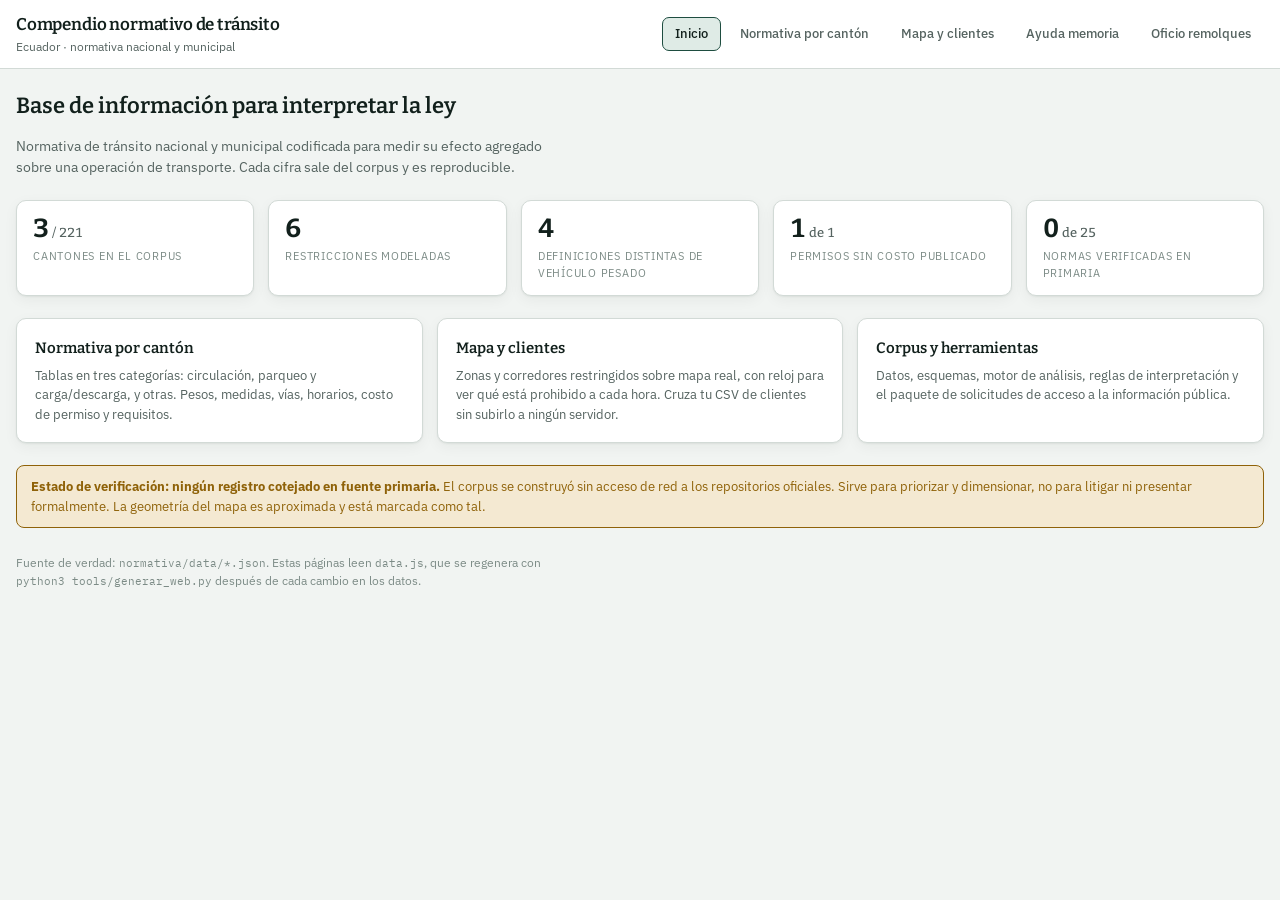
<file: normativa/web/index.html>
<!doctype html>
<html lang="es">
<head>
<meta charset="utf-8">
<meta name="viewport" content="width=device-width, initial-scale=1">
<title>Compendio normativo de tránsito · Ecuador</title>
<link rel="preconnect" href="https://fonts.googleapis.com">
<link rel="preconnect" href="https://fonts.gstatic.com" crossorigin>
<link rel="stylesheet" href="https://fonts.googleapis.com/css2?family=Bitter:wght@500;600;700&family=IBM+Plex+Mono:wght@400;500&family=IBM+Plex+Sans:wght@400;500;600&display=swap">
<link rel="stylesheet" href="estilo.css">
<style>
  .hero { max-width:70ch; }
  .hero p { color:var(--ink-2); }
  .kpis { display:grid; grid-template-columns:repeat(auto-fit,minmax(170px,1fr)); gap:14px; margin:22px 0; }
  .kpi { background:var(--surface); border:1px solid var(--line); border-radius:var(--r);
         padding:14px 16px; box-shadow:var(--shadow); }
  .kpi .v { font-family:var(--slab); font-size:26px; font-weight:700;
            font-variant-numeric:tabular-nums; line-height:1.1; }
  .kpi .v small { font-size:13px; font-weight:500; color:var(--ink-2); }
  .kpi .l { font-size:11px; letter-spacing:.07em; text-transform:uppercase;
            color:var(--ink-3); margin-top:5px; }
  .cards { display:grid; grid-template-columns:repeat(auto-fit,minmax(270px,1fr)); gap:14px; }
  .card { display:block; text-decoration:none; color:inherit; background:var(--surface);
          border:1px solid var(--line); border-radius:var(--r); padding:18px; box-shadow:var(--shadow); }
  .card:hover { border-color:var(--accent); }
  .card h3 { font-size:15px; margin-bottom:6px; }
  .card p { color:var(--ink-2); font-size:13px; margin:0; }
</style>
</head>
<body>
<header class="topbar">
  <div class="topbar-in">
    <div>
      <h1>Compendio normativo de tránsito</h1>
      <div class="sub">Ecuador · normativa nacional y municipal</div>
    </div>
    <nav class="nav">
      <a href="index.html" aria-current="page">Inicio</a>
      <a href="cantones.html">Normativa por cantón</a>
      <a href="mapa.html">Mapa y clientes</a>
      <a href="ayuda-memoria.html">Ayuda memoria</a>
      <a href="oficio-remolques.html">Oficio remolques</a>
    </nav>
  </div>
</header>

<div class="wrap">
  <div class="hero">
    <h2 style="font-size:22px;margin-bottom:8px">Base de información para interpretar la ley</h2>
    <p>Normativa de tránsito nacional y municipal codificada para medir su efecto agregado
    sobre una operación de transporte. Cada cifra sale del corpus y es reproducible.</p>
  </div>

  <div class="kpis" id="kpis"></div>

  <div class="cards">
    <a class="card" href="cantones.html">
      <h3>Normativa por cantón</h3>
      <p>Tablas en tres categorías: circulación, parqueo y carga/descarga, y otras.
      Pesos, medidas, vías, horarios, costo de permiso y requisitos.</p>
    </a>
    <a class="card" href="mapa.html">
      <h3>Mapa y clientes</h3>
      <p>Zonas y corredores restringidos sobre mapa real, con reloj para ver qué está
      prohibido a cada hora. Cruza tu CSV de clientes sin subirlo a ningún servidor.</p>
    </a>
    <a class="card" href="https://github.com/Demacollc1/planeacionderuta/tree/main/normativa">
      <h3>Corpus y herramientas</h3>
      <p>Datos, esquemas, motor de análisis, reglas de interpretación y el paquete de
      solicitudes de acceso a la información pública.</p>
    </a>
  </div>

  <div class="aviso warn" style="margin-top:22px">
    <strong>Estado de verificación: ningún registro cotejado en fuente primaria.</strong>
    El corpus se construyó sin acceso de red a los repositorios oficiales. Sirve para
    priorizar y dimensionar, no para litigar ni presentar formalmente. La geometría del
    mapa es aproximada y está marcada como tal.
  </div>

  <p class="foot">
    Fuente de verdad: <code>normativa/data/*.json</code>. Estas páginas leen
    <code>data.js</code>, que se regenera con <code>python3 tools/generar_web.py</code>
    después de cada cambio en los datos.
  </p>
</div>

<script src="data.js"></script>
<script>
(function () {
  var C = window.CORPUS;
  var R = C.restricciones.restricciones;
  var totalGad = C.cantones.universo.gad_municipales_con_competencia_asumida;
  var cob = C.cantones.cantones.length;
  var conPermiso = R.filter(function (r) { return (r.permiso || {}).existe === true; }).length;
  var sinCosto = R.filter(function (r) {
    return (r.permiso || {}).existe === true && (r.permiso || {}).costo_usd == null; }).length;
  var umbrales = {};
  R.forEach(function (r) {
    var p = r.parametros || {};
    if ((r.categorias || []).indexOf("circulacion") >= 0) {
      umbrales[[p.pbv_min_t, p.operador_umbral, p.largo_max_m].join("|")] = 1;
    }
  });
  var kpis = [
    [cob + '<small> / ' + totalGad + "</small>", "Cantones en el corpus"],
    [R.length, "Restricciones modeladas"],
    [Object.keys(umbrales).length, "Definiciones distintas de vehículo pesado"],
    [sinCosto + '<small> de ' + conPermiso + "</small>", "Permisos sin costo publicado"],
    ["0<small> de " + C.normas.normas.length + "</small>", "Normas verificadas en primaria"]
  ];
  document.getElementById("kpis").innerHTML = kpis.map(function (k) {
    return '<div class="kpi"><div class="v">' + k[0] + '</div><div class="l">' + k[1] + "</div></div>";
  }).join("");
})();
</script>
</body>
</html>
</file>
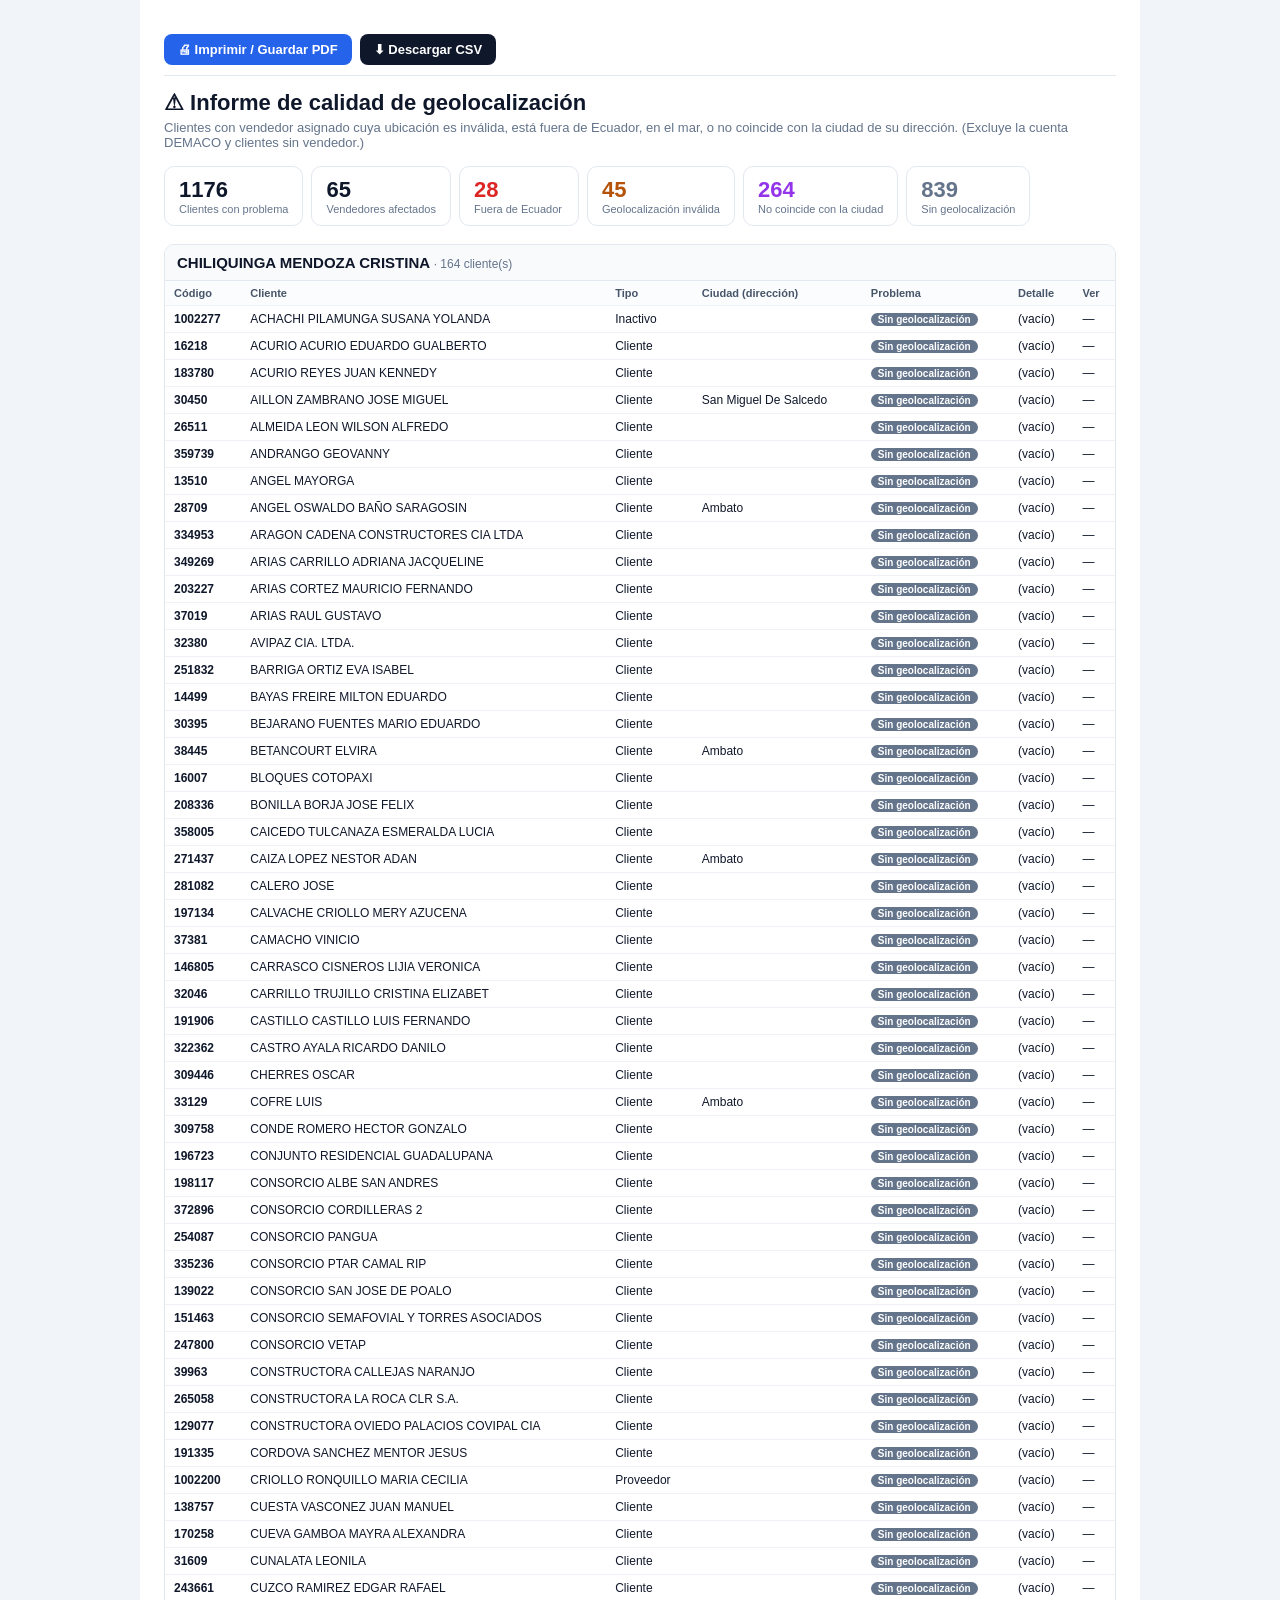
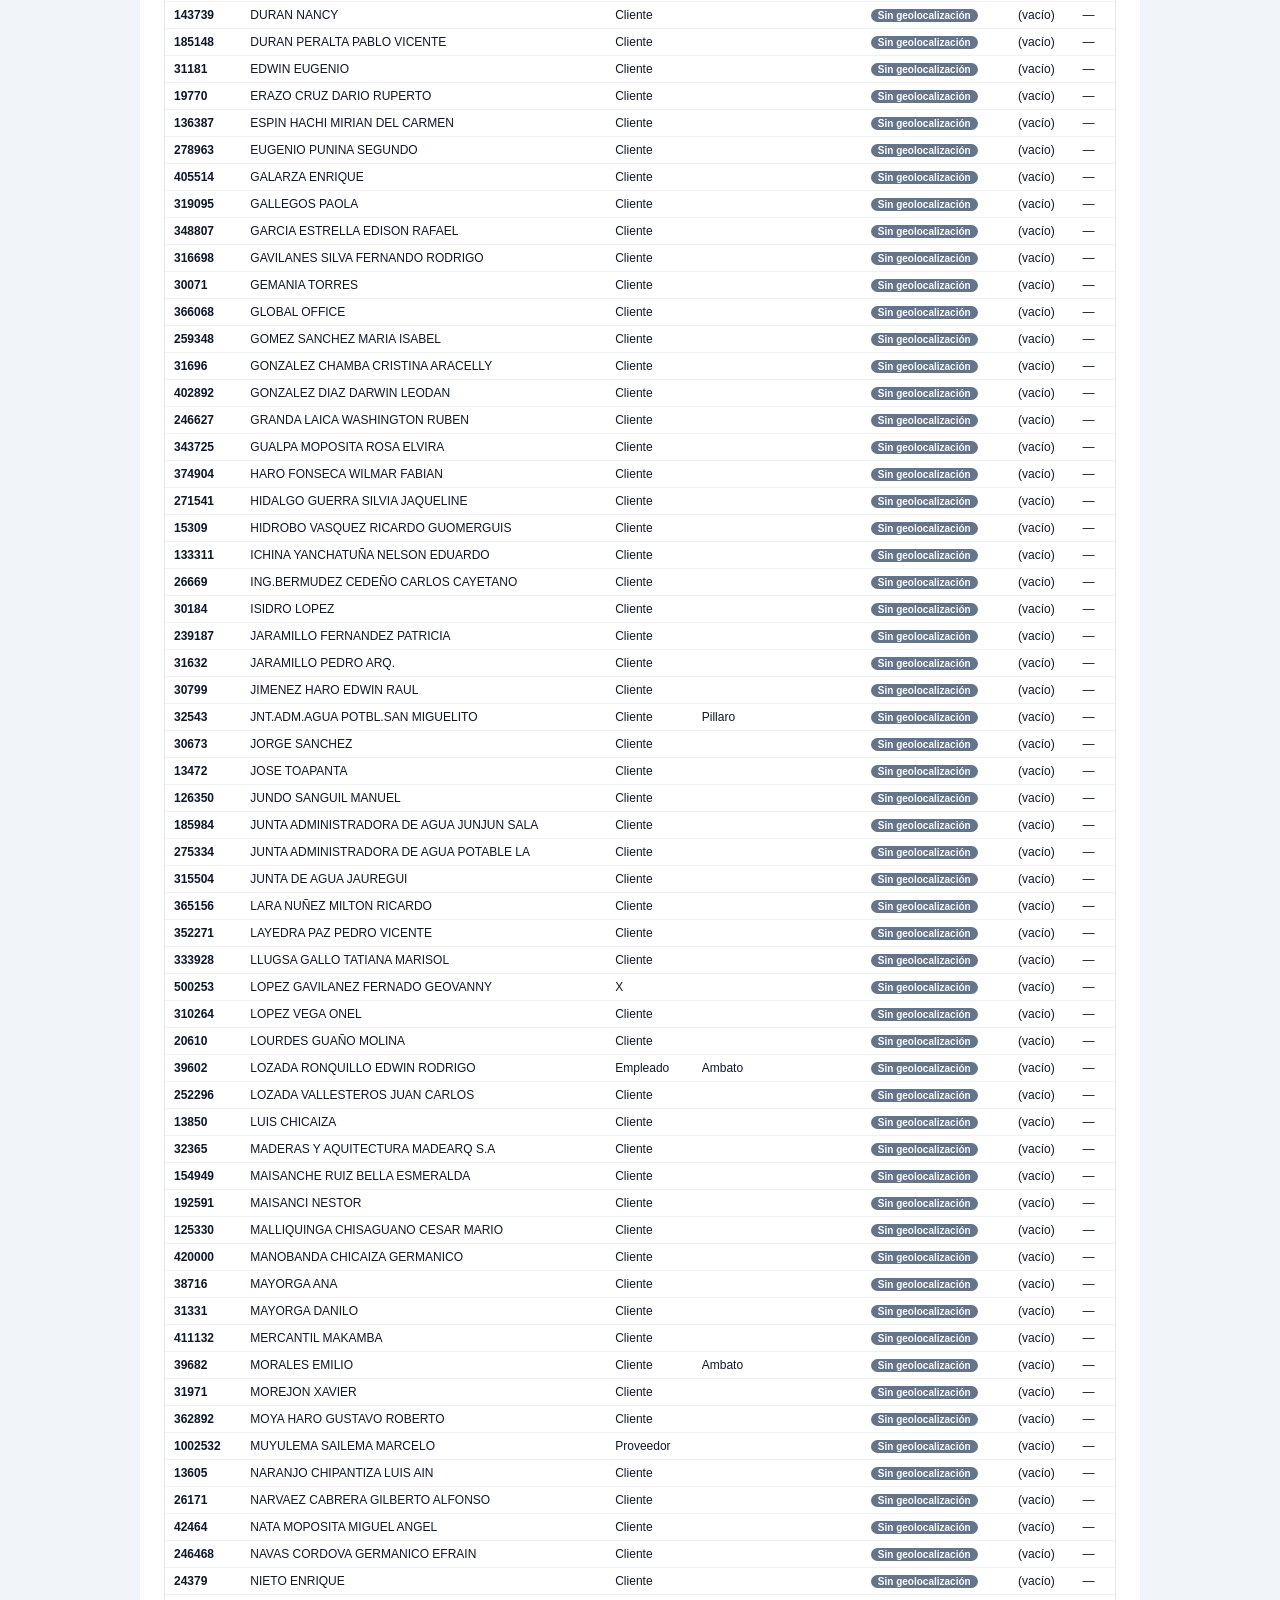
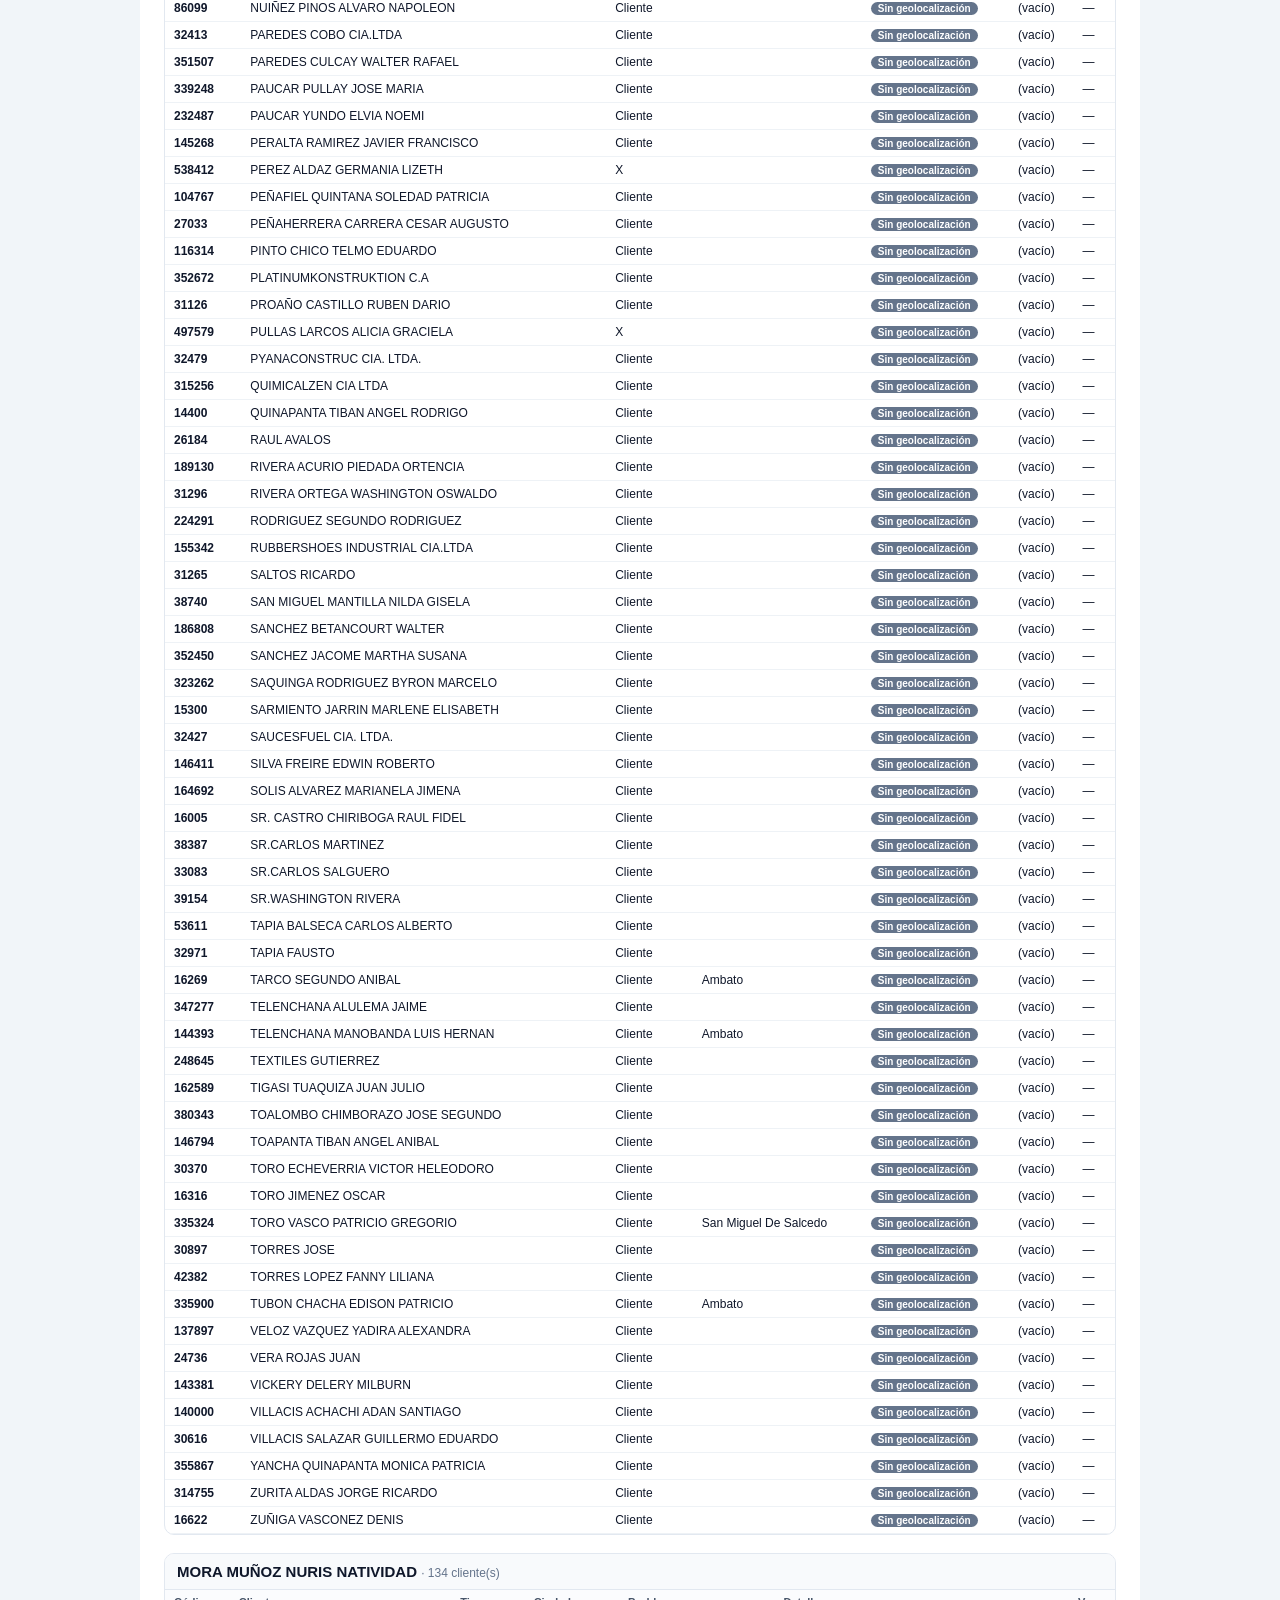
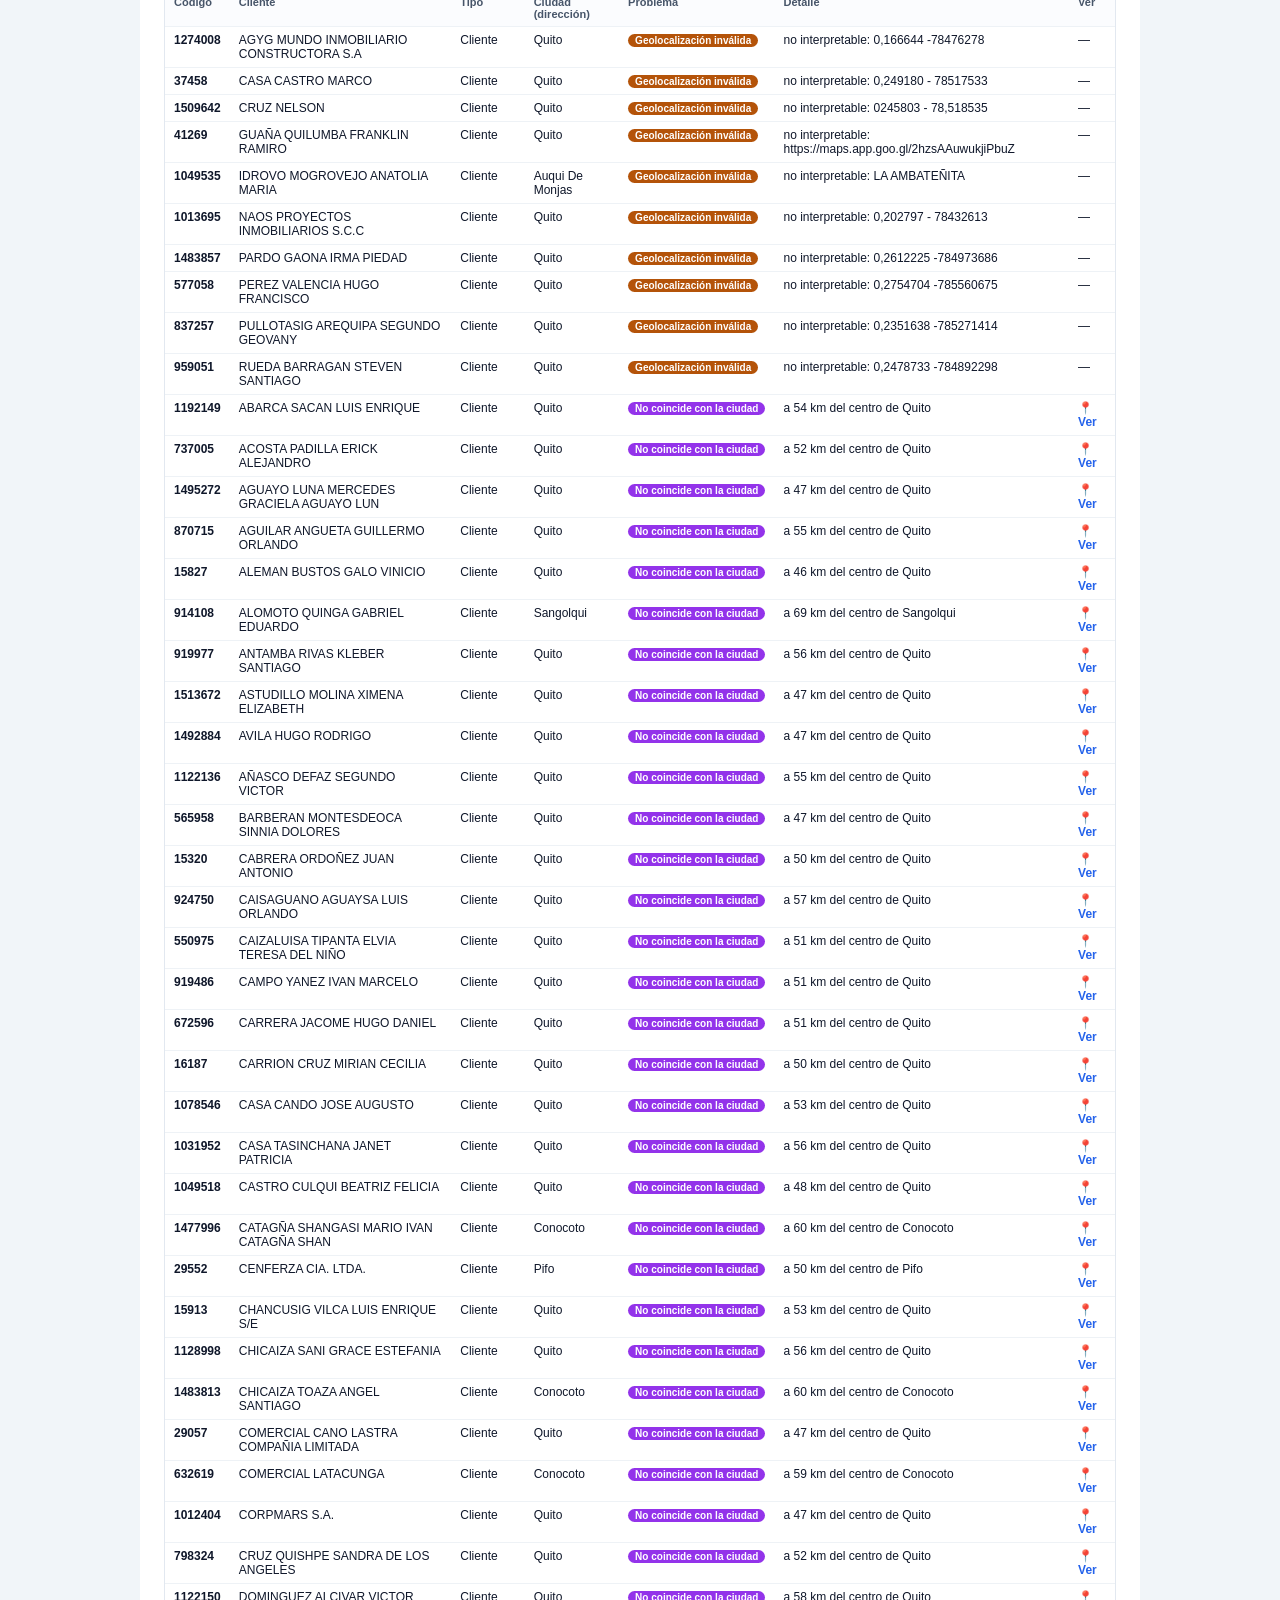
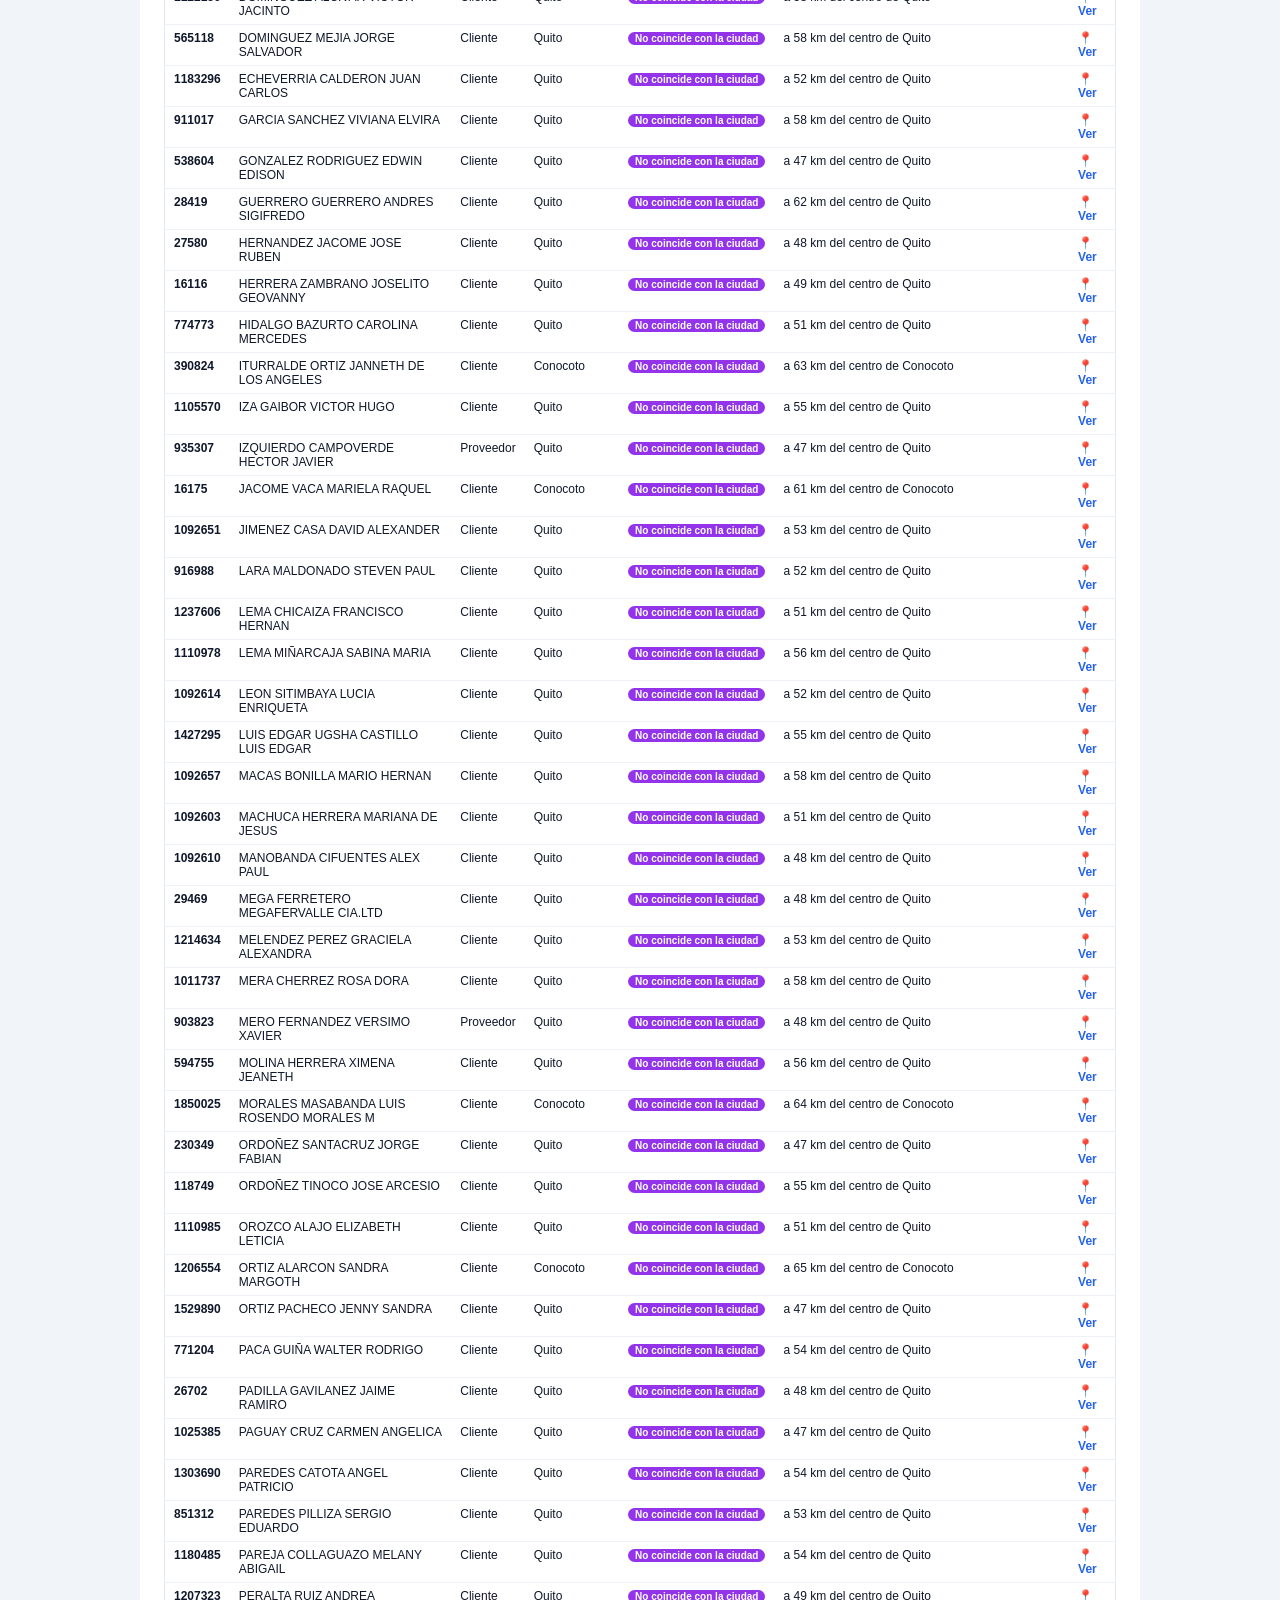
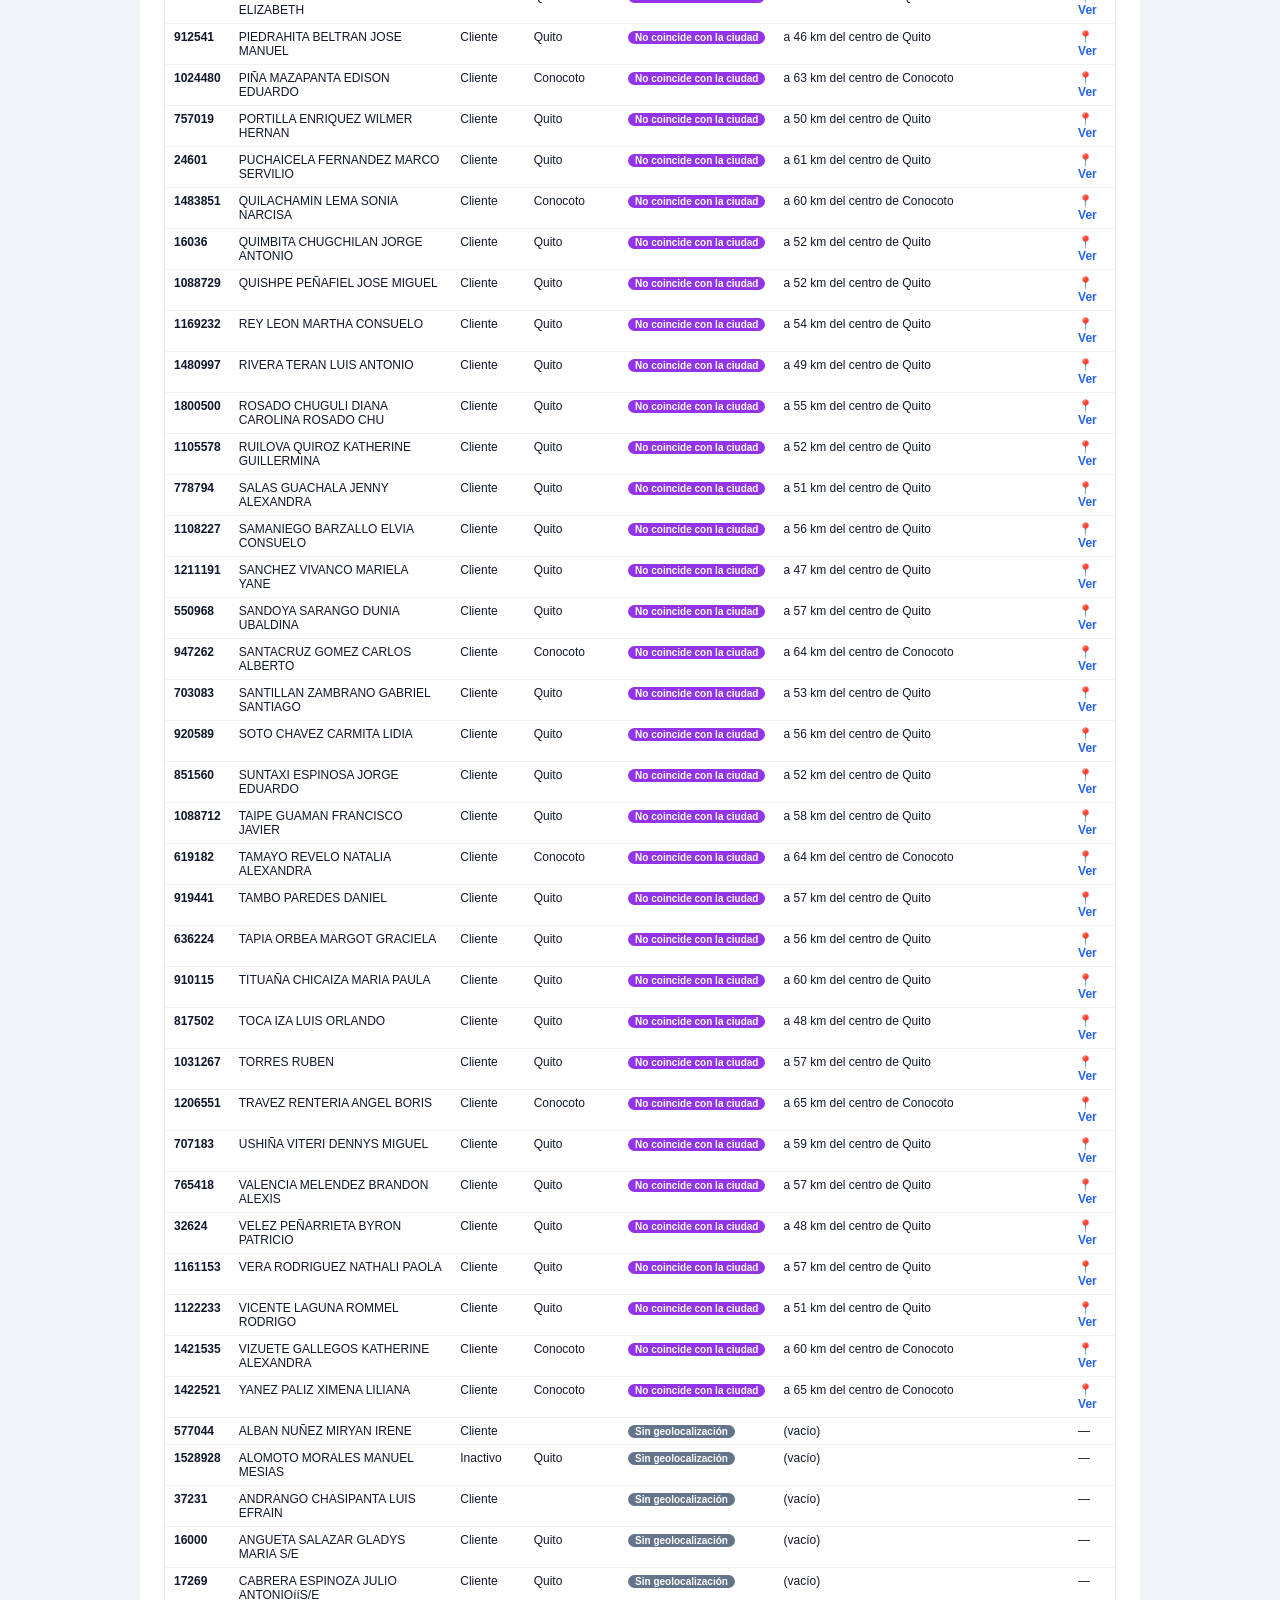
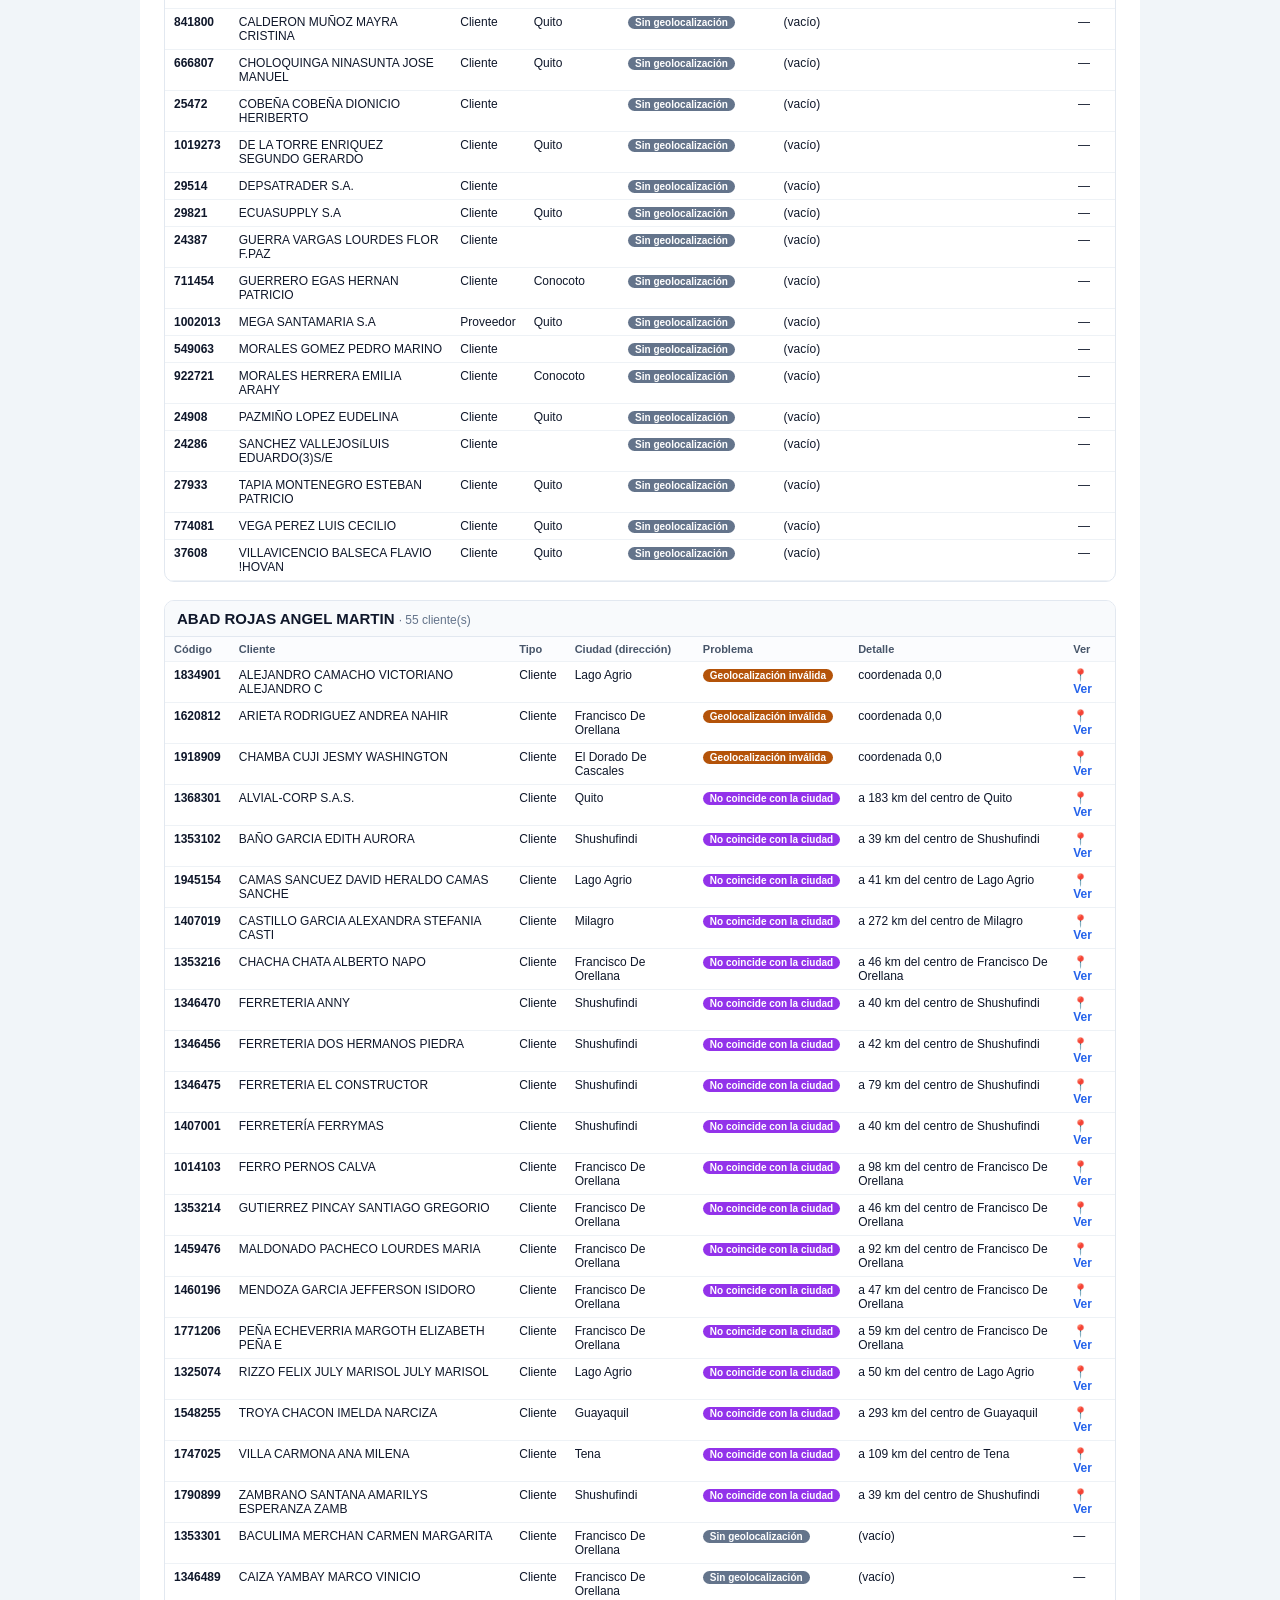
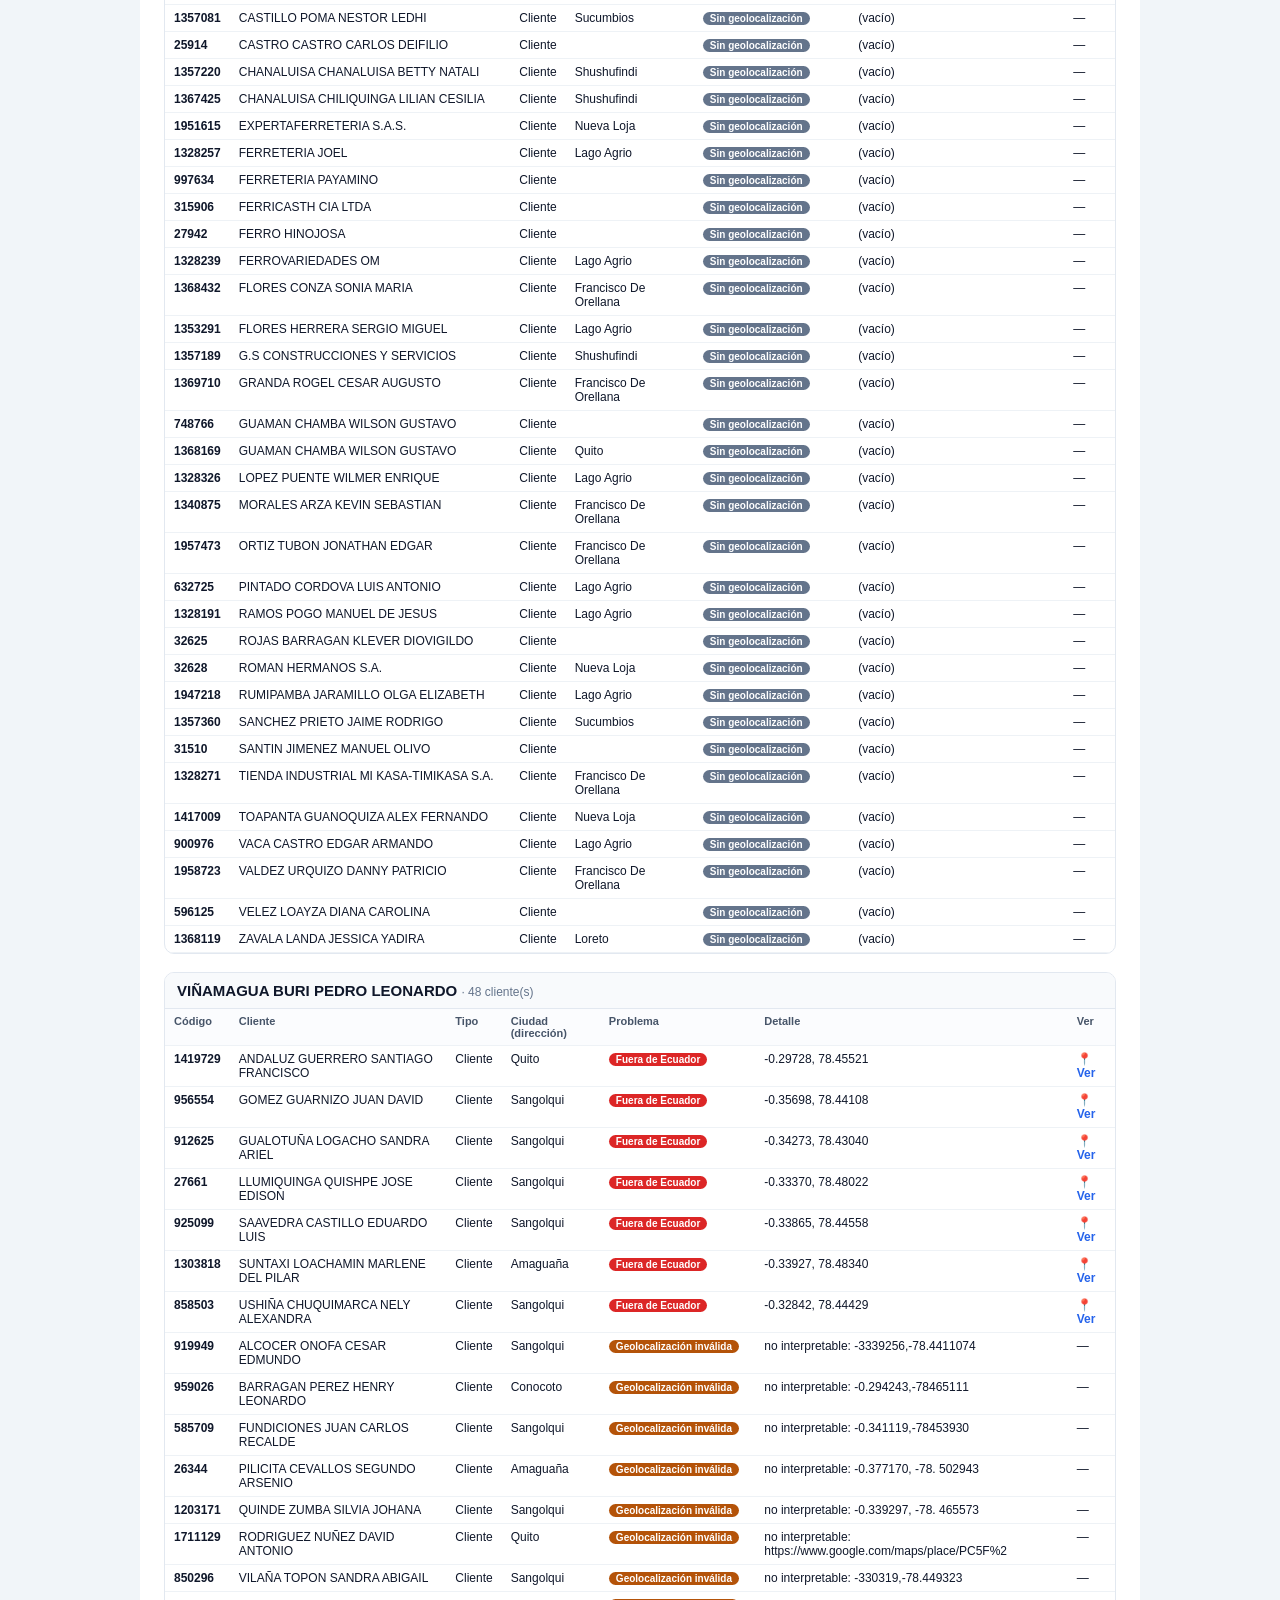
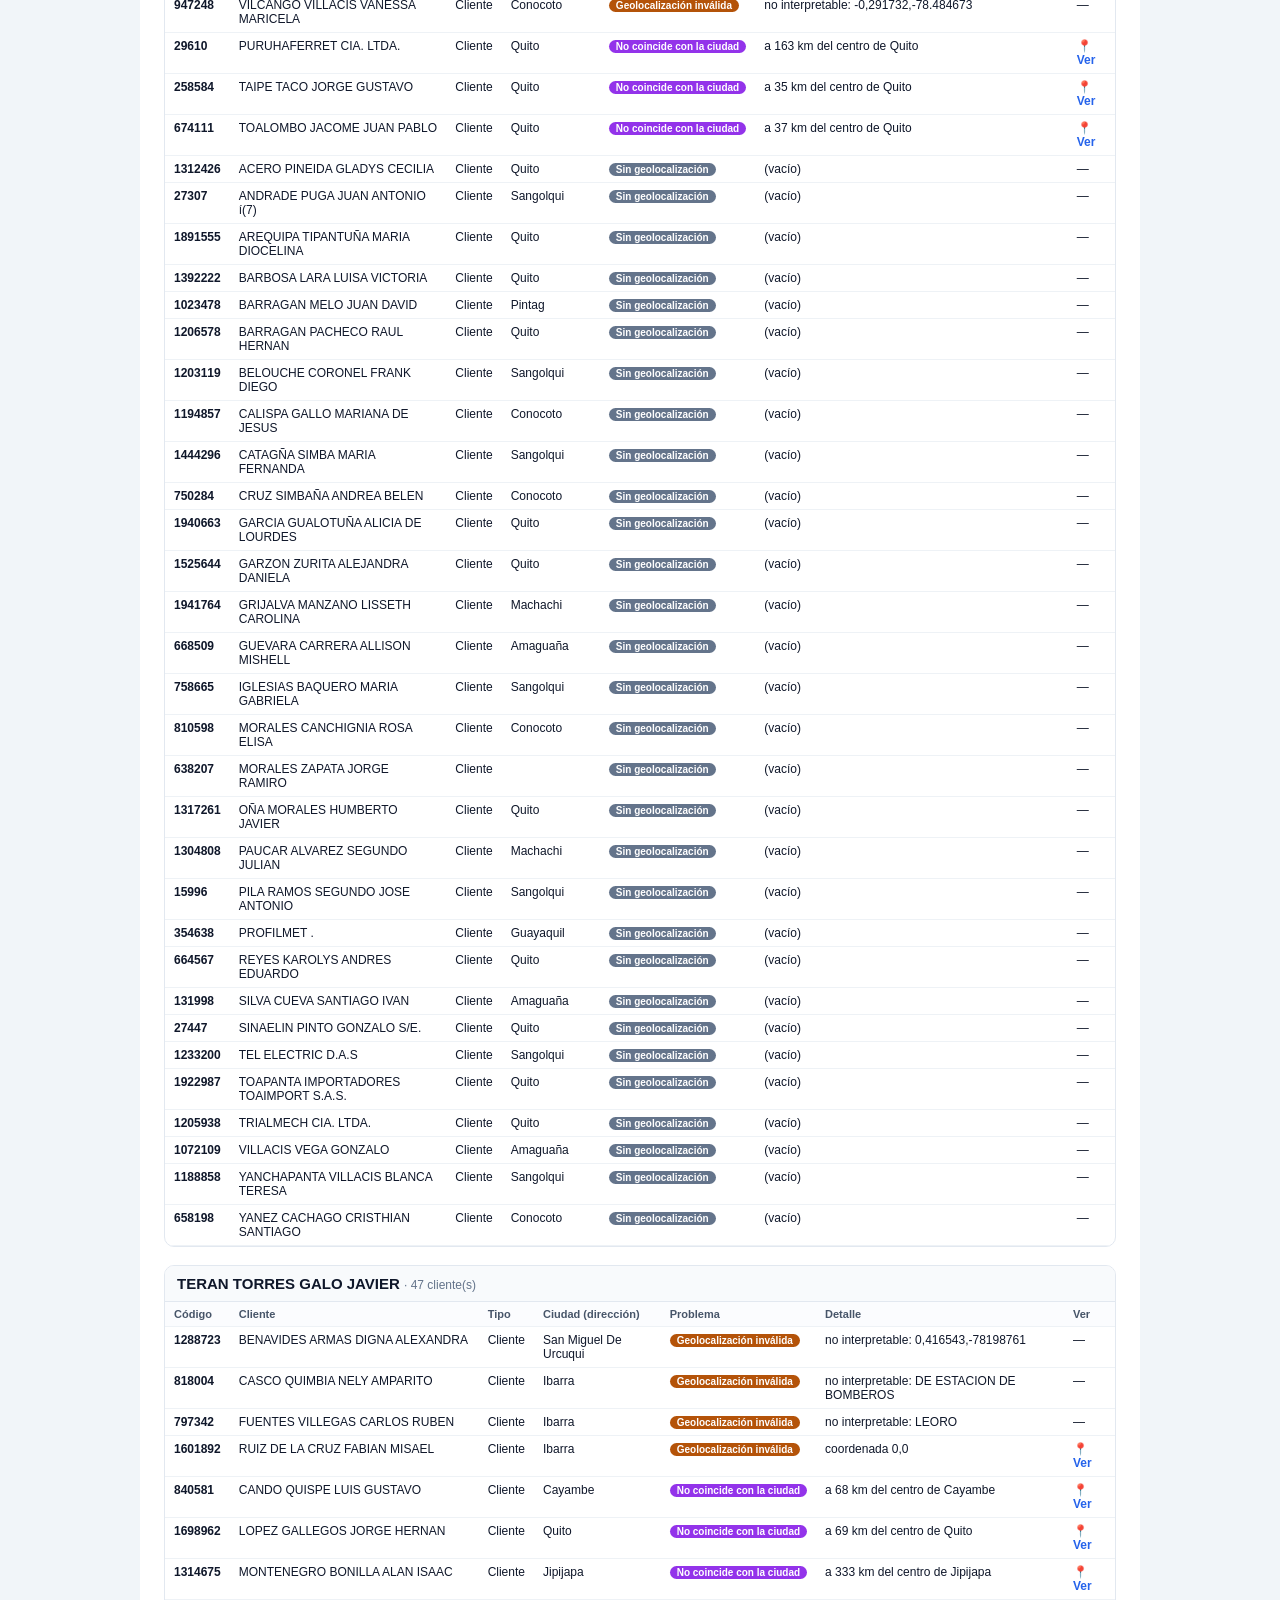
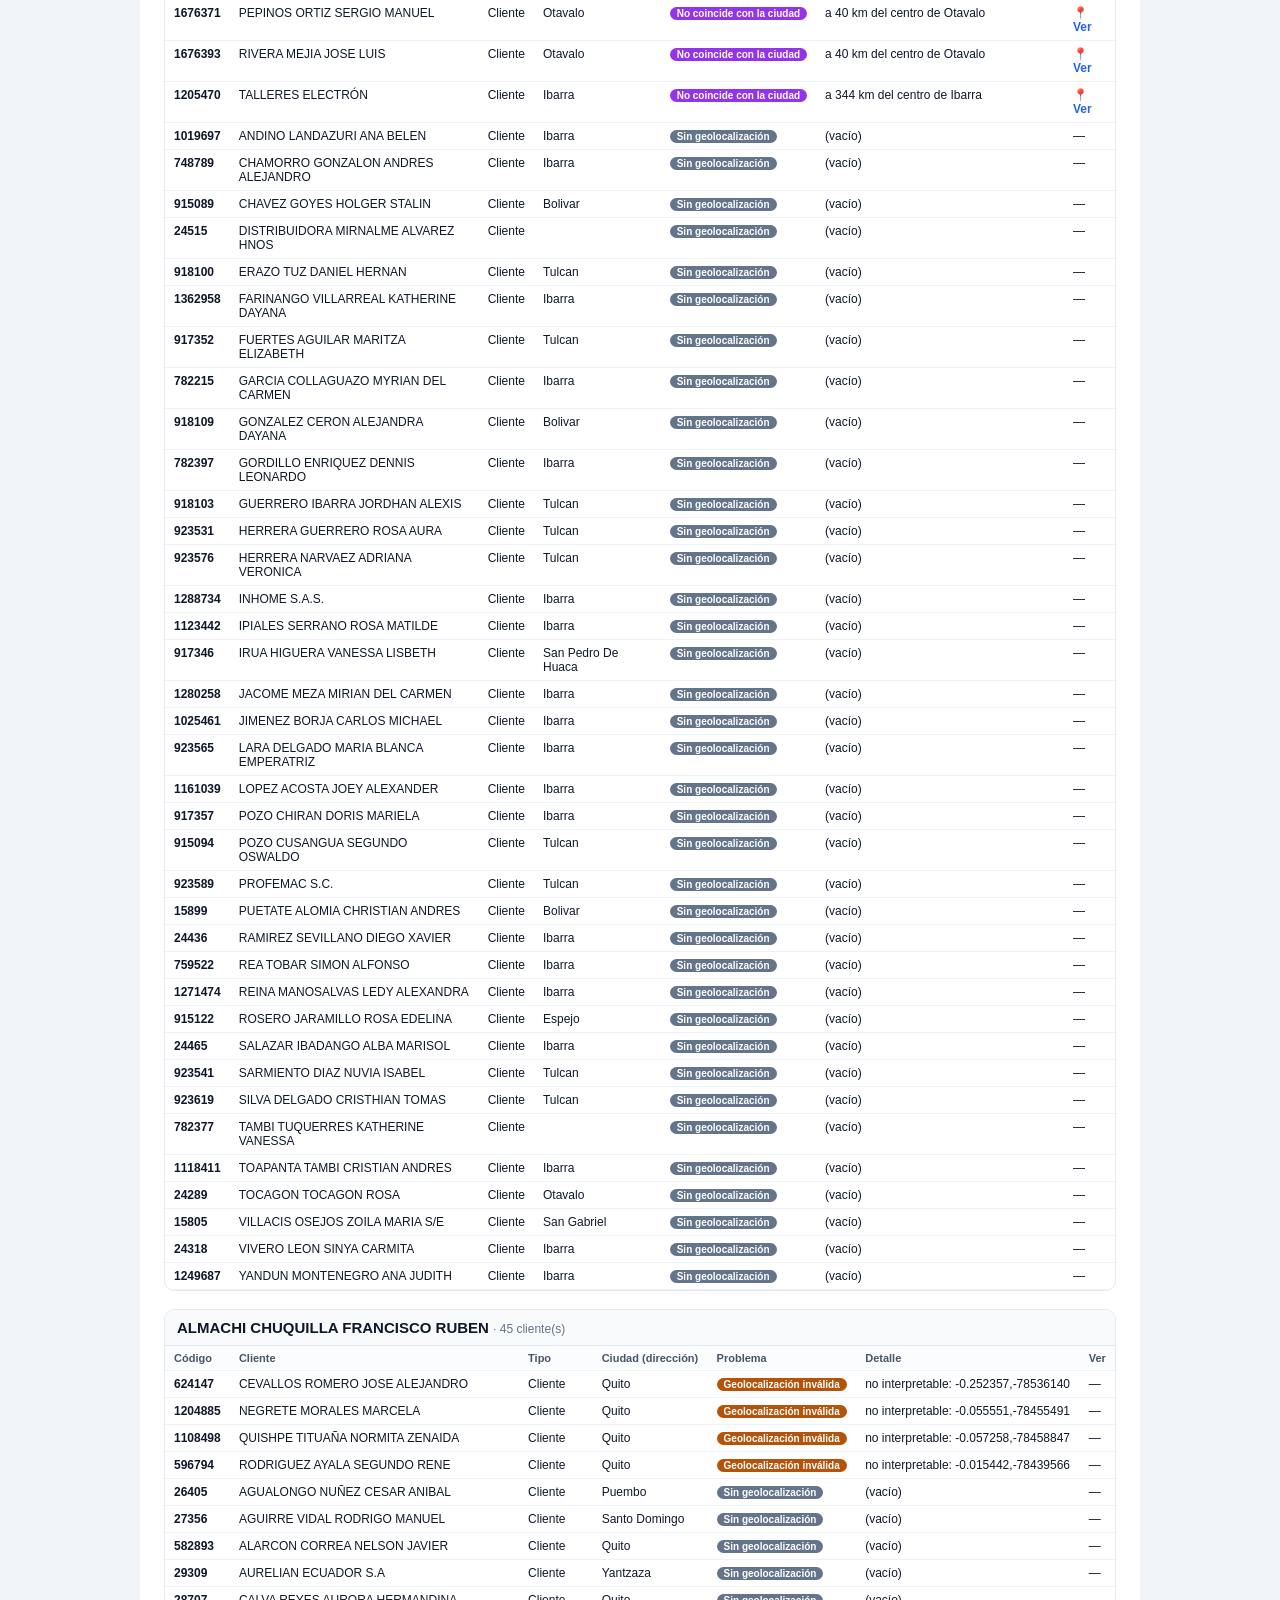
<file: informe-calidad-geolocalizacion.html>
<!DOCTYPE html><html lang=es><head><meta charset=UTF-8><meta name=viewport content="width=device-width,initial-scale=1">
<title>Informe de calidad de geolocalización — Demaco</title><style>
*{box-sizing:border-box}body{font-family:-apple-system,Segoe UI,Roboto,Arial,sans-serif;color:#0f172a;margin:0;background:#f1f5f9}
.wrap{max-width:1000px;margin:0 auto;padding:24px;background:#fff}
h1{font-size:22px;margin:0 0 4px}.sub{color:#64748b;font-size:13px;margin-bottom:16px}
.cards{display:flex;flex-wrap:wrap;gap:8px;margin-bottom:18px}
.card{border:1px solid #e2e8f0;border-radius:10px;padding:10px 14px;min-width:120px}
.card .n{font-size:22px;font-weight:800}.card .l{font-size:11px;color:#64748b}
.vend{margin-bottom:18px;border:1px solid #e2e8f0;border-radius:10px;overflow:hidden}
.vend h2{font-size:15px;margin:0;padding:9px 12px;background:#f8fafc;border-bottom:1px solid #e2e8f0}
.vend h2 .c{color:#64748b;font-weight:400;font-size:12px}
table{width:100%;border-collapse:collapse;font-size:12px}
th,td{border-bottom:1px solid #eef2f6;padding:6px 9px;text-align:left;vertical-align:top}
th{background:#fbfcfe;font-size:11px;color:#475569}
.badge{color:#fff;border-radius:9px;padding:1px 7px;font-size:10px;font-weight:700;white-space:nowrap}
a{color:#2563eb;text-decoration:none;font-weight:600}
.toolbar{position:sticky;top:0;background:#fff;padding:10px 0;border-bottom:1px solid #e2e8f0;margin-bottom:14px;display:flex;gap:8px}
.btn{background:#2563eb;color:#fff;border:0;border-radius:8px;padding:8px 14px;font-size:13px;font-weight:600;cursor:pointer}
@media print{.toolbar{display:none}.wrap{max-width:none}.vend{page-break-inside:avoid}}
</style></head><body><div class=wrap>
<div class=toolbar><button class=btn onclick="window.print()">🖨 Imprimir / Guardar PDF</button>
<a class=btn style="background:#0f172a" href="informe-calidad-geolocalizacion.csv" download>⬇ Descargar CSV</a></div>
<h1>⚠ Informe de calidad de geolocalización</h1>
<div class=sub>Clientes con vendedor asignado cuya ubicación es inválida, está fuera de Ecuador, en el mar, o no coincide con la ciudad de su dirección. (Excluye la cuenta DEMACO y clientes sin vendedor.)</div>
<div class=cards>
<div class=card><div class=n>1176</div><div class=l>Clientes con problema</div></div>
<div class=card><div class=n>65</div><div class=l>Vendedores afectados</div></div><div class=card><div class=n style="color:#dc2626">28</div><div class=l>Fuera de Ecuador</div></div><div class=card><div class=n style="color:#b45309">45</div><div class=l>Geolocalización inválida</div></div><div class=card><div class=n style="color:#9333ea">264</div><div class=l>No coincide con la ciudad</div></div><div class=card><div class=n style="color:#64748b">839</div><div class=l>Sin geolocalización</div></div></div><div class=vend><h2>CHILIQUINGA MENDOZA CRISTINA <span class=c>· 164 cliente(s)</span></h2><table><thead><tr><th>Código</th><th>Cliente</th><th>Tipo</th><th>Ciudad (dirección)</th><th>Problema</th><th>Detalle</th><th>Ver</th></tr></thead><tbody><tr><td><b>1002277</b></td><td>ACHACHI PILAMUNGA SUSANA YOLANDA</td><td>Inactivo</td><td></td><td><span class=badge style="background:#64748b">Sin geolocalización</span></td><td>(vacío)</td><td>—</td></tr><tr><td><b>16218</b></td><td>ACURIO ACURIO EDUARDO GUALBERTO</td><td>Cliente</td><td></td><td><span class=badge style="background:#64748b">Sin geolocalización</span></td><td>(vacío)</td><td>—</td></tr><tr><td><b>183780</b></td><td>ACURIO REYES JUAN KENNEDY</td><td>Cliente</td><td></td><td><span class=badge style="background:#64748b">Sin geolocalización</span></td><td>(vacío)</td><td>—</td></tr><tr><td><b>30450</b></td><td>AILLON ZAMBRANO JOSE MIGUEL</td><td>Cliente</td><td>San Miguel De Salcedo</td><td><span class=badge style="background:#64748b">Sin geolocalización</span></td><td>(vacío)</td><td>—</td></tr><tr><td><b>26511</b></td><td>ALMEIDA LEON WILSON ALFREDO</td><td>Cliente</td><td></td><td><span class=badge style="background:#64748b">Sin geolocalización</span></td><td>(vacío)</td><td>—</td></tr><tr><td><b>359739</b></td><td>ANDRANGO GEOVANNY</td><td>Cliente</td><td></td><td><span class=badge style="background:#64748b">Sin geolocalización</span></td><td>(vacío)</td><td>—</td></tr><tr><td><b>13510</b></td><td>ANGEL MAYORGA</td><td>Cliente</td><td></td><td><span class=badge style="background:#64748b">Sin geolocalización</span></td><td>(vacío)</td><td>—</td></tr><tr><td><b>28709</b></td><td>ANGEL OSWALDO BAÑO SARAGOSIN</td><td>Cliente</td><td>Ambato</td><td><span class=badge style="background:#64748b">Sin geolocalización</span></td><td>(vacío)</td><td>—</td></tr><tr><td><b>334953</b></td><td>ARAGON CADENA CONSTRUCTORES CIA LTDA</td><td>Cliente</td><td></td><td><span class=badge style="background:#64748b">Sin geolocalización</span></td><td>(vacío)</td><td>—</td></tr><tr><td><b>349269</b></td><td>ARIAS CARRILLO ADRIANA JACQUELINE</td><td>Cliente</td><td></td><td><span class=badge style="background:#64748b">Sin geolocalización</span></td><td>(vacío)</td><td>—</td></tr><tr><td><b>203227</b></td><td>ARIAS CORTEZ MAURICIO FERNANDO</td><td>Cliente</td><td></td><td><span class=badge style="background:#64748b">Sin geolocalización</span></td><td>(vacío)</td><td>—</td></tr><tr><td><b>37019</b></td><td>ARIAS RAUL GUSTAVO</td><td>Cliente</td><td></td><td><span class=badge style="background:#64748b">Sin geolocalización</span></td><td>(vacío)</td><td>—</td></tr><tr><td><b>32380</b></td><td>AVIPAZ CIA. LTDA.</td><td>Cliente</td><td></td><td><span class=badge style="background:#64748b">Sin geolocalización</span></td><td>(vacío)</td><td>—</td></tr><tr><td><b>251832</b></td><td>BARRIGA ORTIZ EVA ISABEL</td><td>Cliente</td><td></td><td><span class=badge style="background:#64748b">Sin geolocalización</span></td><td>(vacío)</td><td>—</td></tr><tr><td><b>14499</b></td><td>BAYAS FREIRE MILTON EDUARDO</td><td>Cliente</td><td></td><td><span class=badge style="background:#64748b">Sin geolocalización</span></td><td>(vacío)</td><td>—</td></tr><tr><td><b>30395</b></td><td>BEJARANO FUENTES MARIO EDUARDO</td><td>Cliente</td><td></td><td><span class=badge style="background:#64748b">Sin geolocalización</span></td><td>(vacío)</td><td>—</td></tr><tr><td><b>38445</b></td><td>BETANCOURT ELVIRA</td><td>Cliente</td><td>Ambato</td><td><span class=badge style="background:#64748b">Sin geolocalización</span></td><td>(vacío)</td><td>—</td></tr><tr><td><b>16007</b></td><td>BLOQUES COTOPAXI</td><td>Cliente</td><td></td><td><span class=badge style="background:#64748b">Sin geolocalización</span></td><td>(vacío)</td><td>—</td></tr><tr><td><b>208336</b></td><td>BONILLA BORJA JOSE FELIX</td><td>Cliente</td><td></td><td><span class=badge style="background:#64748b">Sin geolocalización</span></td><td>(vacío)</td><td>—</td></tr><tr><td><b>358005</b></td><td>CAICEDO TULCANAZA ESMERALDA LUCIA</td><td>Cliente</td><td></td><td><span class=badge style="background:#64748b">Sin geolocalización</span></td><td>(vacío)</td><td>—</td></tr><tr><td><b>271437</b></td><td>CAIZA LOPEZ NESTOR ADAN</td><td>Cliente</td><td>Ambato</td><td><span class=badge style="background:#64748b">Sin geolocalización</span></td><td>(vacío)</td><td>—</td></tr><tr><td><b>281082</b></td><td>CALERO JOSE</td><td>Cliente</td><td></td><td><span class=badge style="background:#64748b">Sin geolocalización</span></td><td>(vacío)</td><td>—</td></tr><tr><td><b>197134</b></td><td>CALVACHE CRIOLLO MERY AZUCENA</td><td>Cliente</td><td></td><td><span class=badge style="background:#64748b">Sin geolocalización</span></td><td>(vacío)</td><td>—</td></tr><tr><td><b>37381</b></td><td>CAMACHO VINICIO</td><td>Cliente</td><td></td><td><span class=badge style="background:#64748b">Sin geolocalización</span></td><td>(vacío)</td><td>—</td></tr><tr><td><b>146805</b></td><td>CARRASCO CISNEROS LIJIA VERONICA</td><td>Cliente</td><td></td><td><span class=badge style="background:#64748b">Sin geolocalización</span></td><td>(vacío)</td><td>—</td></tr><tr><td><b>32046</b></td><td>CARRILLO TRUJILLO CRISTINA ELIZABET</td><td>Cliente</td><td></td><td><span class=badge style="background:#64748b">Sin geolocalización</span></td><td>(vacío)</td><td>—</td></tr><tr><td><b>191906</b></td><td>CASTILLO CASTILLO LUIS FERNANDO</td><td>Cliente</td><td></td><td><span class=badge style="background:#64748b">Sin geolocalización</span></td><td>(vacío)</td><td>—</td></tr><tr><td><b>322362</b></td><td>CASTRO AYALA RICARDO DANILO</td><td>Cliente</td><td></td><td><span class=badge style="background:#64748b">Sin geolocalización</span></td><td>(vacío)</td><td>—</td></tr><tr><td><b>309446</b></td><td>CHERRES OSCAR</td><td>Cliente</td><td></td><td><span class=badge style="background:#64748b">Sin geolocalización</span></td><td>(vacío)</td><td>—</td></tr><tr><td><b>33129</b></td><td>COFRE LUIS</td><td>Cliente</td><td>Ambato</td><td><span class=badge style="background:#64748b">Sin geolocalización</span></td><td>(vacío)</td><td>—</td></tr><tr><td><b>309758</b></td><td>CONDE ROMERO HECTOR GONZALO</td><td>Cliente</td><td></td><td><span class=badge style="background:#64748b">Sin geolocalización</span></td><td>(vacío)</td><td>—</td></tr><tr><td><b>196723</b></td><td>CONJUNTO RESIDENCIAL GUADALUPANA</td><td>Cliente</td><td></td><td><span class=badge style="background:#64748b">Sin geolocalización</span></td><td>(vacío)</td><td>—</td></tr><tr><td><b>198117</b></td><td>CONSORCIO ALBE SAN ANDRES</td><td>Cliente</td><td></td><td><span class=badge style="background:#64748b">Sin geolocalización</span></td><td>(vacío)</td><td>—</td></tr><tr><td><b>372896</b></td><td>CONSORCIO CORDILLERAS 2</td><td>Cliente</td><td></td><td><span class=badge style="background:#64748b">Sin geolocalización</span></td><td>(vacío)</td><td>—</td></tr><tr><td><b>254087</b></td><td>CONSORCIO PANGUA</td><td>Cliente</td><td></td><td><span class=badge style="background:#64748b">Sin geolocalización</span></td><td>(vacío)</td><td>—</td></tr><tr><td><b>335236</b></td><td>CONSORCIO PTAR CAMAL RIP</td><td>Cliente</td><td></td><td><span class=badge style="background:#64748b">Sin geolocalización</span></td><td>(vacío)</td><td>—</td></tr><tr><td><b>139022</b></td><td>CONSORCIO SAN JOSE DE POALO</td><td>Cliente</td><td></td><td><span class=badge style="background:#64748b">Sin geolocalización</span></td><td>(vacío)</td><td>—</td></tr><tr><td><b>151463</b></td><td>CONSORCIO SEMAFOVIAL Y TORRES ASOCIADOS</td><td>Cliente</td><td></td><td><span class=badge style="background:#64748b">Sin geolocalización</span></td><td>(vacío)</td><td>—</td></tr><tr><td><b>247800</b></td><td>CONSORCIO VETAP</td><td>Cliente</td><td></td><td><span class=badge style="background:#64748b">Sin geolocalización</span></td><td>(vacío)</td><td>—</td></tr><tr><td><b>39963</b></td><td>CONSTRUCTORA CALLEJAS NARANJO</td><td>Cliente</td><td></td><td><span class=badge style="background:#64748b">Sin geolocalización</span></td><td>(vacío)</td><td>—</td></tr><tr><td><b>265058</b></td><td>CONSTRUCTORA LA ROCA CLR S.A.</td><td>Cliente</td><td></td><td><span class=badge style="background:#64748b">Sin geolocalización</span></td><td>(vacío)</td><td>—</td></tr><tr><td><b>129077</b></td><td>CONSTRUCTORA OVIEDO PALACIOS COVIPAL CIA</td><td>Cliente</td><td></td><td><span class=badge style="background:#64748b">Sin geolocalización</span></td><td>(vacío)</td><td>—</td></tr><tr><td><b>191335</b></td><td>CORDOVA SANCHEZ MENTOR JESUS</td><td>Cliente</td><td></td><td><span class=badge style="background:#64748b">Sin geolocalización</span></td><td>(vacío)</td><td>—</td></tr><tr><td><b>1002200</b></td><td>CRIOLLO RONQUILLO MARIA CECILIA</td><td>Proveedor</td><td></td><td><span class=badge style="background:#64748b">Sin geolocalización</span></td><td>(vacío)</td><td>—</td></tr><tr><td><b>138757</b></td><td>CUESTA VASCONEZ JUAN MANUEL</td><td>Cliente</td><td></td><td><span class=badge style="background:#64748b">Sin geolocalización</span></td><td>(vacío)</td><td>—</td></tr><tr><td><b>170258</b></td><td>CUEVA GAMBOA MAYRA ALEXANDRA</td><td>Cliente</td><td></td><td><span class=badge style="background:#64748b">Sin geolocalización</span></td><td>(vacío)</td><td>—</td></tr><tr><td><b>31609</b></td><td>CUNALATA LEONILA</td><td>Cliente</td><td></td><td><span class=badge style="background:#64748b">Sin geolocalización</span></td><td>(vacío)</td><td>—</td></tr><tr><td><b>243661</b></td><td>CUZCO RAMIREZ EDGAR RAFAEL</td><td>Cliente</td><td></td><td><span class=badge style="background:#64748b">Sin geolocalización</span></td><td>(vacío)</td><td>—</td></tr><tr><td><b>143739</b></td><td>DURAN NANCY</td><td>Cliente</td><td></td><td><span class=badge style="background:#64748b">Sin geolocalización</span></td><td>(vacío)</td><td>—</td></tr><tr><td><b>185148</b></td><td>DURAN PERALTA PABLO VICENTE</td><td>Cliente</td><td></td><td><span class=badge style="background:#64748b">Sin geolocalización</span></td><td>(vacío)</td><td>—</td></tr><tr><td><b>31181</b></td><td>EDWIN EUGENIO</td><td>Cliente</td><td></td><td><span class=badge style="background:#64748b">Sin geolocalización</span></td><td>(vacío)</td><td>—</td></tr><tr><td><b>19770</b></td><td>ERAZO CRUZ DARIO RUPERTO</td><td>Cliente</td><td></td><td><span class=badge style="background:#64748b">Sin geolocalización</span></td><td>(vacío)</td><td>—</td></tr><tr><td><b>136387</b></td><td>ESPIN HACHI MIRIAN DEL CARMEN</td><td>Cliente</td><td></td><td><span class=badge style="background:#64748b">Sin geolocalización</span></td><td>(vacío)</td><td>—</td></tr><tr><td><b>278963</b></td><td>EUGENIO PUNINA SEGUNDO</td><td>Cliente</td><td></td><td><span class=badge style="background:#64748b">Sin geolocalización</span></td><td>(vacío)</td><td>—</td></tr><tr><td><b>405514</b></td><td>GALARZA ENRIQUE</td><td>Cliente</td><td></td><td><span class=badge style="background:#64748b">Sin geolocalización</span></td><td>(vacío)</td><td>—</td></tr><tr><td><b>319095</b></td><td>GALLEGOS PAOLA</td><td>Cliente</td><td></td><td><span class=badge style="background:#64748b">Sin geolocalización</span></td><td>(vacío)</td><td>—</td></tr><tr><td><b>348807</b></td><td>GARCIA ESTRELLA EDISON RAFAEL</td><td>Cliente</td><td></td><td><span class=badge style="background:#64748b">Sin geolocalización</span></td><td>(vacío)</td><td>—</td></tr><tr><td><b>316698</b></td><td>GAVILANES SILVA FERNANDO RODRIGO</td><td>Cliente</td><td></td><td><span class=badge style="background:#64748b">Sin geolocalización</span></td><td>(vacío)</td><td>—</td></tr><tr><td><b>30071</b></td><td>GEMANIA TORRES</td><td>Cliente</td><td></td><td><span class=badge style="background:#64748b">Sin geolocalización</span></td><td>(vacío)</td><td>—</td></tr><tr><td><b>366068</b></td><td>GLOBAL OFFICE</td><td>Cliente</td><td></td><td><span class=badge style="background:#64748b">Sin geolocalización</span></td><td>(vacío)</td><td>—</td></tr><tr><td><b>259348</b></td><td>GOMEZ SANCHEZ MARIA ISABEL</td><td>Cliente</td><td></td><td><span class=badge style="background:#64748b">Sin geolocalización</span></td><td>(vacío)</td><td>—</td></tr><tr><td><b>31696</b></td><td>GONZALEZ CHAMBA CRISTINA ARACELLY</td><td>Cliente</td><td></td><td><span class=badge style="background:#64748b">Sin geolocalización</span></td><td>(vacío)</td><td>—</td></tr><tr><td><b>402892</b></td><td>GONZALEZ DIAZ DARWIN LEODAN</td><td>Cliente</td><td></td><td><span class=badge style="background:#64748b">Sin geolocalización</span></td><td>(vacío)</td><td>—</td></tr><tr><td><b>246627</b></td><td>GRANDA LAICA WASHINGTON RUBEN</td><td>Cliente</td><td></td><td><span class=badge style="background:#64748b">Sin geolocalización</span></td><td>(vacío)</td><td>—</td></tr><tr><td><b>343725</b></td><td>GUALPA MOPOSITA ROSA ELVIRA</td><td>Cliente</td><td></td><td><span class=badge style="background:#64748b">Sin geolocalización</span></td><td>(vacío)</td><td>—</td></tr><tr><td><b>374904</b></td><td>HARO FONSECA WILMAR FABIAN</td><td>Cliente</td><td></td><td><span class=badge style="background:#64748b">Sin geolocalización</span></td><td>(vacío)</td><td>—</td></tr><tr><td><b>271541</b></td><td>HIDALGO GUERRA SILVIA JAQUELINE</td><td>Cliente</td><td></td><td><span class=badge style="background:#64748b">Sin geolocalización</span></td><td>(vacío)</td><td>—</td></tr><tr><td><b>15309</b></td><td>HIDROBO VASQUEZ RICARDO GUOMERGUIS</td><td>Cliente</td><td></td><td><span class=badge style="background:#64748b">Sin geolocalización</span></td><td>(vacío)</td><td>—</td></tr><tr><td><b>133311</b></td><td>ICHINA YANCHATUÑA NELSON EDUARDO</td><td>Cliente</td><td></td><td><span class=badge style="background:#64748b">Sin geolocalización</span></td><td>(vacío)</td><td>—</td></tr><tr><td><b>26669</b></td><td>ING.BERMUDEZ CEDEÑO CARLOS CAYETANO</td><td>Cliente</td><td></td><td><span class=badge style="background:#64748b">Sin geolocalización</span></td><td>(vacío)</td><td>—</td></tr><tr><td><b>30184</b></td><td>ISIDRO LOPEZ</td><td>Cliente</td><td></td><td><span class=badge style="background:#64748b">Sin geolocalización</span></td><td>(vacío)</td><td>—</td></tr><tr><td><b>239187</b></td><td>JARAMILLO FERNANDEZ PATRICIA</td><td>Cliente</td><td></td><td><span class=badge style="background:#64748b">Sin geolocalización</span></td><td>(vacío)</td><td>—</td></tr><tr><td><b>31632</b></td><td>JARAMILLO PEDRO ARQ.</td><td>Cliente</td><td></td><td><span class=badge style="background:#64748b">Sin geolocalización</span></td><td>(vacío)</td><td>—</td></tr><tr><td><b>30799</b></td><td>JIMENEZ HARO EDWIN RAUL</td><td>Cliente</td><td></td><td><span class=badge style="background:#64748b">Sin geolocalización</span></td><td>(vacío)</td><td>—</td></tr><tr><td><b>32543</b></td><td>JNT.ADM.AGUA POTBL.SAN MIGUELITO</td><td>Cliente</td><td>Pillaro</td><td><span class=badge style="background:#64748b">Sin geolocalización</span></td><td>(vacío)</td><td>—</td></tr><tr><td><b>30673</b></td><td>JORGE SANCHEZ</td><td>Cliente</td><td></td><td><span class=badge style="background:#64748b">Sin geolocalización</span></td><td>(vacío)</td><td>—</td></tr><tr><td><b>13472</b></td><td>JOSE TOAPANTA</td><td>Cliente</td><td></td><td><span class=badge style="background:#64748b">Sin geolocalización</span></td><td>(vacío)</td><td>—</td></tr><tr><td><b>126350</b></td><td>JUNDO SANGUIL MANUEL</td><td>Cliente</td><td></td><td><span class=badge style="background:#64748b">Sin geolocalización</span></td><td>(vacío)</td><td>—</td></tr><tr><td><b>185984</b></td><td>JUNTA ADMINISTRADORA DE AGUA JUNJUN SALA</td><td>Cliente</td><td></td><td><span class=badge style="background:#64748b">Sin geolocalización</span></td><td>(vacío)</td><td>—</td></tr><tr><td><b>275334</b></td><td>JUNTA ADMINISTRADORA DE AGUA POTABLE LA</td><td>Cliente</td><td></td><td><span class=badge style="background:#64748b">Sin geolocalización</span></td><td>(vacío)</td><td>—</td></tr><tr><td><b>315504</b></td><td>JUNTA DE AGUA JAUREGUI</td><td>Cliente</td><td></td><td><span class=badge style="background:#64748b">Sin geolocalización</span></td><td>(vacío)</td><td>—</td></tr><tr><td><b>365156</b></td><td>LARA NUÑEZ MILTON RICARDO</td><td>Cliente</td><td></td><td><span class=badge style="background:#64748b">Sin geolocalización</span></td><td>(vacío)</td><td>—</td></tr><tr><td><b>352271</b></td><td>LAYEDRA PAZ PEDRO VICENTE</td><td>Cliente</td><td></td><td><span class=badge style="background:#64748b">Sin geolocalización</span></td><td>(vacío)</td><td>—</td></tr><tr><td><b>333928</b></td><td>LLUGSA GALLO TATIANA MARISOL</td><td>Cliente</td><td></td><td><span class=badge style="background:#64748b">Sin geolocalización</span></td><td>(vacío)</td><td>—</td></tr><tr><td><b>500253</b></td><td>LOPEZ GAVILANEZ FERNADO GEOVANNY</td><td>X</td><td></td><td><span class=badge style="background:#64748b">Sin geolocalización</span></td><td>(vacío)</td><td>—</td></tr><tr><td><b>310264</b></td><td>LOPEZ VEGA ONEL</td><td>Cliente</td><td></td><td><span class=badge style="background:#64748b">Sin geolocalización</span></td><td>(vacío)</td><td>—</td></tr><tr><td><b>20610</b></td><td>LOURDES GUAÑO MOLINA</td><td>Cliente</td><td></td><td><span class=badge style="background:#64748b">Sin geolocalización</span></td><td>(vacío)</td><td>—</td></tr><tr><td><b>39602</b></td><td>LOZADA RONQUILLO EDWIN RODRIGO</td><td>Empleado</td><td>Ambato</td><td><span class=badge style="background:#64748b">Sin geolocalización</span></td><td>(vacío)</td><td>—</td></tr><tr><td><b>252296</b></td><td>LOZADA VALLESTEROS JUAN CARLOS</td><td>Cliente</td><td></td><td><span class=badge style="background:#64748b">Sin geolocalización</span></td><td>(vacío)</td><td>—</td></tr><tr><td><b>13850</b></td><td>LUIS CHICAIZA</td><td>Cliente</td><td></td><td><span class=badge style="background:#64748b">Sin geolocalización</span></td><td>(vacío)</td><td>—</td></tr><tr><td><b>32365</b></td><td>MADERAS Y AQUITECTURA MADEARQ S.A</td><td>Cliente</td><td></td><td><span class=badge style="background:#64748b">Sin geolocalización</span></td><td>(vacío)</td><td>—</td></tr><tr><td><b>154949</b></td><td>MAISANCHE RUIZ BELLA ESMERALDA</td><td>Cliente</td><td></td><td><span class=badge style="background:#64748b">Sin geolocalización</span></td><td>(vacío)</td><td>—</td></tr><tr><td><b>192591</b></td><td>MAISANCI NESTOR</td><td>Cliente</td><td></td><td><span class=badge style="background:#64748b">Sin geolocalización</span></td><td>(vacío)</td><td>—</td></tr><tr><td><b>125330</b></td><td>MALLIQUINGA CHISAGUANO CESAR MARIO</td><td>Cliente</td><td></td><td><span class=badge style="background:#64748b">Sin geolocalización</span></td><td>(vacío)</td><td>—</td></tr><tr><td><b>420000</b></td><td>MANOBANDA CHICAIZA GERMANICO</td><td>Cliente</td><td></td><td><span class=badge style="background:#64748b">Sin geolocalización</span></td><td>(vacío)</td><td>—</td></tr><tr><td><b>38716</b></td><td>MAYORGA ANA</td><td>Cliente</td><td></td><td><span class=badge style="background:#64748b">Sin geolocalización</span></td><td>(vacío)</td><td>—</td></tr><tr><td><b>31331</b></td><td>MAYORGA DANILO</td><td>Cliente</td><td></td><td><span class=badge style="background:#64748b">Sin geolocalización</span></td><td>(vacío)</td><td>—</td></tr><tr><td><b>411132</b></td><td>MERCANTIL MAKAMBA</td><td>Cliente</td><td></td><td><span class=badge style="background:#64748b">Sin geolocalización</span></td><td>(vacío)</td><td>—</td></tr><tr><td><b>39682</b></td><td>MORALES EMILIO</td><td>Cliente</td><td>Ambato</td><td><span class=badge style="background:#64748b">Sin geolocalización</span></td><td>(vacío)</td><td>—</td></tr><tr><td><b>31971</b></td><td>MOREJON XAVIER</td><td>Cliente</td><td></td><td><span class=badge style="background:#64748b">Sin geolocalización</span></td><td>(vacío)</td><td>—</td></tr><tr><td><b>362892</b></td><td>MOYA HARO GUSTAVO ROBERTO</td><td>Cliente</td><td></td><td><span class=badge style="background:#64748b">Sin geolocalización</span></td><td>(vacío)</td><td>—</td></tr><tr><td><b>1002532</b></td><td>MUYULEMA SAILEMA MARCELO</td><td>Proveedor</td><td></td><td><span class=badge style="background:#64748b">Sin geolocalización</span></td><td>(vacío)</td><td>—</td></tr><tr><td><b>13605</b></td><td>NARANJO CHIPANTIZA LUIS AIN</td><td>Cliente</td><td></td><td><span class=badge style="background:#64748b">Sin geolocalización</span></td><td>(vacío)</td><td>—</td></tr><tr><td><b>26171</b></td><td>NARVAEZ CABRERA GILBERTO ALFONSO</td><td>Cliente</td><td></td><td><span class=badge style="background:#64748b">Sin geolocalización</span></td><td>(vacío)</td><td>—</td></tr><tr><td><b>42464</b></td><td>NATA MOPOSITA MIGUEL ANGEL</td><td>Cliente</td><td></td><td><span class=badge style="background:#64748b">Sin geolocalización</span></td><td>(vacío)</td><td>—</td></tr><tr><td><b>246468</b></td><td>NAVAS CORDOVA GERMANICO EFRAIN</td><td>Cliente</td><td></td><td><span class=badge style="background:#64748b">Sin geolocalización</span></td><td>(vacío)</td><td>—</td></tr><tr><td><b>24379</b></td><td>NIETO ENRIQUE</td><td>Cliente</td><td></td><td><span class=badge style="background:#64748b">Sin geolocalización</span></td><td>(vacío)</td><td>—</td></tr><tr><td><b>86099</b></td><td>NUIÑEZ PINOS ALVARO NAPOLEON</td><td>Cliente</td><td></td><td><span class=badge style="background:#64748b">Sin geolocalización</span></td><td>(vacío)</td><td>—</td></tr><tr><td><b>32413</b></td><td>PAREDES COBO CIA.LTDA</td><td>Cliente</td><td></td><td><span class=badge style="background:#64748b">Sin geolocalización</span></td><td>(vacío)</td><td>—</td></tr><tr><td><b>351507</b></td><td>PAREDES CULCAY WALTER RAFAEL</td><td>Cliente</td><td></td><td><span class=badge style="background:#64748b">Sin geolocalización</span></td><td>(vacío)</td><td>—</td></tr><tr><td><b>339248</b></td><td>PAUCAR PULLAY JOSE MARIA</td><td>Cliente</td><td></td><td><span class=badge style="background:#64748b">Sin geolocalización</span></td><td>(vacío)</td><td>—</td></tr><tr><td><b>232487</b></td><td>PAUCAR YUNDO ELVIA NOEMI</td><td>Cliente</td><td></td><td><span class=badge style="background:#64748b">Sin geolocalización</span></td><td>(vacío)</td><td>—</td></tr><tr><td><b>145268</b></td><td>PERALTA RAMIREZ JAVIER FRANCISCO</td><td>Cliente</td><td></td><td><span class=badge style="background:#64748b">Sin geolocalización</span></td><td>(vacío)</td><td>—</td></tr><tr><td><b>538412</b></td><td>PEREZ ALDAZ GERMANIA LIZETH</td><td>X</td><td></td><td><span class=badge style="background:#64748b">Sin geolocalización</span></td><td>(vacío)</td><td>—</td></tr><tr><td><b>104767</b></td><td>PEÑAFIEL QUINTANA SOLEDAD PATRICIA</td><td>Cliente</td><td></td><td><span class=badge style="background:#64748b">Sin geolocalización</span></td><td>(vacío)</td><td>—</td></tr><tr><td><b>27033</b></td><td>PEÑAHERRERA CARRERA CESAR AUGUSTO</td><td>Cliente</td><td></td><td><span class=badge style="background:#64748b">Sin geolocalización</span></td><td>(vacío)</td><td>—</td></tr><tr><td><b>116314</b></td><td>PINTO CHICO TELMO EDUARDO</td><td>Cliente</td><td></td><td><span class=badge style="background:#64748b">Sin geolocalización</span></td><td>(vacío)</td><td>—</td></tr><tr><td><b>352672</b></td><td>PLATINUMKONSTRUKTION C.A</td><td>Cliente</td><td></td><td><span class=badge style="background:#64748b">Sin geolocalización</span></td><td>(vacío)</td><td>—</td></tr><tr><td><b>31126</b></td><td>PROAÑO CASTILLO RUBEN DARIO</td><td>Cliente</td><td></td><td><span class=badge style="background:#64748b">Sin geolocalización</span></td><td>(vacío)</td><td>—</td></tr><tr><td><b>497579</b></td><td>PULLAS LARCOS ALICIA GRACIELA</td><td>X</td><td></td><td><span class=badge style="background:#64748b">Sin geolocalización</span></td><td>(vacío)</td><td>—</td></tr><tr><td><b>32479</b></td><td>PYANACONSTRUC CIA. LTDA.</td><td>Cliente</td><td></td><td><span class=badge style="background:#64748b">Sin geolocalización</span></td><td>(vacío)</td><td>—</td></tr><tr><td><b>315256</b></td><td>QUIMICALZEN CIA LTDA</td><td>Cliente</td><td></td><td><span class=badge style="background:#64748b">Sin geolocalización</span></td><td>(vacío)</td><td>—</td></tr><tr><td><b>14400</b></td><td>QUINAPANTA TIBAN ANGEL RODRIGO</td><td>Cliente</td><td></td><td><span class=badge style="background:#64748b">Sin geolocalización</span></td><td>(vacío)</td><td>—</td></tr><tr><td><b>26184</b></td><td>RAUL AVALOS</td><td>Cliente</td><td></td><td><span class=badge style="background:#64748b">Sin geolocalización</span></td><td>(vacío)</td><td>—</td></tr><tr><td><b>189130</b></td><td>RIVERA ACURIO PIEDADA ORTENCIA</td><td>Cliente</td><td></td><td><span class=badge style="background:#64748b">Sin geolocalización</span></td><td>(vacío)</td><td>—</td></tr><tr><td><b>31296</b></td><td>RIVERA ORTEGA WASHINGTON OSWALDO</td><td>Cliente</td><td></td><td><span class=badge style="background:#64748b">Sin geolocalización</span></td><td>(vacío)</td><td>—</td></tr><tr><td><b>224291</b></td><td>RODRIGUEZ SEGUNDO RODRIGUEZ</td><td>Cliente</td><td></td><td><span class=badge style="background:#64748b">Sin geolocalización</span></td><td>(vacío)</td><td>—</td></tr><tr><td><b>155342</b></td><td>RUBBERSHOES INDUSTRIAL CIA.LTDA</td><td>Cliente</td><td></td><td><span class=badge style="background:#64748b">Sin geolocalización</span></td><td>(vacío)</td><td>—</td></tr><tr><td><b>31265</b></td><td>SALTOS RICARDO</td><td>Cliente</td><td></td><td><span class=badge style="background:#64748b">Sin geolocalización</span></td><td>(vacío)</td><td>—</td></tr><tr><td><b>38740</b></td><td>SAN MIGUEL MANTILLA NILDA GISELA</td><td>Cliente</td><td></td><td><span class=badge style="background:#64748b">Sin geolocalización</span></td><td>(vacío)</td><td>—</td></tr><tr><td><b>186808</b></td><td>SANCHEZ BETANCOURT WALTER</td><td>Cliente</td><td></td><td><span class=badge style="background:#64748b">Sin geolocalización</span></td><td>(vacío)</td><td>—</td></tr><tr><td><b>352450</b></td><td>SANCHEZ JACOME MARTHA SUSANA</td><td>Cliente</td><td></td><td><span class=badge style="background:#64748b">Sin geolocalización</span></td><td>(vacío)</td><td>—</td></tr><tr><td><b>323262</b></td><td>SAQUINGA RODRIGUEZ BYRON MARCELO</td><td>Cliente</td><td></td><td><span class=badge style="background:#64748b">Sin geolocalización</span></td><td>(vacío)</td><td>—</td></tr><tr><td><b>15300</b></td><td>SARMIENTO  JARRIN MARLENE ELISABETH</td><td>Cliente</td><td></td><td><span class=badge style="background:#64748b">Sin geolocalización</span></td><td>(vacío)</td><td>—</td></tr><tr><td><b>32427</b></td><td>SAUCESFUEL CIA. LTDA.</td><td>Cliente</td><td></td><td><span class=badge style="background:#64748b">Sin geolocalización</span></td><td>(vacío)</td><td>—</td></tr><tr><td><b>146411</b></td><td>SILVA FREIRE EDWIN ROBERTO</td><td>Cliente</td><td></td><td><span class=badge style="background:#64748b">Sin geolocalización</span></td><td>(vacío)</td><td>—</td></tr><tr><td><b>164692</b></td><td>SOLIS ALVAREZ MARIANELA JIMENA</td><td>Cliente</td><td></td><td><span class=badge style="background:#64748b">Sin geolocalización</span></td><td>(vacío)</td><td>—</td></tr><tr><td><b>16005</b></td><td>SR. CASTRO CHIRIBOGA RAUL FIDEL</td><td>Cliente</td><td></td><td><span class=badge style="background:#64748b">Sin geolocalización</span></td><td>(vacío)</td><td>—</td></tr><tr><td><b>38387</b></td><td>SR.CARLOS MARTINEZ</td><td>Cliente</td><td></td><td><span class=badge style="background:#64748b">Sin geolocalización</span></td><td>(vacío)</td><td>—</td></tr><tr><td><b>33083</b></td><td>SR.CARLOS SALGUERO</td><td>Cliente</td><td></td><td><span class=badge style="background:#64748b">Sin geolocalización</span></td><td>(vacío)</td><td>—</td></tr><tr><td><b>39154</b></td><td>SR.WASHINGTON RIVERA</td><td>Cliente</td><td></td><td><span class=badge style="background:#64748b">Sin geolocalización</span></td><td>(vacío)</td><td>—</td></tr><tr><td><b>53611</b></td><td>TAPIA BALSECA CARLOS ALBERTO</td><td>Cliente</td><td></td><td><span class=badge style="background:#64748b">Sin geolocalización</span></td><td>(vacío)</td><td>—</td></tr><tr><td><b>32971</b></td><td>TAPIA FAUSTO</td><td>Cliente</td><td></td><td><span class=badge style="background:#64748b">Sin geolocalización</span></td><td>(vacío)</td><td>—</td></tr><tr><td><b>16269</b></td><td>TARCO SEGUNDO ANIBAL</td><td>Cliente</td><td>Ambato</td><td><span class=badge style="background:#64748b">Sin geolocalización</span></td><td>(vacío)</td><td>—</td></tr><tr><td><b>347277</b></td><td>TELENCHANA ALULEMA JAIME</td><td>Cliente</td><td></td><td><span class=badge style="background:#64748b">Sin geolocalización</span></td><td>(vacío)</td><td>—</td></tr><tr><td><b>144393</b></td><td>TELENCHANA MANOBANDA LUIS HERNAN</td><td>Cliente</td><td>Ambato</td><td><span class=badge style="background:#64748b">Sin geolocalización</span></td><td>(vacío)</td><td>—</td></tr><tr><td><b>248645</b></td><td>TEXTILES GUTIERREZ</td><td>Cliente</td><td></td><td><span class=badge style="background:#64748b">Sin geolocalización</span></td><td>(vacío)</td><td>—</td></tr><tr><td><b>162589</b></td><td>TIGASI TUAQUIZA JUAN JULIO</td><td>Cliente</td><td></td><td><span class=badge style="background:#64748b">Sin geolocalización</span></td><td>(vacío)</td><td>—</td></tr><tr><td><b>380343</b></td><td>TOALOMBO CHIMBORAZO JOSE SEGUNDO</td><td>Cliente</td><td></td><td><span class=badge style="background:#64748b">Sin geolocalización</span></td><td>(vacío)</td><td>—</td></tr><tr><td><b>146794</b></td><td>TOAPANTA TIBAN ANGEL ANIBAL</td><td>Cliente</td><td></td><td><span class=badge style="background:#64748b">Sin geolocalización</span></td><td>(vacío)</td><td>—</td></tr><tr><td><b>30370</b></td><td>TORO ECHEVERRIA VICTOR HELEODORO</td><td>Cliente</td><td></td><td><span class=badge style="background:#64748b">Sin geolocalización</span></td><td>(vacío)</td><td>—</td></tr><tr><td><b>16316</b></td><td>TORO JIMENEZ OSCAR</td><td>Cliente</td><td></td><td><span class=badge style="background:#64748b">Sin geolocalización</span></td><td>(vacío)</td><td>—</td></tr><tr><td><b>335324</b></td><td>TORO VASCO PATRICIO GREGORIO</td><td>Cliente</td><td>San Miguel De Salcedo</td><td><span class=badge style="background:#64748b">Sin geolocalización</span></td><td>(vacío)</td><td>—</td></tr><tr><td><b>30897</b></td><td>TORRES JOSE</td><td>Cliente</td><td></td><td><span class=badge style="background:#64748b">Sin geolocalización</span></td><td>(vacío)</td><td>—</td></tr><tr><td><b>42382</b></td><td>TORRES LOPEZ FANNY LILIANA</td><td>Cliente</td><td></td><td><span class=badge style="background:#64748b">Sin geolocalización</span></td><td>(vacío)</td><td>—</td></tr><tr><td><b>335900</b></td><td>TUBON CHACHA EDISON PATRICIO</td><td>Cliente</td><td>Ambato</td><td><span class=badge style="background:#64748b">Sin geolocalización</span></td><td>(vacío)</td><td>—</td></tr><tr><td><b>137897</b></td><td>VELOZ VAZQUEZ YADIRA ALEXANDRA</td><td>Cliente</td><td></td><td><span class=badge style="background:#64748b">Sin geolocalización</span></td><td>(vacío)</td><td>—</td></tr><tr><td><b>24736</b></td><td>VERA ROJAS JUAN</td><td>Cliente</td><td></td><td><span class=badge style="background:#64748b">Sin geolocalización</span></td><td>(vacío)</td><td>—</td></tr><tr><td><b>143381</b></td><td>VICKERY DELERY MILBURN</td><td>Cliente</td><td></td><td><span class=badge style="background:#64748b">Sin geolocalización</span></td><td>(vacío)</td><td>—</td></tr><tr><td><b>140000</b></td><td>VILLACIS ACHACHI ADAN SANTIAGO</td><td>Cliente</td><td></td><td><span class=badge style="background:#64748b">Sin geolocalización</span></td><td>(vacío)</td><td>—</td></tr><tr><td><b>30616</b></td><td>VILLACIS SALAZAR GUILLERMO EDUARDO</td><td>Cliente</td><td></td><td><span class=badge style="background:#64748b">Sin geolocalización</span></td><td>(vacío)</td><td>—</td></tr><tr><td><b>355867</b></td><td>YANCHA QUINAPANTA MONICA PATRICIA</td><td>Cliente</td><td></td><td><span class=badge style="background:#64748b">Sin geolocalización</span></td><td>(vacío)</td><td>—</td></tr><tr><td><b>314755</b></td><td>ZURITA ALDAS JORGE RICARDO</td><td>Cliente</td><td></td><td><span class=badge style="background:#64748b">Sin geolocalización</span></td><td>(vacío)</td><td>—</td></tr><tr><td><b>16622</b></td><td>ZUÑIGA VASCONEZ DENIS</td><td>Cliente</td><td></td><td><span class=badge style="background:#64748b">Sin geolocalización</span></td><td>(vacío)</td><td>—</td></tr></tbody></table></div><div class=vend><h2>MORA MUÑOZ NURIS NATIVIDAD <span class=c>· 134 cliente(s)</span></h2><table><thead><tr><th>Código</th><th>Cliente</th><th>Tipo</th><th>Ciudad (dirección)</th><th>Problema</th><th>Detalle</th><th>Ver</th></tr></thead><tbody><tr><td><b>1274008</b></td><td>AGYG MUNDO INMOBILIARIO CONSTRUCTORA S.A</td><td>Cliente</td><td>Quito</td><td><span class=badge style="background:#b45309">Geolocalización inválida</span></td><td>no interpretable: 0,166644 -78476278</td><td>—</td></tr><tr><td><b>37458</b></td><td>CASA CASTRO MARCO</td><td>Cliente</td><td>Quito</td><td><span class=badge style="background:#b45309">Geolocalización inválida</span></td><td>no interpretable: 0,249180 - 78517533</td><td>—</td></tr><tr><td><b>1509642</b></td><td>CRUZ NELSON</td><td>Cliente</td><td>Quito</td><td><span class=badge style="background:#b45309">Geolocalización inválida</span></td><td>no interpretable: 0245803 - 78,518535</td><td>—</td></tr><tr><td><b>41269</b></td><td>GUAÑA QUILUMBA FRANKLIN RAMIRO</td><td>Cliente</td><td>Quito</td><td><span class=badge style="background:#b45309">Geolocalización inválida</span></td><td>no interpretable: https://maps.app.goo.gl/2hzsAAuwukjiPbuZ</td><td>—</td></tr><tr><td><b>1049535</b></td><td>IDROVO MOGROVEJO ANATOLIA MARIA</td><td>Cliente</td><td>Auqui De Monjas</td><td><span class=badge style="background:#b45309">Geolocalización inválida</span></td><td>no interpretable: LA AMBATEÑITA</td><td>—</td></tr><tr><td><b>1013695</b></td><td>NAOS PROYECTOS INMOBILIARIOS S.C.C</td><td>Cliente</td><td>Quito</td><td><span class=badge style="background:#b45309">Geolocalización inválida</span></td><td>no interpretable: 0,202797 - 78432613</td><td>—</td></tr><tr><td><b>1483857</b></td><td>PARDO GAONA IRMA PIEDAD</td><td>Cliente</td><td>Quito</td><td><span class=badge style="background:#b45309">Geolocalización inválida</span></td><td>no interpretable: 0,2612225 -784973686</td><td>—</td></tr><tr><td><b>577058</b></td><td>PEREZ VALENCIA HUGO FRANCISCO</td><td>Cliente</td><td>Quito</td><td><span class=badge style="background:#b45309">Geolocalización inválida</span></td><td>no interpretable: 0,2754704 -785560675</td><td>—</td></tr><tr><td><b>837257</b></td><td>PULLOTASIG AREQUIPA SEGUNDO GEOVANY</td><td>Cliente</td><td>Quito</td><td><span class=badge style="background:#b45309">Geolocalización inválida</span></td><td>no interpretable: 0,2351638 -785271414</td><td>—</td></tr><tr><td><b>959051</b></td><td>RUEDA BARRAGAN STEVEN SANTIAGO</td><td>Cliente</td><td>Quito</td><td><span class=badge style="background:#b45309">Geolocalización inválida</span></td><td>no interpretable: 0,2478733 -784892298</td><td>—</td></tr><tr><td><b>1192149</b></td><td>ABARCA SACAN LUIS ENRIQUE</td><td>Cliente</td><td>Quito</td><td><span class=badge style="background:#9333ea">No coincide con la ciudad</span></td><td>a 54 km del centro de Quito</td><td><a href="https://www.google.com/maps/search/?api=1&query=0.2838021,-78.562095" target=_blank>📍 Ver</a></td></tr><tr><td><b>737005</b></td><td>ACOSTA PADILLA ERICK ALEJANDRO </td><td>Cliente</td><td>Quito</td><td><span class=badge style="background:#9333ea">No coincide con la ciudad</span></td><td>a 52 km del centro de Quito</td><td><a href="https://www.google.com/maps/search/?api=1&query=0.2616016,-78.5475768" target=_blank>📍 Ver</a></td></tr><tr><td><b>1495272</b></td><td>AGUAYO LUNA MERCEDES GRACIELA AGUAYO LUN</td><td>Cliente</td><td>Quito</td><td><span class=badge style="background:#9333ea">No coincide con la ciudad</span></td><td>a 47 km del centro de Quito</td><td><a href="https://www.google.com/maps/search/?api=1&query=0.2229573,-78.5144647" target=_blank>📍 Ver</a></td></tr><tr><td><b>870715</b></td><td>AGUILAR ANGUETA GUILLERMO ORLANDO</td><td>Cliente</td><td>Quito</td><td><span class=badge style="background:#9333ea">No coincide con la ciudad</span></td><td>a 55 km del centro de Quito</td><td><a href="https://www.google.com/maps/search/?api=1&query=0.2876277,-78.565434" target=_blank>📍 Ver</a></td></tr><tr><td><b>15827</b></td><td>ALEMAN BUSTOS GALO VINICIO</td><td>Cliente</td><td>Quito</td><td><span class=badge style="background:#9333ea">No coincide con la ciudad</span></td><td>a 46 km del centro de Quito</td><td><a href="https://www.google.com/maps/search/?api=1&query=0.2112631,-78.4933612" target=_blank>📍 Ver</a></td></tr><tr><td><b>914108</b></td><td>ALOMOTO QUINGA GABRIEL EDUARDO</td><td>Cliente</td><td>Sangolqui</td><td><span class=badge style="background:#9333ea">No coincide con la ciudad</span></td><td>a 69 km del centro de Sangolqui</td><td><a href="https://www.google.com/maps/search/?api=1&query=0.2867716,-78.4890967" target=_blank>📍 Ver</a></td></tr><tr><td><b>919977</b></td><td>ANTAMBA RIVAS KLEBER SANTIAGO</td><td>Cliente</td><td>Quito</td><td><span class=badge style="background:#9333ea">No coincide con la ciudad</span></td><td>a 56 km del centro de Quito</td><td><a href="https://www.google.com/maps/search/?api=1&query=0.3043432,-78.54193" target=_blank>📍 Ver</a></td></tr><tr><td><b>1513672</b></td><td>ASTUDILLO MOLINA XIMENA ELIZABETH</td><td>Cliente</td><td>Quito</td><td><span class=badge style="background:#9333ea">No coincide con la ciudad</span></td><td>a 47 km del centro de Quito</td><td><a href="https://www.google.com/maps/search/?api=1&query=0.2228997,-78.5131242" target=_blank>📍 Ver</a></td></tr><tr><td><b>1492884</b></td><td>AVILA HUGO RODRIGO</td><td>Cliente</td><td>Quito</td><td><span class=badge style="background:#9333ea">No coincide con la ciudad</span></td><td>a 47 km del centro de Quito</td><td><a href="https://www.google.com/maps/search/?api=1&query=0.2216484,-78.5180451" target=_blank>📍 Ver</a></td></tr><tr><td><b>1122136</b></td><td>AÑASCO DEFAZ SEGUNDO VICTOR </td><td>Cliente</td><td>Quito</td><td><span class=badge style="background:#9333ea">No coincide con la ciudad</span></td><td>a 55 km del centro de Quito</td><td><a href="https://www.google.com/maps/search/?api=1&query=0.286296,-78.563839" target=_blank>📍 Ver</a></td></tr><tr><td><b>565958</b></td><td>BARBERAN MONTESDEOCA SINNIA DOLORES</td><td>Cliente</td><td>Quito</td><td><span class=badge style="background:#9333ea">No coincide con la ciudad</span></td><td>a 47 km del centro de Quito</td><td><a href="https://www.google.com/maps/search/?api=1&query=0.2236591,-78.5109939" target=_blank>📍 Ver</a></td></tr><tr><td><b>15320</b></td><td>CABRERA ORDOÑEZ JUAN ANTONIO</td><td>Cliente</td><td>Quito</td><td><span class=badge style="background:#9333ea">No coincide con la ciudad</span></td><td>a 50 km del centro de Quito</td><td><a href="https://www.google.com/maps/search/?api=1&query=0.24375472,-78.4970551" target=_blank>📍 Ver</a></td></tr><tr><td><b>924750</b></td><td>CAISAGUANO AGUAYSA LUIS ORLANDO</td><td>Cliente</td><td>Quito</td><td><span class=badge style="background:#9333ea">No coincide con la ciudad</span></td><td>a 57 km del centro de Quito</td><td><a href="https://www.google.com/maps/search/?api=1&query=0.3064172,-78.5263098" target=_blank>📍 Ver</a></td></tr><tr><td><b>550975</b></td><td>CAIZALUISA TIPANTA ELVIA TERESA DEL NIÑO</td><td>Cliente</td><td>Quito</td><td><span class=badge style="background:#9333ea">No coincide con la ciudad</span></td><td>a 51 km del centro de Quito</td><td><a href="https://www.google.com/maps/search/?api=1&query=0.257439,-78.513898" target=_blank>📍 Ver</a></td></tr><tr><td><b>919486</b></td><td>CAMPO YANEZ IVAN MARCELO</td><td>Cliente</td><td>Quito</td><td><span class=badge style="background:#9333ea">No coincide con la ciudad</span></td><td>a 51 km del centro de Quito</td><td><a href="https://www.google.com/maps/search/?api=1&query=0.2541075,-78.5020083" target=_blank>📍 Ver</a></td></tr><tr><td><b>672596</b></td><td>CARRERA JACOME HUGO DANIEL</td><td>Cliente</td><td>Quito</td><td><span class=badge style="background:#9333ea">No coincide con la ciudad</span></td><td>a 51 km del centro de Quito</td><td><a href="https://www.google.com/maps/search/?api=1&query=0.260097,-78.516469" target=_blank>📍 Ver</a></td></tr><tr><td><b>16187</b></td><td>CARRION CRUZ MIRIAN CECILIA</td><td>Cliente</td><td>Quito</td><td><span class=badge style="background:#9333ea">No coincide con la ciudad</span></td><td>a 50 km del centro de Quito</td><td><a href="https://www.google.com/maps/search/?api=1&query=0.2460896,-78.51831" target=_blank>📍 Ver</a></td></tr><tr><td><b>1078546</b></td><td>CASA CANDO JOSE AUGUSTO</td><td>Cliente</td><td>Quito</td><td><span class=badge style="background:#9333ea">No coincide con la ciudad</span></td><td>a 53 km del centro de Quito</td><td><a href="https://www.google.com/maps/search/?api=1&query=0.273991,-78.514531" target=_blank>📍 Ver</a></td></tr><tr><td><b>1031952</b></td><td>CASA TASINCHANA JANET PATRICIA</td><td>Cliente</td><td>Quito</td><td><span class=badge style="background:#9333ea">No coincide con la ciudad</span></td><td>a 56 km del centro de Quito</td><td><a href="https://www.google.com/maps/search/?api=1&query=0.3006386,-78.5235871" target=_blank>📍 Ver</a></td></tr><tr><td><b>1049518</b></td><td>CASTRO CULQUI BEATRIZ FELICIA</td><td>Cliente</td><td>Quito</td><td><span class=badge style="background:#9333ea">No coincide con la ciudad</span></td><td>a 48 km del centro de Quito</td><td><a href="https://www.google.com/maps/search/?api=1&query=0.2282804,-78.4827212" target=_blank>📍 Ver</a></td></tr><tr><td><b>1477996</b></td><td>CATAGÑA SHANGASI MARIO IVAN CATAGÑA SHAN</td><td>Cliente</td><td>Conocoto</td><td><span class=badge style="background:#9333ea">No coincide con la ciudad</span></td><td>a 60 km del centro de Conocoto</td><td><a href="https://www.google.com/maps/search/?api=1&query=0.2634132,-78.4986102" target=_blank>📍 Ver</a></td></tr><tr><td><b>29552</b></td><td>CENFERZA CIA. LTDA.</td><td>Cliente</td><td>Pifo</td><td><span class=badge style="background:#9333ea">No coincide con la ciudad</span></td><td>a 50 km del centro de Pifo</td><td><a href="https://www.google.com/maps/search/?api=1&query=0.2237131,-78.3423297" target=_blank>📍 Ver</a></td></tr><tr><td><b>15913</b></td><td>CHANCUSIG VILCA LUIS ENRIQUE S/E</td><td>Cliente</td><td>Quito</td><td><span class=badge style="background:#9333ea">No coincide con la ciudad</span></td><td>a 53 km del centro de Quito</td><td><a href="https://www.google.com/maps/search/?api=1&query=0.2739426,-78.520665" target=_blank>📍 Ver</a></td></tr><tr><td><b>1128998</b></td><td>CHICAIZA SANI GRACE ESTEFANIA</td><td>Cliente</td><td>Quito</td><td><span class=badge style="background:#9333ea">No coincide con la ciudad</span></td><td>a 56 km del centro de Quito</td><td><a href="https://www.google.com/maps/search/?api=1&query=0.297421,-78.55913" target=_blank>📍 Ver</a></td></tr><tr><td><b>1483813</b></td><td>CHICAIZA TOAZA ANGEL SANTIAGO</td><td>Cliente</td><td>Conocoto</td><td><span class=badge style="background:#9333ea">No coincide con la ciudad</span></td><td>a 60 km del centro de Conocoto</td><td><a href="https://www.google.com/maps/search/?api=1&query=0.260265,-78.497884" target=_blank>📍 Ver</a></td></tr><tr><td><b>29057</b></td><td>COMERCIAL CANO LASTRA COMPAÑIA LIMITADA</td><td>Cliente</td><td>Quito</td><td><span class=badge style="background:#9333ea">No coincide con la ciudad</span></td><td>a 47 km del centro de Quito</td><td><a href="https://www.google.com/maps/search/?api=1&query=0.2020929,-78.3687958" target=_blank>📍 Ver</a></td></tr><tr><td><b>632619</b></td><td>COMERCIAL LATACUNGA</td><td>Cliente</td><td>Conocoto</td><td><span class=badge style="background:#9333ea">No coincide con la ciudad</span></td><td>a 59 km del centro de Conocoto</td><td><a href="https://www.google.com/maps/search/?api=1&query=0.2516034,-78.4804948" target=_blank>📍 Ver</a></td></tr><tr><td><b>1012404</b></td><td>CORPMARS S.A.</td><td>Cliente</td><td>Quito</td><td><span class=badge style="background:#9333ea">No coincide con la ciudad</span></td><td>a 47 km del centro de Quito</td><td><a href="https://www.google.com/maps/search/?api=1&query=0.211032,-78.4220952" target=_blank>📍 Ver</a></td></tr><tr><td><b>798324</b></td><td>CRUZ QUISHPE SANDRA DE LOS ANGELES </td><td>Cliente</td><td>Quito</td><td><span class=badge style="background:#9333ea">No coincide con la ciudad</span></td><td>a 52 km del centro de Quito</td><td><a href="https://www.google.com/maps/search/?api=1&query=0.2646475,-78.5439313" target=_blank>📍 Ver</a></td></tr><tr><td><b>1122150</b></td><td>DOMINGUEZ ALCIVAR VICTOR JACINTO</td><td>Cliente</td><td>Quito</td><td><span class=badge style="background:#9333ea">No coincide con la ciudad</span></td><td>a 58 km del centro de Quito</td><td><a href="https://www.google.com/maps/search/?api=1&query=0.3109638,-78.5666301" target=_blank>📍 Ver</a></td></tr><tr><td><b>565118</b></td><td>DOMINGUEZ MEJIA JORGE SALVADOR</td><td>Cliente</td><td>Quito</td><td><span class=badge style="background:#9333ea">No coincide con la ciudad</span></td><td>a 58 km del centro de Quito</td><td><a href="https://www.google.com/maps/search/?api=1&query=0.31732,-78.548609" target=_blank>📍 Ver</a></td></tr><tr><td><b>1183296</b></td><td>ECHEVERRIA CALDERON JUAN CARLOS</td><td>Cliente</td><td>Quito</td><td><span class=badge style="background:#9333ea">No coincide con la ciudad</span></td><td>a 52 km del centro de Quito</td><td><a href="https://www.google.com/maps/search/?api=1&query=0.2623097,-78.5424698" target=_blank>📍 Ver</a></td></tr><tr><td><b>911017</b></td><td>GARCIA SANCHEZ VIVIANA ELVIRA </td><td>Cliente</td><td>Quito</td><td><span class=badge style="background:#9333ea">No coincide con la ciudad</span></td><td>a 58 km del centro de Quito</td><td><a href="https://www.google.com/maps/search/?api=1&query=0.3179022,-78.5462781" target=_blank>📍 Ver</a></td></tr><tr><td><b>538604</b></td><td>GONZALEZ RODRIGUEZ EDWIN EDISON </td><td>Cliente</td><td>Quito</td><td><span class=badge style="background:#9333ea">No coincide con la ciudad</span></td><td>a 47 km del centro de Quito</td><td><a href="https://www.google.com/maps/search/?api=1&query=0.2028868,-78.3765107" target=_blank>📍 Ver</a></td></tr><tr><td><b>28419</b></td><td>GUERRERO GUERRERO ANDRES SIGIFREDO</td><td>Cliente</td><td>Quito</td><td><span class=badge style="background:#9333ea">No coincide con la ciudad</span></td><td>a 62 km del centro de Quito</td><td><a href="https://www.google.com/maps/search/?api=1&query=0.348524,-78.559879" target=_blank>📍 Ver</a></td></tr><tr><td><b>27580</b></td><td>HERNANDEZ JACOME JOSE RUBEN</td><td>Cliente</td><td>Quito</td><td><span class=badge style="background:#9333ea">No coincide con la ciudad</span></td><td>a 48 km del centro de Quito</td><td><a href="https://www.google.com/maps/search/?api=1&query=0.2288799,-78.5012514" target=_blank>📍 Ver</a></td></tr><tr><td><b>16116</b></td><td>HERRERA  ZAMBRANO JOSELITO GEOVANNY</td><td>Cliente</td><td>Quito</td><td><span class=badge style="background:#9333ea">No coincide con la ciudad</span></td><td>a 49 km del centro de Quito</td><td><a href="https://www.google.com/maps/search/?api=1&query=0.238507,-78.514618" target=_blank>📍 Ver</a></td></tr><tr><td><b>774773</b></td><td>HIDALGO BAZURTO CAROLINA MERCEDES</td><td>Cliente</td><td>Quito</td><td><span class=badge style="background:#9333ea">No coincide con la ciudad</span></td><td>a 51 km del centro de Quito</td><td><a href="https://www.google.com/maps/search/?api=1&query=0.2573775,-78.551894" target=_blank>📍 Ver</a></td></tr><tr><td><b>390824</b></td><td>ITURRALDE ORTIZ JANNETH DE LOS ANGELES</td><td>Cliente</td><td>Conocoto</td><td><span class=badge style="background:#9333ea">No coincide con la ciudad</span></td><td>a 63 km del centro de Conocoto</td><td><a href="https://www.google.com/maps/search/?api=1&query=0.2876888,-78.4893383" target=_blank>📍 Ver</a></td></tr><tr><td><b>1105570</b></td><td>IZA GAIBOR VICTOR HUGO </td><td>Cliente</td><td>Quito</td><td><span class=badge style="background:#9333ea">No coincide con la ciudad</span></td><td>a 55 km del centro de Quito</td><td><a href="https://www.google.com/maps/search/?api=1&query=0.2955158,-78.5348271" target=_blank>📍 Ver</a></td></tr><tr><td><b>935307</b></td><td>IZQUIERDO CAMPOVERDE HECTOR JAVIER</td><td>Proveedor</td><td>Quito</td><td><span class=badge style="background:#9333ea">No coincide con la ciudad</span></td><td>a 47 km del centro de Quito</td><td><a href="https://www.google.com/maps/search/?api=1&query=0.213608,-78.409463" target=_blank>📍 Ver</a></td></tr><tr><td><b>16175</b></td><td>JACOME VACA MARIELA RAQUEL</td><td>Cliente</td><td>Conocoto</td><td><span class=badge style="background:#9333ea">No coincide con la ciudad</span></td><td>a 61 km del centro de Conocoto</td><td><a href="https://www.google.com/maps/search/?api=1&query=0.2687394,-78.4999119" target=_blank>📍 Ver</a></td></tr><tr><td><b>1092651</b></td><td>JIMENEZ CASA DAVID ALEXANDER</td><td>Cliente</td><td>Quito</td><td><span class=badge style="background:#9333ea">No coincide con la ciudad</span></td><td>a 53 km del centro de Quito</td><td><a href="https://www.google.com/maps/search/?api=1&query=0.2729237,-78.5470531" target=_blank>📍 Ver</a></td></tr><tr><td><b>916988</b></td><td>LARA MALDONADO STEVEN PAUL </td><td>Cliente</td><td>Quito</td><td><span class=badge style="background:#9333ea">No coincide con la ciudad</span></td><td>a 52 km del centro de Quito</td><td><a href="https://www.google.com/maps/search/?api=1&query=0.2596815,-78.5454521" target=_blank>📍 Ver</a></td></tr><tr><td><b>1237606</b></td><td>LEMA CHICAIZA FRANCISCO HERNAN </td><td>Cliente</td><td>Quito</td><td><span class=badge style="background:#9333ea">No coincide con la ciudad</span></td><td>a 51 km del centro de Quito</td><td><a href="https://www.google.com/maps/search/?api=1&query=0.2567138,-78.5403249" target=_blank>📍 Ver</a></td></tr><tr><td><b>1110978</b></td><td>LEMA MIÑARCAJA SABINA MARIA </td><td>Cliente</td><td>Quito</td><td><span class=badge style="background:#9333ea">No coincide con la ciudad</span></td><td>a 56 km del centro de Quito</td><td><a href="https://www.google.com/maps/search/?api=1&query=0.2932083,-78.5721375" target=_blank>📍 Ver</a></td></tr><tr><td><b>1092614</b></td><td>LEON SITIMBAYA LUCIA ENRIQUETA</td><td>Cliente</td><td>Quito</td><td><span class=badge style="background:#9333ea">No coincide con la ciudad</span></td><td>a 52 km del centro de Quito</td><td><a href="https://www.google.com/maps/search/?api=1&query=0.260836,-78.535893" target=_blank>📍 Ver</a></td></tr><tr><td><b>1427295</b></td><td>LUIS EDGAR UGSHA CASTILLO LUIS EDGAR</td><td>Cliente</td><td>Quito</td><td><span class=badge style="background:#9333ea">No coincide con la ciudad</span></td><td>a 55 km del centro de Quito</td><td><a href="https://www.google.com/maps/search/?api=1&query=0.2905059,-78.5804836" target=_blank>📍 Ver</a></td></tr><tr><td><b>1092657</b></td><td>MACAS BONILLA MARIO HERNAN</td><td>Cliente</td><td>Quito</td><td><span class=badge style="background:#9333ea">No coincide con la ciudad</span></td><td>a 58 km del centro de Quito</td><td><a href="https://www.google.com/maps/search/?api=1&query=0.3182536,-78.5506037" target=_blank>📍 Ver</a></td></tr><tr><td><b>1092603</b></td><td>MACHUCA HERRERA MARIANA DE JESUS</td><td>Cliente</td><td>Quito</td><td><span class=badge style="background:#9333ea">No coincide con la ciudad</span></td><td>a 51 km del centro de Quito</td><td><a href="https://www.google.com/maps/search/?api=1&query=0.2522366,-78.5341754" target=_blank>📍 Ver</a></td></tr><tr><td><b>1092610</b></td><td>MANOBANDA CIFUENTES ALEX PAUL </td><td>Cliente</td><td>Quito</td><td><span class=badge style="background:#9333ea">No coincide con la ciudad</span></td><td>a 48 km del centro de Quito</td><td><a href="https://www.google.com/maps/search/?api=1&query=0.2126246,-78.3838681" target=_blank>📍 Ver</a></td></tr><tr><td><b>29469</b></td><td>MEGA FERRETERO MEGAFERVALLE CIA.LTD</td><td>Cliente</td><td>Quito</td><td><span class=badge style="background:#9333ea">No coincide con la ciudad</span></td><td>a 48 km del centro de Quito</td><td><a href="https://www.google.com/maps/search/?api=1&query=0.2167682,-78.4075091" target=_blank>📍 Ver</a></td></tr><tr><td><b>1214634</b></td><td>MELENDEZ PEREZ GRACIELA ALEXANDRA</td><td>Cliente</td><td>Quito</td><td><span class=badge style="background:#9333ea">No coincide con la ciudad</span></td><td>a 53 km del centro de Quito</td><td><a href="https://www.google.com/maps/search/?api=1&query=0.269238,-78.5514341" target=_blank>📍 Ver</a></td></tr><tr><td><b>1011737</b></td><td>MERA CHERREZ ROSA DORA</td><td>Cliente</td><td>Quito</td><td><span class=badge style="background:#9333ea">No coincide con la ciudad</span></td><td>a 58 km del centro de Quito</td><td><a href="https://www.google.com/maps/search/?api=1&query=0.3191405,-78.5277941" target=_blank>📍 Ver</a></td></tr><tr><td><b>903823</b></td><td>MERO FERNANDEZ VERSIMO XAVIER</td><td>Proveedor</td><td>Quito</td><td><span class=badge style="background:#9333ea">No coincide con la ciudad</span></td><td>a 48 km del centro de Quito</td><td><a href="https://www.google.com/maps/search/?api=1&query=0.2157253,-78.4046495" target=_blank>📍 Ver</a></td></tr><tr><td><b>594755</b></td><td>MOLINA HERRERA XIMENA JEANETH</td><td>Cliente</td><td>Quito</td><td><span class=badge style="background:#9333ea">No coincide con la ciudad</span></td><td>a 56 km del centro de Quito</td><td><a href="https://www.google.com/maps/search/?api=1&query=0.297272,-78.538484" target=_blank>📍 Ver</a></td></tr><tr><td><b>1850025</b></td><td>MORALES MASABANDA LUIS ROSENDO MORALES M</td><td>Cliente</td><td>Conocoto</td><td><span class=badge style="background:#9333ea">No coincide con la ciudad</span></td><td>a 64 km del centro de Conocoto</td><td><a href="https://www.google.com/maps/search/?api=1&query=0.2986096,-78.4795363" target=_blank>📍 Ver</a></td></tr><tr><td><b>230349</b></td><td>ORDOÑEZ SANTACRUZ JORGE FABIAN </td><td>Cliente</td><td>Quito</td><td><span class=badge style="background:#9333ea">No coincide con la ciudad</span></td><td>a 47 km del centro de Quito</td><td><a href="https://www.google.com/maps/search/?api=1&query=0.214235,-78.4078833" target=_blank>📍 Ver</a></td></tr><tr><td><b>118749</b></td><td>ORDOÑEZ TINOCO JOSE ARCESIO</td><td>Cliente</td><td>Quito</td><td><span class=badge style="background:#9333ea">No coincide con la ciudad</span></td><td>a 55 km del centro de Quito</td><td><a href="https://www.google.com/maps/search/?api=1&query=0.2921461,-78.4814757" target=_blank>📍 Ver</a></td></tr><tr><td><b>1110985</b></td><td>OROZCO ALAJO ELIZABETH LETICIA</td><td>Cliente</td><td>Quito</td><td><span class=badge style="background:#9333ea">No coincide con la ciudad</span></td><td>a 51 km del centro de Quito</td><td><a href="https://www.google.com/maps/search/?api=1&query=0.2571883,-78.5135" target=_blank>📍 Ver</a></td></tr><tr><td><b>1206554</b></td><td>ORTIZ ALARCON SANDRA MARGOTH </td><td>Cliente</td><td>Conocoto</td><td><span class=badge style="background:#9333ea">No coincide con la ciudad</span></td><td>a 65 km del centro de Conocoto</td><td><a href="https://www.google.com/maps/search/?api=1&query=0.3031762,-78.4710126" target=_blank>📍 Ver</a></td></tr><tr><td><b>1529890</b></td><td>ORTIZ PACHECO JENNY SANDRA</td><td>Cliente</td><td>Quito</td><td><span class=badge style="background:#9333ea">No coincide con la ciudad</span></td><td>a 47 km del centro de Quito</td><td><a href="https://www.google.com/maps/search/?api=1&query=0.2215479,-78.5162965" target=_blank>📍 Ver</a></td></tr><tr><td><b>771204</b></td><td>PACA GUIÑA WALTER RODRIGO</td><td>Cliente</td><td>Quito</td><td><span class=badge style="background:#9333ea">No coincide con la ciudad</span></td><td>a 54 km del centro de Quito</td><td><a href="https://www.google.com/maps/search/?api=1&query=0.2773719,-78.5837937" target=_blank>📍 Ver</a></td></tr><tr><td><b>26702</b></td><td>PADILLA GAVILANEZ JAIME RAMIRO</td><td>Cliente</td><td>Quito</td><td><span class=badge style="background:#9333ea">No coincide con la ciudad</span></td><td>a 48 km del centro de Quito</td><td><a href="https://www.google.com/maps/search/?api=1&query=0.228273,-78.513896" target=_blank>📍 Ver</a></td></tr><tr><td><b>1025385</b></td><td>PAGUAY CRUZ CARMEN ANGELICA </td><td>Cliente</td><td>Quito</td><td><span class=badge style="background:#9333ea">No coincide con la ciudad</span></td><td>a 47 km del centro de Quito</td><td><a href="https://www.google.com/maps/search/?api=1&query=0.2082218,-78.3880746" target=_blank>📍 Ver</a></td></tr><tr><td><b>1303690</b></td><td>PAREDES CATOTA ANGEL PATRICIO</td><td>Cliente</td><td>Quito</td><td><span class=badge style="background:#9333ea">No coincide con la ciudad</span></td><td>a 54 km del centro de Quito</td><td><a href="https://www.google.com/maps/search/?api=1&query=0.2839117,-78.5623017" target=_blank>📍 Ver</a></td></tr><tr><td><b>851312</b></td><td>PAREDES PILLIZA SERGIO EDUARDO</td><td>Cliente</td><td>Quito</td><td><span class=badge style="background:#9333ea">No coincide con la ciudad</span></td><td>a 53 km del centro de Quito</td><td><a href="https://www.google.com/maps/search/?api=1&query=0.2708569,-78.538057" target=_blank>📍 Ver</a></td></tr><tr><td><b>1180485</b></td><td>PAREJA COLLAGUAZO MELANY ABIGAIL</td><td>Cliente</td><td>Quito</td><td><span class=badge style="background:#9333ea">No coincide con la ciudad</span></td><td>a 54 km del centro de Quito</td><td><a href="https://www.google.com/maps/search/?api=1&query=0.2814724,-78.5572827" target=_blank>📍 Ver</a></td></tr><tr><td><b>1207323</b></td><td>PERALTA RUIZ ANDREA ELIZABETH</td><td>Cliente</td><td>Quito</td><td><span class=badge style="background:#9333ea">No coincide con la ciudad</span></td><td>a 49 km del centro de Quito</td><td><a href="https://www.google.com/maps/search/?api=1&query=0.2179913,-78.3767061" target=_blank>📍 Ver</a></td></tr><tr><td><b>912541</b></td><td>PIEDRAHITA BELTRAN JOSE MANUEL</td><td>Cliente</td><td>Quito</td><td><span class=badge style="background:#9333ea">No coincide con la ciudad</span></td><td>a 46 km del centro de Quito</td><td><a href="https://www.google.com/maps/search/?api=1&query=0.209575,-78.424938" target=_blank>📍 Ver</a></td></tr><tr><td><b>1024480</b></td><td>PIÑA MAZAPANTA EDISON EDUARDO</td><td>Cliente</td><td>Conocoto</td><td><span class=badge style="background:#9333ea">No coincide con la ciudad</span></td><td>a 63 km del centro de Conocoto</td><td><a href="https://www.google.com/maps/search/?api=1&query=0.2915617,-78.4814163" target=_blank>📍 Ver</a></td></tr><tr><td><b>757019</b></td><td>PORTILLA ENRIQUEZ WILMER HERNAN</td><td>Cliente</td><td>Quito</td><td><span class=badge style="background:#9333ea">No coincide con la ciudad</span></td><td>a 50 km del centro de Quito</td><td><a href="https://www.google.com/maps/search/?api=1&query=0.2459739,-78.5205193" target=_blank>📍 Ver</a></td></tr><tr><td><b>24601</b></td><td>PUCHAICELA FERNANDEZ MARCO SERVILIO</td><td>Cliente</td><td>Quito</td><td><span class=badge style="background:#9333ea">No coincide con la ciudad</span></td><td>a 61 km del centro de Quito</td><td><a href="https://www.google.com/maps/search/?api=1&query=0.3458863,-78.5563552" target=_blank>📍 Ver</a></td></tr><tr><td><b>1483851</b></td><td>QUILACHAMIN LEMA SONIA NARCISA</td><td>Cliente</td><td>Conocoto</td><td><span class=badge style="background:#9333ea">No coincide con la ciudad</span></td><td>a 60 km del centro de Conocoto</td><td><a href="https://www.google.com/maps/search/?api=1&query=0.2638259,-78.498053" target=_blank>📍 Ver</a></td></tr><tr><td><b>16036</b></td><td>QUIMBITA CHUGCHILAN JORGE ANTONIO</td><td>Cliente</td><td>Quito</td><td><span class=badge style="background:#9333ea">No coincide con la ciudad</span></td><td>a 52 km del centro de Quito</td><td><a href="https://www.google.com/maps/search/?api=1&query=0.269077,-78.5253183" target=_blank>📍 Ver</a></td></tr><tr><td><b>1088729</b></td><td>QUISHPE PEÑAFIEL JOSE MIGUEL</td><td>Cliente</td><td>Quito</td><td><span class=badge style="background:#9333ea">No coincide con la ciudad</span></td><td>a 52 km del centro de Quito</td><td><a href="https://www.google.com/maps/search/?api=1&query=0.2651242,-78.5363284" target=_blank>📍 Ver</a></td></tr><tr><td><b>1169232</b></td><td>REY LEON MARTHA CONSUELO</td><td>Cliente</td><td>Quito</td><td><span class=badge style="background:#9333ea">No coincide con la ciudad</span></td><td>a 54 km del centro de Quito</td><td><a href="https://www.google.com/maps/search/?api=1&query=0.2794605,-78.5848501" target=_blank>📍 Ver</a></td></tr><tr><td><b>1480997</b></td><td>RIVERA TERAN LUIS ANTONIO</td><td>Cliente</td><td>Quito</td><td><span class=badge style="background:#9333ea">No coincide con la ciudad</span></td><td>a 49 km del centro de Quito</td><td><a href="https://www.google.com/maps/search/?api=1&query=0.238099,-78.52632" target=_blank>📍 Ver</a></td></tr><tr><td><b>1800500</b></td><td>ROSADO CHUGULI DIANA CAROLINA ROSADO CHU</td><td>Cliente</td><td>Quito</td><td><span class=badge style="background:#9333ea">No coincide con la ciudad</span></td><td>a 55 km del centro de Quito</td><td><a href="https://www.google.com/maps/search/?api=1&query=0.2883201,-78.5667682" target=_blank>📍 Ver</a></td></tr><tr><td><b>1105578</b></td><td>RUILOVA QUIROZ KATHERINE GUILLERMINA</td><td>Cliente</td><td>Quito</td><td><span class=badge style="background:#9333ea">No coincide con la ciudad</span></td><td>a 52 km del centro de Quito</td><td><a href="https://www.google.com/maps/search/?api=1&query=0.2627393,-78.5416462" target=_blank>📍 Ver</a></td></tr><tr><td><b>778794</b></td><td>SALAS GUACHALA JENNY ALEXANDRA</td><td>Cliente</td><td>Quito</td><td><span class=badge style="background:#9333ea">No coincide con la ciudad</span></td><td>a 51 km del centro de Quito</td><td><a href="https://www.google.com/maps/search/?api=1&query=0.2586762,-78.5442932" target=_blank>📍 Ver</a></td></tr><tr><td><b>1108227</b></td><td>SAMANIEGO BARZALLO ELVIA CONSUELO</td><td>Cliente</td><td>Quito</td><td><span class=badge style="background:#9333ea">No coincide con la ciudad</span></td><td>a 56 km del centro de Quito</td><td><a href="https://www.google.com/maps/search/?api=1&query=0.3012523,-78.5670788" target=_blank>📍 Ver</a></td></tr><tr><td><b>1211191</b></td><td>SANCHEZ VIVANCO MARIELA YANE</td><td>Cliente</td><td>Quito</td><td><span class=badge style="background:#9333ea">No coincide con la ciudad</span></td><td>a 47 km del centro de Quito</td><td><a href="https://www.google.com/maps/search/?api=1&query=0.2201945,-78.4420812" target=_blank>📍 Ver</a></td></tr><tr><td><b>550968</b></td><td>SANDOYA SARANGO DUNIA UBALDINA</td><td>Cliente</td><td>Quito</td><td><span class=badge style="background:#9333ea">No coincide con la ciudad</span></td><td>a 57 km del centro de Quito</td><td><a href="https://www.google.com/maps/search/?api=1&query=0.3024817,-78.5672136" target=_blank>📍 Ver</a></td></tr><tr><td><b>947262</b></td><td>SANTACRUZ GOMEZ CARLOS ALBERTO </td><td>Cliente</td><td>Conocoto</td><td><span class=badge style="background:#9333ea">No coincide con la ciudad</span></td><td>a 64 km del centro de Conocoto</td><td><a href="https://www.google.com/maps/search/?api=1&query=0.3018183,-78.480674" target=_blank>📍 Ver</a></td></tr><tr><td><b>703083</b></td><td>SANTILLAN ZAMBRANO GABRIEL SANTIAGO</td><td>Cliente</td><td>Quito</td><td><span class=badge style="background:#9333ea">No coincide con la ciudad</span></td><td>a 53 km del centro de Quito</td><td><a href="https://www.google.com/maps/search/?api=1&query=0.2705525,-78.5394799" target=_blank>📍 Ver</a></td></tr><tr><td><b>920589</b></td><td>SOTO CHAVEZ CARMITA LIDIA</td><td>Cliente</td><td>Quito</td><td><span class=badge style="background:#9333ea">No coincide con la ciudad</span></td><td>a 56 km del centro de Quito</td><td><a href="https://www.google.com/maps/search/?api=1&query=0.3015208,-78.5230587" target=_blank>📍 Ver</a></td></tr><tr><td><b>851560</b></td><td>SUNTAXI ESPINOSA JORGE EDUARDO</td><td>Cliente</td><td>Quito</td><td><span class=badge style="background:#9333ea">No coincide con la ciudad</span></td><td>a 52 km del centro de Quito</td><td><a href="https://www.google.com/maps/search/?api=1&query=0.2636402,-78.5248557" target=_blank>📍 Ver</a></td></tr><tr><td><b>1088712</b></td><td>TAIPE GUAMAN FRANCISCO JAVIER</td><td>Cliente</td><td>Quito</td><td><span class=badge style="background:#9333ea">No coincide con la ciudad</span></td><td>a 58 km del centro de Quito</td><td><a href="https://www.google.com/maps/search/?api=1&query=0.311724,-78.565711" target=_blank>📍 Ver</a></td></tr><tr><td><b>619182</b></td><td>TAMAYO REVELO NATALIA ALEXANDRA </td><td>Cliente</td><td>Conocoto</td><td><span class=badge style="background:#9333ea">No coincide con la ciudad</span></td><td>a 64 km del centro de Conocoto</td><td><a href="https://www.google.com/maps/search/?api=1&query=0.2983597,-78.4810174" target=_blank>📍 Ver</a></td></tr><tr><td><b>919441</b></td><td>TAMBO PAREDES DANIEL</td><td>Cliente</td><td>Quito</td><td><span class=badge style="background:#9333ea">No coincide con la ciudad</span></td><td>a 57 km del centro de Quito</td><td><a href="https://www.google.com/maps/search/?api=1&query=0.3109183,-78.5266083" target=_blank>📍 Ver</a></td></tr><tr><td><b>636224</b></td><td>TAPIA ORBEA MARGOT GRACIELA </td><td>Cliente</td><td>Quito</td><td><span class=badge style="background:#9333ea">No coincide con la ciudad</span></td><td>a 56 km del centro de Quito</td><td><a href="https://www.google.com/maps/search/?api=1&query=0.3028538,-78.5424807" target=_blank>📍 Ver</a></td></tr><tr><td><b>910115</b></td><td>TITUAÑA CHICAIZA MARIA PAULA</td><td>Cliente</td><td>Quito</td><td><span class=badge style="background:#9333ea">No coincide con la ciudad</span></td><td>a 60 km del centro de Quito</td><td><a href="https://www.google.com/maps/search/?api=1&query=0.3407705,-78.5402032" target=_blank>📍 Ver</a></td></tr><tr><td><b>817502</b></td><td>TOCA IZA LUIS ORLANDO</td><td>Cliente</td><td>Quito</td><td><span class=badge style="background:#9333ea">No coincide con la ciudad</span></td><td>a 48 km del centro de Quito</td><td><a href="https://www.google.com/maps/search/?api=1&query=0.2316298,-78.4831216" target=_blank>📍 Ver</a></td></tr><tr><td><b>1031267</b></td><td>TORRES RUBEN</td><td>Cliente</td><td>Quito</td><td><span class=badge style="background:#9333ea">No coincide con la ciudad</span></td><td>a 57 km del centro de Quito</td><td><a href="https://www.google.com/maps/search/?api=1&query=0.3102383,-78.5346183" target=_blank>📍 Ver</a></td></tr><tr><td><b>1206551</b></td><td>TRAVEZ RENTERIA ANGEL BORIS</td><td>Cliente</td><td>Conocoto</td><td><span class=badge style="background:#9333ea">No coincide con la ciudad</span></td><td>a 65 km del centro de Conocoto</td><td><a href="https://www.google.com/maps/search/?api=1&query=0.3056673,-78.4703856" target=_blank>📍 Ver</a></td></tr><tr><td><b>707183</b></td><td>USHIÑA VITERI DENNYS MIGUEL</td><td>Cliente</td><td>Quito</td><td><span class=badge style="background:#9333ea">No coincide con la ciudad</span></td><td>a 59 km del centro de Quito</td><td><a href="https://www.google.com/maps/search/?api=1&query=0.3260337,-78.5596058" target=_blank>📍 Ver</a></td></tr><tr><td><b>765418</b></td><td>VALENCIA MELENDEZ BRANDON ALEXIS</td><td>Cliente</td><td>Quito</td><td><span class=badge style="background:#9333ea">No coincide con la ciudad</span></td><td>a 57 km del centro de Quito</td><td><a href="https://www.google.com/maps/search/?api=1&query=0.3094409,-78.5455648" target=_blank>📍 Ver</a></td></tr><tr><td><b>32624</b></td><td>VELEZ PEÑARRIETA BYRON PATRICIO</td><td>Cliente</td><td>Quito</td><td><span class=badge style="background:#9333ea">No coincide con la ciudad</span></td><td>a 48 km del centro de Quito</td><td><a href="https://www.google.com/maps/search/?api=1&query=0.2114291,-78.3869745" target=_blank>📍 Ver</a></td></tr><tr><td><b>1161153</b></td><td>VERA RODRIGUEZ NATHALI PAOLA</td><td>Cliente</td><td>Quito</td><td><span class=badge style="background:#9333ea">No coincide con la ciudad</span></td><td>a 57 km del centro de Quito</td><td><a href="https://www.google.com/maps/search/?api=1&query=0.307544,-78.5473042" target=_blank>📍 Ver</a></td></tr><tr><td><b>1122233</b></td><td>VICENTE LAGUNA ROMMEL RODRIGO </td><td>Cliente</td><td>Quito</td><td><span class=badge style="background:#9333ea">No coincide con la ciudad</span></td><td>a 51 km del centro de Quito</td><td><a href="https://www.google.com/maps/search/?api=1&query=0.2543444,-78.5019399" target=_blank>📍 Ver</a></td></tr><tr><td><b>1421535</b></td><td>VIZUETE GALLEGOS KATHERINE ALEXANDRA</td><td>Cliente</td><td>Conocoto</td><td><span class=badge style="background:#9333ea">No coincide con la ciudad</span></td><td>a 60 km del centro de Conocoto</td><td><a href="https://www.google.com/maps/search/?api=1&query=0.266128,-78.488891" target=_blank>📍 Ver</a></td></tr><tr><td><b>1422521</b></td><td>YANEZ PALIZ XIMENA LILIANA</td><td>Cliente</td><td>Conocoto</td><td><span class=badge style="background:#9333ea">No coincide con la ciudad</span></td><td>a 65 km del centro de Conocoto</td><td><a href="https://www.google.com/maps/search/?api=1&query=0.3037721,-78.4660175" target=_blank>📍 Ver</a></td></tr><tr><td><b>577044</b></td><td>ALBAN NUÑEZ MIRYAN IRENE</td><td>Cliente</td><td></td><td><span class=badge style="background:#64748b">Sin geolocalización</span></td><td>(vacío)</td><td>—</td></tr><tr><td><b>1528928</b></td><td>ALOMOTO MORALES MANUEL MESIAS</td><td>Inactivo</td><td>Quito</td><td><span class=badge style="background:#64748b">Sin geolocalización</span></td><td>(vacío)</td><td>—</td></tr><tr><td><b>37231</b></td><td>ANDRANGO CHASIPANTA LUIS EFRAIN</td><td>Cliente</td><td></td><td><span class=badge style="background:#64748b">Sin geolocalización</span></td><td>(vacío)</td><td>—</td></tr><tr><td><b>16000</b></td><td>ANGUETA SALAZAR GLADYS MARIA S/E</td><td>Cliente</td><td>Quito</td><td><span class=badge style="background:#64748b">Sin geolocalización</span></td><td>(vacío)</td><td>—</td></tr><tr><td><b>17269</b></td><td>CABRERA ESPINOZA JULIO ANTONIOííS/E</td><td>Cliente</td><td>Quito</td><td><span class=badge style="background:#64748b">Sin geolocalización</span></td><td>(vacío)</td><td>—</td></tr><tr><td><b>841800</b></td><td>CALDERON MUÑOZ MAYRA CRISTINA</td><td>Cliente</td><td>Quito</td><td><span class=badge style="background:#64748b">Sin geolocalización</span></td><td>(vacío)</td><td>—</td></tr><tr><td><b>666807</b></td><td>CHOLOQUINGA NINASUNTA JOSE MANUEL</td><td>Cliente</td><td>Quito</td><td><span class=badge style="background:#64748b">Sin geolocalización</span></td><td>(vacío)</td><td>—</td></tr><tr><td><b>25472</b></td><td>COBEÑA  COBEÑA DIONICIO HERIBERTO</td><td>Cliente</td><td></td><td><span class=badge style="background:#64748b">Sin geolocalización</span></td><td>(vacío)</td><td>—</td></tr><tr><td><b>1019273</b></td><td>DE LA TORRE ENRIQUEZ SEGUNDO GERARDO</td><td>Cliente</td><td>Quito</td><td><span class=badge style="background:#64748b">Sin geolocalización</span></td><td>(vacío)</td><td>—</td></tr><tr><td><b>29514</b></td><td>DEPSATRADER S.A.</td><td>Cliente</td><td></td><td><span class=badge style="background:#64748b">Sin geolocalización</span></td><td>(vacío)</td><td>—</td></tr><tr><td><b>29821</b></td><td>ECUASUPPLY S.A</td><td>Cliente</td><td>Quito</td><td><span class=badge style="background:#64748b">Sin geolocalización</span></td><td>(vacío)</td><td>—</td></tr><tr><td><b>24387</b></td><td>GUERRA VARGAS LOURDES FLOR F.PAZ</td><td>Cliente</td><td></td><td><span class=badge style="background:#64748b">Sin geolocalización</span></td><td>(vacío)</td><td>—</td></tr><tr><td><b>711454</b></td><td>GUERRERO EGAS HERNAN PATRICIO</td><td>Cliente</td><td>Conocoto</td><td><span class=badge style="background:#64748b">Sin geolocalización</span></td><td>(vacío)</td><td>—</td></tr><tr><td><b>1002013</b></td><td>MEGA SANTAMARIA S.A</td><td>Proveedor</td><td>Quito</td><td><span class=badge style="background:#64748b">Sin geolocalización</span></td><td>(vacío)</td><td>—</td></tr><tr><td><b>549063</b></td><td>MORALES GOMEZ PEDRO MARINO</td><td>Cliente</td><td></td><td><span class=badge style="background:#64748b">Sin geolocalización</span></td><td>(vacío)</td><td>—</td></tr><tr><td><b>922721</b></td><td>MORALES HERRERA EMILIA ARAHY </td><td>Cliente</td><td>Conocoto</td><td><span class=badge style="background:#64748b">Sin geolocalización</span></td><td>(vacío)</td><td>—</td></tr><tr><td><b>24908</b></td><td>PAZMIÑO  LOPEZ EUDELINA</td><td>Cliente</td><td>Quito</td><td><span class=badge style="background:#64748b">Sin geolocalización</span></td><td>(vacío)</td><td>—</td></tr><tr><td><b>24286</b></td><td>SANCHEZ VALLEJOSíLUIS EDUARDO(3)S/E</td><td>Cliente</td><td></td><td><span class=badge style="background:#64748b">Sin geolocalización</span></td><td>(vacío)</td><td>—</td></tr><tr><td><b>27933</b></td><td>TAPIA MONTENEGRO ESTEBAN PATRICIO</td><td>Cliente</td><td>Quito</td><td><span class=badge style="background:#64748b">Sin geolocalización</span></td><td>(vacío)</td><td>—</td></tr><tr><td><b>774081</b></td><td>VEGA PEREZ LUIS CECILIO</td><td>Cliente</td><td>Quito</td><td><span class=badge style="background:#64748b">Sin geolocalización</span></td><td>(vacío)</td><td>—</td></tr><tr><td><b>37608</b></td><td>VILLAVICENCIO BALSECA FLAVIO !HOVAN</td><td>Cliente</td><td>Quito</td><td><span class=badge style="background:#64748b">Sin geolocalización</span></td><td>(vacío)</td><td>—</td></tr></tbody></table></div><div class=vend><h2>ABAD ROJAS ANGEL MARTIN <span class=c>· 55 cliente(s)</span></h2><table><thead><tr><th>Código</th><th>Cliente</th><th>Tipo</th><th>Ciudad (dirección)</th><th>Problema</th><th>Detalle</th><th>Ver</th></tr></thead><tbody><tr><td><b>1834901</b></td><td>ALEJANDRO CAMACHO VICTORIANO ALEJANDRO C</td><td>Cliente</td><td>Lago Agrio</td><td><span class=badge style="background:#b45309">Geolocalización inválida</span></td><td>coordenada 0,0</td><td><a href="https://www.google.com/maps/search/?api=1&query=0.0,0.0" target=_blank>📍 Ver</a></td></tr><tr><td><b>1620812</b></td><td>ARIETA RODRIGUEZ ANDREA NAHIR</td><td>Cliente</td><td>Francisco De Orellana</td><td><span class=badge style="background:#b45309">Geolocalización inválida</span></td><td>coordenada 0,0</td><td><a href="https://www.google.com/maps/search/?api=1&query=0.0,0.0" target=_blank>📍 Ver</a></td></tr><tr><td><b>1918909</b></td><td>CHAMBA CUJI JESMY WASHINGTON</td><td>Cliente</td><td>El Dorado De Cascales</td><td><span class=badge style="background:#b45309">Geolocalización inválida</span></td><td>coordenada 0,0</td><td><a href="https://www.google.com/maps/search/?api=1&query=0.0,0.0" target=_blank>📍 Ver</a></td></tr><tr><td><b>1368301</b></td><td>ALVIAL-CORP S.A.S.</td><td>Cliente</td><td>Quito</td><td><span class=badge style="background:#9333ea">No coincide con la ciudad</span></td><td>a 183 km del centro de Quito</td><td><a href="https://www.google.com/maps/search/?api=1&query=0.0907964,-76.8802315" target=_blank>📍 Ver</a></td></tr><tr><td><b>1353102</b></td><td>BAÑO GARCIA EDITH AURORA</td><td>Cliente</td><td>Shushufindi</td><td><span class=badge style="background:#9333ea">No coincide con la ciudad</span></td><td>a 39 km del centro de Shushufindi</td><td><a href="https://www.google.com/maps/search/?api=1&query=0.0802041,-76.8835543" target=_blank>📍 Ver</a></td></tr><tr><td><b>1945154</b></td><td>CAMAS SANCUEZ DAVID HERALDO CAMAS SANCHE</td><td>Cliente</td><td>Lago Agrio</td><td><span class=badge style="background:#9333ea">No coincide con la ciudad</span></td><td>a 41 km del centro de Lago Agrio</td><td><a href="https://www.google.com/maps/search/?api=1&query=-0.2839148,-76.8526426" target=_blank>📍 Ver</a></td></tr><tr><td><b>1407019</b></td><td>CASTILLO GARCIA ALEXANDRA STEFANIA CASTI</td><td>Cliente</td><td>Milagro</td><td><span class=badge style="background:#9333ea">No coincide con la ciudad</span></td><td>a 272 km del centro de Milagro</td><td><a href="https://www.google.com/maps/search/?api=1&query=-0.4229217,-77.8463789" target=_blank>📍 Ver</a></td></tr><tr><td><b>1353216</b></td><td>CHACHA CHATA ALBERTO NAPO</td><td>Cliente</td><td>Francisco De Orellana</td><td><span class=badge style="background:#9333ea">No coincide con la ciudad</span></td><td>a 46 km del centro de Francisco De Orellana</td><td><a href="https://www.google.com/maps/search/?api=1&query=-0.6896517,-77.3097152" target=_blank>📍 Ver</a></td></tr><tr><td><b>1346470</b></td><td>FERRETERIA ANNY</td><td>Cliente</td><td>Shushufindi</td><td><span class=badge style="background:#9333ea">No coincide con la ciudad</span></td><td>a 40 km del centro de Shushufindi</td><td><a href="https://www.google.com/maps/search/?api=1&query=0.0831214,-76.8960623" target=_blank>📍 Ver</a></td></tr><tr><td><b>1346456</b></td><td>FERRETERIA DOS HERMANOS PIEDRA</td><td>Cliente</td><td>Shushufindi</td><td><span class=badge style="background:#9333ea">No coincide con la ciudad</span></td><td>a 42 km del centro de Shushufindi</td><td><a href="https://www.google.com/maps/search/?api=1&query=0.084348,-76.9154665" target=_blank>📍 Ver</a></td></tr><tr><td><b>1346475</b></td><td>FERRETERIA EL CONSTRUCTOR</td><td>Cliente</td><td>Shushufindi</td><td><span class=badge style="background:#9333ea">No coincide con la ciudad</span></td><td>a 79 km del centro de Shushufindi</td><td><a href="https://www.google.com/maps/search/?api=1&query=0.0464476,-77.3292548" target=_blank>📍 Ver</a></td></tr><tr><td><b>1407001</b></td><td>FERRETERÍA FERRYMAS</td><td>Cliente</td><td>Shushufindi</td><td><span class=badge style="background:#9333ea">No coincide con la ciudad</span></td><td>a 40 km del centro de Shushufindi</td><td><a href="https://www.google.com/maps/search/?api=1&query=0.087213,-76.8882208" target=_blank>📍 Ver</a></td></tr><tr><td><b>1014103</b></td><td>FERRO PERNOS CALVA</td><td>Cliente</td><td>Francisco De Orellana</td><td><span class=badge style="background:#9333ea">No coincide con la ciudad</span></td><td>a 98 km del centro de Francisco De Orellana</td><td><a href="https://www.google.com/maps/search/?api=1&query=0.451068,-77.0166045" target=_blank>📍 Ver</a></td></tr><tr><td><b>1353214</b></td><td>GUTIERREZ PINCAY SANTIAGO GREGORIO</td><td>Cliente</td><td>Francisco De Orellana</td><td><span class=badge style="background:#9333ea">No coincide con la ciudad</span></td><td>a 46 km del centro de Francisco De Orellana</td><td><a href="https://www.google.com/maps/search/?api=1&query=-0.6888602,-77.310107" target=_blank>📍 Ver</a></td></tr><tr><td><b>1459476</b></td><td>MALDONADO PACHECO LOURDES MARIA</td><td>Cliente</td><td>Francisco De Orellana</td><td><span class=badge style="background:#9333ea">No coincide con la ciudad</span></td><td>a 92 km del centro de Francisco De Orellana</td><td><a href="https://www.google.com/maps/search/?api=1&query=-0.3408401,-77.811501" target=_blank>📍 Ver</a></td></tr><tr><td><b>1460196</b></td><td>MENDOZA GARCIA JEFFERSON ISIDORO</td><td>Cliente</td><td>Francisco De Orellana</td><td><span class=badge style="background:#9333ea">No coincide con la ciudad</span></td><td>a 47 km del centro de Francisco De Orellana</td><td><a href="https://www.google.com/maps/search/?api=1&query=-0.1881034,-76.6468368" target=_blank>📍 Ver</a></td></tr><tr><td><b>1771206</b></td><td>PEÑA ECHEVERRIA MARGOTH ELIZABETH PEÑA E</td><td>Cliente</td><td>Francisco De Orellana</td><td><span class=badge style="background:#9333ea">No coincide con la ciudad</span></td><td>a 59 km del centro de Francisco De Orellana</td><td><a href="https://www.google.com/maps/search/?api=1&query=0.092984,-76.8868443" target=_blank>📍 Ver</a></td></tr><tr><td><b>1325074</b></td><td>RIZZO FELIX JULY MARISOL JULY MARISOL</td><td>Cliente</td><td>Lago Agrio</td><td><span class=badge style="background:#9333ea">No coincide con la ciudad</span></td><td>a 50 km del centro de Lago Agrio</td><td><a href="https://www.google.com/maps/search/?api=1&query=0.0450201,-77.3311454" target=_blank>📍 Ver</a></td></tr><tr><td><b>1548255</b></td><td>TROYA CHACON IMELDA NARCIZA</td><td>Cliente</td><td>Guayaquil</td><td><span class=badge style="background:#9333ea">No coincide con la ciudad</span></td><td>a 293 km del centro de Guayaquil</td><td><a href="https://www.google.com/maps/search/?api=1&query=-0.4644507,-77.8921876" target=_blank>📍 Ver</a></td></tr><tr><td><b>1747025</b></td><td>VILLA CARMONA ANA MILENA</td><td>Cliente</td><td>Tena</td><td><span class=badge style="background:#9333ea">No coincide con la ciudad</span></td><td>a 109 km del centro de Tena</td><td><a href="https://www.google.com/maps/search/?api=1&query=-0.4645869,-76.9897334" target=_blank>📍 Ver</a></td></tr><tr><td><b>1790899</b></td><td>ZAMBRANO SANTANA AMARILYS ESPERANZA ZAMB</td><td>Cliente</td><td>Shushufindi</td><td><span class=badge style="background:#9333ea">No coincide con la ciudad</span></td><td>a 39 km del centro de Shushufindi</td><td><a href="https://www.google.com/maps/search/?api=1&query=0.087601,-76.8814075" target=_blank>📍 Ver</a></td></tr><tr><td><b>1353301</b></td><td>BACULIMA MERCHAN CARMEN MARGARITA</td><td>Cliente</td><td>Francisco De Orellana</td><td><span class=badge style="background:#64748b">Sin geolocalización</span></td><td>(vacío)</td><td>—</td></tr><tr><td><b>1346489</b></td><td>CAIZA YAMBAY MARCO VINICIO</td><td>Cliente</td><td>Francisco De Orellana</td><td><span class=badge style="background:#64748b">Sin geolocalización</span></td><td>(vacío)</td><td>—</td></tr><tr><td><b>1357081</b></td><td>CASTILLO POMA NESTOR LEDHI</td><td>Cliente</td><td>Sucumbios</td><td><span class=badge style="background:#64748b">Sin geolocalización</span></td><td>(vacío)</td><td>—</td></tr><tr><td><b>25914</b></td><td>CASTRO CASTRO CARLOS DEIFILIO</td><td>Cliente</td><td></td><td><span class=badge style="background:#64748b">Sin geolocalización</span></td><td>(vacío)</td><td>—</td></tr><tr><td><b>1357220</b></td><td>CHANALUISA CHANALUISA BETTY NATALI</td><td>Cliente</td><td>Shushufindi</td><td><span class=badge style="background:#64748b">Sin geolocalización</span></td><td>(vacío)</td><td>—</td></tr><tr><td><b>1367425</b></td><td>CHANALUISA CHILIQUINGA LILIAN CESILIA</td><td>Cliente</td><td>Shushufindi</td><td><span class=badge style="background:#64748b">Sin geolocalización</span></td><td>(vacío)</td><td>—</td></tr><tr><td><b>1951615</b></td><td>EXPERTAFERRETERIA S.A.S.</td><td>Cliente</td><td>Nueva Loja</td><td><span class=badge style="background:#64748b">Sin geolocalización</span></td><td>(vacío)</td><td>—</td></tr><tr><td><b>1328257</b></td><td>FERRETERIA JOEL</td><td>Cliente</td><td>Lago Agrio</td><td><span class=badge style="background:#64748b">Sin geolocalización</span></td><td>(vacío)</td><td>—</td></tr><tr><td><b>997634</b></td><td>FERRETERIA PAYAMINO</td><td>Cliente</td><td></td><td><span class=badge style="background:#64748b">Sin geolocalización</span></td><td>(vacío)</td><td>—</td></tr><tr><td><b>315906</b></td><td>FERRICASTH CIA LTDA</td><td>Cliente</td><td></td><td><span class=badge style="background:#64748b">Sin geolocalización</span></td><td>(vacío)</td><td>—</td></tr><tr><td><b>27942</b></td><td>FERRO HINOJOSA</td><td>Cliente</td><td></td><td><span class=badge style="background:#64748b">Sin geolocalización</span></td><td>(vacío)</td><td>—</td></tr><tr><td><b>1328239</b></td><td>FERROVARIEDADES OM</td><td>Cliente</td><td>Lago Agrio</td><td><span class=badge style="background:#64748b">Sin geolocalización</span></td><td>(vacío)</td><td>—</td></tr><tr><td><b>1368432</b></td><td>FLORES CONZA SONIA MARIA</td><td>Cliente</td><td>Francisco De Orellana</td><td><span class=badge style="background:#64748b">Sin geolocalización</span></td><td>(vacío)</td><td>—</td></tr><tr><td><b>1353291</b></td><td>FLORES HERRERA SERGIO MIGUEL</td><td>Cliente</td><td>Lago Agrio</td><td><span class=badge style="background:#64748b">Sin geolocalización</span></td><td>(vacío)</td><td>—</td></tr><tr><td><b>1357189</b></td><td>G.S CONSTRUCCIONES Y SERVICIOS</td><td>Cliente</td><td>Shushufindi</td><td><span class=badge style="background:#64748b">Sin geolocalización</span></td><td>(vacío)</td><td>—</td></tr><tr><td><b>1369710</b></td><td>GRANDA ROGEL CESAR AUGUSTO</td><td>Cliente</td><td>Francisco De Orellana</td><td><span class=badge style="background:#64748b">Sin geolocalización</span></td><td>(vacío)</td><td>—</td></tr><tr><td><b>748766</b></td><td>GUAMAN CHAMBA WILSON GUSTAVO</td><td>Cliente</td><td></td><td><span class=badge style="background:#64748b">Sin geolocalización</span></td><td>(vacío)</td><td>—</td></tr><tr><td><b>1368169</b></td><td>GUAMAN CHAMBA WILSON GUSTAVO</td><td>Cliente</td><td>Quito</td><td><span class=badge style="background:#64748b">Sin geolocalización</span></td><td>(vacío)</td><td>—</td></tr><tr><td><b>1328326</b></td><td>LOPEZ PUENTE WILMER ENRIQUE</td><td>Cliente</td><td>Lago Agrio</td><td><span class=badge style="background:#64748b">Sin geolocalización</span></td><td>(vacío)</td><td>—</td></tr><tr><td><b>1340875</b></td><td>MORALES ARZA KEVIN SEBASTIAN</td><td>Cliente</td><td>Francisco De Orellana</td><td><span class=badge style="background:#64748b">Sin geolocalización</span></td><td>(vacío)</td><td>—</td></tr><tr><td><b>1957473</b></td><td>ORTIZ TUBON JONATHAN EDGAR</td><td>Cliente</td><td>Francisco De Orellana</td><td><span class=badge style="background:#64748b">Sin geolocalización</span></td><td>(vacío)</td><td>—</td></tr><tr><td><b>632725</b></td><td>PINTADO CORDOVA LUIS ANTONIO</td><td>Cliente</td><td>Lago Agrio</td><td><span class=badge style="background:#64748b">Sin geolocalización</span></td><td>(vacío)</td><td>—</td></tr><tr><td><b>1328191</b></td><td>RAMOS POGO MANUEL DE JESUS</td><td>Cliente</td><td>Lago Agrio</td><td><span class=badge style="background:#64748b">Sin geolocalización</span></td><td>(vacío)</td><td>—</td></tr><tr><td><b>32625</b></td><td>ROJAS BARRAGAN KLEVER DIOVIGILDO</td><td>Cliente</td><td></td><td><span class=badge style="background:#64748b">Sin geolocalización</span></td><td>(vacío)</td><td>—</td></tr><tr><td><b>32628</b></td><td>ROMAN HERMANOS S.A.</td><td>Cliente</td><td>Nueva Loja</td><td><span class=badge style="background:#64748b">Sin geolocalización</span></td><td>(vacío)</td><td>—</td></tr><tr><td><b>1947218</b></td><td>RUMIPAMBA JARAMILLO OLGA ELIZABETH</td><td>Cliente</td><td>Lago Agrio</td><td><span class=badge style="background:#64748b">Sin geolocalización</span></td><td>(vacío)</td><td>—</td></tr><tr><td><b>1357360</b></td><td>SANCHEZ PRIETO JAIME RODRIGO</td><td>Cliente</td><td>Sucumbios</td><td><span class=badge style="background:#64748b">Sin geolocalización</span></td><td>(vacío)</td><td>—</td></tr><tr><td><b>31510</b></td><td>SANTIN JIMENEZ MANUEL OLIVO</td><td>Cliente</td><td></td><td><span class=badge style="background:#64748b">Sin geolocalización</span></td><td>(vacío)</td><td>—</td></tr><tr><td><b>1328271</b></td><td>TIENDA INDUSTRIAL MI KASA-TIMIKASA S.A.</td><td>Cliente</td><td>Francisco De Orellana</td><td><span class=badge style="background:#64748b">Sin geolocalización</span></td><td>(vacío)</td><td>—</td></tr><tr><td><b>1417009</b></td><td>TOAPANTA GUANOQUIZA ALEX FERNANDO</td><td>Cliente</td><td>Nueva Loja</td><td><span class=badge style="background:#64748b">Sin geolocalización</span></td><td>(vacío)</td><td>—</td></tr><tr><td><b>900976</b></td><td>VACA CASTRO EDGAR ARMANDO</td><td>Cliente</td><td>Lago Agrio</td><td><span class=badge style="background:#64748b">Sin geolocalización</span></td><td>(vacío)</td><td>—</td></tr><tr><td><b>1958723</b></td><td>VALDEZ URQUIZO DANNY PATRICIO</td><td>Cliente</td><td>Francisco De Orellana</td><td><span class=badge style="background:#64748b">Sin geolocalización</span></td><td>(vacío)</td><td>—</td></tr><tr><td><b>596125</b></td><td>VELEZ LOAYZA DIANA CAROLINA</td><td>Cliente</td><td></td><td><span class=badge style="background:#64748b">Sin geolocalización</span></td><td>(vacío)</td><td>—</td></tr><tr><td><b>1368119</b></td><td>ZAVALA LANDA JESSICA YADIRA</td><td>Cliente</td><td>Loreto</td><td><span class=badge style="background:#64748b">Sin geolocalización</span></td><td>(vacío)</td><td>—</td></tr></tbody></table></div><div class=vend><h2>VIÑAMAGUA BURI PEDRO LEONARDO <span class=c>· 48 cliente(s)</span></h2><table><thead><tr><th>Código</th><th>Cliente</th><th>Tipo</th><th>Ciudad (dirección)</th><th>Problema</th><th>Detalle</th><th>Ver</th></tr></thead><tbody><tr><td><b>1419729</b></td><td>ANDALUZ GUERRERO SANTIAGO FRANCISCO</td><td>Cliente</td><td>Quito</td><td><span class=badge style="background:#dc2626">Fuera de Ecuador</span></td><td>-0.29728, 78.45521</td><td><a href="https://www.google.com/maps/search/?api=1&query=-0.29728,78.45521" target=_blank>📍 Ver</a></td></tr><tr><td><b>956554</b></td><td>GOMEZ GUARNIZO JUAN DAVID</td><td>Cliente</td><td>Sangolqui</td><td><span class=badge style="background:#dc2626">Fuera de Ecuador</span></td><td>-0.35698, 78.44108</td><td><a href="https://www.google.com/maps/search/?api=1&query=-0.3569817,78.4410833" target=_blank>📍 Ver</a></td></tr><tr><td><b>912625</b></td><td>GUALOTUÑA LOGACHO SANDRA ARIEL </td><td>Cliente</td><td>Sangolqui</td><td><span class=badge style="background:#dc2626">Fuera de Ecuador</span></td><td>-0.34273, 78.43040</td><td><a href="https://www.google.com/maps/search/?api=1&query=-0.342734,78.430401" target=_blank>📍 Ver</a></td></tr><tr><td><b>27661</b></td><td>LLUMIQUINGA QUISHPE JOSE EDISON</td><td>Cliente</td><td>Sangolqui</td><td><span class=badge style="background:#dc2626">Fuera de Ecuador</span></td><td>-0.33370, 78.48022</td><td><a href="https://www.google.com/maps/search/?api=1&query=-0.333701,78.480217" target=_blank>📍 Ver</a></td></tr><tr><td><b>925099</b></td><td>SAAVEDRA CASTILLO EDUARDO LUIS </td><td>Cliente</td><td>Sangolqui</td><td><span class=badge style="background:#dc2626">Fuera de Ecuador</span></td><td>-0.33865, 78.44558</td><td><a href="https://www.google.com/maps/search/?api=1&query=-0.3386537,78.4455827" target=_blank>📍 Ver</a></td></tr><tr><td><b>1303818</b></td><td>SUNTAXI LOACHAMIN MARLENE DEL PILAR</td><td>Cliente</td><td>Amaguaña</td><td><span class=badge style="background:#dc2626">Fuera de Ecuador</span></td><td>-0.33927, 78.48340</td><td><a href="https://www.google.com/maps/search/?api=1&query=-0.339271,78.483395" target=_blank>📍 Ver</a></td></tr><tr><td><b>858503</b></td><td>USHIÑA CHUQUIMARCA NELY ALEXANDRA</td><td>Cliente</td><td>Sangolqui</td><td><span class=badge style="background:#dc2626">Fuera de Ecuador</span></td><td>-0.32842, 78.44429</td><td><a href="https://www.google.com/maps/search/?api=1&query=-0.3284228,78.4442872" target=_blank>📍 Ver</a></td></tr><tr><td><b>919949</b></td><td>ALCOCER ONOFA CESAR EDMUNDO</td><td>Cliente</td><td>Sangolqui</td><td><span class=badge style="background:#b45309">Geolocalización inválida</span></td><td>no interpretable: -3339256,-78.4411074</td><td>—</td></tr><tr><td><b>959026</b></td><td>BARRAGAN PEREZ HENRY LEONARDO </td><td>Cliente</td><td>Conocoto</td><td><span class=badge style="background:#b45309">Geolocalización inválida</span></td><td>no interpretable: -0.294243,-78465111</td><td>—</td></tr><tr><td><b>585709</b></td><td>FUNDICIONES JUAN CARLOS RECALDE</td><td>Cliente</td><td>Sangolqui</td><td><span class=badge style="background:#b45309">Geolocalización inválida</span></td><td>no interpretable: -0.341119,-78453930</td><td>—</td></tr><tr><td><b>26344</b></td><td>PILICITA CEVALLOS  SEGUNDO ARSENIO</td><td>Cliente</td><td>Amaguaña</td><td><span class=badge style="background:#b45309">Geolocalización inválida</span></td><td>no interpretable: -0.377170, -78. 502943</td><td>—</td></tr><tr><td><b>1203171</b></td><td>QUINDE ZUMBA SILVIA JOHANA</td><td>Cliente</td><td>Sangolqui</td><td><span class=badge style="background:#b45309">Geolocalización inválida</span></td><td>no interpretable: -0.339297, -78. 465573</td><td>—</td></tr><tr><td><b>1711129</b></td><td>RODRIGUEZ NUÑEZ DAVID ANTONIO</td><td>Cliente</td><td>Quito</td><td><span class=badge style="background:#b45309">Geolocalización inválida</span></td><td>no interpretable: https://www.google.com/maps/place/PC5F%2</td><td>—</td></tr><tr><td><b>850296</b></td><td>VILAÑA TOPON SANDRA ABIGAIL</td><td>Cliente</td><td>Sangolqui</td><td><span class=badge style="background:#b45309">Geolocalización inválida</span></td><td>no interpretable: -330319,-78.449323</td><td>—</td></tr><tr><td><b>947248</b></td><td>VILCANGO VILLACIS VANESSA MARICELA </td><td>Cliente</td><td>Conocoto</td><td><span class=badge style="background:#b45309">Geolocalización inválida</span></td><td>no interpretable: -0,291732,-78.484673</td><td>—</td></tr><tr><td><b>29610</b></td><td>PURUHAFERRET CIA. LTDA.</td><td>Cliente</td><td>Quito</td><td><span class=badge style="background:#9333ea">No coincide con la ciudad</span></td><td>a 163 km del centro de Quito</td><td><a href="https://www.google.com/maps/search/?api=1&query=-1.6622489,-78.661934" target=_blank>📍 Ver</a></td></tr><tr><td><b>258584</b></td><td>TAIPE TACO JORGE GUSTAVO </td><td>Cliente</td><td>Quito</td><td><span class=badge style="background:#9333ea">No coincide con la ciudad</span></td><td>a 35 km del centro de Quito</td><td><a href="https://www.google.com/maps/search/?api=1&query=-0.5112591,-78.565086" target=_blank>📍 Ver</a></td></tr><tr><td><b>674111</b></td><td>TOALOMBO JACOME JUAN PABLO</td><td>Cliente</td><td>Quito</td><td><span class=badge style="background:#9333ea">No coincide con la ciudad</span></td><td>a 37 km del centro de Quito</td><td><a href="https://www.google.com/maps/search/?api=1&query=-0.5264481,-78.5864797" target=_blank>📍 Ver</a></td></tr><tr><td><b>1312426</b></td><td>ACERO PINEIDA GLADYS CECILIA</td><td>Cliente</td><td>Quito</td><td><span class=badge style="background:#64748b">Sin geolocalización</span></td><td>(vacío)</td><td>—</td></tr><tr><td><b>27307</b></td><td>ANDRADE PUGA JUAN ANTONIO í(7)</td><td>Cliente</td><td>Sangolqui</td><td><span class=badge style="background:#64748b">Sin geolocalización</span></td><td>(vacío)</td><td>—</td></tr><tr><td><b>1891555</b></td><td>AREQUIPA TIPANTUÑA MARIA DIOCELINA</td><td>Cliente</td><td>Quito</td><td><span class=badge style="background:#64748b">Sin geolocalización</span></td><td>(vacío)</td><td>—</td></tr><tr><td><b>1392222</b></td><td>BARBOSA LARA LUISA VICTORIA</td><td>Cliente</td><td>Quito</td><td><span class=badge style="background:#64748b">Sin geolocalización</span></td><td>(vacío)</td><td>—</td></tr><tr><td><b>1023478</b></td><td>BARRAGAN MELO JUAN DAVID</td><td>Cliente</td><td>Pintag</td><td><span class=badge style="background:#64748b">Sin geolocalización</span></td><td>(vacío)</td><td>—</td></tr><tr><td><b>1206578</b></td><td>BARRAGAN PACHECO RAUL HERNAN</td><td>Cliente</td><td>Quito</td><td><span class=badge style="background:#64748b">Sin geolocalización</span></td><td>(vacío)</td><td>—</td></tr><tr><td><b>1203119</b></td><td>BELOUCHE CORONEL FRANK DIEGO</td><td>Cliente</td><td>Sangolqui</td><td><span class=badge style="background:#64748b">Sin geolocalización</span></td><td>(vacío)</td><td>—</td></tr><tr><td><b>1194857</b></td><td>CALISPA GALLO MARIANA DE JESUS</td><td>Cliente</td><td>Conocoto</td><td><span class=badge style="background:#64748b">Sin geolocalización</span></td><td>(vacío)</td><td>—</td></tr><tr><td><b>1444296</b></td><td>CATAGÑA SIMBA MARIA FERNANDA</td><td>Cliente</td><td>Sangolqui</td><td><span class=badge style="background:#64748b">Sin geolocalización</span></td><td>(vacío)</td><td>—</td></tr><tr><td><b>750284</b></td><td>CRUZ SIMBAÑA ANDREA BELEN</td><td>Cliente</td><td>Conocoto</td><td><span class=badge style="background:#64748b">Sin geolocalización</span></td><td>(vacío)</td><td>—</td></tr><tr><td><b>1940663</b></td><td>GARCIA GUALOTUÑA ALICIA DE LOURDES</td><td>Cliente</td><td>Quito</td><td><span class=badge style="background:#64748b">Sin geolocalización</span></td><td>(vacío)</td><td>—</td></tr><tr><td><b>1525644</b></td><td>GARZON ZURITA ALEJANDRA DANIELA</td><td>Cliente</td><td>Quito</td><td><span class=badge style="background:#64748b">Sin geolocalización</span></td><td>(vacío)</td><td>—</td></tr><tr><td><b>1941764</b></td><td>GRIJALVA MANZANO LISSETH CAROLINA</td><td>Cliente</td><td>Machachi</td><td><span class=badge style="background:#64748b">Sin geolocalización</span></td><td>(vacío)</td><td>—</td></tr><tr><td><b>668509</b></td><td>GUEVARA CARRERA ALLISON MISHELL</td><td>Cliente</td><td>Amaguaña</td><td><span class=badge style="background:#64748b">Sin geolocalización</span></td><td>(vacío)</td><td>—</td></tr><tr><td><b>758665</b></td><td>IGLESIAS BAQUERO MARIA GABRIELA</td><td>Cliente</td><td>Sangolqui</td><td><span class=badge style="background:#64748b">Sin geolocalización</span></td><td>(vacío)</td><td>—</td></tr><tr><td><b>810598</b></td><td>MORALES CANCHIGNIA ROSA ELISA</td><td>Cliente</td><td>Conocoto</td><td><span class=badge style="background:#64748b">Sin geolocalización</span></td><td>(vacío)</td><td>—</td></tr><tr><td><b>638207</b></td><td>MORALES ZAPATA JORGE RAMIRO</td><td>Cliente</td><td></td><td><span class=badge style="background:#64748b">Sin geolocalización</span></td><td>(vacío)</td><td>—</td></tr><tr><td><b>1317261</b></td><td>OÑA MORALES HUMBERTO JAVIER</td><td>Cliente</td><td>Quito</td><td><span class=badge style="background:#64748b">Sin geolocalización</span></td><td>(vacío)</td><td>—</td></tr><tr><td><b>1304808</b></td><td>PAUCAR ALVAREZ SEGUNDO JULIAN</td><td>Cliente</td><td>Machachi</td><td><span class=badge style="background:#64748b">Sin geolocalización</span></td><td>(vacío)</td><td>—</td></tr><tr><td><b>15996</b></td><td>PILA RAMOS SEGUNDO JOSE ANTONIO</td><td>Cliente</td><td>Sangolqui</td><td><span class=badge style="background:#64748b">Sin geolocalización</span></td><td>(vacío)</td><td>—</td></tr><tr><td><b>354638</b></td><td>PROFILMET .</td><td>Cliente</td><td>Guayaquil</td><td><span class=badge style="background:#64748b">Sin geolocalización</span></td><td>(vacío)</td><td>—</td></tr><tr><td><b>664567</b></td><td>REYES KAROLYS ANDRES EDUARDO</td><td>Cliente</td><td>Quito</td><td><span class=badge style="background:#64748b">Sin geolocalización</span></td><td>(vacío)</td><td>—</td></tr><tr><td><b>131998</b></td><td>SILVA CUEVA SANTIAGO IVAN</td><td>Cliente</td><td>Amaguaña</td><td><span class=badge style="background:#64748b">Sin geolocalización</span></td><td>(vacío)</td><td>—</td></tr><tr><td><b>27447</b></td><td>SINAELIN PINTO GONZALO S/E.</td><td>Cliente</td><td>Quito</td><td><span class=badge style="background:#64748b">Sin geolocalización</span></td><td>(vacío)</td><td>—</td></tr><tr><td><b>1233200</b></td><td>TEL ELECTRIC D.A.S</td><td>Cliente</td><td>Sangolqui</td><td><span class=badge style="background:#64748b">Sin geolocalización</span></td><td>(vacío)</td><td>—</td></tr><tr><td><b>1922987</b></td><td>TOAPANTA IMPORTADORES TOAIMPORT S.A.S.</td><td>Cliente</td><td>Quito</td><td><span class=badge style="background:#64748b">Sin geolocalización</span></td><td>(vacío)</td><td>—</td></tr><tr><td><b>1205938</b></td><td>TRIALMECH CIA. LTDA.</td><td>Cliente</td><td>Quito</td><td><span class=badge style="background:#64748b">Sin geolocalización</span></td><td>(vacío)</td><td>—</td></tr><tr><td><b>1072109</b></td><td>VILLACIS VEGA GONZALO</td><td>Cliente</td><td>Amaguaña</td><td><span class=badge style="background:#64748b">Sin geolocalización</span></td><td>(vacío)</td><td>—</td></tr><tr><td><b>1188858</b></td><td>YANCHAPANTA VILLACIS BLANCA TERESA </td><td>Cliente</td><td>Sangolqui</td><td><span class=badge style="background:#64748b">Sin geolocalización</span></td><td>(vacío)</td><td>—</td></tr><tr><td><b>658198</b></td><td>YANEZ CACHAGO CRISTHIAN SANTIAGO </td><td>Cliente</td><td>Conocoto</td><td><span class=badge style="background:#64748b">Sin geolocalización</span></td><td>(vacío)</td><td>—</td></tr></tbody></table></div><div class=vend><h2>TERAN TORRES GALO JAVIER <span class=c>· 47 cliente(s)</span></h2><table><thead><tr><th>Código</th><th>Cliente</th><th>Tipo</th><th>Ciudad (dirección)</th><th>Problema</th><th>Detalle</th><th>Ver</th></tr></thead><tbody><tr><td><b>1288723</b></td><td>BENAVIDES ARMAS DIGNA ALEXANDRA</td><td>Cliente</td><td>San Miguel De Urcuqui</td><td><span class=badge style="background:#b45309">Geolocalización inválida</span></td><td>no interpretable: 0,416543,-78198761</td><td>—</td></tr><tr><td><b>818004</b></td><td>CASCO QUIMBIA NELY AMPARITO</td><td>Cliente</td><td>Ibarra</td><td><span class=badge style="background:#b45309">Geolocalización inválida</span></td><td>no interpretable: DE ESTACION DE BOMBEROS</td><td>—</td></tr><tr><td><b>797342</b></td><td>FUENTES VILLEGAS CARLOS RUBEN</td><td>Cliente</td><td>Ibarra</td><td><span class=badge style="background:#b45309">Geolocalización inválida</span></td><td>no interpretable: LEORO</td><td>—</td></tr><tr><td><b>1601892</b></td><td>RUIZ DE LA CRUZ FABIAN MISAEL</td><td>Cliente</td><td>Ibarra</td><td><span class=badge style="background:#b45309">Geolocalización inválida</span></td><td>coordenada 0,0</td><td><a href="https://www.google.com/maps/search/?api=1&query=0.0,0.0" target=_blank>📍 Ver</a></td></tr><tr><td><b>840581</b></td><td>CANDO QUISPE LUIS GUSTAVO</td><td>Cliente</td><td>Cayambe</td><td><span class=badge style="background:#9333ea">No coincide con la ciudad</span></td><td>a 68 km del centro de Cayambe</td><td><a href="https://www.google.com/maps/search/?api=1&query=0.618541,-77.939814" target=_blank>📍 Ver</a></td></tr><tr><td><b>1698962</b></td><td>LOPEZ GALLEGOS JORGE HERNAN</td><td>Cliente</td><td>Quito</td><td><span class=badge style="background:#9333ea">No coincide con la ciudad</span></td><td>a 69 km del centro de Quito</td><td><a href="https://www.google.com/maps/search/?api=1&query=0.3242825,-78.1655187" target=_blank>📍 Ver</a></td></tr><tr><td><b>1314675</b></td><td>MONTENEGRO BONILLA ALAN ISAAC</td><td>Cliente</td><td>Jipijapa</td><td><span class=badge style="background:#9333ea">No coincide con la ciudad</span></td><td>a 333 km del centro de Jipijapa</td><td><a href="https://www.google.com/maps/search/?api=1&query=0.348451,-78.115455" target=_blank>📍 Ver</a></td></tr><tr><td><b>1676371</b></td><td>PEPINOS ORTIZ SERGIO MANUEL</td><td>Cliente</td><td>Otavalo</td><td><span class=badge style="background:#9333ea">No coincide con la ciudad</span></td><td>a 40 km del centro de Otavalo</td><td><a href="https://www.google.com/maps/search/?api=1&query=0.3927003,-77.9394474" target=_blank>📍 Ver</a></td></tr><tr><td><b>1676393</b></td><td>RIVERA MEJIA JOSE LUIS</td><td>Cliente</td><td>Otavalo</td><td><span class=badge style="background:#9333ea">No coincide con la ciudad</span></td><td>a 40 km del centro de Otavalo</td><td><a href="https://www.google.com/maps/search/?api=1&query=0.3912225,-77.940398" target=_blank>📍 Ver</a></td></tr><tr><td><b>1205470</b></td><td>TALLERES ELECTRÓN </td><td>Cliente</td><td>Ibarra</td><td><span class=badge style="background:#9333ea">No coincide con la ciudad</span></td><td>a 344 km del centro de Ibarra</td><td><a href="https://www.google.com/maps/search/?api=1&query=-2.1896106,-79.8891904" target=_blank>📍 Ver</a></td></tr><tr><td><b>1019697</b></td><td>ANDINO LANDAZURI ANA BELEN</td><td>Cliente</td><td>Ibarra</td><td><span class=badge style="background:#64748b">Sin geolocalización</span></td><td>(vacío)</td><td>—</td></tr><tr><td><b>748789</b></td><td>CHAMORRO GONZALON ANDRES ALEJANDRO</td><td>Cliente</td><td>Ibarra</td><td><span class=badge style="background:#64748b">Sin geolocalización</span></td><td>(vacío)</td><td>—</td></tr><tr><td><b>915089</b></td><td>CHAVEZ GOYES HOLGER STALIN</td><td>Cliente</td><td>Bolivar</td><td><span class=badge style="background:#64748b">Sin geolocalización</span></td><td>(vacío)</td><td>—</td></tr><tr><td><b>24515</b></td><td>DISTRIBUIDORA MIRNALME ALVAREZ HNOS</td><td>Cliente</td><td></td><td><span class=badge style="background:#64748b">Sin geolocalización</span></td><td>(vacío)</td><td>—</td></tr><tr><td><b>918100</b></td><td>ERAZO TUZ DANIEL HERNAN</td><td>Cliente</td><td>Tulcan</td><td><span class=badge style="background:#64748b">Sin geolocalización</span></td><td>(vacío)</td><td>—</td></tr><tr><td><b>1362958</b></td><td>FARINANGO VILLARREAL KATHERINE DAYANA</td><td>Cliente</td><td>Ibarra</td><td><span class=badge style="background:#64748b">Sin geolocalización</span></td><td>(vacío)</td><td>—</td></tr><tr><td><b>917352</b></td><td>FUERTES AGUILAR MARITZA ELIZABETH</td><td>Cliente</td><td>Tulcan</td><td><span class=badge style="background:#64748b">Sin geolocalización</span></td><td>(vacío)</td><td>—</td></tr><tr><td><b>782215</b></td><td>GARCIA COLLAGUAZO MYRIAN DEL CARMEN</td><td>Cliente</td><td>Ibarra</td><td><span class=badge style="background:#64748b">Sin geolocalización</span></td><td>(vacío)</td><td>—</td></tr><tr><td><b>918109</b></td><td>GONZALEZ CERON ALEJANDRA DAYANA</td><td>Cliente</td><td>Bolivar</td><td><span class=badge style="background:#64748b">Sin geolocalización</span></td><td>(vacío)</td><td>—</td></tr><tr><td><b>782397</b></td><td>GORDILLO ENRIQUEZ DENNIS LEONARDO</td><td>Cliente</td><td>Ibarra</td><td><span class=badge style="background:#64748b">Sin geolocalización</span></td><td>(vacío)</td><td>—</td></tr><tr><td><b>918103</b></td><td>GUERRERO IBARRA JORDHAN ALEXIS </td><td>Cliente</td><td>Tulcan</td><td><span class=badge style="background:#64748b">Sin geolocalización</span></td><td>(vacío)</td><td>—</td></tr><tr><td><b>923531</b></td><td>HERRERA GUERRERO ROSA AURA</td><td>Cliente</td><td>Tulcan</td><td><span class=badge style="background:#64748b">Sin geolocalización</span></td><td>(vacío)</td><td>—</td></tr><tr><td><b>923576</b></td><td>HERRERA NARVAEZ ADRIANA VERONICA </td><td>Cliente</td><td>Tulcan</td><td><span class=badge style="background:#64748b">Sin geolocalización</span></td><td>(vacío)</td><td>—</td></tr><tr><td><b>1288734</b></td><td>INHOME S.A.S.</td><td>Cliente</td><td>Ibarra</td><td><span class=badge style="background:#64748b">Sin geolocalización</span></td><td>(vacío)</td><td>—</td></tr><tr><td><b>1123442</b></td><td>IPIALES SERRANO ROSA MATILDE</td><td>Cliente</td><td>Ibarra</td><td><span class=badge style="background:#64748b">Sin geolocalización</span></td><td>(vacío)</td><td>—</td></tr><tr><td><b>917346</b></td><td>IRUA HIGUERA VANESSA LISBETH</td><td>Cliente</td><td>San Pedro De Huaca</td><td><span class=badge style="background:#64748b">Sin geolocalización</span></td><td>(vacío)</td><td>—</td></tr><tr><td><b>1280258</b></td><td>JACOME MEZA MIRIAN DEL CARMEN</td><td>Cliente</td><td>Ibarra</td><td><span class=badge style="background:#64748b">Sin geolocalización</span></td><td>(vacío)</td><td>—</td></tr><tr><td><b>1025461</b></td><td>JIMENEZ BORJA CARLOS MICHAEL</td><td>Cliente</td><td>Ibarra</td><td><span class=badge style="background:#64748b">Sin geolocalización</span></td><td>(vacío)</td><td>—</td></tr><tr><td><b>923565</b></td><td>LARA DELGADO MARIA BLANCA EMPERATRIZ</td><td>Cliente</td><td>Ibarra</td><td><span class=badge style="background:#64748b">Sin geolocalización</span></td><td>(vacío)</td><td>—</td></tr><tr><td><b>1161039</b></td><td>LOPEZ ACOSTA JOEY ALEXANDER</td><td>Cliente</td><td>Ibarra</td><td><span class=badge style="background:#64748b">Sin geolocalización</span></td><td>(vacío)</td><td>—</td></tr><tr><td><b>917357</b></td><td>POZO CHIRAN DORIS MARIELA</td><td>Cliente</td><td>Ibarra</td><td><span class=badge style="background:#64748b">Sin geolocalización</span></td><td>(vacío)</td><td>—</td></tr><tr><td><b>915094</b></td><td>POZO CUSANGUA SEGUNDO OSWALDO</td><td>Cliente</td><td>Tulcan</td><td><span class=badge style="background:#64748b">Sin geolocalización</span></td><td>(vacío)</td><td>—</td></tr><tr><td><b>923589</b></td><td>PROFEMAC S.C.</td><td>Cliente</td><td>Tulcan</td><td><span class=badge style="background:#64748b">Sin geolocalización</span></td><td>(vacío)</td><td>—</td></tr><tr><td><b>15899</b></td><td>PUETATE ALOMIA CHRISTIAN ANDRES</td><td>Cliente</td><td>Bolivar</td><td><span class=badge style="background:#64748b">Sin geolocalización</span></td><td>(vacío)</td><td>—</td></tr><tr><td><b>24436</b></td><td>RAMIREZ SEVILLANO DIEGO XAVIER</td><td>Cliente</td><td>Ibarra</td><td><span class=badge style="background:#64748b">Sin geolocalización</span></td><td>(vacío)</td><td>—</td></tr><tr><td><b>759522</b></td><td>REA TOBAR SIMON ALFONSO</td><td>Cliente</td><td>Ibarra</td><td><span class=badge style="background:#64748b">Sin geolocalización</span></td><td>(vacío)</td><td>—</td></tr><tr><td><b>1271474</b></td><td>REINA MANOSALVAS LEDY ALEXANDRA</td><td>Cliente</td><td>Ibarra</td><td><span class=badge style="background:#64748b">Sin geolocalización</span></td><td>(vacío)</td><td>—</td></tr><tr><td><b>915122</b></td><td>ROSERO JARAMILLO ROSA EDELINA </td><td>Cliente</td><td>Espejo</td><td><span class=badge style="background:#64748b">Sin geolocalización</span></td><td>(vacío)</td><td>—</td></tr><tr><td><b>24465</b></td><td>SALAZAR IBADANGO ALBA MARISOL</td><td>Cliente</td><td>Ibarra</td><td><span class=badge style="background:#64748b">Sin geolocalización</span></td><td>(vacío)</td><td>—</td></tr><tr><td><b>923541</b></td><td>SARMIENTO DIAZ NUVIA ISABEL</td><td>Cliente</td><td>Tulcan</td><td><span class=badge style="background:#64748b">Sin geolocalización</span></td><td>(vacío)</td><td>—</td></tr><tr><td><b>923619</b></td><td>SILVA DELGADO CRISTHIAN TOMAS</td><td>Cliente</td><td>Tulcan</td><td><span class=badge style="background:#64748b">Sin geolocalización</span></td><td>(vacío)</td><td>—</td></tr><tr><td><b>782377</b></td><td>TAMBI TUQUERRES KATHERINE VANESSA</td><td>Cliente</td><td></td><td><span class=badge style="background:#64748b">Sin geolocalización</span></td><td>(vacío)</td><td>—</td></tr><tr><td><b>1118411</b></td><td>TOAPANTA TAMBI CRISTIAN ANDRES</td><td>Cliente</td><td>Ibarra</td><td><span class=badge style="background:#64748b">Sin geolocalización</span></td><td>(vacío)</td><td>—</td></tr><tr><td><b>24289</b></td><td>TOCAGON TOCAGON ROSA </td><td>Cliente</td><td>Otavalo</td><td><span class=badge style="background:#64748b">Sin geolocalización</span></td><td>(vacío)</td><td>—</td></tr><tr><td><b>15805</b></td><td>VILLACIS OSEJOS ZOILA MARIA S/E</td><td>Cliente</td><td>San Gabriel</td><td><span class=badge style="background:#64748b">Sin geolocalización</span></td><td>(vacío)</td><td>—</td></tr><tr><td><b>24318</b></td><td>VIVERO LEON SINYA CARMITA</td><td>Cliente</td><td>Ibarra</td><td><span class=badge style="background:#64748b">Sin geolocalización</span></td><td>(vacío)</td><td>—</td></tr><tr><td><b>1249687</b></td><td>YANDUN MONTENEGRO ANA JUDITH</td><td>Cliente</td><td>Ibarra</td><td><span class=badge style="background:#64748b">Sin geolocalización</span></td><td>(vacío)</td><td>—</td></tr></tbody></table></div><div class=vend><h2>ALMACHI CHUQUILLA FRANCISCO RUBEN <span class=c>· 45 cliente(s)</span></h2><table><thead><tr><th>Código</th><th>Cliente</th><th>Tipo</th><th>Ciudad (dirección)</th><th>Problema</th><th>Detalle</th><th>Ver</th></tr></thead><tbody><tr><td><b>624147</b></td><td>CEVALLOS ROMERO JOSE ALEJANDRO</td><td>Cliente</td><td>Quito</td><td><span class=badge style="background:#b45309">Geolocalización inválida</span></td><td>no interpretable: -0.252357,-78536140</td><td>—</td></tr><tr><td><b>1204885</b></td><td>NEGRETE MORALES MARCELA </td><td>Cliente</td><td>Quito</td><td><span class=badge style="background:#b45309">Geolocalización inválida</span></td><td>no interpretable: -0.055551,-78455491</td><td>—</td></tr><tr><td><b>1108498</b></td><td>QUISHPE TITUAÑA NORMITA ZENAIDA </td><td>Cliente</td><td>Quito</td><td><span class=badge style="background:#b45309">Geolocalización inválida</span></td><td>no interpretable: -0.057258,-78458847</td><td>—</td></tr><tr><td><b>596794</b></td><td>RODRIGUEZ AYALA SEGUNDO RENE</td><td>Cliente</td><td>Quito</td><td><span class=badge style="background:#b45309">Geolocalización inválida</span></td><td>no interpretable: -0.015442,-78439566</td><td>—</td></tr><tr><td><b>26405</b></td><td>AGUALONGO NUÑEZ CESAR ANIBAL</td><td>Cliente</td><td>Puembo</td><td><span class=badge style="background:#64748b">Sin geolocalización</span></td><td>(vacío)</td><td>—</td></tr><tr><td><b>27356</b></td><td>AGUIRRE VIDAL RODRIGO MANUEL</td><td>Cliente</td><td>Santo Domingo</td><td><span class=badge style="background:#64748b">Sin geolocalización</span></td><td>(vacío)</td><td>—</td></tr><tr><td><b>582893</b></td><td>ALARCON CORREA NELSON JAVIER </td><td>Cliente</td><td>Quito</td><td><span class=badge style="background:#64748b">Sin geolocalización</span></td><td>(vacío)</td><td>—</td></tr><tr><td><b>29309</b></td><td>AURELIAN ECUADOR S.A</td><td>Cliente</td><td>Yantzaza</td><td><span class=badge style="background:#64748b">Sin geolocalización</span></td><td>(vacío)</td><td>—</td></tr><tr><td><b>28707</b></td><td>CALVA REYES AURORA HERMANDINA</td><td>Cliente</td><td>Quito</td><td><span class=badge style="background:#64748b">Sin geolocalización</span></td><td>(vacío)</td><td>—</td></tr><tr><td><b>36733</b></td><td>CASTILLO  PAZMIÑO JORGE HUMBERTO</td><td>Cliente</td><td>Quito</td><td><span class=badge style="background:#64748b">Sin geolocalización</span></td><td>(vacío)</td><td>—</td></tr><tr><td><b>1001909</b></td><td>CASTILLO HERMANOS S.A.</td><td>Proveedor</td><td>Quito</td><td><span class=badge style="background:#64748b">Sin geolocalización</span></td><td>(vacío)</td><td>—</td></tr><tr><td><b>27623</b></td><td>CERON RODRIGUEZ MARIA ESTELA S/E</td><td>Cliente</td><td>Quito</td><td><span class=badge style="background:#64748b">Sin geolocalización</span></td><td>(vacío)</td><td>—</td></tr><tr><td><b>599074</b></td><td>CHAMORRO CRUZ BAYARDO JHESVILEY </td><td>Cliente</td><td>Quito</td><td><span class=badge style="background:#64748b">Sin geolocalización</span></td><td>(vacío)</td><td>—</td></tr><tr><td><b>15501</b></td><td>CHARCO CAPUZ ANGEL M.</td><td>Cliente</td><td>Quito</td><td><span class=badge style="background:#64748b">Sin geolocalización</span></td><td>(vacío)</td><td>—</td></tr><tr><td><b>1685774</b></td><td>ESCOBAR ENRIQUEZ ADRIAN ALEJANDRO</td><td>Cliente</td><td>Quito</td><td><span class=badge style="background:#64748b">Sin geolocalización</span></td><td>(vacío)</td><td>—</td></tr><tr><td><b>1897462</b></td><td>FERRECASTELLANOS S.A.S.</td><td>Cliente</td><td>Quito</td><td><span class=badge style="background:#64748b">Sin geolocalización</span></td><td>(vacío)</td><td>—</td></tr><tr><td><b>1956408</b></td><td>GARZON GAVILANES ALEXANDRA MARGARITA</td><td>Cliente</td><td>Quito</td><td><span class=badge style="background:#64748b">Sin geolocalización</span></td><td>(vacío)</td><td>—</td></tr><tr><td><b>986879</b></td><td>GOMEZ SEMANATE LUIS HERNAN</td><td>Cliente</td><td>Quito</td><td><span class=badge style="background:#64748b">Sin geolocalización</span></td><td>(vacío)</td><td>—</td></tr><tr><td><b>27930</b></td><td>GORDON ARIAS MARTHAí ROCIOí(1)S/E</td><td>Cliente</td><td>Quito</td><td><span class=badge style="background:#64748b">Sin geolocalización</span></td><td>(vacío)</td><td>—</td></tr><tr><td><b>27769</b></td><td>GRANDA SALIDAS GUIDO IVAN</td><td>Cliente</td><td>Quito</td><td><span class=badge style="background:#64748b">Sin geolocalización</span></td><td>(vacío)</td><td>—</td></tr><tr><td><b>27958</b></td><td>GUANOLUISA TITUAÑA SEGUNDO W.</td><td>Cliente</td><td></td><td><span class=badge style="background:#64748b">Sin geolocalización</span></td><td>(vacío)</td><td>—</td></tr><tr><td><b>27863</b></td><td>HERRERA ZAPATA WALTER JERRY</td><td>Cliente</td><td>Quito</td><td><span class=badge style="background:#64748b">Sin geolocalización</span></td><td>(vacío)</td><td>—</td></tr><tr><td><b>1103048</b></td><td>INDUMANGUERAS S.A.</td><td>Cliente</td><td>Quito</td><td><span class=badge style="background:#64748b">Sin geolocalización</span></td><td>(vacío)</td><td>—</td></tr><tr><td><b>26523</b></td><td>JARRIN JACOME  FRANCISCO ROSENDO</td><td>Cliente</td><td>Quito</td><td><span class=badge style="background:#64748b">Sin geolocalización</span></td><td>(vacío)</td><td>—</td></tr><tr><td><b>27836</b></td><td>JUMBO DIAZ MARCO ALCIDES</td><td>Cliente</td><td>Quito</td><td><span class=badge style="background:#64748b">Sin geolocalización</span></td><td>(vacío)</td><td>—</td></tr><tr><td><b>27187</b></td><td>JURADO VILLAGOMEZ MARCO VINICIO</td><td>Cliente</td><td>Quito</td><td><span class=badge style="background:#64748b">Sin geolocalización</span></td><td>(vacío)</td><td>—</td></tr><tr><td><b>28341</b></td><td>LUNA PAZMIÑO MYRIAM DEL ROCIO</td><td>Cliente</td><td>Quito</td><td><span class=badge style="background:#64748b">Sin geolocalización</span></td><td>(vacío)</td><td>—</td></tr><tr><td><b>28377</b></td><td>MERA MATABAY BYRON JAVIER</td><td>Cliente</td><td>Quito</td><td><span class=badge style="background:#64748b">Sin geolocalización</span></td><td>(vacío)</td><td>—</td></tr><tr><td><b>37014</b></td><td>MURGUEITIO GOMEZ DE LA TORRE JUAN</td><td>Cliente</td><td>Quito</td><td><span class=badge style="background:#64748b">Sin geolocalización</span></td><td>(vacío)</td><td>—</td></tr><tr><td><b>1607097</b></td><td>NAVARRETE VERGARA ANDRES FERNANDO</td><td>Cliente</td><td>Quito</td><td><span class=badge style="background:#64748b">Sin geolocalización</span></td><td>(vacío)</td><td>—</td></tr><tr><td><b>27804</b></td><td>ORTEGA PAREDES RUDTH ELENA S/E</td><td>Cliente</td><td>Quito</td><td><span class=badge style="background:#64748b">Sin geolocalización</span></td><td>(vacío)</td><td>—</td></tr><tr><td><b>578169</b></td><td>PONCE MONTOYA JOSE FERNANDO</td><td>Cliente</td><td>Quito</td><td><span class=badge style="background:#64748b">Sin geolocalización</span></td><td>(vacío)</td><td>—</td></tr><tr><td><b>655524</b></td><td>PORTILLO HEREDIA VANESSA KARINA</td><td>Cliente</td><td>Quito</td><td><span class=badge style="background:#64748b">Sin geolocalización</span></td><td>(vacío)</td><td>—</td></tr><tr><td><b>29170</b></td><td>PROMACAY CIA.LTDAíí S/E</td><td>Cliente</td><td>Cayambe</td><td><span class=badge style="background:#64748b">Sin geolocalización</span></td><td>(vacío)</td><td>—</td></tr><tr><td><b>28608</b></td><td>QUISPE CURICHO LUIS OSWALDO</td><td>Cliente</td><td>Quito</td><td><span class=badge style="background:#64748b">Sin geolocalización</span></td><td>(vacío)</td><td>—</td></tr><tr><td><b>28074</b></td><td>RAMOS RAMOS LUCIA BOLIVIA</td><td>Cliente</td><td>Quito</td><td><span class=badge style="background:#64748b">Sin geolocalización</span></td><td>(vacío)</td><td>—</td></tr><tr><td><b>16412</b></td><td>RUIZ PORTALANZA VICTOR MANUEL</td><td>Cliente</td><td>Quito</td><td><span class=badge style="background:#64748b">Sin geolocalización</span></td><td>(vacío)</td><td>—</td></tr><tr><td><b>29305</b></td><td>SAGMA SUPPLY S.A.(1)</td><td>Cliente</td><td>Quito</td><td><span class=badge style="background:#64748b">Sin geolocalización</span></td><td>(vacío)</td><td>—</td></tr><tr><td><b>28026</b></td><td>SANCHEZ SANCHEZ EDWIN RAFAEL</td><td>Cliente</td><td>El Quinche</td><td><span class=badge style="background:#64748b">Sin geolocalización</span></td><td>(vacío)</td><td>—</td></tr><tr><td><b>246712</b></td><td>SANDOVAL PALLO JORGE GERMAN</td><td>Cliente</td><td>Quito</td><td><span class=badge style="background:#64748b">Sin geolocalización</span></td><td>(vacío)</td><td>—</td></tr><tr><td><b>805432</b></td><td>SERVILLAVES PAEZ CIA LTDA </td><td>Cliente</td><td>Quito</td><td><span class=badge style="background:#64748b">Sin geolocalización</span></td><td>(vacío)</td><td>—</td></tr><tr><td><b>29374</b></td><td>SIGMANSERVICE S.A. </td><td>Cliente</td><td>Quito</td><td><span class=badge style="background:#64748b">Sin geolocalización</span></td><td>(vacío)</td><td>—</td></tr><tr><td><b>31062</b></td><td>SOLIS GUEVARA SILVIA JEANNETTE</td><td>Cliente</td><td>Quito</td><td><span class=badge style="background:#64748b">Sin geolocalización</span></td><td>(vacío)</td><td>—</td></tr><tr><td><b>24355</b></td><td>TERAN ARAGON MARIA ELENA S/E</td><td>Cliente</td><td>Quito</td><td><span class=badge style="background:#64748b">Sin geolocalización</span></td><td>(vacío)</td><td>—</td></tr><tr><td><b>27606</b></td><td>VANEGAS VIVERO ANA LUCIA S/E</td><td>Cliente</td><td>Quito</td><td><span class=badge style="background:#64748b">Sin geolocalización</span></td><td>(vacío)</td><td>—</td></tr></tbody></table></div><div class=vend><h2>AGUIRRE MARQUEZ YESSENIA JAZMIN <span class=c>· 41 cliente(s)</span></h2><table><thead><tr><th>Código</th><th>Cliente</th><th>Tipo</th><th>Ciudad (dirección)</th><th>Problema</th><th>Detalle</th><th>Ver</th></tr></thead><tbody><tr><td><b>1867218</b></td><td>CONSTRUFERROBELTROVI S.A.S.</td><td>Cliente</td><td>Santa Elena</td><td><span class=badge style="background:#9333ea">No coincide con la ciudad</span></td><td>a 37 km del centro de Santa Elena</td><td><a href="https://www.google.com/maps/search/?api=1&query=-2.029075,-80.5888273" target=_blank>📍 Ver</a></td></tr><tr><td><b>1958600</b></td><td>ESLAO MORANTE ANA PAOLA</td><td>Cliente</td><td>Guayaquil</td><td><span class=badge style="background:#9333ea">No coincide con la ciudad</span></td><td>a 490 km del centro de Guayaquil</td><td><a href="https://www.google.com/maps/search/?api=1&query=2.2519765,-79.8798942" target=_blank>📍 Ver</a></td></tr><tr><td><b>1716969</b></td><td>FERRETERIA SEBASTIAN</td><td>Cliente</td><td>Santa Rosa De El Oro</td><td><span class=badge style="background:#9333ea">No coincide con la ciudad</span></td><td>a 46 km del centro de Santa Rosa De El Oro</td><td><a href="https://www.google.com/maps/search/?api=1&query=-3.6864776,-79.6248896" target=_blank>📍 Ver</a></td></tr><tr><td><b>1649123</b></td><td>GLOBALCOLOR 2</td><td>Cliente</td><td>Buena Fe</td><td><span class=badge style="background:#9333ea">No coincide con la ciudad</span></td><td>a 45 km del centro de Buena Fe</td><td><a href="https://www.google.com/maps/search/?api=1&query=-1.020878,-79.4561" target=_blank>📍 Ver</a></td></tr><tr><td><b>747388</b></td><td>ACCYEM PROYECTOS CIA. LTDA</td><td>Cliente</td><td></td><td><span class=badge style="background:#64748b">Sin geolocalización</span></td><td>(vacío)</td><td>—</td></tr><tr><td><b>1665447</b></td><td>CARDENAS LOOR JORMAN ANGEL</td><td>Cliente</td><td>Guayaquil</td><td><span class=badge style="background:#64748b">Sin geolocalización</span></td><td>(vacío)</td><td>—</td></tr><tr><td><b>22094</b></td><td>CIA. CONSTRUCCIONES JCL S.A.</td><td>Cliente</td><td>Samborondon</td><td><span class=badge style="background:#64748b">Sin geolocalización</span></td><td>(vacío)</td><td>—</td></tr><tr><td><b>22887</b></td><td>CONSTRUCTORA VERAPRAD</td><td>Cliente</td><td></td><td><span class=badge style="background:#64748b">Sin geolocalización</span></td><td>(vacío)</td><td>—</td></tr><tr><td><b>1583553</b></td><td>CONTRACTUS</td><td>Cliente</td><td>Quito</td><td><span class=badge style="background:#64748b">Sin geolocalización</span></td><td>(vacío)</td><td>—</td></tr><tr><td><b>1717425</b></td><td>D&amp;D</td><td>Cliente</td><td></td><td><span class=badge style="background:#64748b">Sin geolocalización</span></td><td>(vacío)</td><td>—</td></tr><tr><td><b>1787756</b></td><td>DESARROLLOS INTEGRALES ELECTRICOS DESINE</td><td>Cliente</td><td>Samborondon</td><td><span class=badge style="background:#64748b">Sin geolocalización</span></td><td>(vacío)</td><td>—</td></tr><tr><td><b>1496127</b></td><td>DETERGENTES DEL ECUADOR DETCUADOR S.A.</td><td>Cliente</td><td>Duran</td><td><span class=badge style="background:#64748b">Sin geolocalización</span></td><td>(vacío)</td><td>—</td></tr><tr><td><b>21991</b></td><td>DOLCA S.A.</td><td>Cliente</td><td></td><td><span class=badge style="background:#64748b">Sin geolocalización</span></td><td>(vacío)</td><td>—</td></tr><tr><td><b>1560793</b></td><td>FARMACIA ABC</td><td>Cliente</td><td>Guayaquil</td><td><span class=badge style="background:#64748b">Sin geolocalización</span></td><td>(vacío)</td><td>—</td></tr><tr><td><b>1578297</b></td><td>FERREORO</td><td>Cliente</td><td></td><td><span class=badge style="background:#64748b">Sin geolocalización</span></td><td>(vacío)</td><td>—</td></tr><tr><td><b>1066412</b></td><td>GO BOMBAS Y PROYECTOS S.A.S.</td><td>Contacto</td><td></td><td><span class=badge style="background:#64748b">Sin geolocalización</span></td><td>(vacío)</td><td>—</td></tr><tr><td><b>1795328</b></td><td>GOLDENLOG</td><td>Cliente</td><td>Duran</td><td><span class=badge style="background:#64748b">Sin geolocalización</span></td><td>(vacío)</td><td>—</td></tr><tr><td><b>1751360</b></td><td>GRUPO C&amp;G</td><td>Cliente</td><td>Machala</td><td><span class=badge style="background:#64748b">Sin geolocalización</span></td><td>(vacío)</td><td>—</td></tr><tr><td><b>1745350</b></td><td>IMPORT REPUESTOS MANTA</td><td>Cliente</td><td>Manta</td><td><span class=badge style="background:#64748b">Sin geolocalización</span></td><td>(vacío)</td><td>—</td></tr><tr><td><b>46090</b></td><td>IMPORT&amp;MTG</td><td>Cliente</td><td></td><td><span class=badge style="background:#64748b">Sin geolocalización</span></td><td>(vacío)</td><td>—</td></tr><tr><td><b>1206197</b></td><td>LINDAO MENDOZA BELGICA DE LOURDES</td><td>Cliente</td><td>Guayaquil</td><td><span class=badge style="background:#64748b">Sin geolocalización</span></td><td>(vacío)</td><td>—</td></tr><tr><td><b>35058</b></td><td>LINO ALAVA ALEXANDRA</td><td>Cliente</td><td></td><td><span class=badge style="background:#64748b">Sin geolocalización</span></td><td>(vacío)</td><td>—</td></tr><tr><td><b>1663306</b></td><td>MAISA PROVEEDOR DE MATERIAL INDUSTRIAL</td><td>Cliente</td><td>Guayaquil</td><td><span class=badge style="background:#64748b">Sin geolocalización</span></td><td>(vacío)</td><td>—</td></tr><tr><td><b>1284902</b></td><td>MANABITA DE REPUESTOS MANARECO C LTDA.</td><td>Cliente</td><td>Manta</td><td><span class=badge style="background:#64748b">Sin geolocalización</span></td><td>(vacío)</td><td>—</td></tr><tr><td><b>488708</b></td><td>MARCILLO DE LA CRUZ GENESIS BEATRIZ</td><td>Cliente</td><td>Quevedo</td><td><span class=badge style="background:#64748b">Sin geolocalización</span></td><td>(vacío)</td><td>—</td></tr><tr><td><b>1575236</b></td><td>MEDLOG-ECUATORIANA S.A.</td><td>Cliente</td><td>Guayaquil</td><td><span class=badge style="background:#64748b">Sin geolocalización</span></td><td>(vacío)</td><td>—</td></tr><tr><td><b>1013370</b></td><td>MONDU</td><td>Cliente</td><td>Samborondon</td><td><span class=badge style="background:#64748b">Sin geolocalización</span></td><td>(vacío)</td><td>—</td></tr><tr><td><b>19982</b></td><td>MONICA CASTRO ESPINOZA</td><td>Cliente</td><td></td><td><span class=badge style="background:#64748b">Sin geolocalización</span></td><td>(vacío)</td><td>—</td></tr><tr><td><b>625154</b></td><td>MORALES CAMPUZANO CESAR GABRIEL</td><td>Cliente</td><td>Guayaquil</td><td><span class=badge style="background:#64748b">Sin geolocalización</span></td><td>(vacío)</td><td>—</td></tr><tr><td><b>22870</b></td><td>MORINELY S.A.</td><td>Cliente</td><td>Guayaquil</td><td><span class=badge style="background:#64748b">Sin geolocalización</span></td><td>(vacío)</td><td>—</td></tr><tr><td><b>1720544</b></td><td>PARRA NARVAEZ JUAN SEBASTIAN</td><td>Cliente</td><td>Cuenca</td><td><span class=badge style="background:#64748b">Sin geolocalización</span></td><td>(vacío)</td><td>—</td></tr><tr><td><b>1959905</b></td><td>ROMERO VEGA LOURDES VALENTINA</td><td>Cliente</td><td>Guayaquil</td><td><span class=badge style="background:#64748b">Sin geolocalización</span></td><td>(vacío)</td><td>—</td></tr><tr><td><b>21498</b></td><td>SEMAMSA S.A</td><td>Cliente</td><td></td><td><span class=badge style="background:#64748b">Sin geolocalización</span></td><td>(vacío)</td><td>—</td></tr><tr><td><b>1586154</b></td><td>SOLINDU</td><td>Cliente</td><td>Daule</td><td><span class=badge style="background:#64748b">Sin geolocalización</span></td><td>(vacío)</td><td>—</td></tr><tr><td><b>20254</b></td><td>SOTOMAYOR ECHEVERRIA ALEJANDRO</td><td>Cliente</td><td>Guayaquil</td><td><span class=badge style="background:#64748b">Sin geolocalización</span></td><td>(vacío)</td><td>—</td></tr><tr><td><b>1104110</b></td><td>TORRES GOMEZ FELIX ALFREDO</td><td>Cliente</td><td>Guayaquil</td><td><span class=badge style="background:#64748b">Sin geolocalización</span></td><td>(vacío)</td><td>—</td></tr><tr><td><b>1020834</b></td><td>TRIVIÑO MONTESDEOCA GABRIEL GREGORIO</td><td>Cliente</td><td>Guayaquil</td><td><span class=badge style="background:#64748b">Sin geolocalización</span></td><td>(vacío)</td><td>—</td></tr><tr><td><b>1653615</b></td><td>VERA SAENZ JOSELYN BELEN</td><td>Cliente</td><td>Guayaquil</td><td><span class=badge style="background:#64748b">Sin geolocalización</span></td><td>(vacío)</td><td>—</td></tr><tr><td><b>1570295</b></td><td>VERARIEGO</td><td>Cliente</td><td>Palenque</td><td><span class=badge style="background:#64748b">Sin geolocalización</span></td><td>(vacío)</td><td>—</td></tr><tr><td><b>863219</b></td><td>VINUEZA VASCONEZ DENISSE MICHELLE</td><td>Cliente</td><td></td><td><span class=badge style="background:#64748b">Sin geolocalización</span></td><td>(vacío)</td><td>—</td></tr><tr><td><b>1794890</b></td><td>VIVANCO CARMONA ELSA MATILDE</td><td>Cliente</td><td>Salinas</td><td><span class=badge style="background:#64748b">Sin geolocalización</span></td><td>(vacío)</td><td>—</td></tr></tbody></table></div><div class=vend><h2>MUNOZ GUANOLUISA ANA GABRIELA <span class=c>· 39 cliente(s)</span></h2><table><thead><tr><th>Código</th><th>Cliente</th><th>Tipo</th><th>Ciudad (dirección)</th><th>Problema</th><th>Detalle</th><th>Ver</th></tr></thead><tbody><tr><td><b>28755</b></td><td>AGUIRRE SANCHEZ ANDREA CAROLINA</td><td>Cliente</td><td></td><td><span class=badge style="background:#64748b">Sin geolocalización</span></td><td>(vacío)</td><td>—</td></tr><tr><td><b>29399</b></td><td>ARBASER CIA.LTDA.</td><td>Cliente</td><td></td><td><span class=badge style="background:#64748b">Sin geolocalización</span></td><td>(vacío)</td><td>—</td></tr><tr><td><b>29456</b></td><td>BAUEN CIA.LTDA</td><td>Cliente</td><td></td><td><span class=badge style="background:#64748b">Sin geolocalización</span></td><td>(vacío)</td><td>—</td></tr><tr><td><b>26276</b></td><td>BRAVO ESPINOZA JUAN MARCELO S/E</td><td>Cliente</td><td></td><td><span class=badge style="background:#64748b">Sin geolocalización</span></td><td>(vacío)</td><td>—</td></tr><tr><td><b>17386</b></td><td>CAÑIZARES MENDOZA AURA CELESTE</td><td>Cliente</td><td></td><td><span class=badge style="background:#64748b">Sin geolocalización</span></td><td>(vacío)</td><td>—</td></tr><tr><td><b>28983</b></td><td>CITYMAXIS S.A.</td><td>Cliente</td><td></td><td><span class=badge style="background:#64748b">Sin geolocalización</span></td><td>(vacío)</td><td>—</td></tr><tr><td><b>1001903</b></td><td>COMERCIAL KYWI S.A.</td><td>Proveedor</td><td></td><td><span class=badge style="background:#64748b">Sin geolocalización</span></td><td>(vacío)</td><td>—</td></tr><tr><td><b>28744</b></td><td>CONCHAMBAY NEYRA ERIKAíVICTORIAS/E</td><td>Cliente</td><td></td><td><span class=badge style="background:#64748b">Sin geolocalización</span></td><td>(vacío)</td><td>—</td></tr><tr><td><b>29572</b></td><td>CONSORCIO BETA  </td><td>Cliente</td><td></td><td><span class=badge style="background:#64748b">Sin geolocalización</span></td><td>(vacío)</td><td>—</td></tr><tr><td><b>29329</b></td><td>CONSTRUCTORA KEOPS S.A.</td><td>Cliente</td><td></td><td><span class=badge style="background:#64748b">Sin geolocalización</span></td><td>(vacío)</td><td>—</td></tr><tr><td><b>28367</b></td><td>DIAZ GUAÑA EDMUNDO DAVIDí(3)</td><td>Cliente</td><td></td><td><span class=badge style="background:#64748b">Sin geolocalización</span></td><td>(vacío)</td><td>—</td></tr><tr><td><b>169148</b></td><td>ECUASOTECO S.A.</td><td>Cliente</td><td></td><td><span class=badge style="background:#64748b">Sin geolocalización</span></td><td>(vacío)</td><td>—</td></tr><tr><td><b>38342</b></td><td>ELECTROMATERIAL CIA.LTDA.</td><td>Cliente</td><td></td><td><span class=badge style="background:#64748b">Sin geolocalización</span></td><td>(vacío)</td><td>—</td></tr><tr><td><b>31593</b></td><td>ESPIN OVIEDO DAVID  MAURICIO (1)</td><td>Cliente</td><td></td><td><span class=badge style="background:#64748b">Sin geolocalización</span></td><td>(vacío)</td><td>—</td></tr><tr><td><b>31594</b></td><td>ESPIN OVIEDO VERONICA CAROLINA</td><td>Cliente</td><td></td><td><span class=badge style="background:#64748b">Sin geolocalización</span></td><td>(vacío)</td><td>—</td></tr><tr><td><b>28845</b></td><td>G.A.D. PROVINCIA DE PICHINCHA</td><td>Cliente</td><td></td><td><span class=badge style="background:#64748b">Sin geolocalización</span></td><td>(vacío)</td><td>—</td></tr><tr><td><b>37596</b></td><td>GRANDA JARAMILLO ALVARO MOISESíS/E</td><td>Cliente</td><td></td><td><span class=badge style="background:#64748b">Sin geolocalización</span></td><td>(vacío)</td><td>—</td></tr><tr><td><b>26537</b></td><td>GUERRA MARCELO (3)</td><td>Cliente</td><td></td><td><span class=badge style="background:#64748b">Sin geolocalización</span></td><td>(vacío)</td><td>—</td></tr><tr><td><b>26958</b></td><td>LASSO MENDEZ  EDGAR ROLANDO</td><td>Cliente</td><td></td><td><span class=badge style="background:#64748b">Sin geolocalización</span></td><td>(vacío)</td><td>—</td></tr><tr><td><b>28767</b></td><td>LASSO VILLEGAS SAMANTA ALEJANDRAíí</td><td>Cliente</td><td></td><td><span class=badge style="background:#64748b">Sin geolocalización</span></td><td>(vacío)</td><td>—</td></tr><tr><td><b>29531</b></td><td>MEGAMBIENTEíí CIA. LTDA.(4)S/E</td><td>Cliente</td><td></td><td><span class=badge style="background:#64748b">Sin geolocalización</span></td><td>(vacío)</td><td>—</td></tr><tr><td><b>28573</b></td><td>MORALES BULLA MELBA MARLENE</td><td>Cliente</td><td></td><td><span class=badge style="background:#64748b">Sin geolocalización</span></td><td>(vacío)</td><td>—</td></tr><tr><td><b>19032</b></td><td>NARANJO FARIAS RUBY YESENIA</td><td>Cliente</td><td></td><td><span class=badge style="background:#64748b">Sin geolocalización</span></td><td>(vacío)</td><td>—</td></tr><tr><td><b>33351</b></td><td>ORDOÑEZ BLACIO ULBIO</td><td>Cliente</td><td></td><td><span class=badge style="background:#64748b">Sin geolocalización</span></td><td>(vacío)</td><td>—</td></tr><tr><td><b>30162</b></td><td>OVIEDO CAICEDO TERESITA CECILIAíí</td><td>Cliente</td><td></td><td><span class=badge style="background:#64748b">Sin geolocalización</span></td><td>(vacío)</td><td>—</td></tr><tr><td><b>37335</b></td><td>PAEZ MENA MONICA PATRICIA</td><td>Cliente</td><td></td><td><span class=badge style="background:#64748b">Sin geolocalización</span></td><td>(vacío)</td><td>—</td></tr><tr><td><b>28097</b></td><td>PAEZ NICOLALDE PABLO DAVIDí(2)S/E</td><td>Cliente</td><td></td><td><span class=badge style="background:#64748b">Sin geolocalización</span></td><td>(vacío)</td><td>—</td></tr><tr><td><b>28980</b></td><td>PROMOCION INTERNAC.Y MATER.PRIMA SE</td><td>Cliente</td><td></td><td><span class=badge style="background:#64748b">Sin geolocalización</span></td><td>(vacío)</td><td>—</td></tr><tr><td><b>28436</b></td><td>RIVERA CUESTA SYLVIA ALEXANDRAííS/E</td><td>Cliente</td><td></td><td><span class=badge style="background:#64748b">Sin geolocalización</span></td><td>(vacío)</td><td>—</td></tr><tr><td><b>28209</b></td><td>RODRIGUEZ FALCONI HECTOR ELPI</td><td>Cliente</td><td></td><td><span class=badge style="background:#64748b">Sin geolocalización</span></td><td>(vacío)</td><td>—</td></tr><tr><td><b>28764</b></td><td>RODRIGUEZ HUERTAS LUCAS ALEJANDRO</td><td>Cliente</td><td></td><td><span class=badge style="background:#64748b">Sin geolocalización</span></td><td>(vacío)</td><td>—</td></tr><tr><td><b>28452</b></td><td>ROMERO LAFUENTE CHRISTIAN ROBERTO</td><td>Cliente</td><td></td><td><span class=badge style="background:#64748b">Sin geolocalización</span></td><td>(vacío)</td><td>—</td></tr><tr><td><b>37751</b></td><td>SANCHEZ CORREA BRYAN GONZALOíí (1)</td><td>Cliente</td><td></td><td><span class=badge style="background:#64748b">Sin geolocalización</span></td><td>(vacío)</td><td>—</td></tr><tr><td><b>38121</b></td><td>TEXTIQUIM CIA.LTDA.</td><td>Cliente</td><td></td><td><span class=badge style="background:#64748b">Sin geolocalización</span></td><td>(vacío)</td><td>—</td></tr><tr><td><b>29272</b></td><td>TONPERFECT S.A. MAYA GIGLIA</td><td>Cliente</td><td></td><td><span class=badge style="background:#64748b">Sin geolocalización</span></td><td>(vacío)</td><td>—</td></tr><tr><td><b>115849</b></td><td>TORO ESPINOSA  ANDRES FERNANDO</td><td>Cliente</td><td></td><td><span class=badge style="background:#64748b">Sin geolocalización</span></td><td>(vacío)</td><td>—</td></tr><tr><td><b>28163</b></td><td>TORRES VIVANCO ADELA NANCY</td><td>Cliente</td><td></td><td><span class=badge style="background:#64748b">Sin geolocalización</span></td><td>(vacío)</td><td>—</td></tr><tr><td><b>28456</b></td><td>TRAVEZ DIAZ MARGARITA ALEXANDRAíS/E</td><td>Cliente</td><td></td><td><span class=badge style="background:#64748b">Sin geolocalización</span></td><td>(vacío)</td><td>—</td></tr><tr><td><b>37639</b></td><td>TROYA HERRERA FRANKLIN REINALDO</td><td>Cliente</td><td></td><td><span class=badge style="background:#64748b">Sin geolocalización</span></td><td>(vacío)</td><td>—</td></tr></tbody></table></div><div class=vend><h2>MARTILLO VELEZ MARZO YURI <span class=c>· 38 cliente(s)</span></h2><table><thead><tr><th>Código</th><th>Cliente</th><th>Tipo</th><th>Ciudad (dirección)</th><th>Problema</th><th>Detalle</th><th>Ver</th></tr></thead><tbody><tr><td><b>25755</b></td><td>ALBARO VELEZ DISTRIBUCIONES</td><td>Cliente</td><td>Chone</td><td><span class=badge style="background:#64748b">Sin geolocalización</span></td><td>(vacío)</td><td>—</td></tr><tr><td><b>25183</b></td><td>ANDRADE CEDEÑO RUTH/ALMACEN CARLOS</td><td>Cliente</td><td></td><td><span class=badge style="background:#64748b">Sin geolocalización</span></td><td>(vacío)</td><td>—</td></tr><tr><td><b>25218</b></td><td>ARTEAGA ZAMBRANO PIA / F. POPULAR</td><td>Cliente</td><td></td><td><span class=badge style="background:#64748b">Sin geolocalización</span></td><td>(vacío)</td><td>—</td></tr><tr><td><b>25428</b></td><td>Basurto Intriago Daymon / D BAIN</td><td>Cliente</td><td></td><td><span class=badge style="background:#64748b">Sin geolocalización</span></td><td>(vacío)</td><td>—</td></tr><tr><td><b>25637</b></td><td>Bolaños Bailon Alex/DIST. EL ARTICO</td><td>Cliente</td><td></td><td><span class=badge style="background:#64748b">Sin geolocalización</span></td><td>(vacío)</td><td>—</td></tr><tr><td><b>25455</b></td><td>Briones Carlos/COMISARIATO EL MAYOR</td><td>Cliente</td><td></td><td><span class=badge style="background:#64748b">Sin geolocalización</span></td><td>(vacío)</td><td>—</td></tr><tr><td><b>25646</b></td><td>CHAVEZ CARRANZA MARIA TERESA</td><td>Cliente</td><td></td><td><span class=badge style="background:#64748b">Sin geolocalización</span></td><td>(vacío)</td><td>—</td></tr><tr><td><b>25474</b></td><td>COMERCIAL BASURTO</td><td>Cliente</td><td></td><td><span class=badge style="background:#64748b">Sin geolocalización</span></td><td>(vacío)</td><td>—</td></tr><tr><td><b>25846</b></td><td>CONSTRUCTORA CUCED S.A.</td><td>Cliente</td><td></td><td><span class=badge style="background:#64748b">Sin geolocalización</span></td><td>(vacío)</td><td>—</td></tr><tr><td><b>26911</b></td><td>Cagua Chica Pastor/COMERCIAL LOOR</td><td>Cliente</td><td></td><td><span class=badge style="background:#64748b">Sin geolocalización</span></td><td>(vacío)</td><td>—</td></tr><tr><td><b>25369</b></td><td>Chang Muñoz Rosa/TALLER Y REPUESTOS</td><td>Cliente</td><td></td><td><span class=badge style="background:#64748b">Sin geolocalización</span></td><td>(vacío)</td><td>—</td></tr><tr><td><b>25878</b></td><td>DISTRIBUIDORA MAX MERA S.A.</td><td>Cliente</td><td></td><td><span class=badge style="background:#64748b">Sin geolocalización</span></td><td>(vacío)</td><td>—</td></tr><tr><td><b>25752</b></td><td>Delgado Marcillo Juan/F. CARLITOS</td><td>Cliente</td><td></td><td><span class=badge style="background:#64748b">Sin geolocalización</span></td><td>(vacío)</td><td>—</td></tr><tr><td><b>25376</b></td><td>FERNANDO LOOR/ELECTROFERRISARIATO</td><td>Cliente</td><td>Portoviejo</td><td><span class=badge style="background:#64748b">Sin geolocalización</span></td><td>(vacío)</td><td>—</td></tr><tr><td><b>25412</b></td><td>FERRETERIA JM</td><td>Cliente</td><td></td><td><span class=badge style="background:#64748b">Sin geolocalización</span></td><td>(vacío)</td><td>—</td></tr><tr><td><b>25445</b></td><td>FERRETERIA YAHVEH JIREH</td><td>Cliente</td><td></td><td><span class=badge style="background:#64748b">Sin geolocalización</span></td><td>(vacío)</td><td>—</td></tr><tr><td><b>25151</b></td><td>FERRETERIA ZAMBRANO</td><td>Cliente</td><td></td><td><span class=badge style="background:#64748b">Sin geolocalización</span></td><td>(vacío)</td><td>—</td></tr><tr><td><b>36262</b></td><td>García Angel Antonio / F. GARCIA</td><td>Cliente</td><td>Portoviejo</td><td><span class=badge style="background:#64748b">Sin geolocalización</span></td><td>(vacío)</td><td>—</td></tr><tr><td><b>25338</b></td><td>MARTILLO VELEZ MARZO YURI</td><td>Cliente</td><td></td><td><span class=badge style="background:#64748b">Sin geolocalización</span></td><td>(vacío)</td><td>—</td></tr><tr><td><b>25712</b></td><td>MERO SANTANA IVAN / FERRETERIA M.S.</td><td>Cliente</td><td></td><td><span class=badge style="background:#64748b">Sin geolocalización</span></td><td>(vacío)</td><td>—</td></tr><tr><td><b>25522</b></td><td>MOREIRA RIVADENEIRA EDUARDO MALAQUI</td><td>Cliente</td><td></td><td><span class=badge style="background:#64748b">Sin geolocalización</span></td><td>(vacío)</td><td>—</td></tr><tr><td><b>25172</b></td><td>Machuca Eudocia de Jesus / EUMASA</td><td>Cliente</td><td></td><td><span class=badge style="background:#64748b">Sin geolocalización</span></td><td>(vacío)</td><td>—</td></tr><tr><td><b>25762</b></td><td>Mera Sanchez Johanna / F. BAHIA</td><td>Cliente</td><td></td><td><span class=badge style="background:#64748b">Sin geolocalización</span></td><td>(vacío)</td><td>—</td></tr><tr><td><b>25202</b></td><td>Merizalde Cantos Roberto Agustin</td><td>Cliente</td><td></td><td><span class=badge style="background:#64748b">Sin geolocalización</span></td><td>(vacío)</td><td>—</td></tr><tr><td><b>25844</b></td><td>PROMOTORA INMOBILIARIA SA PROCORUÑA</td><td>Cliente</td><td></td><td><span class=badge style="background:#64748b">Sin geolocalización</span></td><td>(vacío)</td><td>—</td></tr><tr><td><b>25869</b></td><td>PROYECTVALLE S.A.</td><td>Cliente</td><td></td><td><span class=badge style="background:#64748b">Sin geolocalización</span></td><td>(vacío)</td><td>—</td></tr><tr><td><b>21477</b></td><td>RECAMBIOS A DIESEL C.A.  </td><td>Cliente</td><td></td><td><span class=badge style="background:#64748b">Sin geolocalización</span></td><td>(vacío)</td><td>—</td></tr><tr><td><b>25496</b></td><td>Ranguel Benitez Chiliquinga</td><td>Cliente</td><td></td><td><span class=badge style="background:#64748b">Sin geolocalización</span></td><td>(vacío)</td><td>—</td></tr><tr><td><b>25191</b></td><td>Rivero Solorzano Teresa/AUTOREPUEST</td><td>Cliente</td><td></td><td><span class=badge style="background:#64748b">Sin geolocalización</span></td><td>(vacío)</td><td>—</td></tr><tr><td><b>25759</b></td><td>SORNOZA QUIMIZ JOSE ANTONIO</td><td>Cliente</td><td></td><td><span class=badge style="background:#64748b">Sin geolocalización</span></td><td>(vacío)</td><td>—</td></tr><tr><td><b>25293</b></td><td>SU FERRETERIA</td><td>Cliente</td><td></td><td><span class=badge style="background:#64748b">Sin geolocalización</span></td><td>(vacío)</td><td>—</td></tr><tr><td><b>25266</b></td><td>VALAREZO CEDEÑO LUCIO ALFREDO</td><td>Cliente</td><td></td><td><span class=badge style="background:#64748b">Sin geolocalización</span></td><td>(vacío)</td><td>—</td></tr><tr><td><b>25143</b></td><td>VALAREZO SEGARRA MARIO LUCIO</td><td>Cliente</td><td></td><td><span class=badge style="background:#64748b">Sin geolocalización</span></td><td>(vacío)</td><td>—</td></tr><tr><td><b>25715</b></td><td>VINCES ACOSTA KAROL VANESSA</td><td>Cliente</td><td></td><td><span class=badge style="background:#64748b">Sin geolocalización</span></td><td>(vacío)</td><td>—</td></tr><tr><td><b>24730</b></td><td>Vera Alcivar Vicente / F. VERITA</td><td>Inactivo</td><td></td><td><span class=badge style="background:#64748b">Sin geolocalización</span></td><td>(vacío)</td><td>—</td></tr><tr><td><b>25350</b></td><td>Vera Marin Maria / FERROMAN</td><td>Cliente</td><td></td><td><span class=badge style="background:#64748b">Sin geolocalización</span></td><td>(vacío)</td><td>—</td></tr><tr><td><b>25535</b></td><td>ZAMBRANO MENDOZA YADIRA YASSENIA</td><td>Cliente</td><td></td><td><span class=badge style="background:#64748b">Sin geolocalización</span></td><td>(vacío)</td><td>—</td></tr><tr><td><b>19983</b></td><td>Zambrano Arteaga Jorge/LA FERRETERI</td><td>Cliente</td><td></td><td><span class=badge style="background:#64748b">Sin geolocalización</span></td><td>(vacío)</td><td>—</td></tr></tbody></table></div><div class=vend><h2>JIMENEZ ORTIZ OSCAR GERMAN <span class=c>· 34 cliente(s)</span></h2><table><thead><tr><th>Código</th><th>Cliente</th><th>Tipo</th><th>Ciudad (dirección)</th><th>Problema</th><th>Detalle</th><th>Ver</th></tr></thead><tbody><tr><td><b>300253</b></td><td>A.W.T.S.A S.A</td><td>Cliente</td><td>Pifo</td><td><span class=badge style="background:#64748b">Sin geolocalización</span></td><td>(vacío)</td><td>—</td></tr><tr><td><b>1013385</b></td><td>ALVEAR OÑA MARLON ENRIQUE</td><td>Cliente</td><td>Cayambe</td><td><span class=badge style="background:#64748b">Sin geolocalización</span></td><td>(vacío)</td><td>—</td></tr><tr><td><b>835899</b></td><td>ANDRADE DIAGUILLO JULIAN ALFONSO</td><td>Cliente</td><td></td><td><span class=badge style="background:#64748b">Sin geolocalización</span></td><td>(vacío)</td><td>—</td></tr><tr><td><b>705645</b></td><td>ARQINF CONSTRUCTORES CIA. LTDA.</td><td>Cliente</td><td>Quito</td><td><span class=badge style="background:#64748b">Sin geolocalización</span></td><td>(vacío)</td><td>—</td></tr><tr><td><b>849514</b></td><td>AVILEZ MORAN ESTHER ROSARIO</td><td>Cliente</td><td>Quito</td><td><span class=badge style="background:#64748b">Sin geolocalización</span></td><td>(vacío)</td><td>—</td></tr><tr><td><b>784174</b></td><td>BRITO CUZCO EDISON GEOVANNY</td><td>Cliente</td><td>Pifo</td><td><span class=badge style="background:#64748b">Sin geolocalización</span></td><td>(vacío)</td><td>—</td></tr><tr><td><b>713508</b></td><td>CHAVEZ BUCHELI VICTOR HUGO</td><td>Cliente</td><td>Quito</td><td><span class=badge style="background:#64748b">Sin geolocalización</span></td><td>(vacío)</td><td>—</td></tr><tr><td><b>126341</b></td><td>CHICAIZA SIMBAÑA DANIEL FERNANDO</td><td>Cliente</td><td>Quito</td><td><span class=badge style="background:#64748b">Sin geolocalización</span></td><td>(vacío)</td><td>—</td></tr><tr><td><b>540390</b></td><td>CONSTRUCTORES&amp;ASOCIADOS ROJAS CIA.LTDA</td><td>Cliente</td><td>Quito</td><td><span class=badge style="background:#64748b">Sin geolocalización</span></td><td>(vacío)</td><td>—</td></tr><tr><td><b>584387</b></td><td>DFIA CIA. LTDA.</td><td>Cliente</td><td>Quito</td><td><span class=badge style="background:#64748b">Sin geolocalización</span></td><td>(vacío)</td><td>—</td></tr><tr><td><b>1485512</b></td><td>ESPINOZA CASTILLO JEIMMY LILIBETH</td><td>Cliente</td><td></td><td><span class=badge style="background:#64748b">Sin geolocalización</span></td><td>(vacío)</td><td>—</td></tr><tr><td><b>948707</b></td><td>FERNANDEZ MEJIA RUBEN EDUARDO</td><td>Cliente</td><td>Quito</td><td><span class=badge style="background:#64748b">Sin geolocalización</span></td><td>(vacío)</td><td>—</td></tr><tr><td><b>784273</b></td><td>FERRETERIA DEPOFER</td><td>Cliente</td><td></td><td><span class=badge style="background:#64748b">Sin geolocalización</span></td><td>(vacío)</td><td>—</td></tr><tr><td><b>974094</b></td><td>GARCIA DIAZ TANIA SOFIA</td><td>Cliente</td><td></td><td><span class=badge style="background:#64748b">Sin geolocalización</span></td><td>(vacío)</td><td>—</td></tr><tr><td><b>1896170</b></td><td>GARCIA VILLACIS NICOL JOSAFATH</td><td>Cliente</td><td>Quito</td><td><span class=badge style="background:#64748b">Sin geolocalización</span></td><td>(vacío)</td><td>—</td></tr><tr><td><b>1357091</b></td><td>GLONICS CIA. LTDA.</td><td>Proveedor</td><td>Quito</td><td><span class=badge style="background:#64748b">Sin geolocalización</span></td><td>(vacío)</td><td>—</td></tr><tr><td><b>678649</b></td><td>INGENIERIA JUFRALE RC GRUINGTEC CIA.LTDA</td><td>Cliente</td><td>Quito</td><td><span class=badge style="background:#64748b">Sin geolocalización</span></td><td>(vacío)</td><td>—</td></tr><tr><td><b>326064</b></td><td>JACOME TAMBA NESTOR ANDRES</td><td>Cliente</td><td>El Quinche</td><td><span class=badge style="background:#64748b">Sin geolocalización</span></td><td>(vacío)</td><td>—</td></tr><tr><td><b>666149</b></td><td>JATIVA BARRERA EDGAR ANDRES</td><td>Cliente</td><td>Quito</td><td><span class=badge style="background:#64748b">Sin geolocalización</span></td><td>(vacío)</td><td>—</td></tr><tr><td><b>805603</b></td><td>LINCANGO AGUIRRE JOSE MIGUEL</td><td>Cliente</td><td>Puembo</td><td><span class=badge style="background:#64748b">Sin geolocalización</span></td><td>(vacío)</td><td>—</td></tr><tr><td><b>687162</b></td><td>MALDONADO ROMERO JAIME FABIAN </td><td>Cliente</td><td>Quito</td><td><span class=badge style="background:#64748b">Sin geolocalización</span></td><td>(vacío)</td><td>—</td></tr><tr><td><b>963134</b></td><td>MAZA MAZA JUAN JOSE</td><td>Cliente</td><td></td><td><span class=badge style="background:#64748b">Sin geolocalización</span></td><td>(vacío)</td><td>—</td></tr><tr><td><b>634587</b></td><td>MAZA TANDAZO ELDER ROLANDO</td><td>Cliente</td><td>Quito</td><td><span class=badge style="background:#64748b">Sin geolocalización</span></td><td>(vacío)</td><td>—</td></tr><tr><td><b>707650</b></td><td>NTH3 S.A.</td><td>Cliente</td><td>Quito</td><td><span class=badge style="background:#64748b">Sin geolocalización</span></td><td>(vacío)</td><td>—</td></tr><tr><td><b>1302919</b></td><td>PROAÑO LEITON DOLORES MAGDALENA</td><td>Cliente</td><td>Quito</td><td><span class=badge style="background:#64748b">Sin geolocalización</span></td><td>(vacío)</td><td>—</td></tr><tr><td><b>774749</b></td><td>PUENTE CAMACHO RITA MARISSELA</td><td>Cliente</td><td>Quito</td><td><span class=badge style="background:#64748b">Sin geolocalización</span></td><td>(vacío)</td><td>—</td></tr><tr><td><b>783391</b></td><td>SIMBAÑA LUCANO ANGIE DOMENICA</td><td>Cliente</td><td>Quito</td><td><span class=badge style="background:#64748b">Sin geolocalización</span></td><td>(vacío)</td><td>—</td></tr><tr><td><b>211374</b></td><td>TACO ALMACHI CHRISTIAN ERNESTO</td><td>Cliente</td><td>Quito</td><td><span class=badge style="background:#64748b">Sin geolocalización</span></td><td>(vacío)</td><td>—</td></tr><tr><td><b>578158</b></td><td>TACO ALMEIDA JUAN FRANCISCO</td><td>Cliente</td><td>Quito</td><td><span class=badge style="background:#64748b">Sin geolocalización</span></td><td>(vacío)</td><td>—</td></tr><tr><td><b>790980</b></td><td>TITUAÑA VASQUEZ GINA MARICELA</td><td>Cliente</td><td>Quito</td><td><span class=badge style="background:#64748b">Sin geolocalización</span></td><td>(vacío)</td><td>—</td></tr><tr><td><b>840418</b></td><td>TOTOY PINEDA RUTH VERONICA </td><td>Cliente</td><td>Quito</td><td><span class=badge style="background:#64748b">Sin geolocalización</span></td><td>(vacío)</td><td>—</td></tr><tr><td><b>445452</b></td><td>TRUJILLO MOREIRA JOSE LUIS</td><td>Cliente</td><td>Quito</td><td><span class=badge style="background:#64748b">Sin geolocalización</span></td><td>(vacío)</td><td>—</td></tr><tr><td><b>832963</b></td><td>VALVULAS Y PROVISIONES DEL ECUADOR VALPR</td><td>Cliente</td><td>Quito</td><td><span class=badge style="background:#64748b">Sin geolocalización</span></td><td>(vacío)</td><td>—</td></tr><tr><td><b>1053525</b></td><td>VILLARRUEL PAZMIÑO GIOVANNY JAVIER</td><td>Cliente</td><td></td><td><span class=badge style="background:#64748b">Sin geolocalización</span></td><td>(vacío)</td><td>—</td></tr></tbody></table></div><div class=vend><h2>CATA PARCO BYRON FILAFELFO <span class=c>· 32 cliente(s)</span></h2><table><thead><tr><th>Código</th><th>Cliente</th><th>Tipo</th><th>Ciudad (dirección)</th><th>Problema</th><th>Detalle</th><th>Ver</th></tr></thead><tbody><tr><td><b>28085</b></td><td>ALCARRAZ ROCHA CARLOS ALBERTO S/E</td><td>Cliente</td><td>Quito</td><td><span class=badge style="background:#9333ea">No coincide con la ciudad</span></td><td>a 35 km del centro de Quito</td><td><a href="https://www.google.com/maps/search/?api=1&query=-0.51212026,-78.56580172" target=_blank>📍 Ver</a></td></tr><tr><td><b>1453497</b></td><td>ALEMAN TOAPANTA LUIS FERNANDO</td><td>Cliente</td><td>Quito</td><td><span class=badge style="background:#9333ea">No coincide con la ciudad</span></td><td>a 35 km del centro de Quito</td><td><a href="https://www.google.com/maps/search/?api=1&query=-0.510849,-78.5659428" target=_blank>📍 Ver</a></td></tr><tr><td><b>27729</b></td><td>AULESTIA AUZ RAUL LEONARDOíS/E</td><td>Cliente</td><td>El Carmen</td><td><span class=badge style="background:#9333ea">No coincide con la ciudad</span></td><td>a 109 km del centro de El Carmen</td><td><a href="https://www.google.com/maps/search/?api=1&query=-0.15152167,-78.48977902" target=_blank>📍 Ver</a></td></tr><tr><td><b>1522850</b></td><td>FERRETERIA ALOASI</td><td>Cliente</td><td>Quito</td><td><span class=badge style="background:#9333ea">No coincide con la ciudad</span></td><td>a 37 km del centro de Quito</td><td><a href="https://www.google.com/maps/search/?api=1&query=-0.5193467,-78.584835" target=_blank>📍 Ver</a></td></tr><tr><td><b>28890</b></td><td>FIRMESA INDUSTRIAL CIA.LTDA</td><td>Cliente</td><td>Quito</td><td><span class=badge style="background:#9333ea">No coincide con la ciudad</span></td><td>a 35 km del centro de Quito</td><td><a href="https://www.google.com/maps/search/?api=1&query=-0.510849,-78.5659428" target=_blank>📍 Ver</a></td></tr><tr><td><b>778289</b></td><td>FLORES HURTADO CARMEN AMELIA</td><td>Cliente</td><td>Ibarra</td><td><span class=badge style="background:#9333ea">No coincide con la ciudad</span></td><td>a 108 km del centro de Ibarra</td><td><a href="https://www.google.com/maps/search/?api=1&query=-0.5156772,-78.5707086" target=_blank>📍 Ver</a></td></tr><tr><td><b>455304</b></td><td>RG COMERCIAL ELECTRICO SCC</td><td>Cliente</td><td>Ibarra</td><td><span class=badge style="background:#9333ea">No coincide con la ciudad</span></td><td>a 89 km del centro de Ibarra</td><td><a href="https://www.google.com/maps/search/?api=1&query=-0.3209524,-78.5643065" target=_blank>📍 Ver</a></td></tr><tr><td><b>498642</b></td><td>SANTAMARIA ABATA JONATHAN EFREN</td><td>Cliente</td><td>Latacunga</td><td><span class=badge style="background:#9333ea">No coincide con la ciudad</span></td><td>a 69 km del centro de Latacunga</td><td><a href="https://www.google.com/maps/search/?api=1&query=-0.3139002,-78.5582167" target=_blank>📍 Ver</a></td></tr><tr><td><b>28614</b></td><td>SUAREZ BALSECA JUAN CARLOSíí</td><td>Cliente</td><td>Quito</td><td><span class=badge style="background:#9333ea">No coincide con la ciudad</span></td><td>a 81 km del centro de Quito</td><td><a href="https://www.google.com/maps/search/?api=1&query=0.4609394,-78.1918212" target=_blank>📍 Ver</a></td></tr><tr><td><b>793317</b></td><td>VITERI OJEDA WILSON EFRAIN</td><td>Cliente</td><td>Quito</td><td><span class=badge style="background:#9333ea">No coincide con la ciudad</span></td><td>a 37 km del centro de Quito</td><td><a href="https://www.google.com/maps/search/?api=1&query=-0.5264481,-78.5864797" target=_blank>📍 Ver</a></td></tr><tr><td><b>1570333</b></td><td>ALOMOTO MORALES JAIME EDUARDO</td><td>Cliente</td><td>Quito</td><td><span class=badge style="background:#64748b">Sin geolocalización</span></td><td>(vacío)</td><td>—</td></tr><tr><td><b>1378145</b></td><td>ALYNCO ECUADOR</td><td>Cliente</td><td>Quito</td><td><span class=badge style="background:#64748b">Sin geolocalización</span></td><td>(vacío)</td><td>—</td></tr><tr><td><b>1872894</b></td><td>BALAREZO CAMPAÑA MARCO VINICIO</td><td>Cliente</td><td>Quito</td><td><span class=badge style="background:#64748b">Sin geolocalización</span></td><td>(vacío)</td><td>—</td></tr><tr><td><b>1437690</b></td><td>BASANTES ROSA</td><td>Cliente</td><td>Quito</td><td><span class=badge style="background:#64748b">Sin geolocalización</span></td><td>(vacío)</td><td>—</td></tr><tr><td><b>1932585</b></td><td>CORNEJO TREJO TERESA DE JESUS</td><td>Cliente</td><td>Conocoto</td><td><span class=badge style="background:#64748b">Sin geolocalización</span></td><td>(vacío)</td><td>—</td></tr><tr><td><b>833536</b></td><td>FLORES DE VALGA GILER FABIAN ALEJANDRO</td><td>Cliente</td><td>Quito</td><td><span class=badge style="background:#64748b">Sin geolocalización</span></td><td>(vacío)</td><td>—</td></tr><tr><td><b>1821198</b></td><td>GUALOTUÑA PACHACAMA RUTH MARIBEL</td><td>Cliente</td><td>Conocoto</td><td><span class=badge style="background:#64748b">Sin geolocalización</span></td><td>(vacío)</td><td>—</td></tr><tr><td><b>348258</b></td><td>IGUAGO VIVAS CARLOS ADOLFO</td><td>Cliente</td><td></td><td><span class=badge style="background:#64748b">Sin geolocalización</span></td><td>(vacío)</td><td>—</td></tr><tr><td><b>37799</b></td><td>IGUAGO VIVAS DAVID ANDRES</td><td>Cliente</td><td></td><td><span class=badge style="background:#64748b">Sin geolocalización</span></td><td>(vacío)</td><td>—</td></tr><tr><td><b>25001</b></td><td>LORENTI BOHORQUEZ GABRIELA VICTORIA</td><td>Cliente</td><td>Quito</td><td><span class=badge style="background:#64748b">Sin geolocalización</span></td><td>(vacío)</td><td>—</td></tr><tr><td><b>822405</b></td><td>MENDEZ GALLEGOS PABLO SANTIAGO</td><td>Cliente</td><td>Quito</td><td><span class=badge style="background:#64748b">Sin geolocalización</span></td><td>(vacío)</td><td>—</td></tr><tr><td><b>26684</b></td><td>MUÑOZ JOSE GUSTAVO</td><td>Cliente</td><td>Quito</td><td><span class=badge style="background:#64748b">Sin geolocalización</span></td><td>(vacío)</td><td>—</td></tr><tr><td><b>27043</b></td><td>PACHECO CAMACHO FRANKLIN RAMIRO</td><td>Cliente</td><td>Quito</td><td><span class=badge style="background:#64748b">Sin geolocalización</span></td><td>(vacío)</td><td>—</td></tr><tr><td><b>711413</b></td><td>PASOCHOA MERCEDES</td><td>Cliente</td><td></td><td><span class=badge style="background:#64748b">Sin geolocalización</span></td><td>(vacío)</td><td>—</td></tr><tr><td><b>1528993</b></td><td>PAUCAR ALVAREZ SEGUNDO JULIAN</td><td>Lista</td><td>Quito</td><td><span class=badge style="background:#64748b">Sin geolocalización</span></td><td>(vacío)</td><td>—</td></tr><tr><td><b>1878745</b></td><td>REINOSO CAISA NORMA FANNY</td><td>Cliente</td><td>Quito</td><td><span class=badge style="background:#64748b">Sin geolocalización</span></td><td>(vacío)</td><td>—</td></tr><tr><td><b>38241</b></td><td>RRAYE DESING CIA LTDA</td><td>Cliente</td><td></td><td><span class=badge style="background:#64748b">Sin geolocalización</span></td><td>(vacío)</td><td>—</td></tr><tr><td><b>27231</b></td><td>RUIZ CORONADO ANGELA EMILIA SE!</td><td>Cliente</td><td></td><td><span class=badge style="background:#64748b">Sin geolocalización</span></td><td>(vacío)</td><td>—</td></tr><tr><td><b>584451</b></td><td>SALINAS GRANDA GALO EFRAIN </td><td>Cliente</td><td>Machachi</td><td><span class=badge style="background:#64748b">Sin geolocalización</span></td><td>(vacío)</td><td>—</td></tr><tr><td><b>582603</b></td><td>SOTALIN LUIS</td><td>Cliente</td><td></td><td><span class=badge style="background:#64748b">Sin geolocalización</span></td><td>(vacío)</td><td>—</td></tr><tr><td><b>1627934</b></td><td>VALENZUELA DIAZ EDWIN MARCELO</td><td>Cliente</td><td>Quito</td><td><span class=badge style="background:#64748b">Sin geolocalización</span></td><td>(vacío)</td><td>—</td></tr><tr><td><b>508078</b></td><td>VERA SANCHEZ EDISON</td><td>Cliente</td><td></td><td><span class=badge style="background:#64748b">Sin geolocalización</span></td><td>(vacío)</td><td>—</td></tr></tbody></table></div><div class=vend><h2>LARA RUIZ EDISON WILMER <span class=c>· 29 cliente(s)</span></h2><table><thead><tr><th>Código</th><th>Cliente</th><th>Tipo</th><th>Ciudad (dirección)</th><th>Problema</th><th>Detalle</th><th>Ver</th></tr></thead><tbody><tr><td><b>31179</b></td><td>ORTIZ FIALLOS MARCIA DEL PILAR?</td><td>Cliente</td><td>Ambato</td><td><span class=badge style="background:#dc2626">Fuera de Ecuador</span></td><td>29.40000, 8.00000</td><td><a href="https://www.google.com/maps/search/?api=1&query=29.4,8.0" target=_blank>📍 Ver</a></td></tr><tr><td><b>31751</b></td><td>RAMIREZ RAMIREZ WILSON ABEL</td><td>Proveedor</td><td>Pillaro</td><td><span class=badge style="background:#dc2626">Fuera de Ecuador</span></td><td>13.40000, 34.10000</td><td><a href="https://www.google.com/maps/search/?api=1&query=13.4,34.1" target=_blank>📍 Ver</a></td></tr><tr><td><b>1793602</b></td><td>YUPA YUPA EDISON GEOVANNY</td><td>Cliente</td><td>Riobamba</td><td><span class=badge style="background:#dc2626">Fuera de Ecuador</span></td><td>-78.63304, -1.69006</td><td><a href="https://www.google.com/maps/search/?api=1&query=-78.6330443,-1.6900646" target=_blank>📍 Ver</a></td></tr><tr><td><b>1140753</b></td><td>FERRETERIA REA?</td><td>Cliente</td><td>Guaranda</td><td><span class=badge style="background:#9333ea">No coincide con la ciudad</span></td><td>a 328 km del centro de Guaranda</td><td><a href="https://www.google.com/maps/search/?api=1&query=1.3552888,-79.197144" target=_blank>📍 Ver</a></td></tr><tr><td><b>1238094</b></td><td>GUSHQUI TIERRA WILLIAM ALONSO</td><td>Cliente</td><td>Riobamba</td><td><span class=badge style="background:#9333ea">No coincide con la ciudad</span></td><td>a 374 km del centro de Riobamba</td><td><a href="https://www.google.com/maps/search/?api=1&query=1.6943791,-78.6309854" target=_blank>📍 Ver</a></td></tr><tr><td><b>898012</b></td><td>PICO GRANDA MARY ELIZABETH?</td><td>Cliente</td><td>San Miguel</td><td><span class=badge style="background:#9333ea">No coincide con la ciudad</span></td><td>a 118 km del centro de San Miguel</td><td><a href="https://www.google.com/maps/search/?api=1&query=-1.48831055,-78.00293946" target=_blank>📍 Ver</a></td></tr><tr><td><b>1365327</b></td><td>TAPIA ROMAN LIGIA PATRICIA</td><td>Cliente</td><td>Riobamba</td><td><span class=badge style="background:#9333ea">No coincide con la ciudad</span></td><td>a 371 km del centro de Riobamba</td><td><a href="https://www.google.com/maps/search/?api=1&query=1.6747715,-78.6382083" target=_blank>📍 Ver</a></td></tr><tr><td><b>1126476</b></td><td>TEKVOLT S.A.S.</td><td>Cliente</td><td>Riobamba</td><td><span class=badge style="background:#9333ea">No coincide con la ciudad</span></td><td>a 369 km del centro de Riobamba</td><td><a href="https://www.google.com/maps/search/?api=1&query=1.6521906,-78.6776373" target=_blank>📍 Ver</a></td></tr><tr><td><b>1164648</b></td><td>TINGO YAMBAY NATALIA ELIZABETH</td><td>Cliente</td><td>Riobamba</td><td><span class=badge style="background:#9333ea">No coincide con la ciudad</span></td><td>a 370 km del centro de Riobamba</td><td><a href="https://www.google.com/maps/search/?api=1&query=1.658243,-78.688645" target=_blank>📍 Ver</a></td></tr><tr><td><b>65191</b></td><td>ANDINO NARANJO WILSON SANTIAGO</td><td>Cliente</td><td></td><td><span class=badge style="background:#64748b">Sin geolocalización</span></td><td>(vacío)</td><td>—</td></tr><tr><td><b>27783</b></td><td>CABRERA ACARO MICAELA DORALIZA</td><td>Cliente</td><td>Riobamba</td><td><span class=badge style="background:#64748b">Sin geolocalización</span></td><td>(vacío)</td><td>—</td></tr><tr><td><b>655155</b></td><td>COMERCIAL FERRETERO YANS?</td><td>Cliente</td><td>Tisaleo</td><td><span class=badge style="background:#64748b">Sin geolocalización</span></td><td>(vacío)</td><td>—</td></tr><tr><td><b>32247</b></td><td>EP-EMPRESA MUNICIPAL MERCADO MAYORI</td><td>Cliente</td><td></td><td><span class=badge style="background:#64748b">Sin geolocalización</span></td><td>(vacío)</td><td>—</td></tr><tr><td><b>869348</b></td><td>ESPARZA CULQUI EMILY MELISSA</td><td>Cliente</td><td>Guaranda</td><td><span class=badge style="background:#64748b">Sin geolocalización</span></td><td>(vacío)</td><td>—</td></tr><tr><td><b>1114636</b></td><td>ESTEVEZ SALAS EDISON ROBERTO</td><td>Cliente</td><td>Riobamba</td><td><span class=badge style="background:#64748b">Sin geolocalización</span></td><td>(vacío)</td><td>—</td></tr><tr><td><b>16850</b></td><td>FACHADAS</td><td>Cliente</td><td></td><td><span class=badge style="background:#64748b">Sin geolocalización</span></td><td>(vacío)</td><td>—</td></tr><tr><td><b>703659</b></td><td>FERRETERIA SAN JOSE</td><td>Cliente</td><td>Pillaro</td><td><span class=badge style="background:#64748b">Sin geolocalización</span></td><td>(vacío)</td><td>—</td></tr><tr><td><b>14257</b></td><td>FERRYCONS</td><td>Cliente</td><td>Ambato</td><td><span class=badge style="background:#64748b">Sin geolocalización</span></td><td>(vacío)</td><td>—</td></tr><tr><td><b>833372</b></td><td>INCOMEC</td><td>Cliente</td><td></td><td><span class=badge style="background:#64748b">Sin geolocalización</span></td><td>(vacío)</td><td>—</td></tr><tr><td><b>26528</b></td><td>JIMENEZ SERVIO FRANCISCO</td><td>Cliente</td><td></td><td><span class=badge style="background:#64748b">Sin geolocalización</span></td><td>(vacío)</td><td>—</td></tr><tr><td><b>693887</b></td><td>LARA RUIZ EDISON WILMER</td><td>Empleado</td><td></td><td><span class=badge style="background:#64748b">Sin geolocalización</span></td><td>(vacío)</td><td>—</td></tr><tr><td><b>566812</b></td><td>LLIQUIN CHULLI FREDDY JAMIL?</td><td>Cliente</td><td></td><td><span class=badge style="background:#64748b">Sin geolocalización</span></td><td>(vacío)</td><td>—</td></tr><tr><td><b>1191154</b></td><td>MASAQUIZA ANANCOLLA RENE ROLANDO?</td><td>Cliente</td><td>Ambato</td><td><span class=badge style="background:#64748b">Sin geolocalización</span></td><td>(vacío)</td><td>—</td></tr><tr><td><b>1082225</b></td><td>MORALES GUANIN ESTALIN</td><td>X</td><td>Pillaro</td><td><span class=badge style="background:#64748b">Sin geolocalización</span></td><td>(vacío)</td><td>—</td></tr><tr><td><b>827603</b></td><td>SEGURA TACLE ROSA AMBALE?</td><td>Cliente</td><td>Guaranda</td><td><span class=badge style="background:#64748b">Sin geolocalización</span></td><td>(vacío)</td><td>—</td></tr><tr><td><b>954203</b></td><td>TAPIA MORENO FAUSTO ABEL</td><td>Cliente</td><td>Guano</td><td><span class=badge style="background:#64748b">Sin geolocalización</span></td><td>(vacío)</td><td>—</td></tr><tr><td><b>17207</b></td><td>TORRES MURILLO BLANCA ELIDA</td><td>Cliente</td><td></td><td><span class=badge style="background:#64748b">Sin geolocalización</span></td><td>(vacío)</td><td>—</td></tr><tr><td><b>854916</b></td><td>VILLACIS SANCHEZ GLADYS ALI?</td><td>Cliente</td><td>Ambato</td><td><span class=badge style="background:#64748b">Sin geolocalización</span></td><td>(vacío)</td><td>—</td></tr><tr><td><b>26897</b></td><td>VILLAGOMEZ GUERRERO LUIS EDUARDO</td><td>Cliente</td><td></td><td><span class=badge style="background:#64748b">Sin geolocalización</span></td><td>(vacío)</td><td>—</td></tr></tbody></table></div><div class=vend><h2>SHIGUANGO ALVARADO EDWIN RODOLFO <span class=c>· 27 cliente(s)</span></h2><table><thead><tr><th>Código</th><th>Cliente</th><th>Tipo</th><th>Ciudad (dirección)</th><th>Problema</th><th>Detalle</th><th>Ver</th></tr></thead><tbody><tr><td><b>991387</b></td><td>CABRERA REYES MARIA ELENA</td><td>Cliente</td><td>Tena</td><td><span class=badge style="background:#9333ea">No coincide con la ciudad</span></td><td>a 222 km del centro de Tena</td><td><a href="https://www.google.com/maps/search/?api=1&query=0.9949052,-77.8133627" target=_blank>📍 Ver</a></td></tr><tr><td><b>736130</b></td><td>BENALCAZAR PEÑAFIEL SANDRA ANDREA</td><td>Cliente</td><td></td><td><span class=badge style="background:#64748b">Sin geolocalización</span></td><td>(vacío)</td><td>—</td></tr><tr><td><b>736154</b></td><td>BRITO ALDAZ KAROL SOLANGE</td><td>Cliente</td><td></td><td><span class=badge style="background:#64748b">Sin geolocalización</span></td><td>(vacío)</td><td>—</td></tr><tr><td><b>880804</b></td><td>CEPEDA YUMAGLLA JOSE MARIA</td><td>Cliente</td><td>Tena</td><td><span class=badge style="background:#64748b">Sin geolocalización</span></td><td>(vacío)</td><td>—</td></tr><tr><td><b>837107</b></td><td>CHILIQUINGA CHANALUISA JJEISON ANDRES?</td><td>Cliente</td><td>Archidona</td><td><span class=badge style="background:#64748b">Sin geolocalización</span></td><td>(vacío)</td><td>—</td></tr><tr><td><b>109219</b></td><td>CONSTRUCOMERCIAL COLLANTES Y VILATUÑA</td><td>Cliente</td><td>Tena</td><td><span class=badge style="background:#64748b">Sin geolocalización</span></td><td>(vacío)</td><td>—</td></tr><tr><td><b>39799</b></td><td>CORDOVA FRIAS ANGEL RAFAEL</td><td>Cliente</td><td></td><td><span class=badge style="background:#64748b">Sin geolocalización</span></td><td>(vacío)</td><td>—</td></tr><tr><td><b>30970</b></td><td>FERRETERÍA DASALMA</td><td>Cliente</td><td></td><td><span class=badge style="background:#64748b">Sin geolocalización</span></td><td>(vacío)</td><td>—</td></tr><tr><td><b>821467</b></td><td>GUILCAPI JIMENEZ JEFERSON WILFRIDO?</td><td>Cliente</td><td></td><td><span class=badge style="background:#64748b">Sin geolocalización</span></td><td>(vacío)</td><td>—</td></tr><tr><td><b>36559</b></td><td>HERNANDEZ CASTRO CARLA FERNANDA</td><td>Cliente</td><td></td><td><span class=badge style="background:#64748b">Sin geolocalización</span></td><td>(vacío)</td><td>—</td></tr><tr><td><b>740008</b></td><td>LLANGARI CUVI RAUL ARMANDO?</td><td>Cliente</td><td></td><td><span class=badge style="background:#64748b">Sin geolocalización</span></td><td>(vacío)</td><td>—</td></tr><tr><td><b>760741</b></td><td>MORETA PALOMO HUGO FERNANDO</td><td>Cliente</td><td></td><td><span class=badge style="background:#64748b">Sin geolocalización</span></td><td>(vacío)</td><td>—</td></tr><tr><td><b>31259</b></td><td>MUYULEMA SAILEMA MARCELO</td><td>Cliente</td><td></td><td><span class=badge style="background:#64748b">Sin geolocalización</span></td><td>(vacío)</td><td>—</td></tr><tr><td><b>26827</b></td><td>NARVAEZ ARCE PABLO FERNANDO</td><td>Cliente</td><td></td><td><span class=badge style="background:#64748b">Sin geolocalización</span></td><td>(vacío)</td><td>—</td></tr><tr><td><b>821478</b></td><td>OÑA CIFUESTES CRISTIAN JAIR?</td><td>Cliente</td><td></td><td><span class=badge style="background:#64748b">Sin geolocalización</span></td><td>(vacío)</td><td>—</td></tr><tr><td><b>811334</b></td><td>PATAJALO LEMA BLANCA PATRICIA?</td><td>Cliente</td><td></td><td><span class=badge style="background:#64748b">Sin geolocalización</span></td><td>(vacío)</td><td>—</td></tr><tr><td><b>26025</b></td><td>PEREZ MIRANDA IRMA ELIZABETH</td><td>Cliente</td><td></td><td><span class=badge style="background:#64748b">Sin geolocalización</span></td><td>(vacío)</td><td>—</td></tr><tr><td><b>52063</b></td><td>PEÑA VILLARUEL MARCO ROBERTO?</td><td>Cliente</td><td></td><td><span class=badge style="background:#64748b">Sin geolocalización</span></td><td>(vacío)</td><td>—</td></tr><tr><td><b>25951</b></td><td>PEÑAFIEL SHIGUANGO JAVIER</td><td>Cliente</td><td></td><td><span class=badge style="background:#64748b">Sin geolocalización</span></td><td>(vacío)</td><td>—</td></tr><tr><td><b>876581</b></td><td>QUILLIGANA PAREDES VERONICA ELIZABETH</td><td>Cliente</td><td>Archidona</td><td><span class=badge style="background:#64748b">Sin geolocalización</span></td><td>(vacío)</td><td>—</td></tr><tr><td><b>31204</b></td><td>ROBAYO ARCOS MARCO ANTONIO</td><td>Cliente</td><td></td><td><span class=badge style="background:#64748b">Sin geolocalización</span></td><td>(vacío)</td><td>—</td></tr><tr><td><b>26056</b></td><td>SARMIENTO LEON NUBE ALEXANDRA</td><td>Cliente</td><td></td><td><span class=badge style="background:#64748b">Sin geolocalización</span></td><td>(vacío)</td><td>—</td></tr><tr><td><b>26072</b></td><td>SILVA CASTRO FERNANDO WILFRIDO</td><td>Cliente</td><td></td><td><span class=badge style="background:#64748b">Sin geolocalización</span></td><td>(vacío)</td><td>—</td></tr><tr><td><b>31641</b></td><td>SISA MASABANDA SEGUNDO PAULINO</td><td>Cliente</td><td></td><td><span class=badge style="background:#64748b">Sin geolocalización</span></td><td>(vacío)</td><td>—</td></tr><tr><td><b>31250</b></td><td>SRA.MERCY BONILLA(FERRT.MARTINEZ)</td><td>Cliente</td><td></td><td><span class=badge style="background:#64748b">Sin geolocalización</span></td><td>(vacío)</td><td>—</td></tr><tr><td><b>956588</b></td><td>VALLE BERMEO OTTO GILBERTO</td><td>Cliente</td><td>Tena</td><td><span class=badge style="background:#64748b">Sin geolocalización</span></td><td>(vacío)</td><td>—</td></tr><tr><td><b>31735</b></td><td>YAGUAR TAPIA WILLIAM GONZALO</td><td>Cliente</td><td></td><td><span class=badge style="background:#64748b">Sin geolocalización</span></td><td>(vacío)</td><td>—</td></tr></tbody></table></div><div class=vend><h2>VILLA ARAUZ RICHAR AGUSTIN <span class=c>· 24 cliente(s)</span></h2><table><thead><tr><th>Código</th><th>Cliente</th><th>Tipo</th><th>Ciudad (dirección)</th><th>Problema</th><th>Detalle</th><th>Ver</th></tr></thead><tbody><tr><td><b>1056496</b></td><td>PONCE NARVAEZ ANDREA STEFANY</td><td>Cliente</td><td>Quito</td><td><span class=badge style="background:#b45309">Geolocalización inválida</span></td><td>no interpretable: GALLEGOS</td><td>—</td></tr><tr><td><b>1419534</b></td><td>BARRAGAN SANCHEZ DALIA</td><td>Cliente</td><td>Santo Domingo</td><td><span class=badge style="background:#9333ea">No coincide con la ciudad</span></td><td>a 77 km del centro de Santo Domingo</td><td><a href="https://www.google.com/maps/search/?api=1&query=-0.1889952,-78.4919448" target=_blank>📍 Ver</a></td></tr><tr><td><b>563292</b></td><td>ELECOM CONSTRUCCIONES S.C.C.</td><td>Cliente</td><td>Santo Domingo</td><td><span class=badge style="background:#9333ea">No coincide con la ciudad</span></td><td>a 80 km del centro de Santo Domingo</td><td><a href="https://www.google.com/maps/search/?api=1&query=-0.1365833,-78.467126" target=_blank>📍 Ver</a></td></tr><tr><td><b>840104</b></td><td>RINCON CARRILLO URIEL</td><td>Cliente</td><td>Quevedo</td><td><span class=badge style="background:#9333ea">No coincide con la ciudad</span></td><td>a 141 km del centro de Quevedo</td><td><a href="https://www.google.com/maps/search/?api=1&query=-0.2091466,-78.5029362" target=_blank>📍 Ver</a></td></tr><tr><td><b>24501</b></td><td>TROYA HARO LAURA GEOVANNAíS/E (4)</td><td>Cliente</td><td>Cotacachi</td><td><span class=badge style="background:#9333ea">No coincide con la ciudad</span></td><td>a 62 km del centro de Cotacachi</td><td><a href="https://www.google.com/maps/search/?api=1&query=-0.2090508,-78.5034837" target=_blank>📍 Ver</a></td></tr><tr><td><b>1948674</b></td><td>ARDICOMETAL S.A.S.</td><td>Cliente</td><td>Quito</td><td><span class=badge style="background:#64748b">Sin geolocalización</span></td><td>(vacío)</td><td>—</td></tr><tr><td><b>1682912</b></td><td>ASIA GLOBAL DEL ECUADOR</td><td>Cliente</td><td>Quito</td><td><span class=badge style="background:#64748b">Sin geolocalización</span></td><td>(vacío)</td><td>—</td></tr><tr><td><b>597150</b></td><td>BECERRA VALBUENA CLAUDIA DEL PILAR</td><td>Cliente</td><td>Quito</td><td><span class=badge style="background:#64748b">Sin geolocalización</span></td><td>(vacío)</td><td>—</td></tr><tr><td><b>1924555</b></td><td>CARCELEN CARCELEN CRISTIAN OMAR</td><td>Cliente</td><td>Quito</td><td><span class=badge style="background:#64748b">Sin geolocalización</span></td><td>(vacío)</td><td>—</td></tr><tr><td><b>24685</b></td><td>GOMEZ GOMEZ ROMMEL ALCIVARíS/Eí</td><td>Cliente</td><td>Lago Agrio</td><td><span class=badge style="background:#64748b">Sin geolocalización</span></td><td>(vacío)</td><td>—</td></tr><tr><td><b>1697502</b></td><td>GUANOLUISA LOPEZ CARMEN AMELIA</td><td>Cliente</td><td>Quito</td><td><span class=badge style="background:#64748b">Sin geolocalización</span></td><td>(vacío)</td><td>—</td></tr><tr><td><b>1001834</b></td><td>GUILLERMO JIMENEZ SONIA MARIBEL</td><td>Proveedor</td><td>Quito</td><td><span class=badge style="background:#64748b">Sin geolocalización</span></td><td>(vacío)</td><td>—</td></tr><tr><td><b>1437018</b></td><td>HERRAJES Y TIRADERAS</td><td>Cliente</td><td>Quito</td><td><span class=badge style="background:#64748b">Sin geolocalización</span></td><td>(vacío)</td><td>—</td></tr><tr><td><b>800400</b></td><td>IMPROYECSA PROYECTOS CIA.LTDA</td><td>Cliente</td><td>Quito</td><td><span class=badge style="background:#64748b">Sin geolocalización</span></td><td>(vacío)</td><td>—</td></tr><tr><td><b>37342</b></td><td>JIMENEZ ROMAN RAUL FERNANDO</td><td>Cliente</td><td>Quito</td><td><span class=badge style="background:#64748b">Sin geolocalización</span></td><td>(vacío)</td><td>—</td></tr><tr><td><b>1614124</b></td><td>MALDONADO BERMEO ANGEL PORFIRIO</td><td>Cliente</td><td>Quito</td><td><span class=badge style="background:#64748b">Sin geolocalización</span></td><td>(vacío)</td><td>—</td></tr><tr><td><b>1049500</b></td><td>MEDINA GUERRON RICARDO ESTEBAN </td><td>Cliente</td><td>Quito</td><td><span class=badge style="background:#64748b">Sin geolocalización</span></td><td>(vacío)</td><td>—</td></tr><tr><td><b>1942106</b></td><td>MENA PARRA NICOLE ESTEFANY</td><td>Cliente</td><td>La Union</td><td><span class=badge style="background:#64748b">Sin geolocalización</span></td><td>(vacío)</td><td>—</td></tr><tr><td><b>696352</b></td><td>MUÑOZ GUANOLUISA ANA GABRIELA</td><td>Cliente</td><td>Quito</td><td><span class=badge style="background:#64748b">Sin geolocalización</span></td><td>(vacío)</td><td>—</td></tr><tr><td><b>1456341</b></td><td>NEXOSECUADOR CONSTRUCTORES S.A.S. B.I.C.</td><td>Cliente</td><td>San Jose De Chimbo</td><td><span class=badge style="background:#64748b">Sin geolocalización</span></td><td>(vacío)</td><td>—</td></tr><tr><td><b>707235</b></td><td>OSORIO SALCEDO JENNY ELIZABETH</td><td>Cliente</td><td>Conocoto</td><td><span class=badge style="background:#64748b">Sin geolocalización</span></td><td>(vacío)</td><td>—</td></tr><tr><td><b>29240</b></td><td>PROMIGPART PROVEEDORA DE SUMINI(1)</td><td>Cliente</td><td>Quito</td><td><span class=badge style="background:#64748b">Sin geolocalización</span></td><td>(vacío)</td><td>—</td></tr><tr><td><b>1504977</b></td><td>SALAZAR CUZCO LUIS ALFONSO</td><td>Cliente</td><td>Quito</td><td><span class=badge style="background:#64748b">Sin geolocalización</span></td><td>(vacío)</td><td>—</td></tr><tr><td><b>15861</b></td><td>TAPIA TAPIA CARLOS PATRICIO</td><td>Cliente</td><td>Quito</td><td><span class=badge style="background:#64748b">Sin geolocalización</span></td><td>(vacío)</td><td>—</td></tr></tbody></table></div><div class=vend><h2>VASCONEZ SOTOMAYOR HERNAN <span class=c>· 23 cliente(s)</span></h2><table><thead><tr><th>Código</th><th>Cliente</th><th>Tipo</th><th>Ciudad (dirección)</th><th>Problema</th><th>Detalle</th><th>Ver</th></tr></thead><tbody><tr><td><b>16227</b></td><td>FABARA BUSTOS CARLA  ELENA</td><td>Cliente</td><td>Otavalo</td><td><span class=badge style="background:#9333ea">No coincide con la ciudad</span></td><td>a 113 km del centro de Otavalo</td><td><a href="https://www.google.com/maps/search/?api=1&query=-0.2291937,-79.1680156" target=_blank>📍 Ver</a></td></tr><tr><td><b>28594</b></td><td>AGUILAR ALVAREZ LASTENIA MARIA</td><td>Cliente</td><td></td><td><span class=badge style="background:#64748b">Sin geolocalización</span></td><td>(vacío)</td><td>—</td></tr><tr><td><b>478690</b></td><td>ALAVA HERNANDEZ WILSON ARTURO</td><td>Cliente</td><td></td><td><span class=badge style="background:#64748b">Sin geolocalización</span></td><td>(vacío)</td><td>—</td></tr><tr><td><b>27754</b></td><td>CARRERA MARINO WILLIAM CLEMENTE S/E</td><td>Cliente</td><td></td><td><span class=badge style="background:#64748b">Sin geolocalización</span></td><td>(vacío)</td><td>—</td></tr><tr><td><b>727119</b></td><td>CAYO OÑA SEGUNDO OLMEDO</td><td>Cliente</td><td></td><td><span class=badge style="background:#64748b">Sin geolocalización</span></td><td>(vacío)</td><td>—</td></tr><tr><td><b>28365</b></td><td>CHIRIBOGA CUASAPAS CRISTOBAL GERMAN</td><td>Cliente</td><td></td><td><span class=badge style="background:#64748b">Sin geolocalización</span></td><td>(vacío)</td><td>—</td></tr><tr><td><b>388028</b></td><td>CONSORCIO SANTO DOMINGO</td><td>Cliente</td><td>Baños De Agua Santa</td><td><span class=badge style="background:#64748b">Sin geolocalización</span></td><td>(vacío)</td><td>—</td></tr><tr><td><b>28392</b></td><td>ECHANIQUE CRUZ DIANA PAOLAí (1)S/E</td><td>Cliente</td><td></td><td><span class=badge style="background:#64748b">Sin geolocalización</span></td><td>(vacío)</td><td>—</td></tr><tr><td><b>26568</b></td><td>ELMIR MORALES SERGIO ANIBAL</td><td>Cliente</td><td></td><td><span class=badge style="background:#64748b">Sin geolocalización</span></td><td>(vacío)</td><td>—</td></tr><tr><td><b>724107</b></td><td>GAONA BEATRIZ</td><td>Cliente</td><td></td><td><span class=badge style="background:#64748b">Sin geolocalización</span></td><td>(vacío)</td><td>—</td></tr><tr><td><b>27466</b></td><td>HIDALGO ZAMBRANO RAMON LEONIDAS</td><td>Cliente</td><td></td><td><span class=badge style="background:#64748b">Sin geolocalización</span></td><td>(vacío)</td><td>—</td></tr><tr><td><b>366911</b></td><td>JIMENEZ TENORIO NANCI DEL CISNE</td><td>Cliente</td><td></td><td><span class=badge style="background:#64748b">Sin geolocalización</span></td><td>(vacío)</td><td>—</td></tr><tr><td><b>111710</b></td><td>LOPEZ ALDAS HOLGER LEONEL </td><td>Cliente</td><td></td><td><span class=badge style="background:#64748b">Sin geolocalización</span></td><td>(vacío)</td><td>—</td></tr><tr><td><b>25743</b></td><td>MACIAS ZAMBRANO MONICA ALEXANDRA </td><td>Cliente</td><td></td><td><span class=badge style="background:#64748b">Sin geolocalización</span></td><td>(vacío)</td><td>—</td></tr><tr><td><b>570371</b></td><td>NEVAREZ NEVAREZ CLEMENCIA BERNARDITA</td><td>Cliente</td><td>Santo Domingo</td><td><span class=badge style="background:#64748b">Sin geolocalización</span></td><td>(vacío)</td><td>—</td></tr><tr><td><b>26010</b></td><td>PACHECO MARTINEZ SITADAYA SUNDARY</td><td>Cliente</td><td></td><td><span class=badge style="background:#64748b">Sin geolocalización</span></td><td>(vacío)</td><td>—</td></tr><tr><td><b>27632</b></td><td>PERALTA BARBA NINFA JULIETA </td><td>Cliente</td><td></td><td><span class=badge style="background:#64748b">Sin geolocalización</span></td><td>(vacío)</td><td>—</td></tr><tr><td><b>444036</b></td><td>QUIÑONEZ ALVARADO AURA ISABEL</td><td>Cliente</td><td></td><td><span class=badge style="background:#64748b">Sin geolocalización</span></td><td>(vacío)</td><td>—</td></tr><tr><td><b>383537</b></td><td>SANCHEZ OCHOA ERIKA VANESSA</td><td>Cliente</td><td></td><td><span class=badge style="background:#64748b">Sin geolocalización</span></td><td>(vacío)</td><td>—</td></tr><tr><td><b>401105</b></td><td>SANCHEZ SANCHEZ JANNETH DE JESUS</td><td>Cliente</td><td></td><td><span class=badge style="background:#64748b">Sin geolocalización</span></td><td>(vacío)</td><td>—</td></tr><tr><td><b>27217</b></td><td>VILLAMAR ORTEGA RENZO ENRIQUEíJESUS</td><td>Cliente</td><td></td><td><span class=badge style="background:#64748b">Sin geolocalización</span></td><td>(vacío)</td><td>—</td></tr><tr><td><b>477990</b></td><td>ZAMBRANO OLMEDO LUIS ALBERTO</td><td>Cliente</td><td></td><td><span class=badge style="background:#64748b">Sin geolocalización</span></td><td>(vacío)</td><td>—</td></tr><tr><td><b>28043</b></td><td>ZAPATA DELGADO PAOLA MARIANAí</td><td>Cliente</td><td></td><td><span class=badge style="background:#64748b">Sin geolocalización</span></td><td>(vacío)</td><td>—</td></tr></tbody></table></div><div class=vend><h2>COBA MORENO FIDEL HUMBERTO <span class=c>· 21 cliente(s)</span></h2><table><thead><tr><th>Código</th><th>Cliente</th><th>Tipo</th><th>Ciudad (dirección)</th><th>Problema</th><th>Detalle</th><th>Ver</th></tr></thead><tbody><tr><td><b>1199895</b></td><td>NINABANDA PUNINA MONICA NICOLE</td><td>Cliente</td><td>Conocoto</td><td><span class=badge style="background:#b45309">Geolocalización inválida</span></td><td>no interpretable: MONICA 4</td><td>—</td></tr><tr><td><b>16240</b></td><td>VACA PORRAS EDDY MIGUEL</td><td>Cliente</td><td>Esmeraldas</td><td><span class=badge style="background:#9333ea">No coincide con la ciudad</span></td><td>a 69 km del centro de Esmeraldas</td><td><a href="https://www.google.com/maps/search/?api=1&query=-0.9090145,-79.6890923" target=_blank>📍 Ver</a></td></tr><tr><td><b>29268</b></td><td>ACLIMATIC CIA. LTDA.</td><td>Cliente</td><td>Quito</td><td><span class=badge style="background:#64748b">Sin geolocalización</span></td><td>(vacío)</td><td>—</td></tr><tr><td><b>220718</b></td><td>AGROVENTAS</td><td>Cliente</td><td>Quito</td><td><span class=badge style="background:#64748b">Sin geolocalización</span></td><td>(vacío)</td><td>—</td></tr><tr><td><b>1041421</b></td><td>CASTRO CASTRO LESLY ALEXANDRA </td><td>Cliente</td><td>Quito</td><td><span class=badge style="background:#64748b">Sin geolocalización</span></td><td>(vacío)</td><td>—</td></tr><tr><td><b>859101</b></td><td>CLIMEC S.A</td><td>Cliente</td><td>Quito</td><td><span class=badge style="background:#64748b">Sin geolocalización</span></td><td>(vacío)</td><td>—</td></tr><tr><td><b>1526830</b></td><td>FERREMAXC.</td><td>Cliente</td><td>Quito</td><td><span class=badge style="background:#64748b">Sin geolocalización</span></td><td>(vacío)</td><td>—</td></tr><tr><td><b>1545058</b></td><td>FERRETERIA GOMEZ</td><td>Cliente</td><td>Quito</td><td><span class=badge style="background:#64748b">Sin geolocalización</span></td><td>(vacío)</td><td>—</td></tr><tr><td><b>1627747</b></td><td>FERRETERIA JOSSELYN</td><td>Cliente</td><td>Quito</td><td><span class=badge style="background:#64748b">Sin geolocalización</span></td><td>(vacío)</td><td>—</td></tr><tr><td><b>1512598</b></td><td>FERRISERVICIOS-ECUADOR SA</td><td>Cliente</td><td>Quito</td><td><span class=badge style="background:#64748b">Sin geolocalización</span></td><td>(vacío)</td><td>—</td></tr><tr><td><b>37515</b></td><td>GUAÑA JACOME EDISON BLADIMIR</td><td>Cliente</td><td>Quito</td><td><span class=badge style="background:#64748b">Sin geolocalización</span></td><td>(vacío)</td><td>—</td></tr><tr><td><b>563348</b></td><td>IZA GORDILLO NORMA OLIVA</td><td>Cliente</td><td>Quito</td><td><span class=badge style="background:#64748b">Sin geolocalización</span></td><td>(vacío)</td><td>—</td></tr><tr><td><b>1049546</b></td><td>JARAMILLO PINTA HECTOR VINICIO </td><td>Cliente</td><td>Loja</td><td><span class=badge style="background:#64748b">Sin geolocalización</span></td><td>(vacío)</td><td>—</td></tr><tr><td><b>1898454</b></td><td>MARMOL CONCHAMBAY BRITNEY SABRINA</td><td>Cliente</td><td>Quito</td><td><span class=badge style="background:#64748b">Sin geolocalización</span></td><td>(vacío)</td><td>—</td></tr><tr><td><b>1874613</b></td><td>MUÑOZ QUILLIGANA CAROL VIVIANA</td><td>Cliente</td><td>Quito</td><td><span class=badge style="background:#64748b">Sin geolocalización</span></td><td>(vacío)</td><td>—</td></tr><tr><td><b>1828241</b></td><td>PROAÑO MORENO NAYELI FERNANDA</td><td>Cliente</td><td>Quito</td><td><span class=badge style="background:#64748b">Sin geolocalización</span></td><td>(vacío)</td><td>—</td></tr><tr><td><b>1891634</b></td><td>RUIZ HERRERA ANA LUCIA</td><td>Cliente</td><td>Quito</td><td><span class=badge style="background:#64748b">Sin geolocalización</span></td><td>(vacío)</td><td>—</td></tr><tr><td><b>1550107</b></td><td>SANIPATIN TIBANLONBO BYRON DAVID</td><td>Cliente</td><td>Quito</td><td><span class=badge style="background:#64748b">Sin geolocalización</span></td><td>(vacío)</td><td>—</td></tr><tr><td><b>1748204</b></td><td>SARANGO LIMAICO MATIAS BENJAMIN</td><td>Cliente</td><td>Quito</td><td><span class=badge style="background:#64748b">Sin geolocalización</span></td><td>(vacío)</td><td>—</td></tr><tr><td><b>29598</b></td><td>SELLFER CIA. LTDA</td><td>Cliente</td><td></td><td><span class=badge style="background:#64748b">Sin geolocalización</span></td><td>(vacío)</td><td>—</td></tr><tr><td><b>1401316</b></td><td>VINCES CHECA HENRY WILFRIDO</td><td>Cliente</td><td>Quito</td><td><span class=badge style="background:#64748b">Sin geolocalización</span></td><td>(vacío)</td><td>—</td></tr></tbody></table></div><div class=vend><h2>ANDRADE DIAZ CARLOS ANDRES <span class=c>· 20 cliente(s)</span></h2><table><thead><tr><th>Código</th><th>Cliente</th><th>Tipo</th><th>Ciudad (dirección)</th><th>Problema</th><th>Detalle</th><th>Ver</th></tr></thead><tbody><tr><td><b>551737</b></td><td>AGUILAR ALVAREZ OSCAR VICENTE</td><td>Cliente</td><td>Pedro Vicente Maldonado</td><td><span class=badge style="background:#dc2626">Fuera de Ecuador</span></td><td>-0.08899, 79.05318</td><td><a href="https://www.google.com/maps/search/?api=1&query=-0.0889883,79.0531783" target=_blank>📍 Ver</a></td></tr><tr><td><b>942090</b></td><td>ENDARA MEDINA MARCELO BYRON</td><td>Cliente</td><td>Santo Domingo</td><td><span class=badge style="background:#dc2626">Fuera de Ecuador</span></td><td>-0.25578, 79.17067</td><td><a href="https://www.google.com/maps/search/?api=1&query=-0.2557751,79.1706675" target=_blank>📍 Ver</a></td></tr><tr><td><b>956548</b></td><td>GALVAN AGUIRRE DARWIN SEGUNDO</td><td>Cliente</td><td>Santo Domingo</td><td><span class=badge style="background:#dc2626">Fuera de Ecuador</span></td><td>-0.38606, 79.37419</td><td><a href="https://www.google.com/maps/search/?api=1&query=-0.3860615,79.3741946" target=_blank>📍 Ver</a></td></tr><tr><td><b>906677</b></td><td>FERRIMUNDO CC</td><td>Cliente</td><td>Esmeraldas</td><td><span class=badge style="background:#b45309">Geolocalización inválida</span></td><td>no interpretable: -013513070,-79.40654640</td><td>—</td></tr><tr><td><b>1306553</b></td><td>VALLEJO SALVATIERRA ESTALIN RAUL</td><td>Cliente</td><td>Esmeraldas</td><td><span class=badge style="background:#b45309">Geolocalización inválida</span></td><td>no interpretable: -032726420,-79.45831420</td><td>—</td></tr><tr><td><b>949222</b></td><td>BRITO VILLACRES JORGE ROBERTO</td><td>Cliente</td><td>El Carmen</td><td><span class=badge style="background:#9333ea">No coincide con la ciudad</span></td><td>a 36 km del centro de El Carmen</td><td><a href="https://www.google.com/maps/search/?api=1&query=-0.588486,-79.5154571" target=_blank>📍 Ver</a></td></tr><tr><td><b>724098</b></td><td>FERRETERIA J&amp;E</td><td>Cliente</td><td>Santo Domingo</td><td><span class=badge style="background:#9333ea">No coincide con la ciudad</span></td><td>a 37 km del centro de Santo Domingo</td><td><a href="https://www.google.com/maps/search/?api=1&query=-0.0573275,-79.4444087" target=_blank>📍 Ver</a></td></tr><tr><td><b>942084</b></td><td>FERRETERIA MARIA JOSE</td><td>Cliente</td><td>El Carmen</td><td><span class=badge style="background:#9333ea">No coincide con la ciudad</span></td><td>a 35 km del centro de El Carmen</td><td><a href="https://www.google.com/maps/search/?api=1&query=-0.5850026,-79.509315" target=_blank>📍 Ver</a></td></tr><tr><td><b>942136</b></td><td>FERRETERIA MENESES?</td><td>Cliente</td><td>El Carmen</td><td><span class=badge style="background:#9333ea">No coincide con la ciudad</span></td><td>a 36 km del centro de El Carmen</td><td><a href="https://www.google.com/maps/search/?api=1&query=-0.5876721,-79.5121442" target=_blank>📍 Ver</a></td></tr><tr><td><b>1222166</b></td><td>FERRETERIA TANITO</td><td>Cliente</td><td>Santo Domingo</td><td><span class=badge style="background:#9333ea">No coincide con la ciudad</span></td><td>a 37 km del centro de Santo Domingo</td><td><a href="https://www.google.com/maps/search/?api=1&query=-0.0059399,-79.3970714" target=_blank>📍 Ver</a></td></tr><tr><td><b>397600</b></td><td>GARCIA GARCIA ROBIN MANUEL?</td><td>Cliente</td><td>Santo Domingo</td><td><span class=badge style="background:#9333ea">No coincide con la ciudad</span></td><td>a 36 km del centro de Santo Domingo</td><td><a href="https://www.google.com/maps/search/?api=1&query=-0.0198258,-79.4011021" target=_blank>📍 Ver</a></td></tr><tr><td><b>1393785</b></td><td>LA CANASTA REAL</td><td>Cliente</td><td>Esmeraldas</td><td><span class=badge style="background:#9333ea">No coincide con la ciudad</span></td><td>a 145 km del centro de Esmeraldas</td><td><a href="https://www.google.com/maps/search/?api=1&query=0.9620131,-79.6282546" target=_blank>📍 Ver</a></td></tr><tr><td><b>786718</b></td><td>MECANICA ALVICER</td><td>Cliente</td><td>Santo Domingo</td><td><span class=badge style="background:#9333ea">No coincide con la ciudad</span></td><td>a 37 km del centro de Santo Domingo</td><td><a href="https://www.google.com/maps/search/?api=1&query=-0.0047807,-79.3925849" target=_blank>📍 Ver</a></td></tr><tr><td><b>821132</b></td><td>OJEDA JARAMILLO VERONICA MAGDALENA</td><td>Cliente</td><td>Santo Domingo</td><td><span class=badge style="background:#9333ea">No coincide con la ciudad</span></td><td>a 37 km del centro de Santo Domingo</td><td><a href="https://www.google.com/maps/search/?api=1&query=-0.0001921,-79.3952776" target=_blank>📍 Ver</a></td></tr><tr><td><b>936928</b></td><td>SUAREZ BONILLA JUAN JOSE</td><td>Cliente</td><td>Santo Domingo</td><td><span class=badge style="background:#9333ea">No coincide con la ciudad</span></td><td>a 140 km del centro de Santo Domingo</td><td><a href="https://www.google.com/maps/search/?api=1&query=-0.6740599,-80.3645549" target=_blank>📍 Ver</a></td></tr><tr><td><b>35934</b></td><td>TERAN VASQUEZ MARIO ALEXANDERí</td><td>Cliente</td><td>Santo Domingo</td><td><span class=badge style="background:#9333ea">No coincide con la ciudad</span></td><td>a 127 km del centro de Santo Domingo</td><td><a href="https://www.google.com/maps/search/?api=1&query=-1.2484869,-78.6210337" target=_blank>📍 Ver</a></td></tr><tr><td><b>942079</b></td><td>CEVALLOS INTRIAGO ENZO LEOPOLDO</td><td>Cliente</td><td>Santo Domingo</td><td><span class=badge style="background:#64748b">Sin geolocalización</span></td><td>(vacío)</td><td>—</td></tr><tr><td><b>1014063</b></td><td>DISTRIBUIDORA DARE CIA LTDA</td><td>Cliente</td><td>Esmeraldas</td><td><span class=badge style="background:#64748b">Sin geolocalización</span></td><td>(vacío)</td><td>—</td></tr><tr><td><b>893098</b></td><td>OÑATE RUIZ GLADYS ELIZABETH?</td><td>Cliente</td><td>Santo Domingo</td><td><span class=badge style="background:#64748b">Sin geolocalización</span></td><td>(vacío)</td><td>—</td></tr><tr><td><b>28971</b></td><td>P R O M A C O F I  </td><td>Cliente</td><td></td><td><span class=badge style="background:#64748b">Sin geolocalización</span></td><td>(vacío)</td><td>—</td></tr></tbody></table></div><div class=vend><h2>HINOJOZA FLORES JOEL FRANCISCO <span class=c>· 18 cliente(s)</span></h2><table><thead><tr><th>Código</th><th>Cliente</th><th>Tipo</th><th>Ciudad (dirección)</th><th>Problema</th><th>Detalle</th><th>Ver</th></tr></thead><tbody><tr><td><b>990637</b></td><td>FERKENSA</td><td>Cliente</td><td>Guayaquil</td><td><span class=badge style="background:#dc2626">Fuera de Ecuador</span></td><td>33.30000, 19.20000</td><td><a href="https://www.google.com/maps/search/?api=1&query=33.3,19.2" target=_blank>📍 Ver</a></td></tr><tr><td><b>1765262</b></td><td>ABAD CORDERO PAUL FERNANDO</td><td>Cliente</td><td>Cuenca</td><td><span class=badge style="background:#9333ea">No coincide con la ciudad</span></td><td>a 131 km del centro de Cuenca</td><td><a href="https://www.google.com/maps/search/?api=1&query=-2.1884464,-79.9457888" target=_blank>📍 Ver</a></td></tr><tr><td><b>1941157</b></td><td>ALVAREZ ROMERO MARIA XIMENA</td><td>Cliente</td><td>Cuenca</td><td><span class=badge style="background:#9333ea">No coincide con la ciudad</span></td><td>a 131 km del centro de Cuenca</td><td><a href="https://www.google.com/maps/search/?api=1&query=-2.1883685,-79.9458513" target=_blank>📍 Ver</a></td></tr><tr><td><b>1738392</b></td><td>CARAGUAY ROMERO ENRIQUE MARCO</td><td>Cliente</td><td>Loja</td><td><span class=badge style="background:#9333ea">No coincide con la ciudad</span></td><td>a 201 km del centro de Loja</td><td><a href="https://www.google.com/maps/search/?api=1&query=-2.1884029,-79.9458075" target=_blank>📍 Ver</a></td></tr><tr><td><b>1950072</b></td><td>CASTILLO CASTILLO PABLO JOSE</td><td>Cliente</td><td>Loja</td><td><span class=badge style="background:#9333ea">No coincide con la ciudad</span></td><td>a 214 km del centro de Loja</td><td><a href="https://www.google.com/maps/search/?api=1&query=-2.0638466,-79.890766" target=_blank>📍 Ver</a></td></tr><tr><td><b>1804504</b></td><td>CAVEPAL</td><td>Cliente</td><td>Quito</td><td><span class=badge style="background:#9333ea">No coincide con la ciudad</span></td><td>a 273 km del centro de Quito</td><td><a href="https://www.google.com/maps/search/?api=1&query=-2.1883255,-79.9457577" target=_blank>📍 Ver</a></td></tr><tr><td><b>1885173</b></td><td>COBO PARREÑO DORA MERCEDES</td><td>Cliente</td><td>Jaramijo</td><td><span class=badge style="background:#9333ea">No coincide con la ciudad</span></td><td>a 149 km del centro de Jaramijo</td><td><a href="https://www.google.com/maps/search/?api=1&query=-2.0639034,-79.8908122" target=_blank>📍 Ver</a></td></tr><tr><td><b>1955140</b></td><td>HAMILTON ELECTRIC</td><td>Cliente</td><td>Santa Rosa De El Oro</td><td><span class=badge style="background:#9333ea">No coincide con la ciudad</span></td><td>a 140 km del centro de Santa Rosa De El Oro</td><td><a href="https://www.google.com/maps/search/?api=1&query=-2.1883581,-79.9458446" target=_blank>📍 Ver</a></td></tr><tr><td><b>1957642</b></td><td>HONDA COMERCIAL</td><td>Cliente</td><td>Santa Rosa De El Oro</td><td><span class=badge style="background:#9333ea">No coincide con la ciudad</span></td><td>a 154 km del centro de Santa Rosa De El Oro</td><td><a href="https://www.google.com/maps/search/?api=1&query=-2.0638905,-79.8908087" target=_blank>📍 Ver</a></td></tr><tr><td><b>1668839</b></td><td>INTRIAGO NACEVILLA DARWIN ALEXANDER</td><td>Cliente</td><td>Francisco De Orellana</td><td><span class=badge style="background:#9333ea">No coincide con la ciudad</span></td><td>a 382 km del centro de Francisco De Orellana</td><td><a href="https://www.google.com/maps/search/?api=1&query=-2.1886105,-79.9457589" target=_blank>📍 Ver</a></td></tr><tr><td><b>1943722</b></td><td>LA CASA PEDROLLO S.A.</td><td>Cliente</td><td>Quito</td><td><span class=badge style="background:#9333ea">No coincide con la ciudad</span></td><td>a 268 km del centro de Quito</td><td><a href="https://www.google.com/maps/search/?api=1&query=-2.1594653,-79.904752" target=_blank>📍 Ver</a></td></tr><tr><td><b>1897706</b></td><td>PROMOTORA Y PROYECTOS URBAN-PROJECTS S.A</td><td>Cliente</td><td>Quito</td><td><span class=badge style="background:#9333ea">No coincide con la ciudad</span></td><td>a 273 km del centro de Quito</td><td><a href="https://www.google.com/maps/search/?api=1&query=-2.1883253,-79.9457328" target=_blank>📍 Ver</a></td></tr><tr><td><b>1663871</b></td><td>REBMEC</td><td>Cliente</td><td>Santo Domingo</td><td><span class=badge style="background:#9333ea">No coincide con la ciudad</span></td><td>a 231 km del centro de Santo Domingo</td><td><a href="https://www.google.com/maps/search/?api=1&query=-2.1885365,-79.9458146" target=_blank>📍 Ver</a></td></tr><tr><td><b>1684349</b></td><td>SERVICENTRO &quot;LOS RESTAURADORES&quot;</td><td>Cliente</td><td>Quevedo</td><td><span class=badge style="background:#9333ea">No coincide con la ciudad</span></td><td>a 139 km del centro de Quevedo</td><td><a href="https://www.google.com/maps/search/?api=1&query=-2.1884014,-79.9457987" target=_blank>📍 Ver</a></td></tr><tr><td><b>942217</b></td><td>ACCIONADISA CONSTRUCTORES S.A.  </td><td>Cliente</td><td>Guayaquil</td><td><span class=badge style="background:#64748b">Sin geolocalización</span></td><td>(vacío)</td><td>—</td></tr><tr><td><b>1636210</b></td><td>CONTAINER SOLUCIONES</td><td>Cliente</td><td>Cuenca</td><td><span class=badge style="background:#64748b">Sin geolocalización</span></td><td>(vacío)</td><td>—</td></tr><tr><td><b>1632410</b></td><td>FERRETDIGITAL.EC</td><td>Cliente</td><td>Guayaquil</td><td><span class=badge style="background:#64748b">Sin geolocalización</span></td><td>(vacío)</td><td>—</td></tr><tr><td><b>1621774</b></td><td>VAHIDROFERRET</td><td>Cliente</td><td>Guayaquil</td><td><span class=badge style="background:#64748b">Sin geolocalización</span></td><td>(vacío)</td><td>—</td></tr></tbody></table></div><div class=vend><h2>MENDOZA BARBERAN MIGUEL ANGEL <span class=c>· 18 cliente(s)</span></h2><table><thead><tr><th>Código</th><th>Cliente</th><th>Tipo</th><th>Ciudad (dirección)</th><th>Problema</th><th>Detalle</th><th>Ver</th></tr></thead><tbody><tr><td><b>794565</b></td><td>TORRES ESPINOZA CARMEN AUXILIADORA</td><td>Cliente</td><td>Portoviejo</td><td><span class=badge style="background:#9333ea">No coincide con la ciudad</span></td><td>a 48 km del centro de Portoviejo</td><td><a href="https://www.google.com/maps/search/?api=1&query=-0.623955,-80.4256912" target=_blank>📍 Ver</a></td></tr><tr><td><b>1517579</b></td><td>BARRETO ZAMBRANO SILVIO BOLIVAR</td><td>Cliente</td><td>Tosagua</td><td><span class=badge style="background:#64748b">Sin geolocalización</span></td><td>(vacío)</td><td>—</td></tr><tr><td><b>727857</b></td><td>BERMUDEZ GUERRERO CARLOS ALFREDO/</td><td>Cliente</td><td>Charapoto</td><td><span class=badge style="background:#64748b">Sin geolocalización</span></td><td>(vacío)</td><td>—</td></tr><tr><td><b>1617138</b></td><td>CASTRO TRIVIÑO ANGEL ROBERTO</td><td>Cliente</td><td>Chone</td><td><span class=badge style="background:#64748b">Sin geolocalización</span></td><td>(vacío)</td><td>—</td></tr><tr><td><b>1927162</b></td><td>CEVALLOS CASTRO JOSE OCTAVIO</td><td>Cliente</td><td>Chone</td><td><span class=badge style="background:#64748b">Sin geolocalización</span></td><td>(vacío)</td><td>—</td></tr><tr><td><b>1042675</b></td><td>DE LA TORRE ZAMBRANO JOSE ANDRES/FERRETO</td><td>Cliente</td><td>Chone</td><td><span class=badge style="background:#64748b">Sin geolocalización</span></td><td>(vacío)</td><td>—</td></tr><tr><td><b>870702</b></td><td>DELGADO MARCILLO CHRISTHIAN GABRIEL</td><td>Cliente</td><td>Calceta</td><td><span class=badge style="background:#64748b">Sin geolocalización</span></td><td>(vacío)</td><td>—</td></tr><tr><td><b>1406596</b></td><td>DISENSA EXPRESS</td><td>Cliente</td><td>Tosagua</td><td><span class=badge style="background:#64748b">Sin geolocalización</span></td><td>(vacío)</td><td>—</td></tr><tr><td><b>25807</b></td><td>Delgado Marcillo Ana/REPRESENTACION</td><td>Cliente</td><td>Calceta</td><td><span class=badge style="background:#64748b">Sin geolocalización</span></td><td>(vacío)</td><td>—</td></tr><tr><td><b>1288105</b></td><td>FERRECENTERO</td><td>Cliente</td><td>Chone</td><td><span class=badge style="background:#64748b">Sin geolocalización</span></td><td>(vacío)</td><td>—</td></tr><tr><td><b>1946061</b></td><td>FERREFABIAN</td><td>Cliente</td><td>Sucre</td><td><span class=badge style="background:#64748b">Sin geolocalización</span></td><td>(vacío)</td><td>—</td></tr><tr><td><b>1174827</b></td><td>FERRETERIA AL COSTO</td><td>Cliente</td><td>Chone</td><td><span class=badge style="background:#64748b">Sin geolocalización</span></td><td>(vacío)</td><td>—</td></tr><tr><td><b>1503524</b></td><td>FERRETERIA J</td><td>Cliente</td><td>Junin</td><td><span class=badge style="background:#64748b">Sin geolocalización</span></td><td>(vacío)</td><td>—</td></tr><tr><td><b>692764</b></td><td>INTRIAGO CHICA EFREN EMILIO/RIO MARKET</td><td>Cliente</td><td>Jama</td><td><span class=badge style="background:#64748b">Sin geolocalización</span></td><td>(vacío)</td><td>—</td></tr><tr><td><b>1932987</b></td><td>LUMINA CENTER</td><td>Cliente</td><td>Portoviejo</td><td><span class=badge style="background:#64748b">Sin geolocalización</span></td><td>(vacío)</td><td>—</td></tr><tr><td><b>724847</b></td><td>MADERA MOLINA MAURO/ MADCEVSA</td><td>Cliente</td><td>San Vicente</td><td><span class=badge style="background:#64748b">Sin geolocalización</span></td><td>(vacío)</td><td>—</td></tr><tr><td><b>698378</b></td><td>NAVIA DE LA CRUZ MILCIADES DE LA CRUZ</td><td>Cliente</td><td>Rio Chico</td><td><span class=badge style="background:#64748b">Sin geolocalización</span></td><td>(vacío)</td><td>—</td></tr><tr><td><b>1132053</b></td><td>SANCHEZ PISCO RICHARD DARWIN</td><td>Cliente</td><td>Chone</td><td><span class=badge style="background:#64748b">Sin geolocalización</span></td><td>(vacío)</td><td>—</td></tr></tbody></table></div><div class=vend><h2>LASCANO LLIVISACA BRYAN STEVEN <span class=c>· 16 cliente(s)</span></h2><table><thead><tr><th>Código</th><th>Cliente</th><th>Tipo</th><th>Ciudad (dirección)</th><th>Problema</th><th>Detalle</th><th>Ver</th></tr></thead><tbody><tr><td><b>1639798</b></td><td>ARIAS PICO MARIANA NATALY</td><td>Cliente</td><td>Ambato</td><td><span class=badge style="background:#dc2626">Fuera de Ecuador</span></td><td>-1.31483, 78.59831</td><td><a href="https://www.google.com/maps/search/?api=1&query=-1.3148321,78.5983116" target=_blank>📍 Ver</a></td></tr><tr><td><b>31729</b></td><td>ALVAREZ COBA VERONICA JESSENIA?</td><td>Cliente</td><td>Puyo</td><td><span class=badge style="background:#9333ea">No coincide con la ciudad</span></td><td>a 69 km del centro de Puyo</td><td><a href="https://www.google.com/maps/search/?api=1&query=-1.1732572,-78.5396522" target=_blank>📍 Ver</a></td></tr><tr><td><b>1152759</b></td><td>CUNALATA TIPANTAXI WILSON ALFONSO?</td><td>Cliente</td><td>Ambato</td><td><span class=badge style="background:#9333ea">No coincide con la ciudad</span></td><td>a 265 km del centro de Ambato</td><td><a href="https://www.google.com/maps/search/?api=1&query=1.139223,-78.5859432" target=_blank>📍 Ver</a></td></tr><tr><td><b>16664</b></td><td>FERRETERIA COVAPA</td><td>Cliente</td><td>Riobamba</td><td><span class=badge style="background:#9333ea">No coincide con la ciudad</span></td><td>a 371 km del centro de Riobamba</td><td><a href="https://www.google.com/maps/search/?api=1&query=1.6681093,-78.6507647" target=_blank>📍 Ver</a></td></tr><tr><td><b>1347235</b></td><td>IMPORTADORA VILEMA ESCUDERO IMEVFT CIA.L</td><td>Cliente</td><td>Riobamba</td><td><span class=badge style="background:#9333ea">No coincide con la ciudad</span></td><td>a 368 km del centro de Riobamba</td><td><a href="https://www.google.com/maps/search/?api=1&query=1.6449887,-78.6736618" target=_blank>📍 Ver</a></td></tr><tr><td><b>16876</b></td><td>LEMA GAGUANCELA FRANCISCO</td><td>Cliente</td><td>Riobamba</td><td><span class=badge style="background:#9333ea">No coincide con la ciudad</span></td><td>a 63 km del centro de Riobamba</td><td><a href="https://www.google.com/maps/search/?api=1&query=-2.2027289,-78.8469978" target=_blank>📍 Ver</a></td></tr><tr><td><b>26035</b></td><td>MEJIA RUALES JUDITH VICTORIA</td><td>Cliente</td><td>Puyo</td><td><span class=badge style="background:#9333ea">No coincide con la ciudad</span></td><td>a 93 km del centro de Puyo</td><td><a href="https://www.google.com/maps/search/?api=1&query=-2.3116533,-78.1433485" target=_blank>📍 Ver</a></td></tr><tr><td><b>778924</b></td><td>MOSQUERA BALLESTEROS GLORIA ERNID</td><td>Cliente</td><td>Tena</td><td><span class=badge style="background:#9333ea">No coincide con la ciudad</span></td><td>a 52 km del centro de Tena</td><td><a href="https://www.google.com/maps/search/?api=1&query=-1.4277413,-77.9986874" target=_blank>📍 Ver</a></td></tr><tr><td><b>949151</b></td><td>PAGUAY CUJI ALEX FABIAN</td><td>Cliente</td><td>Riobamba</td><td><span class=badge style="background:#9333ea">No coincide con la ciudad</span></td><td>a 227 km del centro de Riobamba</td><td><a href="https://www.google.com/maps/search/?api=1&query=-3.6233283,-79.2438699" target=_blank>📍 Ver</a></td></tr><tr><td><b>1381251</b></td><td>TODO EN SOLDADURA</td><td>Cliente</td><td>Puyo</td><td><span class=badge style="background:#9333ea">No coincide con la ciudad</span></td><td>a 331 km del centro de Puyo</td><td><a href="https://www.google.com/maps/search/?api=1&query=1.4874674,-78.0089655" target=_blank>📍 Ver</a></td></tr><tr><td><b>1324719</b></td><td>TODOPERNOS</td><td>Cliente</td><td>Ambato</td><td><span class=badge style="background:#9333ea">No coincide con la ciudad</span></td><td>a 280 km del centro de Ambato</td><td><a href="https://www.google.com/maps/search/?api=1&query=1.2759141,-78.6273623" target=_blank>📍 Ver</a></td></tr><tr><td><b>213866</b></td><td>VALLES AGUAYO ALEXANDRO JAVIER</td><td>Cliente</td><td>Riobamba</td><td><span class=badge style="background:#9333ea">No coincide con la ciudad</span></td><td>a 56 km del centro de Riobamba</td><td><a href="https://www.google.com/maps/search/?api=1&query=-1.1723841,-78.5438159" target=_blank>📍 Ver</a></td></tr><tr><td><b>26013</b></td><td>CASTRO PAZMIÑO JAIRO OMAR</td><td>Cliente</td><td>Puyo</td><td><span class=badge style="background:#64748b">Sin geolocalización</span></td><td>(vacío)</td><td>—</td></tr><tr><td><b>30104</b></td><td>DISAR</td><td>Cliente</td><td>Ambato</td><td><span class=badge style="background:#64748b">Sin geolocalización</span></td><td>(vacío)</td><td>—</td></tr><tr><td><b>32298</b></td><td>FERRETERIA EL FERRETERO FIALLOS C LTDA?</td><td>Cliente</td><td>Ambato</td><td><span class=badge style="background:#64748b">Sin geolocalización</span></td><td>(vacío)</td><td>—</td></tr><tr><td><b>1408850</b></td><td>SALVADOR CARRASCO PABLO ROBERTO</td><td>Cliente</td><td>Ambato</td><td><span class=badge style="background:#64748b">Sin geolocalización</span></td><td>(vacío)</td><td>—</td></tr></tbody></table></div><div class=vend><h2>SAN MARTIN PAZMIÑO MARCO ESTEBAN <span class=c>· 16 cliente(s)</span></h2><table><thead><tr><th>Código</th><th>Cliente</th><th>Tipo</th><th>Ciudad (dirección)</th><th>Problema</th><th>Detalle</th><th>Ver</th></tr></thead><tbody><tr><td><b>1419685</b></td><td>ANCHAPANTA CARVAJAL MARIA IGNACIA</td><td>Cliente</td><td>Quito</td><td><span class=badge style="background:#b45309">Geolocalización inválida</span></td><td>no interpretable: 0.0188514-781374805</td><td>—</td></tr><tr><td><b>585177</b></td><td>HIDALGO LEMA DAISY JANNETH</td><td>Cliente</td><td>Quito</td><td><span class=badge style="background:#b45309">Geolocalización inválida</span></td><td>no interpretable: -0.056400,-78418190</td><td>—</td></tr><tr><td><b>847943</b></td><td>INAPANTA ACHIG RUBEN DARIO</td><td>Cliente</td><td>Quito</td><td><span class=badge style="background:#b45309">Geolocalización inválida</span></td><td>no interpretable: -0.062492,-78421030</td><td>—</td></tr><tr><td><b>1206563</b></td><td>SIMBAÑA SIMBAÑA DIEGO JAVIER</td><td>Cliente</td><td>Quito</td><td><span class=badge style="background:#b45309">Geolocalización inválida</span></td><td>no interpretable: GRANDE</td><td>—</td></tr><tr><td><b>1006860</b></td><td>ACERO QUISHPE DORIS LORENA</td><td>Cliente</td><td>Cayambe</td><td><span class=badge style="background:#9333ea">No coincide con la ciudad</span></td><td>a 36 km del centro de Cayambe</td><td><a href="https://www.google.com/maps/search/?api=1&query=-0.0813712,-78.443043" target=_blank>📍 Ver</a></td></tr><tr><td><b>1395925</b></td><td>ALMEIDA QUISHPE MELANY NICOLE</td><td>Cliente</td><td>Cayambe</td><td><span class=badge style="background:#9333ea">No coincide con la ciudad</span></td><td>a 36 km del centro de Cayambe</td><td><a href="https://www.google.com/maps/search/?api=1&query=-0.1245946,-78.4243928" target=_blank>📍 Ver</a></td></tr><tr><td><b>28041</b></td><td>CEPEDA QUINCHIGUANGO ABELARDO¡</td><td>Cliente</td><td>Guayaquil</td><td><span class=badge style="background:#9333ea">No coincide con la ciudad</span></td><td>a 290 km del centro de Guayaquil</td><td><a href="https://www.google.com/maps/search/?api=1&query=-0.0626175,-78.3511765" target=_blank>📍 Ver</a></td></tr><tr><td><b>416453</b></td><td>ESCOBAR MOROCHO CARLOS MARCELO</td><td>Cliente</td><td>Cayambe</td><td><span class=badge style="background:#9333ea">No coincide con la ciudad</span></td><td>a 38 km del centro de Cayambe</td><td><a href="https://www.google.com/maps/search/?api=1&query=-0.106975,-78.454225" target=_blank>📍 Ver</a></td></tr><tr><td><b>1543588</b></td><td>ESTRADA HERNANDEZ JOHN ERICK</td><td>Cliente</td><td>Quito</td><td><span class=badge style="background:#9333ea">No coincide con la ciudad</span></td><td>a 48 km del centro de Quito</td><td><a href="https://www.google.com/maps/search/?api=1&query=0.045728,-78.1431802" target=_blank>📍 Ver</a></td></tr><tr><td><b>1665428</b></td><td>GABRIEL RIVERA ARQUITECTOS SOCIEDAD CIVI</td><td>Cliente</td><td>Quito</td><td><span class=badge style="background:#9333ea">No coincide con la ciudad</span></td><td>a 47 km del centro de Quito</td><td><a href="https://www.google.com/maps/search/?api=1&query=0.0428766,-78.1472024" target=_blank>📍 Ver</a></td></tr><tr><td><b>1424261</b></td><td>JM FERRETERIA</td><td>Cliente</td><td>Quito</td><td><span class=badge style="background:#9333ea">No coincide con la ciudad</span></td><td>a 48 km del centro de Quito</td><td><a href="https://www.google.com/maps/search/?api=1&query=0.0524177,-78.1449684" target=_blank>📍 Ver</a></td></tr><tr><td><b>764259</b></td><td>MARTINEZ GUAMAN ANDREA GUADALUPE</td><td>Cliente</td><td>Quito</td><td><span class=badge style="background:#9333ea">No coincide con la ciudad</span></td><td>a 47 km del centro de Quito</td><td><a href="https://www.google.com/maps/search/?api=1&query=0.0384255,-78.1472748" target=_blank>📍 Ver</a></td></tr><tr><td><b>820964</b></td><td>MELO MENDEZ IRMA YOLANDA</td><td>Cliente</td><td>Quito</td><td><span class=badge style="background:#9333ea">No coincide con la ciudad</span></td><td>a 152 km del centro de Quito</td><td><a href="https://www.google.com/maps/search/?api=1&query=-1.479658,-78.00032" target=_blank>📍 Ver</a></td></tr><tr><td><b>1193357</b></td><td>QUISHPE COYAGUILLO WILSON ORLANDO</td><td>Cliente</td><td>Cayambe</td><td><span class=badge style="background:#9333ea">No coincide con la ciudad</span></td><td>a 39 km del centro de Cayambe</td><td><a href="https://www.google.com/maps/search/?api=1&query=-0.1273117,-78.4507043" target=_blank>📍 Ver</a></td></tr><tr><td><b>802911</b></td><td>REINOSO SANCHEZ LUIS JAVIER</td><td>Cliente</td><td>Cayambe</td><td><span class=badge style="background:#9333ea">No coincide con la ciudad</span></td><td>a 37 km del centro de Cayambe</td><td><a href="https://www.google.com/maps/search/?api=1&query=-0.0989317,-78.4443473" target=_blank>📍 Ver</a></td></tr><tr><td><b>256047</b></td><td>VALLADARES  GUZMAN LUIS GUSTAVO</td><td>Cliente</td><td>Cayambe</td><td><span class=badge style="background:#9333ea">No coincide con la ciudad</span></td><td>a 36 km del centro de Cayambe</td><td><a href="https://www.google.com/maps/search/?api=1&query=-0.1233061,-78.4304018" target=_blank>📍 Ver</a></td></tr></tbody></table></div><div class=vend><h2>MACIAS CEDEÑO OSCAR PAOLO <span class=c>· 15 cliente(s)</span></h2><table><thead><tr><th>Código</th><th>Cliente</th><th>Tipo</th><th>Ciudad (dirección)</th><th>Problema</th><th>Detalle</th><th>Ver</th></tr></thead><tbody><tr><td><b>1764806</b></td><td>FERRETERIA BRAVO</td><td>Cliente</td><td>Portoviejo</td><td><span class=badge style="background:#9333ea">No coincide con la ciudad</span></td><td>a 52 km del centro de Portoviejo</td><td><a href="https://www.google.com/maps/search/?api=1&query=-1.5159494,-80.4903276" target=_blank>📍 Ver</a></td></tr><tr><td><b>885784</b></td><td>ALVARADO VALLE ANGEL ADRIAN/DEP. EL BORI</td><td>Cliente</td><td>Portoviejo</td><td><span class=badge style="background:#64748b">Sin geolocalización</span></td><td>(vacío)</td><td>—</td></tr><tr><td><b>142052</b></td><td>CEDEÑO SAN LUCAS EMILIO CONSTANTINO</td><td>Cliente</td><td>Portoviejo</td><td><span class=badge style="background:#64748b">Sin geolocalización</span></td><td>(vacío)</td><td>—</td></tr><tr><td><b>1870758</b></td><td>FERRETERIA ASHLY</td><td>Cliente</td><td>Portoviejo</td><td><span class=badge style="background:#64748b">Sin geolocalización</span></td><td>(vacío)</td><td>—</td></tr><tr><td><b>627238</b></td><td>FERRETERIA EL ARCA</td><td>Cliente</td><td>Portoviejo</td><td><span class=badge style="background:#64748b">Sin geolocalización</span></td><td>(vacío)</td><td>—</td></tr><tr><td><b>1935601</b></td><td>FERRETERIA HOGAR</td><td>Cliente</td><td>Manta</td><td><span class=badge style="background:#64748b">Sin geolocalización</span></td><td>(vacío)</td><td>—</td></tr><tr><td><b>1854474</b></td><td>FERRIHOGAR</td><td>Cliente</td><td>Portoviejo</td><td><span class=badge style="background:#64748b">Sin geolocalización</span></td><td>(vacío)</td><td>—</td></tr><tr><td><b>1854883</b></td><td>FERROCAN</td><td>Cliente</td><td>Portoviejo</td><td><span class=badge style="background:#64748b">Sin geolocalización</span></td><td>(vacío)</td><td>—</td></tr><tr><td><b>1350848</b></td><td>MOREIRA JALCA MERCEDES GEOCONDA</td><td>Cliente</td><td>Portoviejo</td><td><span class=badge style="background:#64748b">Sin geolocalización</span></td><td>(vacío)</td><td>—</td></tr><tr><td><b>1862828</b></td><td>MULTIFERRETERIA ALAVA</td><td>Cliente</td><td>Portoviejo</td><td><span class=badge style="background:#64748b">Sin geolocalización</span></td><td>(vacío)</td><td>—</td></tr><tr><td><b>1869113</b></td><td>RUIZ CORDOVA JERIKA KAROLIS</td><td>Cliente</td><td>Portoviejo</td><td><span class=badge style="background:#64748b">Sin geolocalización</span></td><td>(vacío)</td><td>—</td></tr><tr><td><b>1893439</b></td><td>SEÑOR FERRETERO SEFER CIA.LTDA.</td><td>Cliente</td><td>Manta</td><td><span class=badge style="background:#64748b">Sin geolocalización</span></td><td>(vacío)</td><td>—</td></tr><tr><td><b>702547</b></td><td>SUMINISTROS FAMM</td><td>Cliente</td><td></td><td><span class=badge style="background:#64748b">Sin geolocalización</span></td><td>(vacío)</td><td>—</td></tr><tr><td><b>25782</b></td><td>SUPER INDUSTRIAL</td><td>Cliente</td><td>Guayaquil</td><td><span class=badge style="background:#64748b">Sin geolocalización</span></td><td>(vacío)</td><td>—</td></tr><tr><td><b>1516772</b></td><td>ZAMBRANO ZAMBRANO NINOSKA SKARLETH</td><td>Cliente</td><td>Portoviejo</td><td><span class=badge style="background:#64748b">Sin geolocalización</span></td><td>(vacío)</td><td>—</td></tr></tbody></table></div><div class=vend><h2>VELEZ ESCOLA ANDRES SEBASTIAN <span class=c>· 15 cliente(s)</span></h2><table><thead><tr><th>Código</th><th>Cliente</th><th>Tipo</th><th>Ciudad (dirección)</th><th>Problema</th><th>Detalle</th><th>Ver</th></tr></thead><tbody><tr><td><b>1547486</b></td><td>PITA VASQUEZ GLADYS GERMANIA</td><td>Cliente</td><td>Cotacachi</td><td><span class=badge style="background:#b45309">Geolocalización inválida</span></td><td>coordenada 0,0</td><td><a href="https://www.google.com/maps/search/?api=1&query=0.0,0.0" target=_blank>📍 Ver</a></td></tr><tr><td><b>782334</b></td><td>BELTRAN ARBOLEDA WASHINGTON ERNESTO</td><td>Cliente</td><td>Ibarra</td><td><span class=badge style="background:#64748b">Sin geolocalización</span></td><td>(vacío)</td><td>—</td></tr><tr><td><b>1201059</b></td><td>CADIXA FERRETERIAS S.A.S.</td><td>Cliente</td><td>El Angel</td><td><span class=badge style="background:#64748b">Sin geolocalización</span></td><td>(vacío)</td><td>—</td></tr><tr><td><b>24317</b></td><td>ENDARA BRITO PAULINA PATRICIA</td><td>Cliente</td><td></td><td><span class=badge style="background:#64748b">Sin geolocalización</span></td><td>(vacío)</td><td>—</td></tr><tr><td><b>24421</b></td><td>FLORES RUIZ JUAN CARLOSííS/E</td><td>Cliente</td><td></td><td><span class=badge style="background:#64748b">Sin geolocalización</span></td><td>(vacío)</td><td>—</td></tr><tr><td><b>666405</b></td><td>MARTINEZ OBANDO PAOLA FERNANDA</td><td>Cliente</td><td></td><td><span class=badge style="background:#64748b">Sin geolocalización</span></td><td>(vacío)</td><td>—</td></tr><tr><td><b>1311771</b></td><td>ORTIZ ESCOBAR HORACIO MIRIAL</td><td>Cliente</td><td>Ibarra</td><td><span class=badge style="background:#64748b">Sin geolocalización</span></td><td>(vacío)</td><td>—</td></tr><tr><td><b>24507</b></td><td>QUELAL QUISTANCHALA EDISON DANIEL </td><td>Cliente</td><td></td><td><span class=badge style="background:#64748b">Sin geolocalización</span></td><td>(vacío)</td><td>—</td></tr><tr><td><b>918092</b></td><td>QUITO QUILCA BLANCA MARIA MAGDALENA</td><td>Cliente</td><td></td><td><span class=badge style="background:#64748b">Sin geolocalización</span></td><td>(vacío)</td><td>—</td></tr><tr><td><b>923625</b></td><td>SALAZAR LEON LUIS SANTIAGO</td><td>Cliente</td><td></td><td><span class=badge style="background:#64748b">Sin geolocalización</span></td><td>(vacío)</td><td>—</td></tr><tr><td><b>931773</b></td><td>TOSCANO ENCALADA JETSAE ASIRINA</td><td>Cliente</td><td></td><td><span class=badge style="background:#64748b">Sin geolocalización</span></td><td>(vacío)</td><td>—</td></tr><tr><td><b>24437</b></td><td>VIANA GUACHAGMIRA CARMITA JIMENAí</td><td>Cliente</td><td></td><td><span class=badge style="background:#64748b">Sin geolocalización</span></td><td>(vacío)</td><td>—</td></tr><tr><td><b>24442</b></td><td>VILLARREA MUESES SONIA ESMER.</td><td>Cliente</td><td></td><td><span class=badge style="background:#64748b">Sin geolocalización</span></td><td>(vacío)</td><td>—</td></tr><tr><td><b>915118</b></td><td>YANDUN CHUGA BEATRIZ MARIANELA</td><td>Cliente</td><td></td><td><span class=badge style="background:#64748b">Sin geolocalización</span></td><td>(vacío)</td><td>—</td></tr><tr><td><b>848794</b></td><td>YARUSCUAN CUASTUMAL LUIS ALFREDO</td><td>Cliente</td><td></td><td><span class=badge style="background:#64748b">Sin geolocalización</span></td><td>(vacío)</td><td>—</td></tr></tbody></table></div><div class=vend><h2>PILLAJO RAMOS IVAN SANTIAGO <span class=c>· 14 cliente(s)</span></h2><table><thead><tr><th>Código</th><th>Cliente</th><th>Tipo</th><th>Ciudad (dirección)</th><th>Problema</th><th>Detalle</th><th>Ver</th></tr></thead><tbody><tr><td><b>1590160</b></td><td>BUINAJE CRIOLLO LUCELLY YOISSY</td><td>Cliente</td><td>Nueva Loja</td><td><span class=badge style="background:#b45309">Geolocalización inválida</span></td><td>no interpretable: CALLE PROGRESO Y VICENTE MALDONADO</td><td>—</td></tr><tr><td><b>1854707</b></td><td>Jacho Guachamin Edison Alejandro</td><td>Cliente</td><td>Quito</td><td><span class=badge style="background:#9333ea">No coincide con la ciudad</span></td><td>a 36 km del centro de Quito</td><td><a href="https://www.google.com/maps/search/?api=1&query=0.1182739,-78.463281" target=_blank>📍 Ver</a></td></tr><tr><td><b>1188950</b></td><td>LEMA MOROCHO JOSE HIPOLITO </td><td>Cliente</td><td>Cuenca</td><td><span class=badge style="background:#9333ea">No coincide con la ciudad</span></td><td>a 316 km del centro de Cuenca</td><td><a href="https://www.google.com/maps/search/?api=1&query=-0.113766,-78.434321" target=_blank>📍 Ver</a></td></tr><tr><td><b>400263</b></td><td>QUINATOA MARCIA</td><td>Cliente</td><td>Quito</td><td><span class=badge style="background:#9333ea">No coincide con la ciudad</span></td><td>a 114 km del centro de Quito</td><td><a href="https://www.google.com/maps/search/?api=1&query=-1.2223,-78.57953" target=_blank>📍 Ver</a></td></tr><tr><td><b>849819</b></td><td>ALDAZ BARAHONA KIMBERLY NICOLE</td><td>Cliente</td><td>Quito</td><td><span class=badge style="background:#64748b">Sin geolocalización</span></td><td>(vacío)</td><td>—</td></tr><tr><td><b>1619121</b></td><td>CHAVEZ FONTE EDGAR PATRICIO</td><td>Cliente</td><td>General Villamil Playas</td><td><span class=badge style="background:#64748b">Sin geolocalización</span></td><td>(vacío)</td><td>—</td></tr><tr><td><b>588041</b></td><td>CHAVEZ QUINALUISA ANDREA ESTEFANIA</td><td>Cliente</td><td>Quito</td><td><span class=badge style="background:#64748b">Sin geolocalización</span></td><td>(vacío)</td><td>—</td></tr><tr><td><b>15535</b></td><td>ESPINOZA SUAREZ GUSTAVO CARLOS</td><td>Cliente</td><td></td><td><span class=badge style="background:#64748b">Sin geolocalización</span></td><td>(vacío)</td><td>—</td></tr><tr><td><b>5376</b></td><td>ESTRELLA LUIS</td><td>Cliente</td><td></td><td><span class=badge style="background:#64748b">Sin geolocalización</span></td><td>(vacío)</td><td>—</td></tr><tr><td><b>1418754</b></td><td>GUERRERO CALVACHE LUZ ALEXANDRA</td><td>Cliente</td><td>Quito</td><td><span class=badge style="background:#64748b">Sin geolocalización</span></td><td>(vacío)</td><td>—</td></tr><tr><td><b>661125</b></td><td>MAGGI BERMEO CINTHIA JOHANNA</td><td>Cliente</td><td>Quito</td><td><span class=badge style="background:#64748b">Sin geolocalización</span></td><td>(vacío)</td><td>—</td></tr><tr><td><b>1929335</b></td><td>SALGADO PAREJA DANIEL ALEJANDRO</td><td>Cliente</td><td>Quito</td><td><span class=badge style="background:#64748b">Sin geolocalización</span></td><td>(vacío)</td><td>—</td></tr><tr><td><b>1844558</b></td><td>TARABATA OTAVALO CESAR EGIDIO</td><td>Cliente</td><td>Quito</td><td><span class=badge style="background:#64748b">Sin geolocalización</span></td><td>(vacío)</td><td>—</td></tr><tr><td><b>1926197</b></td><td>VIGILANZA GROUP CIA.LTDA.</td><td>Cliente</td><td>Quito</td><td><span class=badge style="background:#64748b">Sin geolocalización</span></td><td>(vacío)</td><td>—</td></tr></tbody></table></div><div class=vend><h2>ALVARADO CASTILLO HUMBERTO <span class=c>· 13 cliente(s)</span></h2><table><thead><tr><th>Código</th><th>Cliente</th><th>Tipo</th><th>Ciudad (dirección)</th><th>Problema</th><th>Detalle</th><th>Ver</th></tr></thead><tbody><tr><td><b>1588603</b></td><td>BANAROYAL S. A .</td><td>Cliente</td><td>Guayaquil</td><td><span class=badge style="background:#64748b">Sin geolocalización</span></td><td>(vacío)</td><td>—</td></tr><tr><td><b>1651079</b></td><td>BANCUBER S.A.</td><td>Cliente</td><td>Babahoyo</td><td><span class=badge style="background:#64748b">Sin geolocalización</span></td><td>(vacío)</td><td>—</td></tr><tr><td><b>1326172</b></td><td>CONSORCIO INMOFUTURO</td><td>Cliente</td><td>Guayaquil</td><td><span class=badge style="background:#64748b">Sin geolocalización</span></td><td>(vacío)</td><td>—</td></tr><tr><td><b>1255259</b></td><td>HIDROQUALITY ECUADOR</td><td>Cliente</td><td>Guayaquil</td><td><span class=badge style="background:#64748b">Sin geolocalización</span></td><td>(vacío)</td><td>—</td></tr><tr><td><b>1541409</b></td><td>LOGISTICA BANANERA S.A LOGBAN .</td><td>Cliente</td><td>Guayaquil</td><td><span class=badge style="background:#64748b">Sin geolocalización</span></td><td>(vacío)</td><td>—</td></tr><tr><td><b>1441361</b></td><td>PIPMEE S.A.</td><td>Cliente</td><td>Guayaquil</td><td><span class=badge style="background:#64748b">Sin geolocalización</span></td><td>(vacío)</td><td>—</td></tr><tr><td><b>1780597</b></td><td>PLUSINVESTMENTS S.A.</td><td>Cliente</td><td>Guayaquil</td><td><span class=badge style="background:#64748b">Sin geolocalización</span></td><td>(vacío)</td><td>—</td></tr><tr><td><b>1582765</b></td><td>PROMERCA</td><td>Cliente</td><td>Guayaquil</td><td><span class=badge style="background:#64748b">Sin geolocalización</span></td><td>(vacío)</td><td>—</td></tr><tr><td><b>925433</b></td><td>RIPOLI S.A</td><td>Cliente</td><td>Guayaquil</td><td><span class=badge style="background:#64748b">Sin geolocalización</span></td><td>(vacío)</td><td>—</td></tr><tr><td><b>880772</b></td><td>SUDAMERICANA DE CONSTRUCCIONES JKC SUDEC</td><td>Cliente</td><td>Guayaquil</td><td><span class=badge style="background:#64748b">Sin geolocalización</span></td><td>(vacío)</td><td>—</td></tr><tr><td><b>35790</b></td><td>TAREACTIOLY S.A.</td><td>Cliente</td><td>Guayaquil</td><td><span class=badge style="background:#64748b">Sin geolocalización</span></td><td>(vacío)</td><td>—</td></tr><tr><td><b>1351072</b></td><td>TECSAGROEC S.A.S.</td><td>Cliente</td><td>Guayaquil</td><td><span class=badge style="background:#64748b">Sin geolocalización</span></td><td>(vacío)</td><td>—</td></tr><tr><td><b>1588590</b></td><td>ZANPOTI S.A.</td><td>Cliente</td><td>Guayaquil</td><td><span class=badge style="background:#64748b">Sin geolocalización</span></td><td>(vacío)</td><td>—</td></tr></tbody></table></div><div class=vend><h2>SABANDO INTRIAGO LUIS AURELIO <span class=c>· 13 cliente(s)</span></h2><table><thead><tr><th>Código</th><th>Cliente</th><th>Tipo</th><th>Ciudad (dirección)</th><th>Problema</th><th>Detalle</th><th>Ver</th></tr></thead><tbody><tr><td><b>703651</b></td><td>SU PRESUPUESTO</td><td>Cliente</td><td>Montecristi</td><td><span class=badge style="background:#dc2626">Fuera de Ecuador</span></td><td>19.65829, -99.03412</td><td><a href="https://www.google.com/maps/search/?api=1&query=19.6582932,-99.0341243" target=_blank>📍 Ver</a></td></tr><tr><td><b>706392</b></td><td>FERRETERIA HERNANDEZ</td><td>Cliente</td><td>Manta</td><td><span class=badge style="background:#9333ea">No coincide con la ciudad</span></td><td>a 48 km del centro de Manta</td><td><a href="https://www.google.com/maps/search/?api=1&query=-1.281352,-80.4182793" target=_blank>📍 Ver</a></td></tr><tr><td><b>25377</b></td><td>FERRETERIA LA PRADERA</td><td>Cliente</td><td>Guayaquil</td><td><span class=badge style="background:#9333ea">No coincide con la ciudad</span></td><td>a 157 km del centro de Guayaquil</td><td><a href="https://www.google.com/maps/search/?api=1&query=-0.9821341,-80.68890218" target=_blank>📍 Ver</a></td></tr><tr><td><b>1160915</b></td><td>SANTOS BENAVIDES PAOLA GRACIELA</td><td>Cliente</td><td>Montecristi</td><td><span class=badge style="background:#9333ea">No coincide con la ciudad</span></td><td>a 233 km del centro de Montecristi</td><td><a href="https://www.google.com/maps/search/?api=1&query=1.0478276,-80.6570864" target=_blank>📍 Ver</a></td></tr><tr><td><b>142465</b></td><td>ZONA CARS</td><td>Cliente</td><td>Portoviejo</td><td><span class=badge style="background:#9333ea">No coincide con la ciudad</span></td><td>a 139 km del centro de Portoviejo</td><td><a href="https://www.google.com/maps/search/?api=1&query=-2.1745371,-79.9061112" target=_blank>📍 Ver</a></td></tr><tr><td><b>25170</b></td><td>ALMACEN SAN LORENZO</td><td>Cliente</td><td>Jipijapa</td><td><span class=badge style="background:#64748b">Sin geolocalización</span></td><td>(vacío)</td><td>—</td></tr><tr><td><b>25200</b></td><td>FERRETERIA SANTANA</td><td>Cliente</td><td></td><td><span class=badge style="background:#64748b">Sin geolocalización</span></td><td>(vacío)</td><td>—</td></tr><tr><td><b>32642</b></td><td>FERRETERÍA ANTO</td><td>Inactivo</td><td>Manta</td><td><span class=badge style="background:#64748b">Sin geolocalización</span></td><td>(vacío)</td><td>—</td></tr><tr><td><b>1131565</b></td><td>MEJIA MEZA RICARDO ALEJANDRO</td><td>Cliente</td><td>Portoviejo</td><td><span class=badge style="background:#64748b">Sin geolocalización</span></td><td>(vacío)</td><td>—</td></tr><tr><td><b>1378390</b></td><td>QUERALT PINTURA</td><td>Cliente</td><td>Manta</td><td><span class=badge style="background:#64748b">Sin geolocalización</span></td><td>(vacío)</td><td>—</td></tr><tr><td><b>828067</b></td><td>ROCASOLIDA CONSTRUCCIONES S.A.S.</td><td>Cliente</td><td>Manta</td><td><span class=badge style="background:#64748b">Sin geolocalización</span></td><td>(vacío)</td><td>—</td></tr><tr><td><b>1888307</b></td><td>SERVICIOS METALURGICOS S.A. SERMET</td><td>Cliente</td><td>Manta</td><td><span class=badge style="background:#64748b">Sin geolocalización</span></td><td>(vacío)</td><td>—</td></tr><tr><td><b>25427</b></td><td>Sornoza Briones Gloria / R &amp; G</td><td>Cliente</td><td>Portoviejo</td><td><span class=badge style="background:#64748b">Sin geolocalización</span></td><td>(vacío)</td><td>—</td></tr></tbody></table></div><div class=vend><h2>TULMO TULMO DARWIN PATRICIO <span class=c>· 13 cliente(s)</span></h2><table><thead><tr><th>Código</th><th>Cliente</th><th>Tipo</th><th>Ciudad (dirección)</th><th>Problema</th><th>Detalle</th><th>Ver</th></tr></thead><tbody><tr><td><b>1575708</b></td><td>FERNANDEZ QUINCHIGUANGO MARCO VINICIO</td><td>Cliente</td><td>Quito</td><td><span class=badge style="background:#dc2626">Fuera de Ecuador</span></td><td>39.40000, 19.90000</td><td><a href="https://www.google.com/maps/search/?api=1&query=39.4,19.9" target=_blank>📍 Ver</a></td></tr><tr><td><b>1825635</b></td><td>ECHEVERRIA ESTRADA WILLAM GERMAN ECHEVER</td><td>Cliente</td><td>Quito</td><td><span class=badge style="background:#b45309">Geolocalización inválida</span></td><td>coordenada 0,0</td><td><a href="https://www.google.com/maps/search/?api=1&query=0.0,0.0" target=_blank>📍 Ver</a></td></tr><tr><td><b>1444507</b></td><td>CHAUCA PUGLLA ANDY DEBRAY</td><td>Cliente</td><td>Latacunga</td><td><span class=badge style="background:#9333ea">No coincide con la ciudad</span></td><td>a 75 km del centro de Latacunga</td><td><a href="https://www.google.com/maps/search/?api=1&query=-0.2556675,-78.541597" target=_blank>📍 Ver</a></td></tr><tr><td><b>770995</b></td><td>RAMIREZ ROJAS DARWIN STALIN</td><td>Cliente</td><td>Francisco De Orellana</td><td><span class=badge style="background:#9333ea">No coincide con la ciudad</span></td><td>a 174 km del centro de Francisco De Orellana</td><td><a href="https://www.google.com/maps/search/?api=1&query=-0.326959,-78.5533694" target=_blank>📍 Ver</a></td></tr><tr><td><b>17188</b></td><td>CAMPOVERDE CONDOY MARITZA ELIZABETH</td><td>Cliente</td><td>Quito</td><td><span class=badge style="background:#64748b">Sin geolocalización</span></td><td>(vacío)</td><td>—</td></tr><tr><td><b>1961617</b></td><td>DIAS DIAS LILIANA SALOME</td><td>Cliente</td><td>Quito</td><td><span class=badge style="background:#64748b">Sin geolocalización</span></td><td>(vacío)</td><td>—</td></tr><tr><td><b>26396</b></td><td>FERRETERIA UNIVERSOí</td><td>Cliente</td><td>Quito</td><td><span class=badge style="background:#64748b">Sin geolocalización</span></td><td>(vacío)</td><td>—</td></tr><tr><td><b>758691</b></td><td>GUERRERO BURBANO MARIA JOSE</td><td>Cliente</td><td>Quito</td><td><span class=badge style="background:#64748b">Sin geolocalización</span></td><td>(vacío)</td><td>—</td></tr><tr><td><b>1676073</b></td><td>MACROCEANI S.A.</td><td>Cliente</td><td>Guayaquil</td><td><span class=badge style="background:#64748b">Sin geolocalización</span></td><td>(vacío)</td><td>—</td></tr><tr><td><b>1286941</b></td><td>MONTES DE OCA GRANDA SONIA MARITZA</td><td>Cliente</td><td>Quito</td><td><span class=badge style="background:#64748b">Sin geolocalización</span></td><td>(vacío)</td><td>—</td></tr><tr><td><b>319561</b></td><td>QUIQUINTUÑA TASNA LUIS ALBERTO</td><td>Cliente</td><td>Quito</td><td><span class=badge style="background:#64748b">Sin geolocalización</span></td><td>(vacío)</td><td>—</td></tr><tr><td><b>38681</b></td><td>RODRIGO GUAMAN VALLE</td><td>Cliente</td><td>Ambato</td><td><span class=badge style="background:#64748b">Sin geolocalización</span></td><td>(vacío)</td><td>—</td></tr><tr><td><b>1853424</b></td><td>USUAI BAYARDO</td><td>Cliente</td><td>Quito</td><td><span class=badge style="background:#64748b">Sin geolocalización</span></td><td>(vacío)</td><td>—</td></tr></tbody></table></div><div class=vend><h2>CORTEZ PUCA ALEXIS STALIN <span class=c>· 12 cliente(s)</span></h2><table><thead><tr><th>Código</th><th>Cliente</th><th>Tipo</th><th>Ciudad (dirección)</th><th>Problema</th><th>Detalle</th><th>Ver</th></tr></thead><tbody><tr><td><b>1829720</b></td><td>ILAQUIZE GAMBOY EDGAR PATRICIO</td><td>Cliente</td><td>Latacunga</td><td><span class=badge style="background:#dc2626">Fuera de Ecuador</span></td><td>-78.64790, -0.94327</td><td><a href="https://www.google.com/maps/search/?api=1&query=-78.64790037,-0.94327051" target=_blank>📍 Ver</a></td></tr><tr><td><b>1828477</b></td><td>ILAQUIZE GAMBOY JHOFRE SAUL</td><td>Cliente</td><td>Latacunga</td><td><span class=badge style="background:#dc2626">Fuera de Ecuador</span></td><td>-78.65075, -0.89269</td><td><a href="https://www.google.com/maps/search/?api=1&query=-78.6507483,-0.8926883" target=_blank>📍 Ver</a></td></tr><tr><td><b>1488862</b></td><td>H&amp;S PROMOTORA INMOBILIARIA</td><td>Cliente</td><td>Ambato</td><td><span class=badge style="background:#b45309">Geolocalización inválida</span></td><td>no interpretable: -1.254340,-78644118</td><td>—</td></tr><tr><td><b>642820</b></td><td>FERRETERIA DYM?</td><td>Cliente</td><td>Pujili</td><td><span class=badge style="background:#9333ea">No coincide con la ciudad</span></td><td>a 83 km del centro de Pujili</td><td><a href="https://www.google.com/maps/search/?api=1&query=-0.7741854,-79.4209004" target=_blank>📍 Ver</a></td></tr><tr><td><b>16114</b></td><td>FERRETERIA EL CHINITO</td><td>Cliente</td><td>Latacunga</td><td><span class=badge style="background:#9333ea">No coincide con la ciudad</span></td><td>a 206 km del centro de Latacunga</td><td><a href="https://www.google.com/maps/search/?api=1&query=0.9210324,-78.6319745" target=_blank>📍 Ver</a></td></tr><tr><td><b>837171</b></td><td>FERRETERIA EL ELECTRICO</td><td>Cliente</td><td>Latacunga</td><td><span class=badge style="background:#9333ea">No coincide con la ciudad</span></td><td>a 79 km del centro de Latacunga</td><td><a href="https://www.google.com/maps/search/?api=1&query=-0.2224514,-78.5173881" target=_blank>📍 Ver</a></td></tr><tr><td><b>32273</b></td><td>PLADECO S.A.</td><td>Cliente</td><td>Ambato</td><td><span class=badge style="background:#9333ea">No coincide con la ciudad</span></td><td>a 47 km del centro de Ambato</td><td><a href="https://www.google.com/maps/search/?api=1&query=-1.66682446,-78.64471726" target=_blank>📍 Ver</a></td></tr><tr><td><b>1127282</b></td><td>TIGASI CAISAGUANO HECTOR FABIAN</td><td>Cliente</td><td>Pujili</td><td><span class=badge style="background:#9333ea">No coincide con la ciudad</span></td><td>a 40 km del centro de Pujili</td><td><a href="https://www.google.com/maps/search/?api=1&query=-1.308659,-78.6564773" target=_blank>📍 Ver</a></td></tr><tr><td><b>16624</b></td><td>ALMACEN EL FOCO # 2?</td><td>Cliente</td><td></td><td><span class=badge style="background:#64748b">Sin geolocalización</span></td><td>(vacío)</td><td>—</td></tr><tr><td><b>34478</b></td><td>CONSTRUCTORA ZAMORA</td><td>Cliente</td><td></td><td><span class=badge style="background:#64748b">Sin geolocalización</span></td><td>(vacío)</td><td>—</td></tr><tr><td><b>15945</b></td><td>FERRETERIA GOMEZ</td><td>Cliente</td><td></td><td><span class=badge style="background:#64748b">Sin geolocalización</span></td><td>(vacío)</td><td>—</td></tr><tr><td><b>16476</b></td><td>LARGO PALADINES ANGELICA R. FERROLA</td><td>Cliente</td><td></td><td><span class=badge style="background:#64748b">Sin geolocalización</span></td><td>(vacío)</td><td>—</td></tr></tbody></table></div><div class=vend><h2>LOPEZ QUIMI ESTEFANIA JAZMIN <span class=c>· 12 cliente(s)</span></h2><table><thead><tr><th>Código</th><th>Cliente</th><th>Tipo</th><th>Ciudad (dirección)</th><th>Problema</th><th>Detalle</th><th>Ver</th></tr></thead><tbody><tr><td><b>1495469</b></td><td>MONAR CHIQUITO XAVIER ANDRE</td><td>Cliente</td><td>Guayaquil</td><td><span class=badge style="background:#b45309">Geolocalización inválida</span></td><td>coordenada 0,0</td><td><a href="https://www.google.com/maps/search/?api=1&query=0.0,0.0" target=_blank>📍 Ver</a></td></tr><tr><td><b>1628060</b></td><td>CAMPI SEGOVIA MARIO CESAR</td><td>Cliente</td><td>Machala</td><td><span class=badge style="background:#9333ea">No coincide con la ciudad</span></td><td>a 115 km del centro de Machala</td><td><a href="https://www.google.com/maps/search/?api=1&query=-2.4315862,-79.3350891" target=_blank>📍 Ver</a></td></tr><tr><td><b>1638996</b></td><td>CBA- GLOBAL TRADE INTERNATIONAL S.A.S.</td><td>Cliente</td><td>Guayaquil</td><td><span class=badge style="background:#64748b">Sin geolocalización</span></td><td>(vacío)</td><td>—</td></tr><tr><td><b>41287</b></td><td>ECOPERNOS</td><td>Cliente</td><td>Guayaquil</td><td><span class=badge style="background:#64748b">Sin geolocalización</span></td><td>(vacío)</td><td>—</td></tr><tr><td><b>34084</b></td><td>FERRETERIA JACKELINE</td><td>Cliente</td><td>Guayaquil</td><td><span class=badge style="background:#64748b">Sin geolocalización</span></td><td>(vacío)</td><td>—</td></tr><tr><td><b>1168158</b></td><td>FERRETERIA MAGALI</td><td>Cliente</td><td>Guayaquil</td><td><span class=badge style="background:#64748b">Sin geolocalización</span></td><td>(vacío)</td><td>—</td></tr><tr><td><b>1245640</b></td><td>KG CONSULTING - SERVICIOS PROFESIONALES</td><td>Cliente</td><td>Naranjal</td><td><span class=badge style="background:#64748b">Sin geolocalización</span></td><td>(vacío)</td><td>—</td></tr><tr><td><b>495333</b></td><td>LAINEZ ALEJANDRO MARJORIE CECIBEL</td><td>Cliente</td><td>Guayaquil</td><td><span class=badge style="background:#64748b">Sin geolocalización</span></td><td>(vacío)</td><td>—</td></tr><tr><td><b>1751511</b></td><td>LOPEZ MENDOZA FABIOLA STEPHANIA</td><td>Cliente</td><td>Santa Elena</td><td><span class=badge style="background:#64748b">Sin geolocalización</span></td><td>(vacío)</td><td>—</td></tr><tr><td><b>42832</b></td><td>SERVICIOS INDUSTRIAL METALIC</td><td>Cliente</td><td>Guayaquil</td><td><span class=badge style="background:#64748b">Sin geolocalización</span></td><td>(vacío)</td><td>—</td></tr><tr><td><b>1816508</b></td><td>SILVA MAYANCELA DIEGO ALFREDO</td><td>Cliente</td><td>Guayaquil</td><td><span class=badge style="background:#64748b">Sin geolocalización</span></td><td>(vacío)</td><td>—</td></tr><tr><td><b>1300599</b></td><td>VINCES QUIJIJE GUILLERMO ENRIQUE</td><td>Cliente</td><td>Guayaquil</td><td><span class=badge style="background:#64748b">Sin geolocalización</span></td><td>(vacío)</td><td>—</td></tr></tbody></table></div><div class=vend><h2>PALACIOS LUQUE KEVIN <span class=c>· 12 cliente(s)</span></h2><table><thead><tr><th>Código</th><th>Cliente</th><th>Tipo</th><th>Ciudad (dirección)</th><th>Problema</th><th>Detalle</th><th>Ver</th></tr></thead><tbody><tr><td><b>1423690</b></td><td>CAYAMBE PAGUAY YOLANDA BEATRIZ</td><td>Cliente</td><td>Guayaquil</td><td><span class=badge style="background:#64748b">Sin geolocalización</span></td><td>(vacío)</td><td>—</td></tr><tr><td><b>1478473</b></td><td>CC DISTRIBUCIONES</td><td>Cliente</td><td>Cuenca</td><td><span class=badge style="background:#64748b">Sin geolocalización</span></td><td>(vacío)</td><td>—</td></tr><tr><td><b>1232318</b></td><td>DIST ELECTRO COMERCIAL MZ S.A.S.</td><td>Cliente</td><td>Cuenca</td><td><span class=badge style="background:#64748b">Sin geolocalización</span></td><td>(vacío)</td><td>—</td></tr><tr><td><b>1758102</b></td><td>FERRETERIA LA ONCE</td><td>Cliente</td><td></td><td><span class=badge style="background:#64748b">Sin geolocalización</span></td><td>(vacío)</td><td>—</td></tr><tr><td><b>1258314</b></td><td>FERRETERIA LATINA</td><td>Cliente</td><td>Cuenca</td><td><span class=badge style="background:#64748b">Sin geolocalización</span></td><td>(vacío)</td><td>—</td></tr><tr><td><b>1299627</b></td><td>FERRETERIA MZ</td><td>Cliente</td><td>Guayaquil</td><td><span class=badge style="background:#64748b">Sin geolocalización</span></td><td>(vacío)</td><td>—</td></tr><tr><td><b>1001452</b></td><td>IMPORALPA S.A.</td><td>Proveedor</td><td>Guayaquil</td><td><span class=badge style="background:#64748b">Sin geolocalización</span></td><td>(vacío)</td><td>—</td></tr><tr><td><b>1521308</b></td><td>INFEZA</td><td>Cliente</td><td>Guayaquil</td><td><span class=badge style="background:#64748b">Sin geolocalización</span></td><td>(vacío)</td><td>—</td></tr><tr><td><b>1229153</b></td><td>RAMAR &amp; ASOCIADOS</td><td>Cliente</td><td>Guayaquil</td><td><span class=badge style="background:#64748b">Sin geolocalización</span></td><td>(vacío)</td><td>—</td></tr><tr><td><b>1603690</b></td><td>SERTECVAZ</td><td>Cliente</td><td>Cuenca</td><td><span class=badge style="background:#64748b">Sin geolocalización</span></td><td>(vacío)</td><td>—</td></tr><tr><td><b>437881</b></td><td>SOLMET SOLUCIONES METALMECANICAS</td><td>Cliente</td><td></td><td><span class=badge style="background:#64748b">Sin geolocalización</span></td><td>(vacío)</td><td>—</td></tr><tr><td><b>1565627</b></td><td>VENTAS DE REPUESTOS Y SOLUCIONES INTEGRA</td><td>Cliente</td><td>Guayaquil</td><td><span class=badge style="background:#64748b">Sin geolocalización</span></td><td>(vacío)</td><td>—</td></tr></tbody></table></div><div class=vend><h2>GOMEZ MONCAYO ALEJANDRA STEFANIA <span class=c>· 11 cliente(s)</span></h2><table><thead><tr><th>Código</th><th>Cliente</th><th>Tipo</th><th>Ciudad (dirección)</th><th>Problema</th><th>Detalle</th><th>Ver</th></tr></thead><tbody><tr><td><b>773856</b></td><td>BADILLO TAIANO EMILIO ANDRES</td><td>Cliente</td><td>Samborondon</td><td><span class=badge style="background:#64748b">Sin geolocalización</span></td><td>(vacío)</td><td>—</td></tr><tr><td><b>1125109</b></td><td>BALCAZAR GONZALEZ ANDREA ESTEFANIA</td><td>Cliente</td><td>Samborondon</td><td><span class=badge style="background:#64748b">Sin geolocalización</span></td><td>(vacío)</td><td>—</td></tr><tr><td><b>853394</b></td><td>BIRKETT ZAMBRANO NICOLE ELIZABETH</td><td>Cliente</td><td>Samborondon</td><td><span class=badge style="background:#64748b">Sin geolocalización</span></td><td>(vacío)</td><td>—</td></tr><tr><td><b>939688</b></td><td>DISTRIBUIDORA AXIOFARMA S.A.</td><td>Cliente</td><td>Guayaquil</td><td><span class=badge style="background:#64748b">Sin geolocalización</span></td><td>(vacío)</td><td>—</td></tr><tr><td><b>36295</b></td><td>HENRY PONCE</td><td>Cliente</td><td></td><td><span class=badge style="background:#64748b">Sin geolocalización</span></td><td>(vacío)</td><td>—</td></tr><tr><td><b>23727</b></td><td>LANDEV S.A</td><td>Cliente</td><td></td><td><span class=badge style="background:#64748b">Sin geolocalización</span></td><td>(vacío)</td><td>—</td></tr><tr><td><b>1125129</b></td><td>MANTILLA GONZALEZ IRONE ESTEFANIA</td><td>Cliente</td><td>Samborondon</td><td><span class=badge style="background:#64748b">Sin geolocalización</span></td><td>(vacío)</td><td>—</td></tr><tr><td><b>754020</b></td><td>PEÑAFIEL ROCA XAVIER</td><td>Cliente</td><td>Samborondon</td><td><span class=badge style="background:#64748b">Sin geolocalización</span></td><td>(vacío)</td><td>—</td></tr><tr><td><b>674351</b></td><td>PONCE BAQUE HENRY PAUL</td><td>Cliente</td><td>Manta</td><td><span class=badge style="background:#64748b">Sin geolocalización</span></td><td>(vacío)</td><td>—</td></tr><tr><td><b>760917</b></td><td>RAMS DESIGN ARQUITECTURA S.A</td><td>Cliente</td><td></td><td><span class=badge style="background:#64748b">Sin geolocalización</span></td><td>(vacío)</td><td>—</td></tr><tr><td><b>22408</b></td><td>VIGERANO S.A.</td><td>Cliente</td><td>Guayaquil</td><td><span class=badge style="background:#64748b">Sin geolocalización</span></td><td>(vacío)</td><td>—</td></tr></tbody></table></div><div class=vend><h2>TINTIN OREJUELA VALERIA ESTEFANIA <span class=c>· 11 cliente(s)</span></h2><table><thead><tr><th>Código</th><th>Cliente</th><th>Tipo</th><th>Ciudad (dirección)</th><th>Problema</th><th>Detalle</th><th>Ver</th></tr></thead><tbody><tr><td><b>570136</b></td><td>ALMEIDA GANCHOZO DOLORES</td><td>Empleado</td><td>Ambato</td><td><span class=badge style="background:#64748b">Sin geolocalización</span></td><td>(vacío)</td><td>—</td></tr><tr><td><b>587369</b></td><td>ALVAREZ RUEDA ALFREDO TRINIDAD</td><td>Cliente</td><td>Ambato</td><td><span class=badge style="background:#64748b">Sin geolocalización</span></td><td>(vacío)</td><td>—</td></tr><tr><td><b>651614</b></td><td>BARRERA CASTRO PABLO ANDRES</td><td>X</td><td></td><td><span class=badge style="background:#64748b">Sin geolocalización</span></td><td>(vacío)</td><td>—</td></tr><tr><td><b>32553</b></td><td>CONSORCIO PLADECO &amp; ASOCIADOS</td><td>Cliente</td><td></td><td><span class=badge style="background:#64748b">Sin geolocalización</span></td><td>(vacío)</td><td>—</td></tr><tr><td><b>423088</b></td><td>FALQUEZ TINOCO ALLAN FRANCISCO</td><td>X</td><td></td><td><span class=badge style="background:#64748b">Sin geolocalización</span></td><td>(vacío)</td><td>—</td></tr><tr><td><b>1002201</b></td><td>FLOR SEGOVIA DORA MERCEDES</td><td>Proveedor</td><td></td><td><span class=badge style="background:#64748b">Sin geolocalización</span></td><td>(vacío)</td><td>—</td></tr><tr><td><b>13447</b></td><td>FLORES JORGE</td><td>Cliente</td><td></td><td><span class=badge style="background:#64748b">Sin geolocalización</span></td><td>(vacío)</td><td>—</td></tr><tr><td><b>595440</b></td><td>PUNINA MEDINA EDWIN PATRICIO</td><td>X</td><td></td><td><span class=badge style="background:#64748b">Sin geolocalización</span></td><td>(vacío)</td><td>—</td></tr><tr><td><b>563386</b></td><td>RODRIGUEZ BUENAÑO JHONATAN</td><td>X</td><td></td><td><span class=badge style="background:#64748b">Sin geolocalización</span></td><td>(vacío)</td><td>—</td></tr><tr><td><b>532324</b></td><td>RODRIGUEZ ZAMBRANO RUBEN ALEJANDRO</td><td>X</td><td></td><td><span class=badge style="background:#64748b">Sin geolocalización</span></td><td>(vacío)</td><td>—</td></tr><tr><td><b>603391</b></td><td>SUAREZ QUISNIA MARGARITA DEL ROCIO</td><td>Empleado</td><td></td><td><span class=badge style="background:#64748b">Sin geolocalización</span></td><td>(vacío)</td><td>—</td></tr></tbody></table></div><div class=vend><h2>#N/A <span class=c>· 10 cliente(s)</span></h2><table><thead><tr><th>Código</th><th>Cliente</th><th>Tipo</th><th>Ciudad (dirección)</th><th>Problema</th><th>Detalle</th><th>Ver</th></tr></thead><tbody><tr><td><b>959189</b></td><td>AGUILERA QUIROZ DOLORES MARIZOL</td><td>Cliente</td><td>Conocoto</td><td><span class=badge style="background:#9333ea">No coincide con la ciudad</span></td><td>a 223 km del centro de Conocoto</td><td><a href="https://www.google.com/maps/search/?api=1&query=-2.28294,-78.476497" target=_blank>📍 Ver</a></td></tr><tr><td><b>1856572</b></td><td>CONSTRUCCION, INGENIERIA Y TECNOLOGIA CO</td><td>Cliente</td><td>Santa Elena</td><td><span class=badge style="background:#9333ea">No coincide con la ciudad</span></td><td>a 494 km del centro de Santa Elena</td><td><a href="https://www.google.com/maps/search/?api=1&query=2.2094847,-80.9687737" target=_blank>📍 Ver</a></td></tr><tr><td><b>1266669</b></td><td>UMAJINGA VILLAGOMEZ MARGARITA</td><td>Cliente</td><td>Quito</td><td><span class=badge style="background:#9333ea">No coincide con la ciudad</span></td><td>a 53 km del centro de Quito</td><td><a href="https://www.google.com/maps/search/?api=1&query=0.27403724,-78.5090179" target=_blank>📍 Ver</a></td></tr><tr><td><b>1233183</b></td><td>VELOZ VALLEJO OSCAR ENRIQUE</td><td>Cliente</td><td>Quito</td><td><span class=badge style="background:#9333ea">No coincide con la ciudad</span></td><td>a 49 km del centro de Quito</td><td><a href="https://www.google.com/maps/search/?api=1&query=0.2196138,-78.3740599" target=_blank>📍 Ver</a></td></tr><tr><td><b>959281</b></td><td>AGUIRRE VILLAVICIENCIO KIMBERLY</td><td>Cliente</td><td>Quito</td><td><span class=badge style="background:#64748b">Sin geolocalización</span></td><td>(vacío)</td><td>—</td></tr><tr><td><b>574336</b></td><td>COORDINACION ZONAL 4 DE REGISTRO CIVIL,</td><td>Cliente</td><td></td><td><span class=badge style="background:#64748b">Sin geolocalización</span></td><td>(vacío)</td><td>—</td></tr><tr><td><b>1353600</b></td><td>PAZ SEIS JESSICA MARILI</td><td>Cliente</td><td>Francisco De Orellana</td><td><span class=badge style="background:#64748b">Sin geolocalización</span></td><td>(vacío)</td><td>—</td></tr><tr><td><b>1390488</b></td><td>TARAGUAY FAZ CARLOS HERNAN</td><td>Cliente</td><td>Quito</td><td><span class=badge style="background:#64748b">Sin geolocalización</span></td><td>(vacío)</td><td>—</td></tr><tr><td><b>830346</b></td><td>VILLAREAL POZO PABLO ARTURO</td><td>Cliente</td><td>Machachi</td><td><span class=badge style="background:#64748b">Sin geolocalización</span></td><td>(vacío)</td><td>—</td></tr><tr><td><b>1317328</b></td><td>VILLAVICENCIO OBANDO JOSE ORLANDO</td><td>Cliente</td><td>Quito</td><td><span class=badge style="background:#64748b">Sin geolocalización</span></td><td>(vacío)</td><td>—</td></tr></tbody></table></div><div class=vend><h2>GUERRA GAVILANEZ LUIS GONZALO <span class=c>· 10 cliente(s)</span></h2><table><thead><tr><th>Código</th><th>Cliente</th><th>Tipo</th><th>Ciudad (dirección)</th><th>Problema</th><th>Detalle</th><th>Ver</th></tr></thead><tbody><tr><td><b>36508</b></td><td>MARQUEZ MORALES MARCO VINICIO !</td><td>Cliente</td><td>Tena</td><td><span class=badge style="background:#dc2626">Fuera de Ecuador</span></td><td>-0.91337, -7.80906</td><td><a href="https://www.google.com/maps/search/?api=1&query=-0.9133665,-7.809061" target=_blank>📍 Ver</a></td></tr><tr><td><b>612174</b></td><td>SANCHEZ GARCIA JORGE LUIS</td><td>Cliente</td><td>Ambato</td><td><span class=badge style="background:#dc2626">Fuera de Ecuador</span></td><td>-1.23137, 78.59695</td><td><a href="https://www.google.com/maps/search/?api=1&query=-1.2313652,78.5969456" target=_blank>📍 Ver</a></td></tr><tr><td><b>1366756</b></td><td>ZAMIFER S.A.S</td><td>Cliente</td><td>Ambato</td><td><span class=badge style="background:#dc2626">Fuera de Ecuador</span></td><td>-1.27587, 78.62888</td><td><a href="https://www.google.com/maps/search/?api=1&query=-1.2758738,78.6288798" target=_blank>📍 Ver</a></td></tr><tr><td><b>1114176</b></td><td>ZANABRIA MORA FRANCISCA LISANDRA</td><td>Cliente</td><td>Tena</td><td><span class=badge style="background:#dc2626">Fuera de Ecuador</span></td><td>-1.00062, 77.81125</td><td><a href="https://www.google.com/maps/search/?api=1&query=-1.0006223,77.8112494" target=_blank>📍 Ver</a></td></tr><tr><td><b>30494</b></td><td>COIMSA CONSTRUCTORA</td><td>Cliente</td><td>Quito</td><td><span class=badge style="background:#9333ea">No coincide con la ciudad</span></td><td>a 112 km del centro de Quito</td><td><a href="https://www.google.com/maps/search/?api=1&query=-1.2073911,-78.5899873" target=_blank>📍 Ver</a></td></tr><tr><td><b>876449</b></td><td>FERRETERIA MEGA CONSTRUCCIONES?</td><td>Cliente</td><td>Ambato</td><td><span class=badge style="background:#9333ea">No coincide con la ciudad</span></td><td>a 284 km del centro de Ambato</td><td><a href="https://www.google.com/maps/search/?api=1&query=1.3045765,-78.6369598" target=_blank>📍 Ver</a></td></tr><tr><td><b>700879</b></td><td>INMOGALA SOCIEDAD CIVIL</td><td>Cliente</td><td>Ambato</td><td><span class=badge style="background:#9333ea">No coincide con la ciudad</span></td><td>a 135 km del centro de Ambato</td><td><a href="https://www.google.com/maps/search/?api=1&query=-1.1555245,-79.8349945" target=_blank>📍 Ver</a></td></tr><tr><td><b>1461735</b></td><td>JATIVA ARIAS JOHANNA LISBETH</td><td>Cliente</td><td>Ambato</td><td><span class=badge style="background:#9333ea">No coincide con la ciudad</span></td><td>a 284 km del centro de Ambato</td><td><a href="https://www.google.com/maps/search/?api=1&query=1.3063583,-78.6366717" target=_blank>📍 Ver</a></td></tr><tr><td><b>1665445</b></td><td>PEREZ RIVERA MANUEL MECIAS</td><td>Cliente</td><td>Ambato</td><td><span class=badge style="background:#9333ea">No coincide con la ciudad</span></td><td>a 281 km del centro de Ambato</td><td><a href="https://www.google.com/maps/search/?api=1&query=1.28232,-78.6255117" target=_blank>📍 Ver</a></td></tr><tr><td><b>30882</b></td><td>NARVAEZ ESPIN EDISON GUILLERMO</td><td>Cliente</td><td>Ambato</td><td><span class=badge style="background:#64748b">Sin geolocalización</span></td><td>(vacío)</td><td>—</td></tr></tbody></table></div><div class=vend><h2>GUEVARA MONTOYA JULIE HENRY <span class=c>· 9 cliente(s)</span></h2><table><thead><tr><th>Código</th><th>Cliente</th><th>Tipo</th><th>Ciudad (dirección)</th><th>Problema</th><th>Detalle</th><th>Ver</th></tr></thead><tbody><tr><td><b>924744</b></td><td>DE LA CRUZ DE LA CRUZ ODALIA ESTELA</td><td>Cliente</td><td>Salinas</td><td><span class=badge style="background:#64748b">Sin geolocalización</span></td><td>(vacío)</td><td>—</td></tr><tr><td><b>17858</b></td><td>EL DIAMANTE HELGUERO CARLOS</td><td>Cliente</td><td></td><td><span class=badge style="background:#64748b">Sin geolocalización</span></td><td>(vacío)</td><td>—</td></tr><tr><td><b>32647</b></td><td>FELMURTRI S.A.</td><td>Cliente</td><td>La Libertad</td><td><span class=badge style="background:#64748b">Sin geolocalización</span></td><td>(vacío)</td><td>—</td></tr><tr><td><b>18846</b></td><td>FERRETERIA SUAREZ  </td><td>Cliente</td><td></td><td><span class=badge style="background:#64748b">Sin geolocalización</span></td><td>(vacío)</td><td>—</td></tr><tr><td><b>1434917</b></td><td>GLOWPOINT S.A.S.</td><td>Cliente</td><td>La Libertad</td><td><span class=badge style="background:#64748b">Sin geolocalización</span></td><td>(vacío)</td><td>—</td></tr><tr><td><b>20626</b></td><td>HELGUERO P.MARCELO</td><td>Cliente</td><td>Santa Elena</td><td><span class=badge style="background:#64748b">Sin geolocalización</span></td><td>(vacío)</td><td>—</td></tr><tr><td><b>23451</b></td><td>MULTILINEAS EXPRESS S.A.</td><td>Cliente</td><td>Santa Elena</td><td><span class=badge style="background:#64748b">Sin geolocalización</span></td><td>(vacío)</td><td>—</td></tr><tr><td><b>968821</b></td><td>NAVINDCO S.A.</td><td>Cliente</td><td>La Libertad</td><td><span class=badge style="background:#64748b">Sin geolocalización</span></td><td>(vacío)</td><td>—</td></tr><tr><td><b>708938</b></td><td>TOCAGON PILA ANA ROSA</td><td>Cliente</td><td>La Libertad</td><td><span class=badge style="background:#64748b">Sin geolocalización</span></td><td>(vacío)</td><td>—</td></tr></tbody></table></div><div class=vend><h2>IÑIGUEZ HEREDIA RODRIGO ALEXANDER <span class=c>· 9 cliente(s)</span></h2><table><thead><tr><th>Código</th><th>Cliente</th><th>Tipo</th><th>Ciudad (dirección)</th><th>Problema</th><th>Detalle</th><th>Ver</th></tr></thead><tbody><tr><td><b>21696</b></td><td>FERROINMOBILIARIA S.A (2)</td><td>Cliente</td><td></td><td><span class=badge style="background:#64748b">Sin geolocalización</span></td><td>(vacío)</td><td>—</td></tr><tr><td><b>37264</b></td><td>GONZALEZ CAZA GEOVANNA CLARA</td><td>Cliente</td><td></td><td><span class=badge style="background:#64748b">Sin geolocalización</span></td><td>(vacío)</td><td>—</td></tr><tr><td><b>26970</b></td><td>GUANOLUISA HEREDIA MERY</td><td>Cliente</td><td></td><td><span class=badge style="background:#64748b">Sin geolocalización</span></td><td>(vacío)</td><td>—</td></tr><tr><td><b>16087</b></td><td>MARTINEZ NOBOA MIRIAM MARLEY S/E</td><td>Cliente</td><td></td><td><span class=badge style="background:#64748b">Sin geolocalización</span></td><td>(vacío)</td><td>—</td></tr><tr><td><b>27496</b></td><td>MORALES MONCAYO DORIS A.FERR.POPULA</td><td>Cliente</td><td></td><td><span class=badge style="background:#64748b">Sin geolocalización</span></td><td>(vacío)</td><td>—</td></tr><tr><td><b>27684</b></td><td>OJEDA JARAMILLO BALTAZAR ENRIQUEíse</td><td>Cliente</td><td></td><td><span class=badge style="background:#64748b">Sin geolocalización</span></td><td>(vacío)</td><td>—</td></tr><tr><td><b>28093</b></td><td>SAMBACHE MORALES L.ALEXANDRA S/E</td><td>Cliente</td><td></td><td><span class=badge style="background:#64748b">Sin geolocalización</span></td><td>(vacío)</td><td>—</td></tr><tr><td><b>27854</b></td><td>SIMALIZA VICHISELA SEGUNDO</td><td>Cliente</td><td></td><td><span class=badge style="background:#64748b">Sin geolocalización</span></td><td>(vacío)</td><td>—</td></tr><tr><td><b>29553</b></td><td>SMARTBILDEN CIA. LTDA.íS/E</td><td>Cliente</td><td></td><td><span class=badge style="background:#64748b">Sin geolocalización</span></td><td>(vacío)</td><td>—</td></tr></tbody></table></div><div class=vend><h2>MASACHE SANGUÑA GALO JAVIER <span class=c>· 9 cliente(s)</span></h2><table><thead><tr><th>Código</th><th>Cliente</th><th>Tipo</th><th>Ciudad (dirección)</th><th>Problema</th><th>Detalle</th><th>Ver</th></tr></thead><tbody><tr><td><b>1016063</b></td><td>BARRAGAN MELO BYRON ANDRES </td><td>Cliente</td><td>Sangolqui</td><td><span class=badge style="background:#9333ea">No coincide con la ciudad</span></td><td>a 66 km del centro de Sangolqui</td><td><a href="https://www.google.com/maps/search/?api=1&query=0.2654635,-78.4979342" target=_blank>📍 Ver</a></td></tr><tr><td><b>915618</b></td><td>CATAGÑA SIMBA DORIS PATRICIA</td><td>Cliente</td><td>Quito</td><td><span class=badge style="background:#9333ea">No coincide con la ciudad</span></td><td>a 49 km del centro de Quito</td><td><a href="https://www.google.com/maps/search/?api=1&query=0.240735,-78.486345" target=_blank>📍 Ver</a></td></tr><tr><td><b>919862</b></td><td>LAVERDE VELASCO MARCO VINICIO</td><td>Cliente</td><td>Conocoto</td><td><span class=badge style="background:#9333ea">No coincide con la ciudad</span></td><td>a 64 km del centro de Conocoto</td><td><a href="https://www.google.com/maps/search/?api=1&query=0.3019568,-78.48" target=_blank>📍 Ver</a></td></tr><tr><td><b>849920</b></td><td>MEDIAVILLA SALAZAR ALONSO JAVIER </td><td>Cliente</td><td>Quito</td><td><span class=badge style="background:#9333ea">No coincide con la ciudad</span></td><td>a 48 km del centro de Quito</td><td><a href="https://www.google.com/maps/search/?api=1&query=0.2143681,-78.3895806" target=_blank>📍 Ver</a></td></tr><tr><td><b>1221429</b></td><td>NARVAEZ RUIZ MIRIAN VERONICA</td><td>Cliente</td><td>Quito</td><td><span class=badge style="background:#9333ea">No coincide con la ciudad</span></td><td>a 48 km del centro de Quito</td><td><a href="https://www.google.com/maps/search/?api=1&query=0.2142918,-78.3894784" target=_blank>📍 Ver</a></td></tr><tr><td><b>921529</b></td><td>PAUCAR ANGO LUIS FRANCISCO </td><td>Cliente</td><td>Conocoto</td><td><span class=badge style="background:#9333ea">No coincide con la ciudad</span></td><td>a 60 km del centro de Conocoto</td><td><a href="https://www.google.com/maps/search/?api=1&query=0.2624412,-78.4963226" target=_blank>📍 Ver</a></td></tr><tr><td><b>1255351</b></td><td>BIOCENTRIC</td><td>Cliente</td><td>Quito</td><td><span class=badge style="background:#64748b">Sin geolocalización</span></td><td>(vacío)</td><td>—</td></tr><tr><td><b>912229</b></td><td>JAMI ZAMBRANO MONICA PATRICIA</td><td>Cliente</td><td>Sangolqui</td><td><span class=badge style="background:#64748b">Sin geolocalización</span></td><td>(vacío)</td><td>—</td></tr><tr><td><b>1097203</b></td><td>RECALDE PAREDES MARIA DEL CARMEN</td><td>Cliente</td><td>Quito</td><td><span class=badge style="background:#64748b">Sin geolocalización</span></td><td>(vacío)</td><td>—</td></tr></tbody></table></div><div class=vend><h2>FIGUEROA RAMIREZ TEOFILO JAVIER <span class=c>· 8 cliente(s)</span></h2><table><thead><tr><th>Código</th><th>Cliente</th><th>Tipo</th><th>Ciudad (dirección)</th><th>Problema</th><th>Detalle</th><th>Ver</th></tr></thead><tbody><tr><td><b>622447</b></td><td>FERRETERIA ZAMBRANO</td><td>Cliente</td><td>Machala</td><td><span class=badge style="background:#9333ea">No coincide con la ciudad</span></td><td>a 120 km del centro de Machala</td><td><a href="https://www.google.com/maps/search/?api=1&query=-2.1827166,-79.9468189" target=_blank>📍 Ver</a></td></tr><tr><td><b>904997</b></td><td>FERRI STOCK</td><td>Cliente</td><td>Machala</td><td><span class=badge style="background:#9333ea">No coincide con la ciudad</span></td><td>a 110 km del centro de Machala</td><td><a href="https://www.google.com/maps/search/?api=1&query=-2.903472,-79.0331428" target=_blank>📍 Ver</a></td></tr><tr><td><b>1602163</b></td><td>MARIANA TORRES JARAMILLO S.A.S</td><td>Cliente</td><td>Machala</td><td><span class=badge style="background:#9333ea">No coincide con la ciudad</span></td><td>a 109 km del centro de Machala</td><td><a href="https://www.google.com/maps/search/?api=1&query=-2.2845236,-79.8828774" target=_blank>📍 Ver</a></td></tr><tr><td><b>1944237</b></td><td>MULTISERVICIOS</td><td>Cliente</td><td>Pasaje</td><td><span class=badge style="background:#9333ea">No coincide con la ciudad</span></td><td>a 76 km del centro de Pasaje</td><td><a href="https://www.google.com/maps/search/?api=1&query=-2.6727532,-79.6145022" target=_blank>📍 Ver</a></td></tr><tr><td><b>17175</b></td><td>FERRETERIA MATECO</td><td>Cliente</td><td>Machala</td><td><span class=badge style="background:#64748b">Sin geolocalización</span></td><td>(vacío)</td><td>—</td></tr><tr><td><b>874191</b></td><td>GALLARDO RAMIA CARLOS ENRIQUE</td><td>Cliente</td><td>Machala</td><td><span class=badge style="background:#64748b">Sin geolocalización</span></td><td>(vacío)</td><td>—</td></tr><tr><td><b>982506</b></td><td>LANDI GUTAMA ANGEL ROBERTO</td><td>Cliente</td><td>Naranjal</td><td><span class=badge style="background:#64748b">Sin geolocalización</span></td><td>(vacío)</td><td>—</td></tr><tr><td><b>893023</b></td><td>QUICHIMBO CORONEL MARCY</td><td>Cliente</td><td>Machala</td><td><span class=badge style="background:#64748b">Sin geolocalización</span></td><td>(vacío)</td><td>—</td></tr></tbody></table></div><div class=vend><h2>MENDOZA MENDOZA LUIS ADEMIR <span class=c>· 8 cliente(s)</span></h2><table><thead><tr><th>Código</th><th>Cliente</th><th>Tipo</th><th>Ciudad (dirección)</th><th>Problema</th><th>Detalle</th><th>Ver</th></tr></thead><tbody><tr><td><b>25407</b></td><td>CEVALLOS VELEZ JAIME ERNESTO</td><td>Cliente</td><td></td><td><span class=badge style="background:#64748b">Sin geolocalización</span></td><td>(vacío)</td><td>—</td></tr><tr><td><b>25572</b></td><td>DIMACO</td><td>Cliente</td><td></td><td><span class=badge style="background:#64748b">Sin geolocalización</span></td><td>(vacío)</td><td>—</td></tr><tr><td><b>25388</b></td><td>FERRETERIA CABLEC</td><td>Cliente</td><td></td><td><span class=badge style="background:#64748b">Sin geolocalización</span></td><td>(vacío)</td><td>—</td></tr><tr><td><b>25754</b></td><td>FERRIZAM</td><td>Cliente</td><td></td><td><span class=badge style="background:#64748b">Sin geolocalización</span></td><td>(vacío)</td><td>—</td></tr><tr><td><b>25741</b></td><td>LOOR ROMERO MARIA NARCISA</td><td>Cliente</td><td>Rocafuerte</td><td><span class=badge style="background:#64748b">Sin geolocalización</span></td><td>(vacío)</td><td>—</td></tr><tr><td><b>25683</b></td><td>MORA VERA ELIO ARQUIMEDES</td><td>Cliente</td><td></td><td><span class=badge style="background:#64748b">Sin geolocalización</span></td><td>(vacío)</td><td>—</td></tr><tr><td><b>25252</b></td><td>ROLDAN CEDEÑO AMINTA/F. LA CARRETA</td><td>Cliente</td><td></td><td><span class=badge style="background:#64748b">Sin geolocalización</span></td><td>(vacío)</td><td>—</td></tr><tr><td><b>25740</b></td><td>Zavala Roldan Anibal/DIST. CONTINEN</td><td>Cliente</td><td></td><td><span class=badge style="background:#64748b">Sin geolocalización</span></td><td>(vacío)</td><td>—</td></tr></tbody></table></div><div class=vend><h2>COCHA CUNALATA ALEX BENITO <span class=c>· 7 cliente(s)</span></h2><table><thead><tr><th>Código</th><th>Cliente</th><th>Tipo</th><th>Ciudad (dirección)</th><th>Problema</th><th>Detalle</th><th>Ver</th></tr></thead><tbody><tr><td><b>887803</b></td><td>CONSUHIDRAULICA</td><td>Cliente</td><td>Samborondon</td><td><span class=badge style="background:#9333ea">No coincide con la ciudad</span></td><td>a 143 km del centro de Samborondon</td><td><a href="https://www.google.com/maps/search/?api=1&query=-1.6682903,-78.6490196" target=_blank>📍 Ver</a></td></tr><tr><td><b>600048</b></td><td>HIDRO-SOLUCIONES</td><td>Cliente</td><td>Quito</td><td><span class=badge style="background:#9333ea">No coincide con la ciudad</span></td><td>a 163 km del centro de Quito</td><td><a href="https://www.google.com/maps/search/?api=1&query=-1.664044,-78.641356" target=_blank>📍 Ver</a></td></tr><tr><td><b>1813411</b></td><td>MAKINAZ S.A.S.</td><td>Cliente</td><td>Riobamba</td><td><span class=badge style="background:#9333ea">No coincide con la ciudad</span></td><td>a 371 km del centro de Riobamba</td><td><a href="https://www.google.com/maps/search/?api=1&query=1.6679433,-78.6526367" target=_blank>📍 Ver</a></td></tr><tr><td><b>1148587</b></td><td>MOPOSITA ANDRADE NATALIA GIOCONDA</td><td>Cliente</td><td>San Miguel De Salcedo</td><td><span class=badge style="background:#9333ea">No coincide con la ciudad</span></td><td>a 211 km del centro de San Miguel De Salcedo</td><td><a href="https://www.google.com/maps/search/?api=1&query=-2.8980793,-79.0063431" target=_blank>📍 Ver</a></td></tr><tr><td><b>1921762</b></td><td>AYUDA DIRECTA ONLUS</td><td>Cliente</td><td>Riobamba</td><td><span class=badge style="background:#64748b">Sin geolocalización</span></td><td>(vacío)</td><td>—</td></tr><tr><td><b>32129</b></td><td>PILCO CHIMBORAZO GILBERT DANIEL</td><td>Cliente</td><td>San Miguel De Salcedo</td><td><span class=badge style="background:#64748b">Sin geolocalización</span></td><td>(vacío)</td><td>—</td></tr><tr><td><b>518482</b></td><td>VEGA CHAVEZ LYNDA YODAMIA</td><td>Cliente</td><td></td><td><span class=badge style="background:#64748b">Sin geolocalización</span></td><td>(vacío)</td><td>—</td></tr></tbody></table></div><div class=vend><h2>LINO RODRIGUEZ JORGE LUIS <span class=c>· 7 cliente(s)</span></h2><table><thead><tr><th>Código</th><th>Cliente</th><th>Tipo</th><th>Ciudad (dirección)</th><th>Problema</th><th>Detalle</th><th>Ver</th></tr></thead><tbody><tr><td><b>1453511</b></td><td>&quot;FERRETERO KARITO&quot;</td><td>Cliente</td><td>Guayaquil</td><td><span class=badge style="background:#64748b">Sin geolocalización</span></td><td>(vacío)</td><td>—</td></tr><tr><td><b>1191204</b></td><td>CHANG ZAMBRANO KERLY SULAY</td><td>Cliente</td><td>Rocafuerte</td><td><span class=badge style="background:#64748b">Sin geolocalización</span></td><td>(vacío)</td><td>—</td></tr><tr><td><b>1425320</b></td><td>COLORFERMA</td><td>Cliente</td><td>Latacunga</td><td><span class=badge style="background:#64748b">Sin geolocalización</span></td><td>(vacío)</td><td>—</td></tr><tr><td><b>20316</b></td><td>ELECTROTORRES</td><td>Cliente</td><td></td><td><span class=badge style="background:#64748b">Sin geolocalización</span></td><td>(vacío)</td><td>—</td></tr><tr><td><b>713947</b></td><td>FERRELECTRICA SOFIPAR</td><td>Cliente</td><td>Guayaquil</td><td><span class=badge style="background:#64748b">Sin geolocalización</span></td><td>(vacío)</td><td>—</td></tr><tr><td><b>427584</b></td><td>FERRETERÍA GALLEGOSQ</td><td>Cliente</td><td></td><td><span class=badge style="background:#64748b">Sin geolocalización</span></td><td>(vacío)</td><td>—</td></tr><tr><td><b>25224</b></td><td>PINTURAS Y ALGO MAS</td><td>Cliente</td><td></td><td><span class=badge style="background:#64748b">Sin geolocalización</span></td><td>(vacío)</td><td>—</td></tr></tbody></table></div><div class=vend><h2>VELEZ SORNOZA GABRIEL FERNANDO <span class=c>· 7 cliente(s)</span></h2><table><thead><tr><th>Código</th><th>Cliente</th><th>Tipo</th><th>Ciudad (dirección)</th><th>Problema</th><th>Detalle</th><th>Ver</th></tr></thead><tbody><tr><td><b>959908</b></td><td>DOMINGUEZ ZAMBRANO NIEVE MAGDALENA</td><td>Cliente</td><td>Santo Domingo</td><td><span class=badge style="background:#dc2626">Fuera de Ecuador</span></td><td>57.20000, 30.80000</td><td><a href="https://www.google.com/maps/search/?api=1&query=57.2,30.8" target=_blank>📍 Ver</a></td></tr><tr><td><b>1831956</b></td><td>FRANCO ZAMORA MAYRA ELIZABETH</td><td>Cliente</td><td>Esmeraldas</td><td><span class=badge style="background:#dc2626">Fuera de Ecuador</span></td><td>-79.47196, -0.32209</td><td><a href="https://www.google.com/maps/search/?api=1&query=-79.4719573,-0.3220884" target=_blank>📍 Ver</a></td></tr><tr><td><b>1831940</b></td><td>RIOFRIO MORENO GLORIA MARINA</td><td>Cliente</td><td>Santo Domingo</td><td><span class=badge style="background:#dc2626">Fuera de Ecuador</span></td><td>-79.21464, -0.29093</td><td><a href="https://www.google.com/maps/search/?api=1&query=-79.2146414,-0.2909348" target=_blank>📍 Ver</a></td></tr><tr><td><b>17445</b></td><td>FERRETERIA UNIVERSAL</td><td>Cliente</td><td>Esmeraldas</td><td><span class=badge style="background:#9333ea">No coincide con la ciudad</span></td><td>a 74 km del centro de Esmeraldas</td><td><a href="https://www.google.com/maps/search/?api=1&query=-0.96495889,-79.6532322" target=_blank>📍 Ver</a></td></tr><tr><td><b>28693</b></td><td>LUDEÑA NAVARRETE GUILLERMO RENATO?</td><td>Cliente</td><td>Esmeraldas</td><td><span class=badge style="background:#9333ea">No coincide con la ciudad</span></td><td>a 73 km del centro de Esmeraldas</td><td><a href="https://www.google.com/maps/search/?api=1&query=0.3248059,-79.472556" target=_blank>📍 Ver</a></td></tr><tr><td><b>27821</b></td><td>NOGALES TORRES JUAN EDMUNDO</td><td>Cliente</td><td>Santo Domingo</td><td><span class=badge style="background:#9333ea">No coincide con la ciudad</span></td><td>a 57 km del centro de Santo Domingo</td><td><a href="https://www.google.com/maps/search/?api=1&query=0.2624032,-79.1737617" target=_blank>📍 Ver</a></td></tr><tr><td><b>1076985</b></td><td>VELEZ PALMA VICTOR MANUEL</td><td>Cliente</td><td>El Carmen</td><td><span class=badge style="background:#9333ea">No coincide con la ciudad</span></td><td>a 60 km del centro de El Carmen</td><td><a href="https://www.google.com/maps/search/?api=1&query=0.2714403,-79.4727864" target=_blank>📍 Ver</a></td></tr></tbody></table></div><div class=vend><h2>VILLALTA GUARANDA GUILLERMO GERMAN <span class=c>· 7 cliente(s)</span></h2><table><thead><tr><th>Código</th><th>Cliente</th><th>Tipo</th><th>Ciudad (dirección)</th><th>Problema</th><th>Detalle</th><th>Ver</th></tr></thead><tbody><tr><td><b>1779226</b></td><td>ORTIZ GOMEZ IVAN ALEJANDRO</td><td>Cliente</td><td>Guayaquil</td><td><span class=badge style="background:#9333ea">No coincide con la ciudad</span></td><td>a 35 km del centro de Guayaquil</td><td><a href="https://www.google.com/maps/search/?api=1&query=-2.124251,-79.5886253" target=_blank>📍 Ver</a></td></tr><tr><td><b>1944860</b></td><td>PDV ECUADOR S.A.</td><td>Cliente</td><td>Guayaquil</td><td><span class=badge style="background:#9333ea">No coincide con la ciudad</span></td><td>a 36 km del centro de Guayaquil</td><td><a href="https://www.google.com/maps/search/?api=1&query=-2.1242945,-79.5796694" target=_blank>📍 Ver</a></td></tr><tr><td><b>17945</b></td><td>CASA MICHELLE FERRETERIA</td><td>Cliente</td><td></td><td><span class=badge style="background:#64748b">Sin geolocalización</span></td><td>(vacío)</td><td>—</td></tr><tr><td><b>15750</b></td><td>COMERCIAL VASQUEZ</td><td>Cliente</td><td>Guayaquil</td><td><span class=badge style="background:#64748b">Sin geolocalización</span></td><td>(vacío)</td><td>—</td></tr><tr><td><b>1295717</b></td><td>ELECKTROBEL S.A.S.</td><td>Cliente</td><td>Guayaquil</td><td><span class=badge style="background:#64748b">Sin geolocalización</span></td><td>(vacío)</td><td>—</td></tr><tr><td><b>1280102</b></td><td>FERRETERIA AUTOMOTRIZ ORQUIDEAS</td><td>Cliente</td><td>Guayaquil</td><td><span class=badge style="background:#64748b">Sin geolocalización</span></td><td>(vacío)</td><td>—</td></tr><tr><td><b>1585032</b></td><td>SUASTI VILLAVICENCIO BIANCA ALEJANDRA</td><td>Cliente</td><td>Milagro</td><td><span class=badge style="background:#64748b">Sin geolocalización</span></td><td>(vacío)</td><td>—</td></tr></tbody></table></div><div class=vend><h2>CABRERA SALAS JOSE RONALD <span class=c>· 5 cliente(s)</span></h2><table><thead><tr><th>Código</th><th>Cliente</th><th>Tipo</th><th>Ciudad (dirección)</th><th>Problema</th><th>Detalle</th><th>Ver</th></tr></thead><tbody><tr><td><b>1001541</b></td><td>BRIONES CARRIEL MIGUEL ANTONIO</td><td>Cliente</td><td>Naranjal</td><td><span class=badge style="background:#9333ea">No coincide con la ciudad</span></td><td>a 174 km del centro de Naranjal</td><td><a href="https://www.google.com/maps/search/?api=1&query=-1.11550577,-79.43396019" target=_blank>📍 Ver</a></td></tr><tr><td><b>1193198</b></td><td>LOPEZ CHIANG OTTO ANDRES</td><td>Cliente</td><td>Naranjal</td><td><span class=badge style="background:#9333ea">No coincide con la ciudad</span></td><td>a 174 km del centro de Naranjal</td><td><a href="https://www.google.com/maps/search/?api=1&query=-1.11602373,-79.43553283" target=_blank>📍 Ver</a></td></tr><tr><td><b>963578</b></td><td>PUCO BUENAÑO MARCO ANTONIO</td><td>Cliente</td><td>Babahoyo</td><td><span class=badge style="background:#9333ea">No coincide con la ciudad</span></td><td>a 171 km del centro de Babahoyo</td><td><a href="https://www.google.com/maps/search/?api=1&query=-0.2969113,-79.2196027" target=_blank>📍 Ver</a></td></tr><tr><td><b>1301678</b></td><td>MATERIALES DE CONSTRUCCION CEREZO OROZCO</td><td>Cliente</td><td>Vinces</td><td><span class=badge style="background:#64748b">Sin geolocalización</span></td><td>(vacío)</td><td>—</td></tr><tr><td><b>423935</b></td><td>MOREIRA MURILLO MAURICIO MIGUEL</td><td>Cliente</td><td>Vinces</td><td><span class=badge style="background:#64748b">Sin geolocalización</span></td><td>(vacío)</td><td>—</td></tr></tbody></table></div><div class=vend><h2>GUALSAQUI ARELLANO INTI BRYAN <span class=c>· 5 cliente(s)</span></h2><table><thead><tr><th>Código</th><th>Cliente</th><th>Tipo</th><th>Ciudad (dirección)</th><th>Problema</th><th>Detalle</th><th>Ver</th></tr></thead><tbody><tr><td><b>840484</b></td><td>CUASCOTA CABASCANGO SEGUNDO RAMIRO</td><td>Cliente</td><td></td><td><span class=badge style="background:#b45309">Geolocalización inválida</span></td><td>no interpretable: INBACOOP</td><td>—</td></tr><tr><td><b>248626</b></td><td>VELA GINES VERONICA LUCIA</td><td>Cliente</td><td>Otavalo</td><td><span class=badge style="background:#b45309">Geolocalización inválida</span></td><td>no interpretable: PARROQUIA JORDAN</td><td>—</td></tr><tr><td><b>1657571</b></td><td>GOMEZ MORENO MARIA BELEN</td><td>Cliente</td><td>Quito</td><td><span class=badge style="background:#9333ea">No coincide con la ciudad</span></td><td>a 55 km del centro de Quito</td><td><a href="https://www.google.com/maps/search/?api=1&query=0.23451002,-78.26906415" target=_blank>📍 Ver</a></td></tr><tr><td><b>353529</b></td><td>LECHON GUZMAN MARITHZA KATERINE</td><td>Cliente</td><td>Francisco De Orellana</td><td><span class=badge style="background:#9333ea">No coincide con la ciudad</span></td><td>a 151 km del centro de Francisco De Orellana</td><td><a href="https://www.google.com/maps/search/?api=1&query=0.1831724,-78.1974488" target=_blank>📍 Ver</a></td></tr><tr><td><b>410581</b></td><td>PILLAJO GUERRERO IMELDA LIGIA</td><td>Cliente</td><td>Quito</td><td><span class=badge style="background:#9333ea">No coincide con la ciudad</span></td><td>a 63 km del centro de Quito</td><td><a href="https://www.google.com/maps/search/?api=1&query=0.3018537,-78.2330002" target=_blank>📍 Ver</a></td></tr></tbody></table></div><div class=vend><h2>RUGEL COBOS MAURO DAVID <span class=c>· 5 cliente(s)</span></h2><table><thead><tr><th>Código</th><th>Cliente</th><th>Tipo</th><th>Ciudad (dirección)</th><th>Problema</th><th>Detalle</th><th>Ver</th></tr></thead><tbody><tr><td><b>1924419</b></td><td>BELTRAN RIVERA GALO JAVIER</td><td>Cliente</td><td>Santa Elena</td><td><span class=badge style="background:#b45309">Geolocalización inválida</span></td><td>coordenada 0,0</td><td><a href="https://www.google.com/maps/search/?api=1&query=0.0,0.0" target=_blank>📍 Ver</a></td></tr><tr><td><b>1490521</b></td><td>CONJUNTO FERRETERO PEDRO CARBO</td><td>Cliente</td><td>Pedro Carbo</td><td><span class=badge style="background:#9333ea">No coincide con la ciudad</span></td><td>a 148 km del centro de Pedro Carbo</td><td><a href="https://www.google.com/maps/search/?api=1&query=-3.0612269,-79.7459998" target=_blank>📍 Ver</a></td></tr><tr><td><b>117416</b></td><td>BLOQUERA COFRE</td><td>Cliente</td><td>Guayaquil</td><td><span class=badge style="background:#64748b">Sin geolocalización</span></td><td>(vacío)</td><td>—</td></tr><tr><td><b>1315936</b></td><td>FERRETERIA EL CONSTRUCTOR</td><td>Cliente</td><td>Santa Elena</td><td><span class=badge style="background:#64748b">Sin geolocalización</span></td><td>(vacío)</td><td>—</td></tr><tr><td><b>899323</b></td><td>RODRIGUEZ GUALE MARIA GABRIELA</td><td>Cliente</td><td>La Libertad</td><td><span class=badge style="background:#64748b">Sin geolocalización</span></td><td>(vacío)</td><td>—</td></tr></tbody></table></div><div class=vend><h2>ALEMAN PAGUAY GABRIELA <span class=c>· 4 cliente(s)</span></h2><table><thead><tr><th>Código</th><th>Cliente</th><th>Tipo</th><th>Ciudad (dirección)</th><th>Problema</th><th>Detalle</th><th>Ver</th></tr></thead><tbody><tr><td><b>433339</b></td><td>AGUILAR ECHEVARRIA YERMAN MAURICIO</td><td>Cliente</td><td>Quito</td><td><span class=badge style="background:#64748b">Sin geolocalización</span></td><td>(vacío)</td><td>—</td></tr><tr><td><b>193230</b></td><td>FOUNDRY GLOBAL</td><td>Cliente</td><td>Quito</td><td><span class=badge style="background:#64748b">Sin geolocalización</span></td><td>(vacío)</td><td>—</td></tr><tr><td><b>184975</b></td><td>LASLUISA GONZALO LUIS</td><td>Inactivo</td><td></td><td><span class=badge style="background:#64748b">Sin geolocalización</span></td><td>(vacío)</td><td>—</td></tr><tr><td><b>230603</b></td><td>PERUGACHI LUIS</td><td>Cliente</td><td></td><td><span class=badge style="background:#64748b">Sin geolocalización</span></td><td>(vacío)</td><td>—</td></tr></tbody></table></div><div class=vend><h2>LOPEZ LARA MARIA ELIZABETH <span class=c>· 4 cliente(s)</span></h2><table><thead><tr><th>Código</th><th>Cliente</th><th>Tipo</th><th>Ciudad (dirección)</th><th>Problema</th><th>Detalle</th><th>Ver</th></tr></thead><tbody><tr><td><b>917439</b></td><td>CHE JIANXIN</td><td>Cliente</td><td>Guayaquil</td><td><span class=badge style="background:#64748b">Sin geolocalización</span></td><td>(vacío)</td><td>—</td></tr><tr><td><b>1543551</b></td><td>FERRETERIA Y PINTURAS DON GOYITO</td><td>Cliente</td><td>Guayaquil</td><td><span class=badge style="background:#64748b">Sin geolocalización</span></td><td>(vacío)</td><td>—</td></tr><tr><td><b>1152794</b></td><td>PEÑA ESTUPIÑAN ARMANDO ANDRES</td><td>Cliente</td><td>Guayaquil</td><td><span class=badge style="background:#64748b">Sin geolocalización</span></td><td>(vacío)</td><td>—</td></tr><tr><td><b>1578963</b></td><td>VALERO ZOLETA CARLOS ALBERTO</td><td>Cliente</td><td>Samborondon</td><td><span class=badge style="background:#64748b">Sin geolocalización</span></td><td>(vacío)</td><td>—</td></tr></tbody></table></div><div class=vend><h2>TORRES ESCALANTE BORIS RICARDO <span class=c>· 4 cliente(s)</span></h2><table><thead><tr><th>Código</th><th>Cliente</th><th>Tipo</th><th>Ciudad (dirección)</th><th>Problema</th><th>Detalle</th><th>Ver</th></tr></thead><tbody><tr><td><b>1137566</b></td><td>FERRETERIA MENDEZ</td><td>Cliente</td><td>Huaquillas</td><td><span class=badge style="background:#9333ea">No coincide con la ciudad</span></td><td>a 40 km del centro de Huaquillas</td><td><a href="https://www.google.com/maps/search/?api=1&query=-3.2592873,-79.9433407" target=_blank>📍 Ver</a></td></tr><tr><td><b>1021239</b></td><td>MOSQUERA VIVAR PRISCILA ALEXANDRA</td><td>Cliente</td><td>Zaruma</td><td><span class=badge style="background:#9333ea">No coincide con la ciudad</span></td><td>a 46 km del centro de Zaruma</td><td><a href="https://www.google.com/maps/search/?api=1&query=-3.3242238,-79.8118885" target=_blank>📍 Ver</a></td></tr><tr><td><b>1063566</b></td><td>PERNOACERO</td><td>Cliente</td><td>Piñas</td><td><span class=badge style="background:#9333ea">No coincide con la ciudad</span></td><td>a 55 km del centro de Piñas</td><td><a href="https://www.google.com/maps/search/?api=1&query=-3.2592938,-79.9433576" target=_blank>📍 Ver</a></td></tr><tr><td><b>1391888</b></td><td>DISTRIBUIDORA ALVINOR</td><td>Cliente</td><td>San Cristobal</td><td><span class=badge style="background:#64748b">Sin geolocalización</span></td><td>(vacío)</td><td>—</td></tr></tbody></table></div><div class=vend><h2>AVALOS ALVAREZ RAFAEL <span class=c>· 3 cliente(s)</span></h2><table><thead><tr><th>Código</th><th>Cliente</th><th>Tipo</th><th>Ciudad (dirección)</th><th>Problema</th><th>Detalle</th><th>Ver</th></tr></thead><tbody><tr><td><b>1534308</b></td><td>CONSORCIO RIEGO HOR</td><td>Cliente</td><td>Ambato</td><td><span class=badge style="background:#9333ea">No coincide con la ciudad</span></td><td>a 62 km del centro de Ambato</td><td><a href="https://www.google.com/maps/search/?api=1&query=-1.2557978,-79.1859738" target=_blank>📍 Ver</a></td></tr><tr><td><b>1145873</b></td><td>FERRETERIA EL MARTILLO</td><td>Cliente</td><td>Guaranda</td><td><span class=badge style="background:#9333ea">No coincide con la ciudad</span></td><td>a 352 km del centro de Guaranda</td><td><a href="https://www.google.com/maps/search/?api=1&query=1.5740783,-79.0054006" target=_blank>📍 Ver</a></td></tr><tr><td><b>30599</b></td><td>BASANTES PEREZ LUIS RODRIGO</td><td>Cliente</td><td></td><td><span class=badge style="background:#64748b">Sin geolocalización</span></td><td>(vacío)</td><td>—</td></tr></tbody></table></div><div class=vend><h2>DELGADO PAREDES PERKINS <span class=c>· 3 cliente(s)</span></h2><table><thead><tr><th>Código</th><th>Cliente</th><th>Tipo</th><th>Ciudad (dirección)</th><th>Problema</th><th>Detalle</th><th>Ver</th></tr></thead><tbody><tr><td><b>33335</b></td><td>AGROSUPLANT CIA LTDA.</td><td>Cliente</td><td></td><td><span class=badge style="background:#64748b">Sin geolocalización</span></td><td>(vacío)</td><td>—</td></tr><tr><td><b>16902</b></td><td>ESPINOZA BARRENO MARIA PIEDAD?</td><td>Cliente</td><td></td><td><span class=badge style="background:#64748b">Sin geolocalización</span></td><td>(vacío)</td><td>—</td></tr><tr><td><b>34951</b></td><td>VALVERDE SALTOS CESAR ALFREDO</td><td>Cliente</td><td></td><td><span class=badge style="background:#64748b">Sin geolocalización</span></td><td>(vacío)</td><td>—</td></tr></tbody></table></div><div class=vend><h2>INGA ROSERO JORDAN STEVEN <span class=c>· 3 cliente(s)</span></h2><table><thead><tr><th>Código</th><th>Cliente</th><th>Tipo</th><th>Ciudad (dirección)</th><th>Problema</th><th>Detalle</th><th>Ver</th></tr></thead><tbody><tr><td><b>28012</b></td><td>ANDRANGO AIGAJE CARMEN AMELIAí S/E</td><td>Cliente</td><td></td><td><span class=badge style="background:#64748b">Sin geolocalización</span></td><td>(vacío)</td><td>—</td></tr><tr><td><b>995598</b></td><td>FERRE HYDRO</td><td>Cliente</td><td>Quito</td><td><span class=badge style="background:#64748b">Sin geolocalización</span></td><td>(vacío)</td><td>—</td></tr><tr><td><b>1364663</b></td><td>GUALLICHICO CHICAIZA JOSE GONZALO</td><td>Cliente</td><td>Quito</td><td><span class=badge style="background:#64748b">Sin geolocalización</span></td><td>(vacío)</td><td>—</td></tr></tbody></table></div><div class=vend><h2>LUCERO FLORES BRAYAN PATRICIO <span class=c>· 3 cliente(s)</span></h2><table><thead><tr><th>Código</th><th>Cliente</th><th>Tipo</th><th>Ciudad (dirección)</th><th>Problema</th><th>Detalle</th><th>Ver</th></tr></thead><tbody><tr><td><b>1831915</b></td><td>LALALEO TENELEMA THALIA TATIANA</td><td>Cliente</td><td>Cunchibamba</td><td><span class=badge style="background:#dc2626">Fuera de Ecuador</span></td><td>-78.58784, -1.13903</td><td><a href="https://www.google.com/maps/search/?api=1&query=-78.58783666,-1.13902728" target=_blank>📍 Ver</a></td></tr><tr><td><b>1831924</b></td><td>QUINATOA LEMA GINA MARGARITA</td><td>Cliente</td><td>Latacunga</td><td><span class=badge style="background:#dc2626">Fuera de Ecuador</span></td><td>-78.61310, -0.73462</td><td><a href="https://www.google.com/maps/search/?api=1&query=-78.6131008,-0.7346239" target=_blank>📍 Ver</a></td></tr><tr><td><b>1002090</b></td><td>PARRA VARGAS JULIO ENRIQUE</td><td>Proveedor</td><td>Ambato</td><td><span class=badge style="background:#9333ea">No coincide con la ciudad</span></td><td>a 275 km del centro de Ambato</td><td><a href="https://www.google.com/maps/search/?api=1&query=1.22579341,-78.59744345" target=_blank>📍 Ver</a></td></tr></tbody></table></div><div class=vend><h2>CALDERON CABEZAS SEBASTIAN ANDRES <span class=c>· 2 cliente(s)</span></h2><table><thead><tr><th>Código</th><th>Cliente</th><th>Tipo</th><th>Ciudad (dirección)</th><th>Problema</th><th>Detalle</th><th>Ver</th></tr></thead><tbody><tr><td><b>158386</b></td><td>FLORES FLORES LUIS MANUEL</td><td>Cliente</td><td></td><td><span class=badge style="background:#64748b">Sin geolocalización</span></td><td>(vacío)</td><td>—</td></tr><tr><td><b>159190</b></td><td>OÑA MORENO SANTIAGO EPIFANIO</td><td>Cliente</td><td></td><td><span class=badge style="background:#64748b">Sin geolocalización</span></td><td>(vacío)</td><td>—</td></tr></tbody></table></div><div class=vend><h2>LEDESMA ALDAZ LYNDA PAOLA <span class=c>· 2 cliente(s)</span></h2><table><thead><tr><th>Código</th><th>Cliente</th><th>Tipo</th><th>Ciudad (dirección)</th><th>Problema</th><th>Detalle</th><th>Ver</th></tr></thead><tbody><tr><td><b>635102</b></td><td>IZQUIERDO MERINO MARGARITA</td><td>Cliente</td><td></td><td><span class=badge style="background:#64748b">Sin geolocalización</span></td><td>(vacío)</td><td>—</td></tr><tr><td><b>419433</b></td><td>JARA LALAMA MARIA PAZ</td><td>Cliente</td><td></td><td><span class=badge style="background:#64748b">Sin geolocalización</span></td><td>(vacío)</td><td>—</td></tr></tbody></table></div><div class=vend><h2>MEDINA MORALES OSCAR JESUS <span class=c>· 2 cliente(s)</span></h2><table><thead><tr><th>Código</th><th>Cliente</th><th>Tipo</th><th>Ciudad (dirección)</th><th>Problema</th><th>Detalle</th><th>Ver</th></tr></thead><tbody><tr><td><b>35955</b></td><td>HARO YEPEZ HECTOR RAUL</td><td>Cliente</td><td></td><td><span class=badge style="background:#64748b">Sin geolocalización</span></td><td>(vacío)</td><td>—</td></tr><tr><td><b>27359</b></td><td>SARZOSA RICARDO DAMIAN</td><td>Cliente</td><td></td><td><span class=badge style="background:#64748b">Sin geolocalización</span></td><td>(vacío)</td><td>—</td></tr></tbody></table></div><div class=vend><h2>VERA ZHIZPON ANTONIO JOSE <span class=c>· 2 cliente(s)</span></h2><table><thead><tr><th>Código</th><th>Cliente</th><th>Tipo</th><th>Ciudad (dirección)</th><th>Problema</th><th>Detalle</th><th>Ver</th></tr></thead><tbody><tr><td><b>439206</b></td><td>GUAITA VERDEZOTO GLADYS FABIOLA</td><td>Cliente</td><td></td><td><span class=badge style="background:#64748b">Sin geolocalización</span></td><td>(vacío)</td><td>—</td></tr><tr><td><b>428728</b></td><td>VIRACUCHA PILOZO MARCOS ALFREDO</td><td>Cliente</td><td></td><td><span class=badge style="background:#64748b">Sin geolocalización</span></td><td>(vacío)</td><td>—</td></tr></tbody></table></div><div class=vend><h2>CABADA PACHECO ROBERTO GREGORIO <span class=c>· 1 cliente(s)</span></h2><table><thead><tr><th>Código</th><th>Cliente</th><th>Tipo</th><th>Ciudad (dirección)</th><th>Problema</th><th>Detalle</th><th>Ver</th></tr></thead><tbody><tr><td><b>1864399</b></td><td>FIDEICOMISO EXPENSAS TORRES DEL RIO</td><td>Cliente</td><td>Guayaquil</td><td><span class=badge style="background:#64748b">Sin geolocalización</span></td><td>(vacío)</td><td>—</td></tr></tbody></table></div><div class=vend><h2>CARRILLO LLUMIQUINGA CARLOS DANNY <span class=c>· 1 cliente(s)</span></h2><table><thead><tr><th>Código</th><th>Cliente</th><th>Tipo</th><th>Ciudad (dirección)</th><th>Problema</th><th>Detalle</th><th>Ver</th></tr></thead><tbody><tr><td><b>1570199</b></td><td>FERRETERIA ROMAN</td><td>Cliente</td><td>Quito</td><td><span class=badge style="background:#64748b">Sin geolocalización</span></td><td>(vacío)</td><td>—</td></tr></tbody></table></div><div class=vend><h2>GARCIA PALMA EDINSON WILMER <span class=c>· 1 cliente(s)</span></h2><table><thead><tr><th>Código</th><th>Cliente</th><th>Tipo</th><th>Ciudad (dirección)</th><th>Problema</th><th>Detalle</th><th>Ver</th></tr></thead><tbody><tr><td><b>23947</b></td><td>STRADAUTO S.A.</td><td>Cliente</td><td>Guayaquil</td><td><span class=badge style="background:#9333ea">No coincide con la ciudad</span></td><td>a 221 km del centro de Guayaquil</td><td><a href="https://www.google.com/maps/search/?api=1&query=-0.2959792,-79.2161109" target=_blank>📍 Ver</a></td></tr></tbody></table></div><div class=vend><h2>GOMEZ CHRISTIAN <span class=c>· 1 cliente(s)</span></h2><table><thead><tr><th>Código</th><th>Cliente</th><th>Tipo</th><th>Ciudad (dirección)</th><th>Problema</th><th>Detalle</th><th>Ver</th></tr></thead><tbody><tr><td><b>716493</b></td><td>LOPEZ ARMIJO SEGUNDO</td><td>Cliente</td><td></td><td><span class=badge style="background:#64748b">Sin geolocalización</span></td><td>(vacío)</td><td>—</td></tr></tbody></table></div><div class=vend><h2>GOMEZ DA SILVA ROBERTH ERNESTO <span class=c>· 1 cliente(s)</span></h2><table><thead><tr><th>Código</th><th>Cliente</th><th>Tipo</th><th>Ciudad (dirección)</th><th>Problema</th><th>Detalle</th><th>Ver</th></tr></thead><tbody><tr><td><b>20535</b></td><td>SALTOS JOSE</td><td>Cliente</td><td></td><td><span class=badge style="background:#64748b">Sin geolocalización</span></td><td>(vacío)</td><td>—</td></tr></tbody></table></div><div class=vend><h2>GOMEZ LOPEZ GUSTAVO ARTURO <span class=c>· 1 cliente(s)</span></h2><table><thead><tr><th>Código</th><th>Cliente</th><th>Tipo</th><th>Ciudad (dirección)</th><th>Problema</th><th>Detalle</th><th>Ver</th></tr></thead><tbody><tr><td><b>779685</b></td><td>ENERGYTOOLS S.A. S .</td><td>Cliente</td><td>Guayaquil</td><td><span class=badge style="background:#64748b">Sin geolocalización</span></td><td>(vacío)</td><td>—</td></tr></tbody></table></div><div class=vend><h2>JIJON GOMEZ GEOVANNY FRANCISCO <span class=c>· 1 cliente(s)</span></h2><table><thead><tr><th>Código</th><th>Cliente</th><th>Tipo</th><th>Ciudad (dirección)</th><th>Problema</th><th>Detalle</th><th>Ver</th></tr></thead><tbody><tr><td><b>37250</b></td><td>NARVAEZ TRONCOSO JIM CLARK </td><td>Cliente</td><td></td><td><span class=badge style="background:#64748b">Sin geolocalización</span></td><td>(vacío)</td><td>—</td></tr></tbody></table></div><div class=vend><h2>JUANAZO PAUCAR FREDDY ALEX <span class=c>· 1 cliente(s)</span></h2><table><thead><tr><th>Código</th><th>Cliente</th><th>Tipo</th><th>Ciudad (dirección)</th><th>Problema</th><th>Detalle</th><th>Ver</th></tr></thead><tbody><tr><td><b>1891876</b></td><td>BUSTAMANTE CALLE WASHINGTON ANDRES</td><td>Cliente</td><td>Cumanda</td><td><span class=badge style="background:#64748b">Sin geolocalización</span></td><td>(vacío)</td><td>—</td></tr></tbody></table></div></div></body></html>
</file>
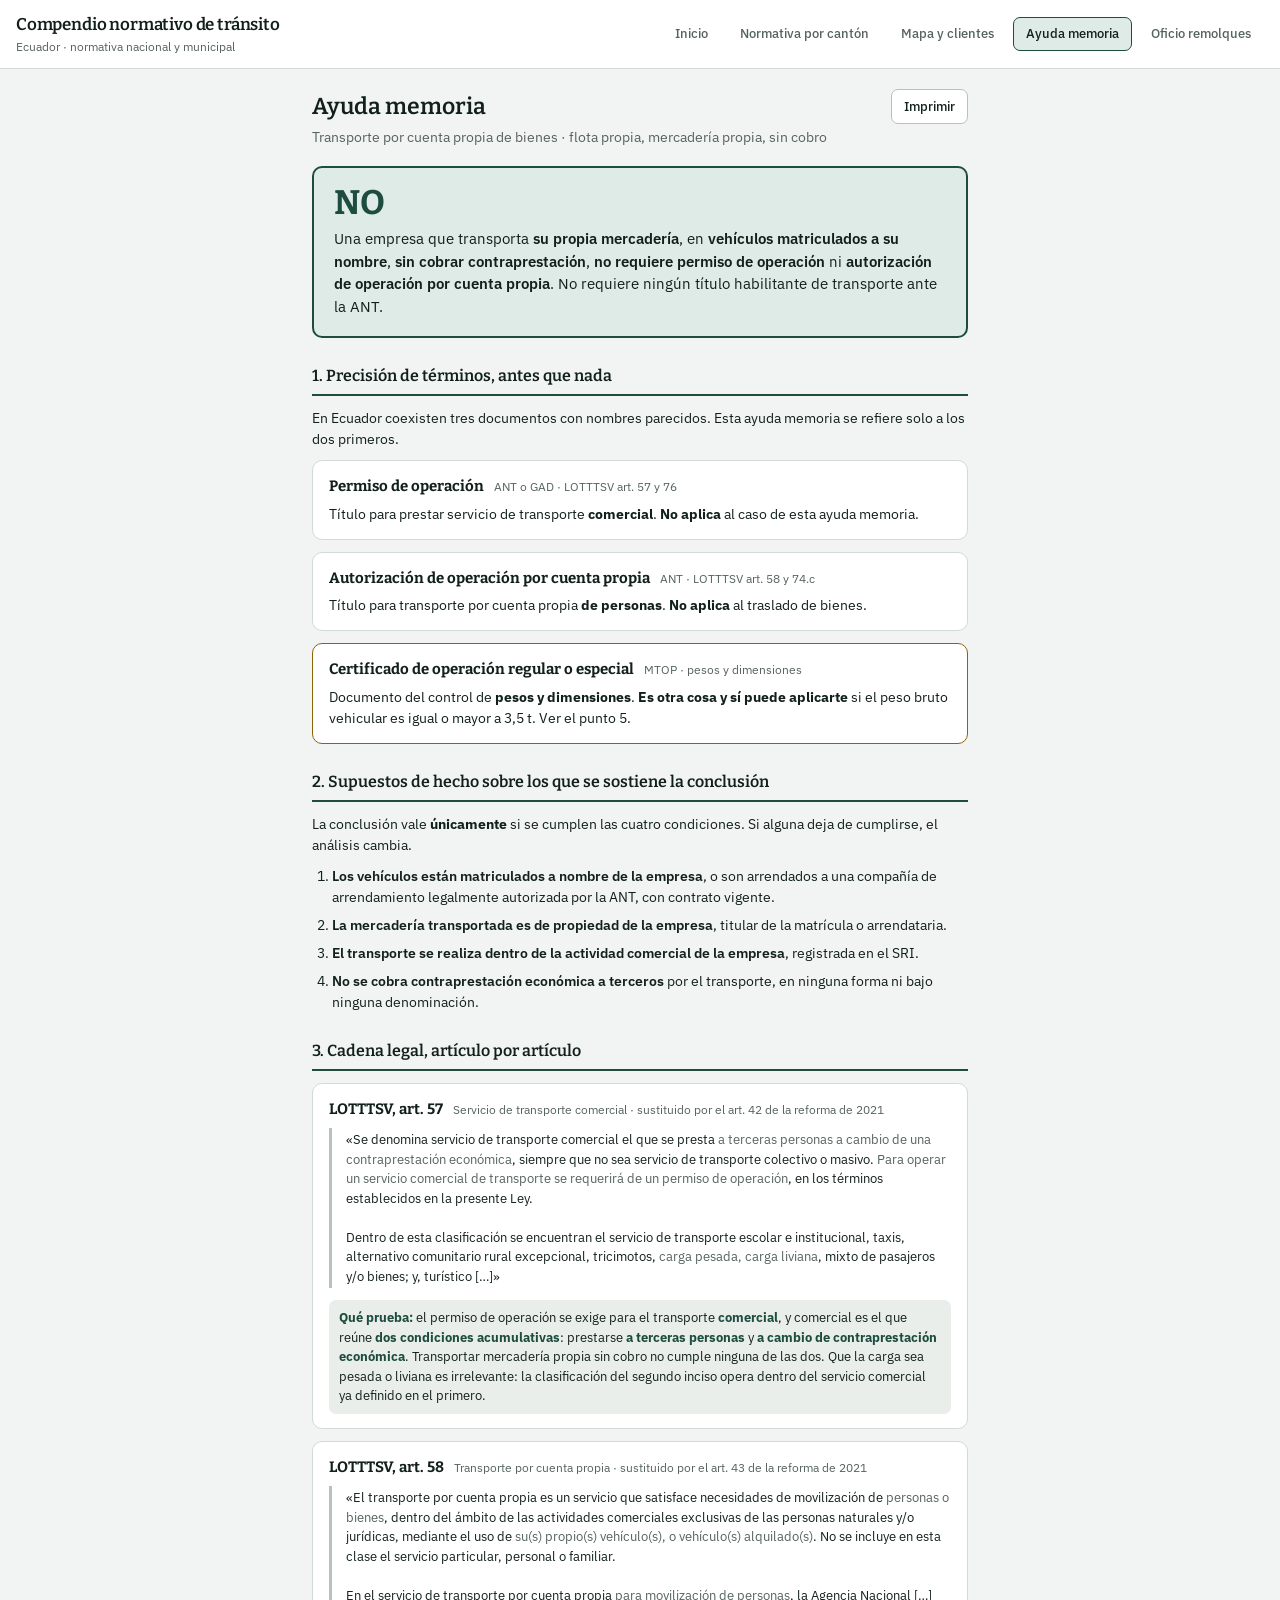
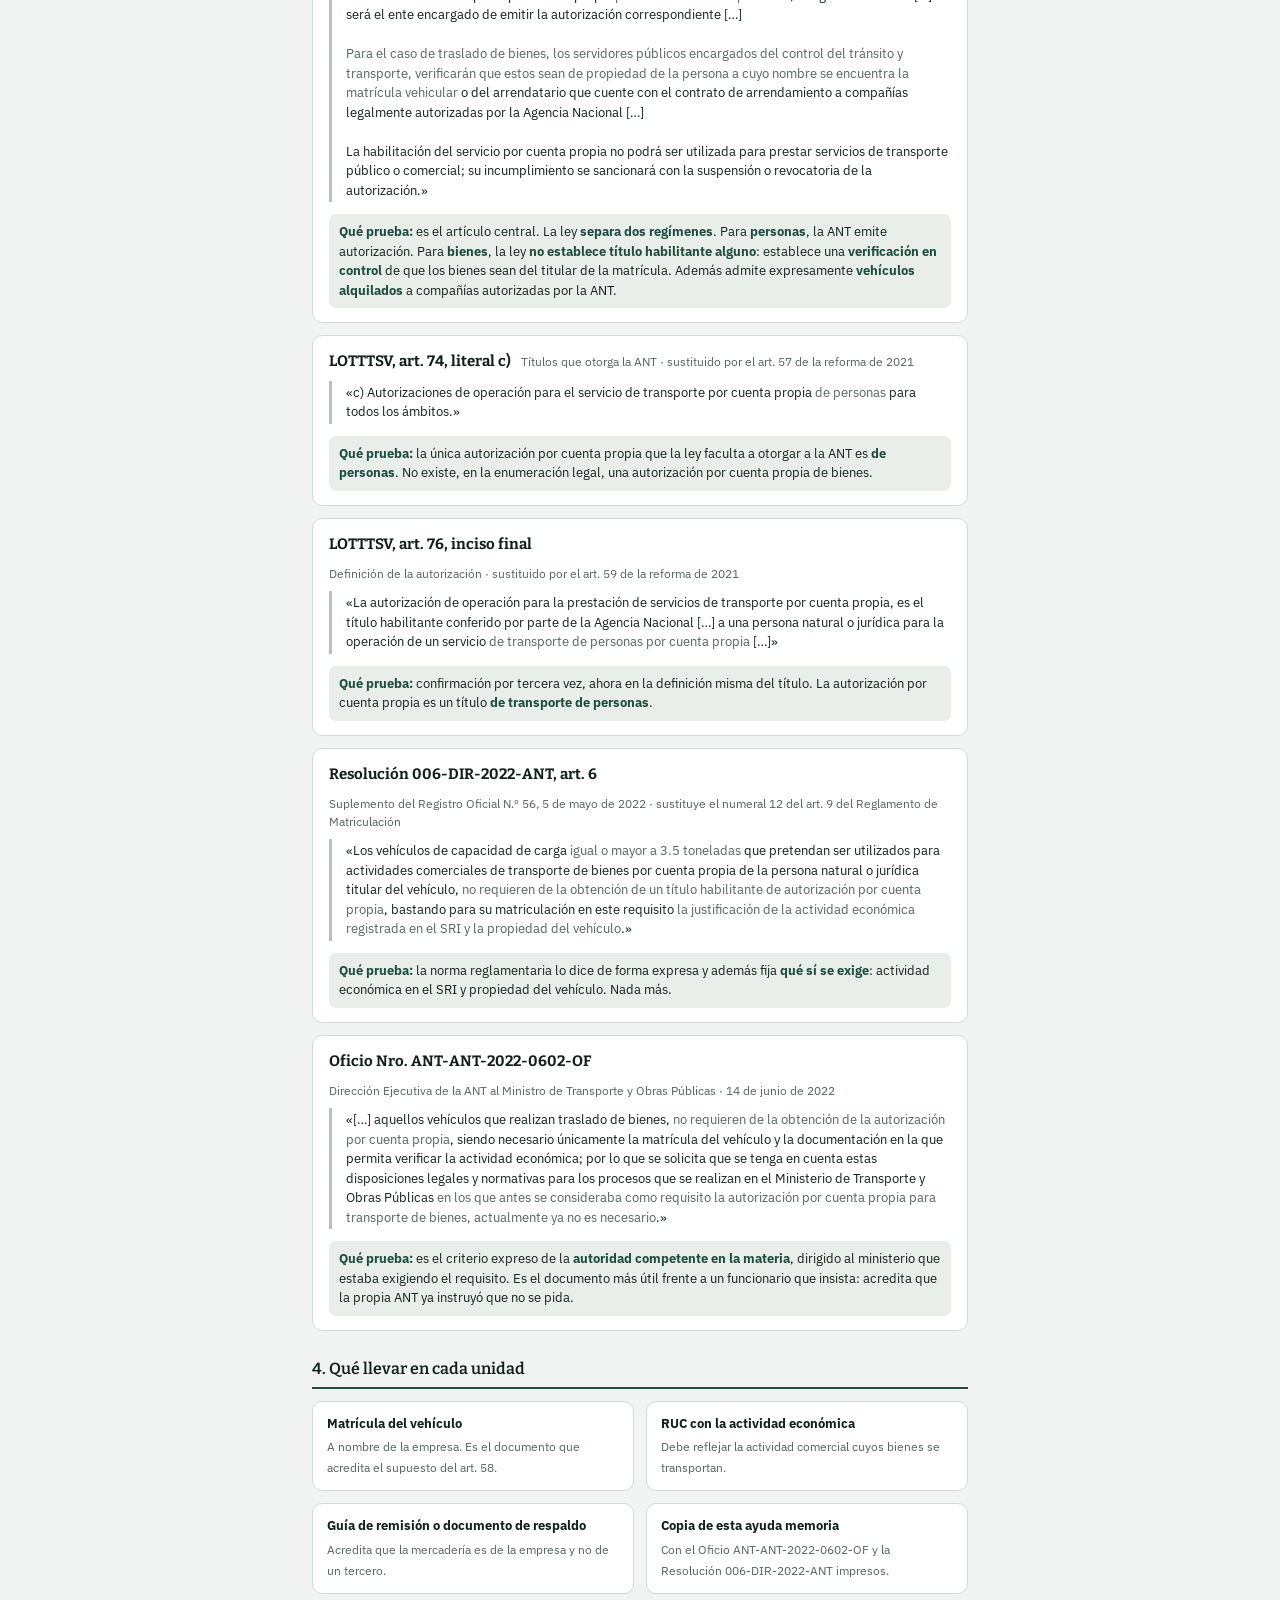
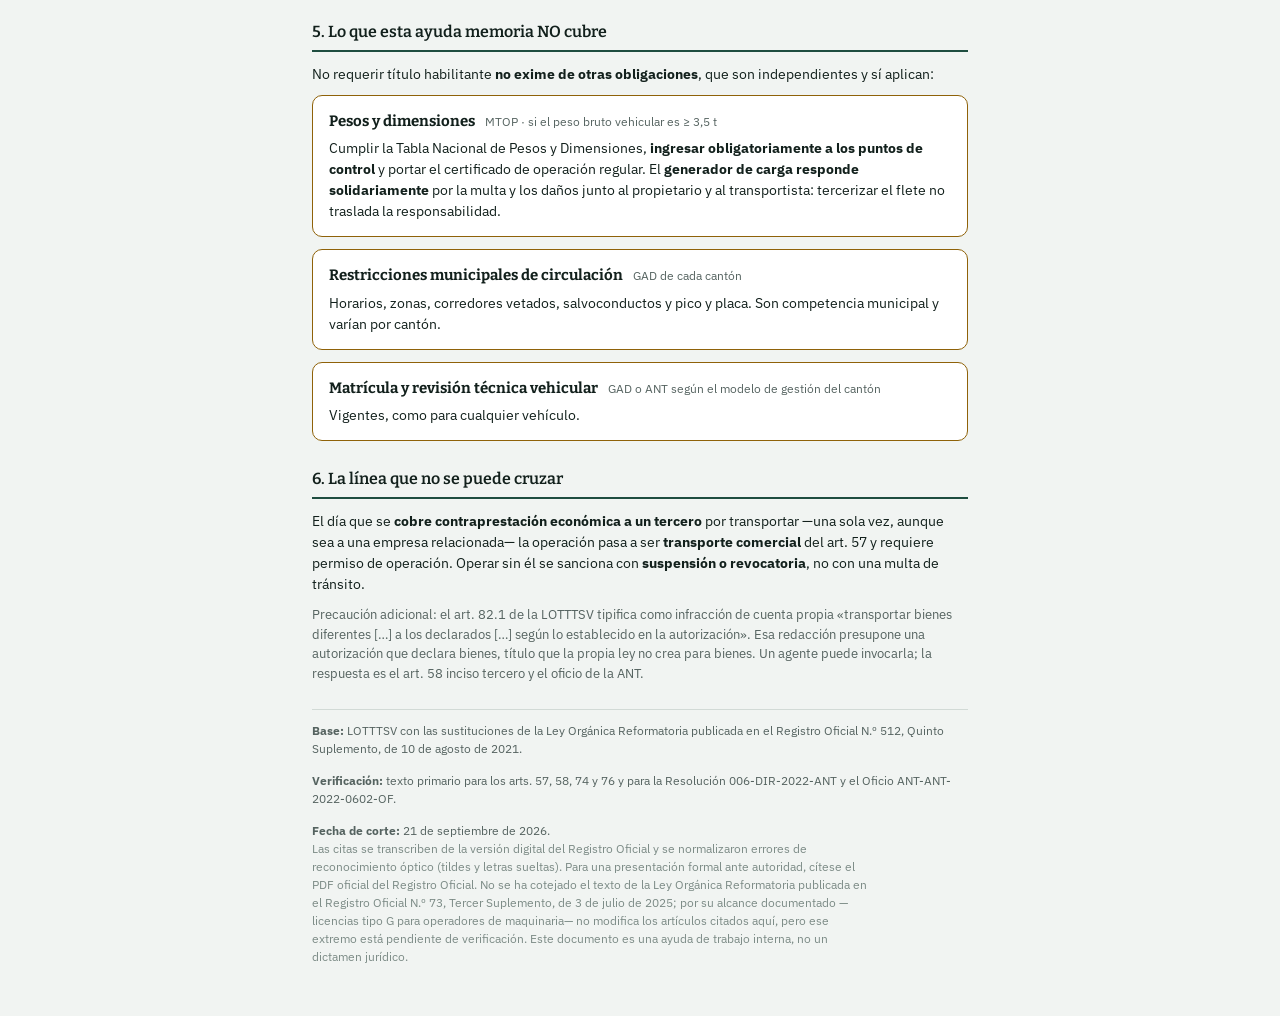
<file: normativa/web/ayuda-memoria.html>
<!doctype html>
<html lang="es">
<head>
<meta charset="utf-8">
<meta name="viewport" content="width=device-width, initial-scale=1">
<title>Ayuda memoria · Transporte por cuenta propia de bienes</title>
<link rel="preconnect" href="https://fonts.googleapis.com">
<link rel="preconnect" href="https://fonts.gstatic.com" crossorigin>
<link rel="stylesheet" href="https://fonts.googleapis.com/css2?family=Bitter:wght@500;600;700&family=IBM+Plex+Mono:wght@400;500&family=IBM+Plex+Sans:wght@400;500;600&display=swap">
<link rel="stylesheet" href="estilo.css">
<style>
  .doc { max-width: 82ch; margin: 0 auto; }
  .doc > section { margin-top: 26px; }
  .doc h2 { font-size: 16px; padding-bottom: 6px; border-bottom: 2px solid var(--accent);
            margin-bottom: 12px; }
  .doc h3 { font-size: 14px; margin-top: 16px; margin-bottom: 4px; }
  .doc p { margin: 0 0 10px; }

  .veredicto { border: 2px solid var(--accent); border-radius: var(--r); padding: 18px 20px;
               background: var(--accent-soft); }
  .veredicto .no { font-family: var(--slab); font-size: 34px; font-weight: 700;
                   line-height: 1; color: var(--accent); }
  .veredicto p { margin: 8px 0 0; font-size: 15px; }
  .veredicto strong { font-weight: 600; }

  .cita { border-left: 3px solid var(--line-strong); padding: 2px 0 2px 14px; margin: 8px 0 12px;
          color: var(--ink); font-size: 13px; }
  .cita em { color: var(--ink-2); font-style: normal; }
  .fuente { font-family: var(--mono); font-size: 11px; color: var(--ink-3); margin-top: 4px; }

  .art { border: 1px solid var(--line); border-radius: var(--r); padding: 14px 16px;
         margin-bottom: 12px; background: var(--surface); break-inside: avoid; }
  .art .cab { display: flex; gap: 10px; align-items: baseline; flex-wrap: wrap; margin-bottom: 6px; }
  .art .n { font-family: var(--slab); font-weight: 700; font-size: 15px; }
  .art .q { font-size: 12px; color: var(--ink-2); }
  .art .lee { margin-top: 8px; font-size: 13px; padding: 8px 10px; background: var(--surface-2);
              border-radius: 7px; }
  .art .lee b { color: var(--accent); }

  ol.cond { padding-left: 20px; margin: 0; }
  ol.cond li { margin-bottom: 7px; }
  ol.cond b { font-weight: 600; }

  .lleva { display: grid; grid-template-columns: repeat(auto-fit, minmax(230px, 1fr)); gap: 12px; }
  .lleva .it { border: 1px solid var(--line); border-radius: var(--r); padding: 12px 14px;
               background: var(--surface); }
  .lleva .it b { display: block; font-size: 13px; margin-bottom: 3px; }
  .lleva .it span { font-size: 12px; color: var(--ink-2); }

  .sello { display: flex; gap: 14px; flex-wrap: wrap; font-size: 12px; color: var(--ink-2);
           border-top: 1px solid var(--line); padding-top: 12px; margin-top: 26px; }
  .noprint { }

  @media print {
    @page { margin: 14mm; }
    .topbar, .noprint { display: none !important; }
    body { background: #fff; color: #000; font-size: 10.5pt; }
    .wrap { padding: 0; max-width: none; }
    .panel, .art, .lleva .it { box-shadow: none; border-color: #999; }
    .veredicto { border-color: #000; background: #fff; }
    .veredicto .no { color: #000; }
    .doc h2 { border-bottom-color: #000; }
    .art .lee { background: #f2f2f2; }
    .art .lee b { color: #000; }
    a { color: #000; text-decoration: none; }
    section { break-inside: avoid-page; }
  }
</style>
</head>
<body>

<header class="topbar noprint">
  <div class="topbar-in">
    <div>
      <h1>Compendio normativo de tránsito</h1>
      <div class="sub">Ecuador · normativa nacional y municipal</div>
    </div>
    <nav class="nav">
      <a href="index.html">Inicio</a>
      <a href="cantones.html">Normativa por cantón</a>
      <a href="mapa.html">Mapa y clientes</a>
      <a href="ayuda-memoria.html" aria-current="page">Ayuda memoria</a>
      <a href="oficio-remolques.html">Oficio remolques</a>
    </nav>
  </div>
</header>

<div class="wrap">
<div class="doc">

  <div style="display:flex;gap:14px;align-items:flex-start;flex-wrap:wrap;margin-bottom:18px">
    <div style="flex:1;min-width:260px">
      <h1 style="font-family:var(--slab);font-size:23px">Ayuda memoria</h1>
      <p style="color:var(--ink-2);margin:4px 0 0">
        Transporte por cuenta propia de bienes · flota propia, mercadería propia, sin cobro
      </p>
    </div>
    <button class="btn noprint" onclick="window.print()" type="button">Imprimir</button>
  </div>

  <div class="veredicto">
    <div class="no">NO</div>
    <p>Una empresa que transporta <strong>su propia mercadería</strong>, en <strong>vehículos
    matriculados a su nombre</strong>, <strong>sin cobrar contraprestación</strong>,
    <strong>no requiere permiso de operación</strong> ni <strong>autorización de operación por
    cuenta propia</strong>. No requiere ningún título habilitante de transporte ante la ANT.</p>
  </div>

  <section>
    <h2>1. Precisión de términos, antes que nada</h2>
    <p>En Ecuador coexisten tres documentos con nombres parecidos. Esta ayuda memoria se refiere
    solo a los dos primeros.</p>

    <div class="art">
      <div class="cab"><span class="n">Permiso de operación</span>
        <span class="q">ANT o GAD · LOTTTSV art. 57 y 76</span></div>
      Título para prestar servicio de transporte <b>comercial</b>. <b>No aplica</b> al caso de esta
      ayuda memoria.
    </div>
    <div class="art">
      <div class="cab"><span class="n">Autorización de operación por cuenta propia</span>
        <span class="q">ANT · LOTTTSV art. 58 y 74.c</span></div>
      Título para transporte por cuenta propia <b>de personas</b>. <b>No aplica</b> al traslado de
      bienes.
    </div>
    <div class="art" style="border-color:var(--warn)">
      <div class="cab"><span class="n">Certificado de operación regular o especial</span>
        <span class="q">MTOP · pesos y dimensiones</span></div>
      Documento del control de <b>pesos y dimensiones</b>. <b>Es otra cosa y sí puede aplicarte</b>
      si el peso bruto vehicular es igual o mayor a 3,5 t. Ver el punto 5.
    </div>
  </section>

  <section>
    <h2>2. Supuestos de hecho sobre los que se sostiene la conclusión</h2>
    <p>La conclusión vale <strong>únicamente</strong> si se cumplen las cuatro condiciones. Si
    alguna deja de cumplirse, el análisis cambia.</p>
    <ol class="cond">
      <li><b>Los vehículos están matriculados a nombre de la empresa</b>, o son arrendados a una
        compañía de arrendamiento legalmente autorizada por la ANT, con contrato vigente.</li>
      <li><b>La mercadería transportada es de propiedad de la empresa</b>, titular de la matrícula
        o arrendataria.</li>
      <li><b>El transporte se realiza dentro de la actividad comercial de la empresa</b>, registrada
        en el SRI.</li>
      <li><b>No se cobra contraprestación económica a terceros</b> por el transporte, en ninguna
        forma ni bajo ninguna denominación.</li>
    </ol>
  </section>

  <section>
    <h2>3. Cadena legal, artículo por artículo</h2>

    <div class="art">
      <div class="cab"><span class="n">LOTTTSV, art. 57</span>
        <span class="q">Servicio de transporte comercial · sustituido por el art. 42 de la reforma de 2021</span></div>
      <div class="cita">
        «Se denomina servicio de transporte comercial el que se presta <em>a terceras personas a
        cambio de una contraprestación económica</em>, siempre que no sea servicio de transporte
        colectivo o masivo. <em>Para operar un servicio comercial de transporte se requerirá de un
        permiso de operación</em>, en los términos establecidos en la presente Ley.
        <br><br>
        Dentro de esta clasificación se encuentran el servicio de transporte escolar e
        institucional, taxis, alternativo comunitario rural excepcional, tricimotos,
        <em>carga pesada, carga liviana</em>, mixto de pasajeros y/o bienes; y, turístico […]»
      </div>
      <div class="lee"><b>Qué prueba:</b> el permiso de operación se exige para el transporte
      <b>comercial</b>, y comercial es el que reúne <b>dos condiciones acumulativas</b>: prestarse
      <b>a terceras personas</b> y <b>a cambio de contraprestación económica</b>. Transportar
      mercadería propia sin cobro no cumple ninguna de las dos. Que la carga sea pesada o liviana
      es irrelevante: la clasificación del segundo inciso opera dentro del servicio comercial ya
      definido en el primero.</div>
    </div>

    <div class="art">
      <div class="cab"><span class="n">LOTTTSV, art. 58</span>
        <span class="q">Transporte por cuenta propia · sustituido por el art. 43 de la reforma de 2021</span></div>
      <div class="cita">
        «El transporte por cuenta propia es un servicio que satisface necesidades de movilización
        de <em>personas o bienes</em>, dentro del ámbito de las actividades comerciales exclusivas
        de las personas naturales y/o jurídicas, mediante el uso de <em>su(s) propio(s) vehículo(s),
        o vehículo(s) alquilado(s)</em>. No se incluye en esta clase el servicio particular, personal
        o familiar.
        <br><br>
        En el servicio de transporte por cuenta propia <em>para movilización de personas</em>, la
        Agencia Nacional […] será el ente encargado de emitir la autorización correspondiente […]
        <br><br>
        <em>Para el caso de traslado de bienes, los servidores públicos encargados del control del
        tránsito y transporte, verificarán que estos sean de propiedad de la persona a cuyo nombre
        se encuentra la matrícula vehicular</em> o del arrendatario que cuente con el contrato de
        arrendamiento a compañías legalmente autorizadas por la Agencia Nacional […]
        <br><br>
        La habilitación del servicio por cuenta propia no podrá ser utilizada para prestar servicios
        de transporte público o comercial; su incumplimiento se sancionará con la suspensión o
        revocatoria de la autorización.»
      </div>
      <div class="lee"><b>Qué prueba:</b> es el artículo central. La ley <b>separa dos regímenes</b>.
      Para <b>personas</b>, la ANT emite autorización. Para <b>bienes</b>, la ley <b>no establece
      título habilitante alguno</b>: establece una <b>verificación en control</b> de que los bienes
      sean del titular de la matrícula. Además admite expresamente <b>vehículos alquilados</b> a
      compañías autorizadas por la ANT.</div>
    </div>

    <div class="art">
      <div class="cab"><span class="n">LOTTTSV, art. 74, literal c)</span>
        <span class="q">Títulos que otorga la ANT · sustituido por el art. 57 de la reforma de 2021</span></div>
      <div class="cita">
        «c) Autorizaciones de operación para el servicio de transporte por cuenta propia
        <em>de personas</em> para todos los ámbitos.»
      </div>
      <div class="lee"><b>Qué prueba:</b> la única autorización por cuenta propia que la ley faculta
      a otorgar a la ANT es <b>de personas</b>. No existe, en la enumeración legal, una autorización
      por cuenta propia de bienes.</div>
    </div>

    <div class="art">
      <div class="cab"><span class="n">LOTTTSV, art. 76, inciso final</span>
        <span class="q">Definición de la autorización · sustituido por el art. 59 de la reforma de 2021</span></div>
      <div class="cita">
        «La autorización de operación para la prestación de servicios de transporte por cuenta
        propia, es el título habilitante conferido por parte de la Agencia Nacional […] a una
        persona natural o jurídica para la operación de un servicio <em>de transporte de personas
        por cuenta propia</em> […]»
      </div>
      <div class="lee"><b>Qué prueba:</b> confirmación por tercera vez, ahora en la definición misma
      del título. La autorización por cuenta propia es un título <b>de transporte de personas</b>.</div>
    </div>

    <div class="art">
      <div class="cab"><span class="n">Resolución 006-DIR-2022-ANT, art. 6</span>
        <span class="q">Suplemento del Registro Oficial N.º 56, 5 de mayo de 2022 · sustituye el numeral 12 del art. 9 del Reglamento de Matriculación</span></div>
      <div class="cita">
        «Los vehículos de capacidad de carga <em>igual o mayor a 3.5 toneladas</em> que pretendan
        ser utilizados para actividades comerciales de transporte de bienes por cuenta propia de la
        persona natural o jurídica titular del vehículo, <em>no requieren de la obtención de un
        título habilitante de autorización por cuenta propia</em>, bastando para su matriculación en
        este requisito <em>la justificación de la actividad económica registrada en el SRI y la
        propiedad del vehículo</em>.»
      </div>
      <div class="lee"><b>Qué prueba:</b> la norma reglamentaria lo dice de forma expresa y además
      fija <b>qué sí se exige</b>: actividad económica en el SRI y propiedad del vehículo. Nada
      más.</div>
    </div>

    <div class="art">
      <div class="cab"><span class="n">Oficio Nro. ANT-ANT-2022-0602-OF</span>
        <span class="q">Dirección Ejecutiva de la ANT al Ministro de Transporte y Obras Públicas · 14 de junio de 2022</span></div>
      <div class="cita">
        «[…] aquellos vehículos que realizan traslado de bienes, <em>no requieren de la obtención de
        la autorización por cuenta propia</em>, siendo necesario únicamente la matrícula del vehículo
        y la documentación en la que permita verificar la actividad económica; por lo que se
        solicita que se tenga en cuenta estas disposiciones legales y normativas para los procesos
        que se realizan en el Ministerio de Transporte y Obras Públicas <em>en los que antes se
        consideraba como requisito la autorización por cuenta propia para transporte de bienes,
        actualmente ya no es necesario</em>.»
      </div>
      <div class="lee"><b>Qué prueba:</b> es el criterio expreso de la <b>autoridad competente en la
      materia</b>, dirigido al ministerio que estaba exigiendo el requisito. Es el documento más
      útil frente a un funcionario que insista: acredita que la propia ANT ya instruyó que no se
      pida.</div>
    </div>
  </section>

  <section>
    <h2>4. Qué llevar en cada unidad</h2>
    <div class="lleva">
      <div class="it"><b>Matrícula del vehículo</b>
        <span>A nombre de la empresa. Es el documento que acredita el supuesto del art. 58.</span></div>
      <div class="it"><b>RUC con la actividad económica</b>
        <span>Debe reflejar la actividad comercial cuyos bienes se transportan.</span></div>
      <div class="it"><b>Guía de remisión o documento de respaldo</b>
        <span>Acredita que la mercadería es de la empresa y no de un tercero.</span></div>
      <div class="it"><b>Copia de esta ayuda memoria</b>
        <span>Con el Oficio ANT-ANT-2022-0602-OF y la Resolución 006-DIR-2022-ANT impresos.</span></div>
    </div>
  </section>

  <section>
    <h2>5. Lo que esta ayuda memoria NO cubre</h2>
    <p>No requerir título habilitante <strong>no exime de otras obligaciones</strong>, que son
    independientes y sí aplican:</p>
    <div class="art" style="border-color:var(--warn)">
      <div class="cab"><span class="n">Pesos y dimensiones</span>
        <span class="q">MTOP · si el peso bruto vehicular es ≥ 3,5 t</span></div>
      Cumplir la Tabla Nacional de Pesos y Dimensiones, <b>ingresar obligatoriamente a los puntos de
      control</b> y portar el certificado de operación regular. El <b>generador de carga responde
      solidariamente</b> por la multa y los daños junto al propietario y al transportista: tercerizar
      el flete no traslada la responsabilidad.
    </div>
    <div class="art" style="border-color:var(--warn)">
      <div class="cab"><span class="n">Restricciones municipales de circulación</span>
        <span class="q">GAD de cada cantón</span></div>
      Horarios, zonas, corredores vetados, salvoconductos y pico y placa. Son competencia municipal
      y varían por cantón.
    </div>
    <div class="art" style="border-color:var(--warn)">
      <div class="cab"><span class="n">Matrícula y revisión técnica vehicular</span>
        <span class="q">GAD o ANT según el modelo de gestión del cantón</span></div>
      Vigentes, como para cualquier vehículo.
    </div>
  </section>

  <section>
    <h2>6. La línea que no se puede cruzar</h2>
    <p>El día que se <strong>cobre contraprestación económica a un tercero</strong> por transportar
    —una sola vez, aunque sea a una empresa relacionada— la operación pasa a ser
    <strong>transporte comercial</strong> del art. 57 y requiere permiso de operación. Operar sin él
    se sanciona con <strong>suspensión o revocatoria</strong>, no con una multa de tránsito.</p>
    <p style="color:var(--ink-2);font-size:13px">Precaución adicional: el art. 82.1 de la LOTTTSV
    tipifica como infracción de cuenta propia «transportar bienes diferentes […] a los declarados
    […] según lo establecido en la autorización». Esa redacción presupone una autorización que
    declara bienes, título que la propia ley no crea para bienes. Un agente puede invocarla; la
    respuesta es el art. 58 inciso tercero y el oficio de la ANT.</p>
  </section>

  <div class="sello">
    <span><strong>Base:</strong> LOTTTSV con las sustituciones de la Ley Orgánica Reformatoria
    publicada en el Registro Oficial N.º 512, Quinto Suplemento, de 10 de agosto de 2021.</span>
    <span><strong>Verificación:</strong> texto primario para los arts. 57, 58, 74 y 76 y para la
    Resolución 006-DIR-2022-ANT y el Oficio ANT-ANT-2022-0602-OF.</span>
    <span><strong>Fecha de corte:</strong> 21 de septiembre de 2026.</span>
  </div>

  <p class="foot">
    Las citas se transcriben de la versión digital del Registro Oficial y se normalizaron errores de
    reconocimiento óptico (tildes y letras sueltas). Para una presentación formal ante autoridad,
    cítese el PDF oficial del Registro Oficial. No se ha cotejado el texto de la Ley Orgánica
    Reformatoria publicada en el Registro Oficial N.º 73, Tercer Suplemento, de 3 de julio de 2025;
    por su alcance documentado —licencias tipo G para operadores de maquinaria— no modifica los
    artículos citados aquí, pero ese extremo está pendiente de verificación.
    Este documento es una ayuda de trabajo interna, no un dictamen jurídico.
  </p>

</div>
</div>
</body>
</html>
</file>
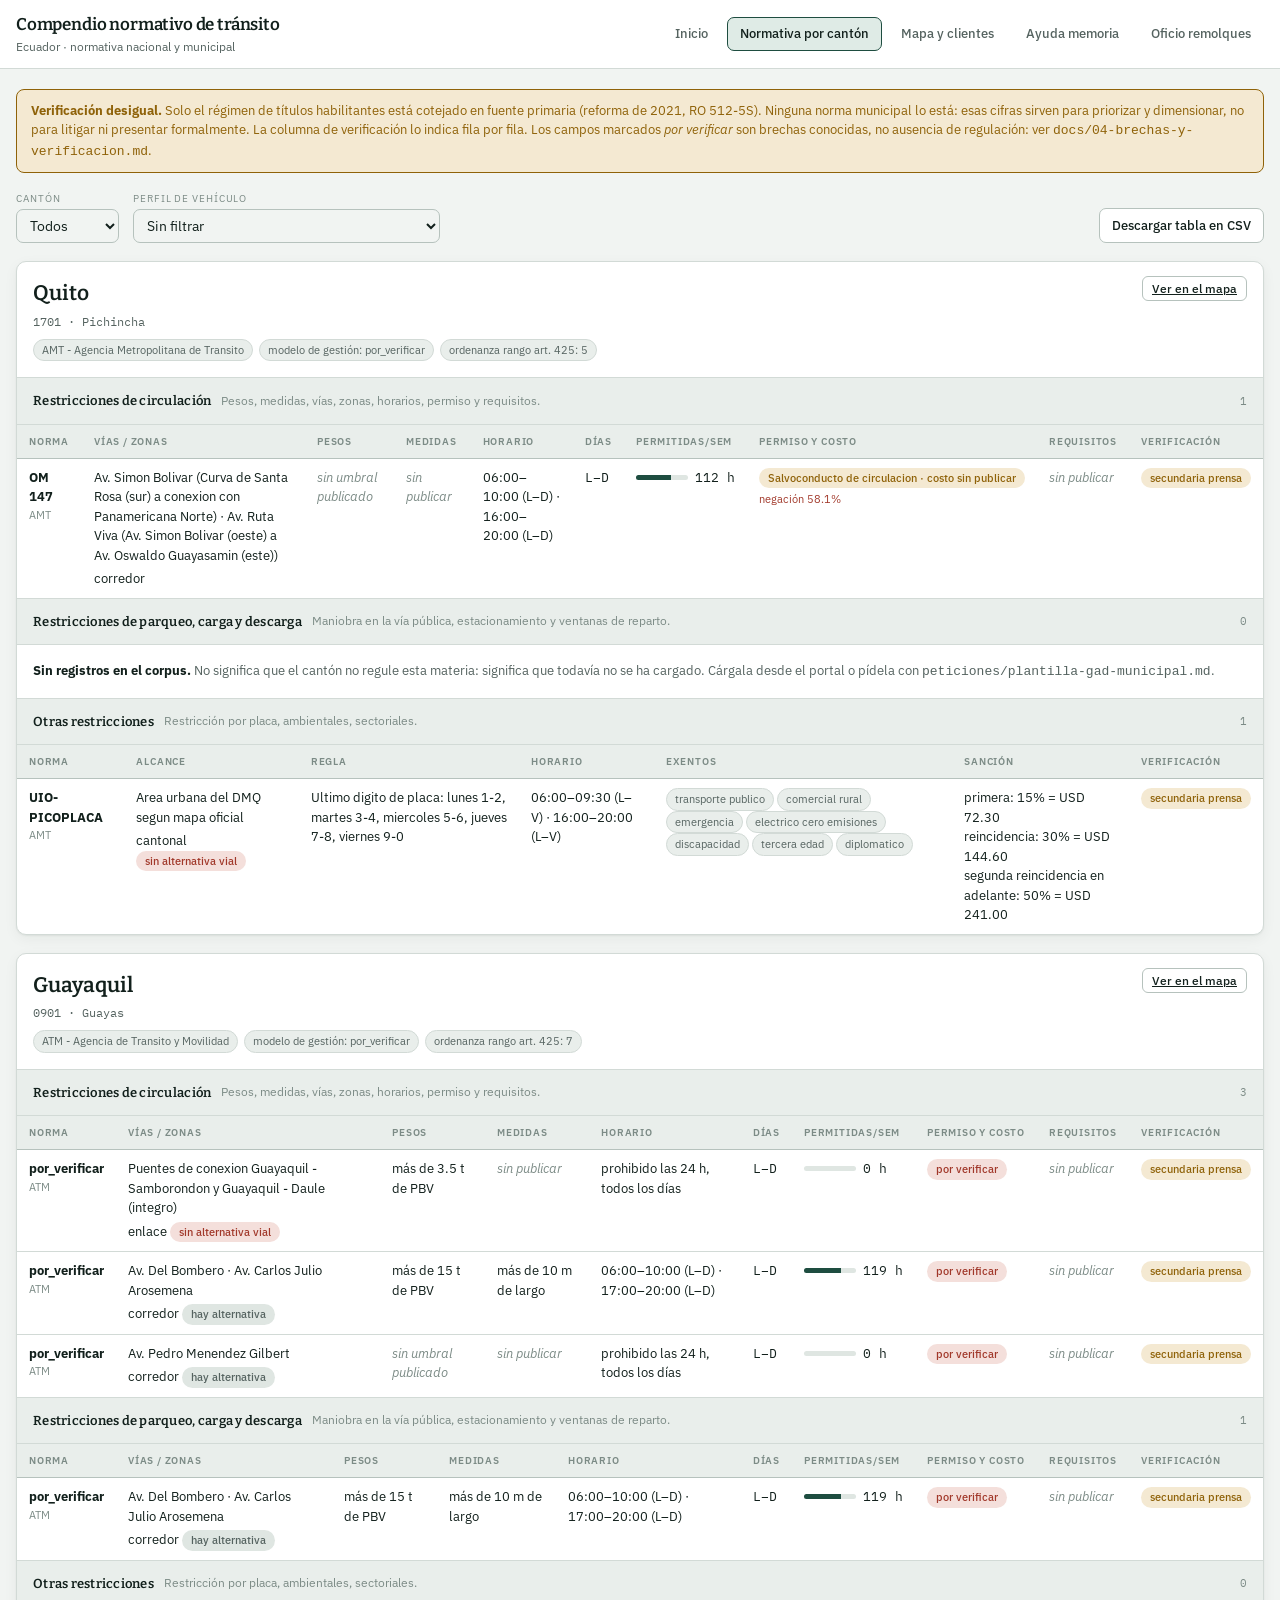
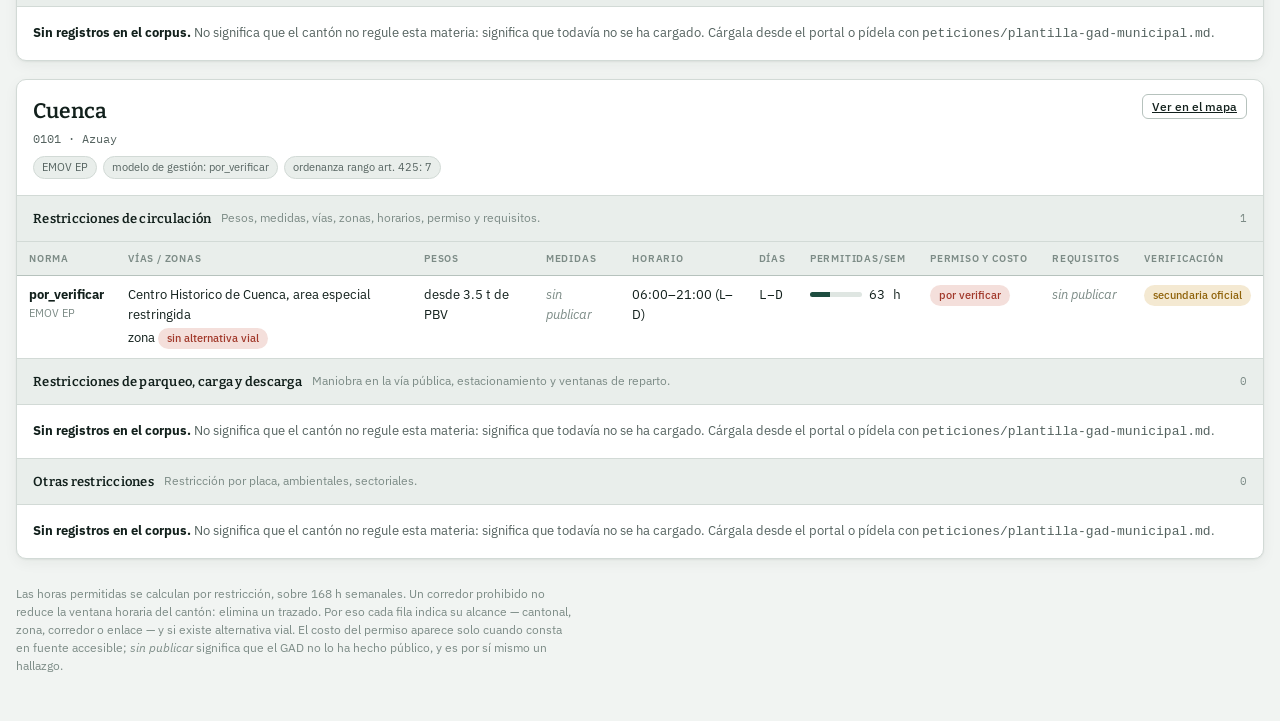
<file: normativa/web/cantones.html>
<!doctype html>
<html lang="es">
<head>
<meta charset="utf-8">
<meta name="viewport" content="width=device-width, initial-scale=1">
<title>Normativa por cantón · Compendio de tránsito</title>
<link rel="preconnect" href="https://fonts.googleapis.com">
<link rel="preconnect" href="https://fonts.gstatic.com" crossorigin>
<link rel="stylesheet" href="https://fonts.googleapis.com/css2?family=Bitter:wght@500;600;700&family=IBM+Plex+Mono:wght@400;500&family=IBM+Plex+Sans:wght@400;500;600&display=swap">
<link rel="stylesheet" href="estilo.css">
<style>
  .cant-head { padding:16px; display:flex; gap:14px; align-items:flex-start; flex-wrap:wrap; }
  .cant-head h2 { font-size:21px; }
  .cant-head .meta { color:var(--ink-2); font-size:12px; margin-top:3px; }
  .cant-head .tags { display:flex; gap:6px; flex-wrap:wrap; margin-top:8px; }
  .cant-head .acts { margin-left:auto; }
  .cat { border-top:1px solid var(--line); }
  .cat > .ph { background:var(--surface-2); border-bottom:1px solid var(--line); }
  .cat > .ph h3 { font-size:13px; letter-spacing:.02em; }
  .vacio { padding:16px; color:var(--ink-2); font-size:13px; }
  .vacio strong { color:var(--ink); }
  .req-list { margin:0; padding-left:16px; }
  .req-list li { margin:1px 0; }
  .barra { display:flex; align-items:center; gap:7px; }
  .barra .track { width:52px; height:5px; border-radius:3px; background:var(--surface-3); overflow:hidden; }
  .barra .track i { display:block; height:100%; background:var(--accent); }
  .filtros { display:flex; gap:14px; align-items:flex-end; flex-wrap:wrap; margin-bottom:18px; }
</style>
</head>
<body>

<header class="topbar">
  <div class="topbar-in">
    <div>
      <h1>Compendio normativo de tránsito</h1>
      <div class="sub">Ecuador · normativa nacional y municipal</div>
    </div>
    <nav class="nav">
      <a href="index.html">Inicio</a>
      <a href="cantones.html" aria-current="page">Normativa por cantón</a>
      <a href="mapa.html">Mapa y clientes</a>
      <a href="ayuda-memoria.html">Ayuda memoria</a>
      <a href="oficio-remolques.html">Oficio remolques</a>
    </nav>
  </div>
</header>

<div class="wrap">
  <div class="aviso warn" style="margin-bottom:18px">
    <strong>Verificación desigual.</strong> Solo el régimen de títulos habilitantes está
    cotejado en fuente primaria (reforma de 2021, RO 512-5S). Ninguna norma municipal lo está:
    esas cifras sirven para priorizar y dimensionar, no para litigar ni presentar formalmente.
    La columna de verificación lo indica fila por fila. Los campos marcados <em>por verificar</em>
    son brechas conocidas, no ausencia de regulación: ver <code>docs/04-brechas-y-verificacion.md</code>.
  </div>

  <div class="filtros">
    <div>
      <span class="lbl">Cantón</span>
      <select id="f-canton"><option value="">Todos</option></select>
    </div>
    <div>
      <span class="lbl">Perfil de vehículo</span>
      <select id="f-perfil"><option value="">Sin filtrar</option></select>
    </div>
    <div style="flex:1"></div>
    <button class="btn" id="btn-csv" type="button">Descargar tabla en CSV</button>
  </div>

  <div id="salida"></div>

  <p class="foot">
    Las horas permitidas se calculan por restricción, sobre 168 h semanales.
    Un corredor prohibido no reduce la ventana horaria del cantón: elimina un trazado.
    Por eso cada fila indica su alcance — cantonal, zona, corredor o enlace — y si existe
    alternativa vial. El costo del permiso aparece solo cuando consta en fuente accesible;
    <em>sin publicar</em> significa que el GAD no lo ha hecho público, y es por sí mismo un hallazgo.
  </p>
</div>

<script src="data.js"></script>
<script src="comun.js"></script>
<script>
(function () {
  "use strict";
  var C = window.CORPUS, R = C.restricciones.restricciones, CANT = C.cantones.cantones;
  var NORMAS = {}; C.normas.normas.forEach(function (n) { NORMAS[n.id] = n; });
  var PERFILES = C.rutas.perfiles_vehiculo;
  var esc = NT.esc;

  var CATS = [
    ["circulacion", "Restricciones de circulación",
     "Pesos, medidas, vías, zonas, horarios, permiso y requisitos."],
    ["carga_descarga", "Restricciones de parqueo, carga y descarga",
     "Maniobra en la vía pública, estacionamiento y ventanas de reparto."],
    ["otras", "Otras restricciones",
     "Restricción por placa, ambientales, sectoriales."]
  ];

  function aplicaPerfil(r, perfil) {
    if (!perfil) return true;
    var a = r.aplica_a || {}, cats = a.categorias || [];
    if (cats.length && !cats.some(function (c) { return perfil.categorias.indexOf(c) >= 0; })) return false;
    var p = r.parametros || {}, op = p.operador_umbral;
    if (p.pbv_min_t == null && p.largo_max_m == null) return true;
    var cmp = op === ">" ? function (x, y) { return x > y; } : function (x, y) { return x >= y; };
    if (p.pbv_min_t != null && cmp(perfil.pbv_t, p.pbv_min_t)) return true;
    if (p.largo_max_m != null && cmp(perfil.largo_m, p.largo_max_m)) return true;
    return false;
  }

  function celdaVerif(r) {
    var v = r.verificacion || "por_verificar";
    var cl = v === "primaria" ? "p-ok" : v === "por_verificar" ? "p-crit" : "p-warn";
    return '<span class="pill ' + cl + '">' + esc(v.replace(/_/g, " ")) + "</span>";
  }

  function celdaAlcance(r) {
    var e = r.ambito_espacial || {};
    var alt = e.alternativa_vial;
    var txt = esc(e.alcance || "—");
    if (alt === "ninguna") txt += ' <span class="pill p-crit">sin alternativa vial</span>';
    else if (alt === "existe") txt += ' <span class="pill p-neutro">hay alternativa</span>';
    return txt;
  }

  function filaCirculacion(r) {
    var n = NORMAS[(r.norma_ids || [])[0]] || {};
    var horas = NT.horasPermitidasSemana(r);
    var pct = Math.round((horas / 168) * 100);
    var permiso = NT.textoPermiso(r);
    var p = r.permiso || {};
    var reqs = (p.requisitos || []);
    var peso = NT.textoPeso(r), medidas = NT.textoMedidas(r);

    return "<tr>" +
      "<td><strong>" + esc(n.titulo ? (n.numero ? (n.tipo === "ordenanza_distrital" ? "OM " : "") + n.numero : n.id) : r.id) + "</strong>" +
        '<div class="falta" style="font-style:normal;color:var(--ink-3);font-size:11px">' +
        esc(r.autoridad || "") + "</div></td>" +
      "<td>" + esc(NT.textoAmbito(r)) + "<div style='margin-top:4px'>" + celdaAlcance(r) + "</div></td>" +
      "<td>" + (peso ? esc(peso) : '<span class="falta">sin umbral publicado</span>') + "</td>" +
      "<td>" + (medidas ? esc(medidas) : '<span class="falta">sin publicar</span>') + "</td>" +
      "<td>" + esc(NT.resumenHorario(r)) + "</td>" +
      '<td class="num">' + esc(NT.diasTexto(((r.ventanas_prohibidas || [])[0] || {}).dias)) + "</td>" +
      '<td class="num"><div class="barra"><span class="track"><i style="width:' + pct + '%"></i></span>' +
        "<span>" + horas.toFixed(0) + " h</span></div></td>" +
      '<td><span class="pill ' + permiso.clase + '">' + esc(permiso.txt) + "</span>" +
        (p.tasa_negacion_observada != null
          ? '<div style="font-size:11px;color:var(--crit);margin-top:3px">negación ' +
            (p.tasa_negacion_observada * 100).toFixed(1) + "%</div>" : "") + "</td>" +
      "<td>" + (reqs.length
          ? '<ul class="req-list">' + reqs.map(function (x) { return "<li>" + esc(x) + "</li>"; }).join("") + "</ul>"
          : '<span class="falta">sin publicar</span>') + "</td>" +
      "<td>" + celdaVerif(r) + "</td></tr>";
  }

  function filaOtras(r) {
    var a = r.aplica_a || {};
    var s = r.sancion || {};
    var sanc = "—";
    if (s.escala) {
      var sbu = (C.parametros.parametros.filter(function (x) { return x.id === "SBU"; })[0] || {}).valor_usd;
      sanc = s.escala.map(function (e) {
        return esc(e.evento.replace(/_/g, " ")) + ": " + (e.pct_sbu * 100) + "%" +
          (sbu ? " = USD " + (sbu * e.pct_sbu).toFixed(2) : "");
      }).join("<br>");
    } else if (s.tipo && s.tipo !== "por_verificar") {
      sanc = esc(s.tipo);
    } else {
      sanc = '<span class="falta">por verificar</span>';
    }
    return "<tr>" +
      "<td><strong>" + esc(r.id) + "</strong>" +
        '<div style="color:var(--ink-3);font-size:11px">' + esc(r.autoridad || "") + "</div></td>" +
      "<td>" + esc(NT.textoAmbito(r)) + "<div style='margin-top:4px'>" + celdaAlcance(r) + "</div></td>" +
      "<td>" + esc(a.regla || r.tipo.replace(/_/g, " ")) + "</td>" +
      "<td>" + esc(NT.resumenHorario(r)) + "</td>" +
      "<td>" + (a.exentos ? a.exentos.map(function (x) {
          return '<span class="tag">' + esc(x.replace(/_/g, " ")) + "</span>"; }).join(" ")
        : '<span class="falta">sin publicar</span>') + "</td>" +
      "<td>" + sanc + "</td>" +
      "<td>" + celdaVerif(r) + "</td></tr>";
  }

  var TH_CIRC = ["Norma", "Vías / zonas", "Pesos", "Medidas", "Horario", "Días",
                 "Permitidas/sem", "Permiso y costo", "Requisitos", "Verificación"];
  var TH_OTRAS = ["Norma", "Alcance", "Regla", "Horario", "Exentos", "Sanción", "Verificación"];

  function tabla(ths, filas) {
    return '<div class="tabla-scroll"><table><thead><tr>' +
      ths.map(function (t) { return "<th>" + esc(t) + "</th>"; }).join("") +
      "</tr></thead><tbody>" + filas.join("") + "</tbody></table></div>";
  }

  function render() {
    var filtroC = document.getElementById("f-canton").value;
    var perfilId = document.getElementById("f-perfil").value;
    var perfil = PERFILES.filter(function (p) { return p.id === perfilId; })[0] || null;
    var cantones = CANT.filter(function (c) { return !filtroC || c.codigo_dpa === filtroC; });
    var html = "";

    cantones.forEach(function (c) {
      var propias = R.filter(function (r) { return r.canton === c.canton; });
      html += '<section class="panel"><div class="cant-head"><div>' +
        "<h2>" + esc(c.canton) + "</h2>" +
        '<div class="meta mono">' + esc(c.codigo_dpa) + " · " + esc(c.provincia) + "</div>" +
        '<div class="tags">' +
          '<span class="tag">' + esc(c.autoridad_transito || "autoridad sin registrar") + "</span>" +
          '<span class="tag">modelo de gestión: ' + esc(c.modelo_gestion || "por verificar") + "</span>" +
          '<span class="tag">ordenanza rango art. 425: ' + (c.rango_ordenanza_art425 || 7) + "</span>" +
        "</div></div>" +
        '<div class="acts"><a class="btn btn-sm" href="mapa.html?canton=' +
          encodeURIComponent(c.canton) + '">Ver en el mapa</a></div></div>';

      CATS.forEach(function (cat) {
        var clave = cat[0];
        var lista = propias.filter(function (r) {
          return (r.categorias || []).indexOf(clave) >= 0 && aplicaPerfil(r, perfil);
        });
        var todas = propias.filter(function (r) { return (r.categorias || []).indexOf(clave) >= 0; });
        html += '<div class="cat"><div class="ph"><h3>' + esc(cat[1]) + "</h3>" +
          '<span style="color:var(--ink-3);font-size:12px">' + esc(cat[2]) + "</span>" +
          '<span class="count">' + lista.length +
          (perfil && todas.length !== lista.length ? " de " + todas.length : "") + "</span></div>";

        if (!lista.length) {
          html += '<div class="vacio">' + (todas.length
            ? "Ninguna de las " + todas.length + " restricciones de esta categoría aplica al perfil seleccionado."
            : "<strong>Sin registros en el corpus.</strong> No significa que el cantón no regule " +
              "esta materia: significa que todavía no se ha cargado. Cárgala desde el portal o " +
              "pídela con <code>peticiones/plantilla-gad-municipal.md</code>.") + "</div>";
        } else if (clave === "otras") {
          html += tabla(TH_OTRAS, lista.map(filaOtras));
        } else {
          html += tabla(TH_CIRC, lista.map(filaCirculacion));
        }
        html += "</div>";
      });
      html += "</section>";
    });

    document.getElementById("salida").innerHTML = html ||
      '<div class="panel"><div class="vacio">Sin cantones que mostrar.</div></div>';
  }

  function csv() {
    var filas = [["canton", "restriccion", "categorias", "vias_zonas", "alcance", "alternativa_vial",
                  "pbv_min_t", "operador", "largo_max_m", "horario_prohibido",
                  "horas_permitidas_semana", "permiso", "costo_usd", "requisitos",
                  "tasa_negacion", "verificacion"]];
    R.forEach(function (r) {
      var p = r.permiso || {}, pa = r.parametros || {}, e = r.ambito_espacial || {};
      filas.push([r.canton, r.id, (r.categorias || []).join("|"), NT.textoAmbito(r),
        e.alcance || "", e.alternativa_vial || "",
        pa.pbv_min_t == null ? "" : pa.pbv_min_t, pa.operador_umbral || "",
        pa.largo_max_m == null ? "" : pa.largo_max_m,
        NT.resumenHorario(r), NT.horasPermitidasSemana(r).toFixed(1),
        p.existe === true ? (p.nombre || "sí") : String(p.existe),
        p.costo_usd == null ? "" : p.costo_usd,
        (p.requisitos || []).join("; "),
        p.tasa_negacion_observada == null ? "" : p.tasa_negacion_observada,
        r.verificacion || ""]);
    });
    var txt = filas.map(function (f) {
      return f.map(function (v) {
        v = String(v == null ? "" : v);
        return /[",\n;]/.test(v) ? '"' + v.replace(/"/g, '""') + '"' : v;
      }).join(",");
    }).join("\n");
    var url = URL.createObjectURL(new Blob(["" + txt], { type: "text/csv;charset=utf-8" }));
    var a = document.createElement("a");
    a.href = url; a.download = "restricciones-por-canton.csv";
    document.body.appendChild(a); a.click(); a.remove();
    setTimeout(function () { URL.revokeObjectURL(url); }, 2000);
  }

  // arranque
  var selC = document.getElementById("f-canton");
  CANT.slice().sort(function (a, b) { return a.canton.localeCompare(b.canton, "es"); })
    .forEach(function (c) {
      var o = document.createElement("option");
      o.value = c.codigo_dpa; o.textContent = c.canton;
      selC.appendChild(o);
    });
  var selP = document.getElementById("f-perfil");
  PERFILES.forEach(function (p) {
    var o = document.createElement("option");
    o.value = p.id;
    o.textContent = p.descripcion + " — " + p.pbv_t + " t, " + p.largo_m + " m";
    selP.appendChild(o);
  });
  var qs = new URLSearchParams(location.search);
  if (qs.get("canton")) {
    var m = CANT.filter(function (c) { return c.canton === qs.get("canton"); })[0];
    if (m) selC.value = m.codigo_dpa;
  }
  selC.addEventListener("change", render);
  selP.addEventListener("change", render);
  document.getElementById("btn-csv").addEventListener("click", csv);
  render();
})();
</script>
</body>
</html>
</file>
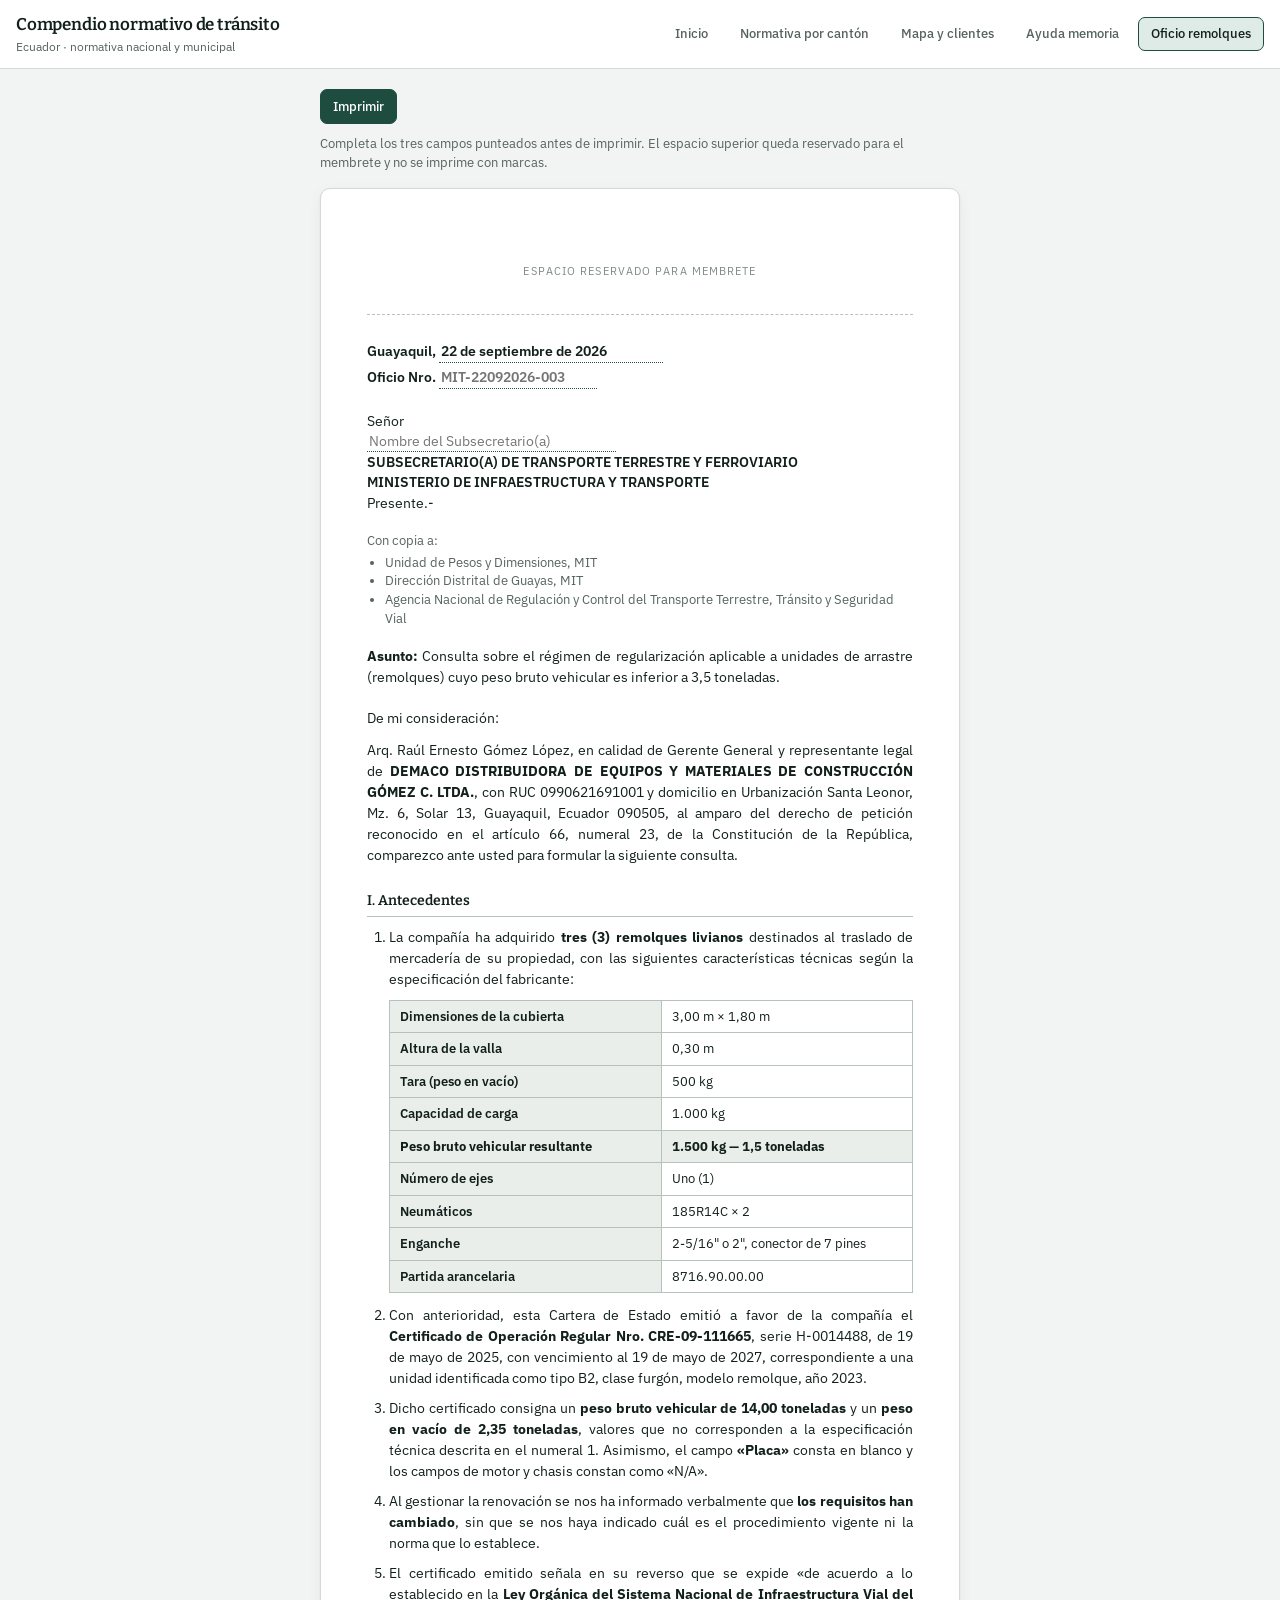
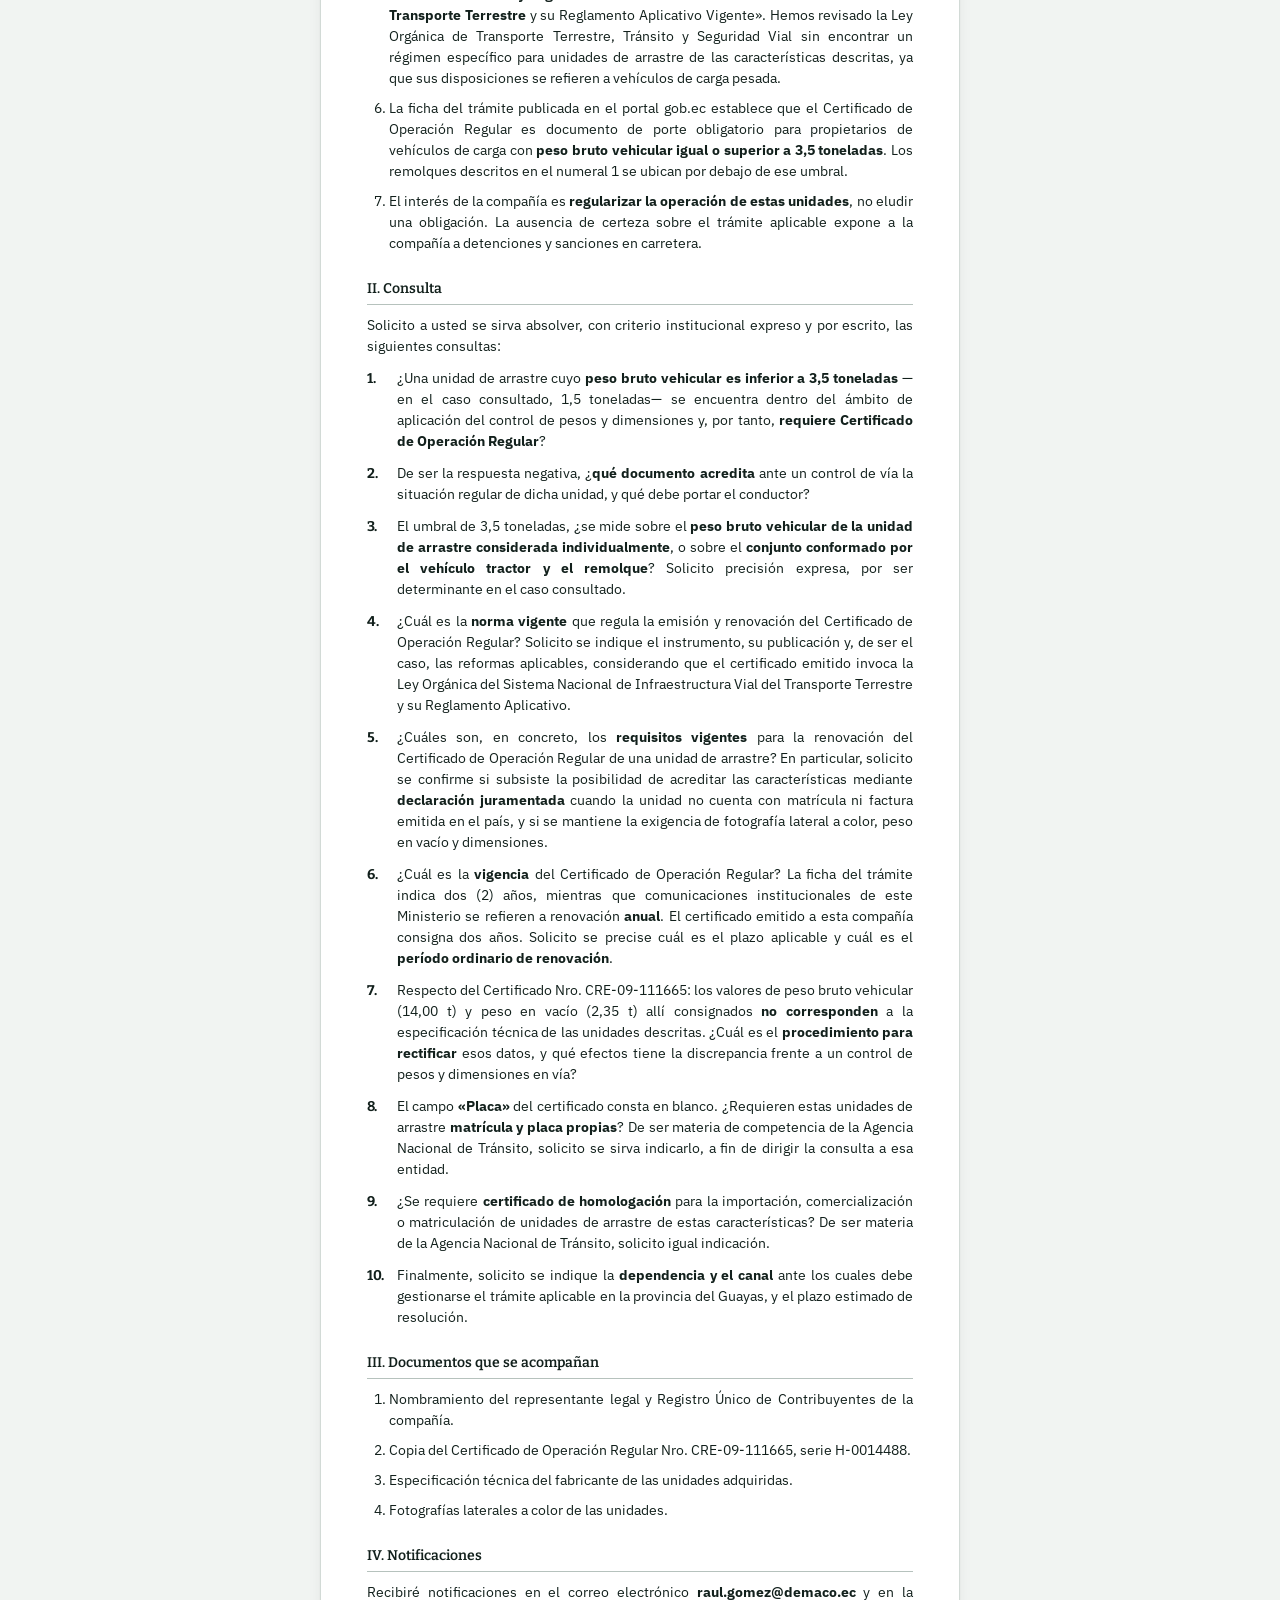
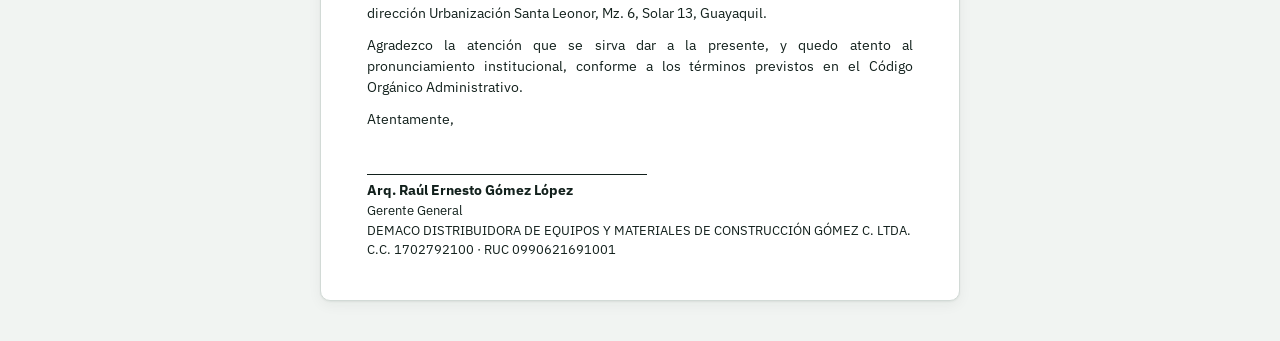
<file: normativa/web/oficio-remolques.html>
<!doctype html>
<html lang="es">
<head>
<meta charset="utf-8">
<meta name="viewport" content="width=device-width, initial-scale=1">
<title>Oficio · Remolques livianos</title>
<link rel="preconnect" href="https://fonts.googleapis.com">
<link rel="preconnect" href="https://fonts.gstatic.com" crossorigin>
<link rel="stylesheet" href="https://fonts.googleapis.com/css2?family=Bitter:wght@500;600;700&family=IBM+Plex+Mono:wght@400;500&family=IBM+Plex+Sans:wght@400;500;600&display=swap">
<link rel="stylesheet" href="estilo.css">
<style>
  .hoja { max-width: 80ch; margin: 0 auto; background: var(--surface);
          border: 1px solid var(--line); border-radius: var(--r);
          padding: 40px 46px; box-shadow: var(--shadow); }
  .membrete { height: 86px; border-bottom: 1px dashed var(--line-strong); margin-bottom: 26px;
              display: flex; align-items: center; justify-content: center;
              color: var(--ink-3); font-size: 11px; letter-spacing: .1em; text-transform: uppercase; }

  .of p { margin: 0 0 11px; text-align: justify; }
  .of .lugar { font-weight: 600; margin-bottom: 4px; text-align: left; }
  .of .num { font-weight: 600; margin-bottom: 22px; text-align: left; }
  .of .dest { margin-bottom: 18px; line-height: 1.45; }
  .of .dest .cargo { font-weight: 600; text-transform: uppercase; }
  .of .copias { font-size: 12.5px; color: var(--ink-2); margin-bottom: 18px; }
  .of .copias ul { margin: 3px 0 0; padding-left: 18px; }
  .of .asunto { margin-bottom: 20px; }

  .of h2 { font-family: var(--slab); font-size: 14px; margin: 24px 0 10px;
           padding-bottom: 5px; border-bottom: 1px solid var(--line-strong); }
  .of ol { padding-left: 22px; margin: 0 0 12px; }
  .of ol > li { margin-bottom: 9px; text-align: justify; }
  .of ol.lit { list-style: lower-alpha; margin-top: 7px; }
  .of ol.lit > li { margin-bottom: 5px; }
  .of ol.consultas { list-style: none; padding-left: 0; counter-reset: c; }
  .of ol.consultas > li { counter-increment: c; margin-bottom: 11px; padding-left: 30px;
                          position: relative; }
  .of ol.consultas > li::before { content: counter(c) "."; position: absolute; left: 0;
                                  font-weight: 700; font-family: var(--slab); }

  table.specs { width: 100%; border-collapse: collapse; margin: 10px 0 12px; font-size: 13px; }
  table.specs th, table.specs td { border: 1px solid var(--line-strong); padding: 6px 10px;
                                   text-align: left; }
  table.specs th { background: var(--surface-2); font-weight: 600; width: 52%; }
  table.specs td { font-variant-numeric: tabular-nums; }
  table.specs tr.destacada th, table.specs tr.destacada td { font-weight: 700; background: var(--surface-2); }

  .firma { margin-top: 44px; }
  .firma .linea { border-top: 1px solid var(--ink); width: 280px; margin-bottom: 5px; }
  .firma p { margin: 0; text-align: left; font-size: 13px; }
  .firma .nom { font-weight: 700; font-size: 14px; }

  .campo { border: 0; border-bottom: 1px dotted var(--accent); background: transparent;
           font: inherit; color: inherit; padding: 0 2px; min-width: 60px; }
  .campo:focus { outline: none; background: var(--accent-soft); }

  .barra { max-width: 80ch; margin: 0 auto 16px; display: flex; gap: 10px; align-items: center;
           flex-wrap: wrap; }
  .barra .nota { font-size: 12.5px; color: var(--ink-2); }

  @media print {
    @page { size: A4; margin: 18mm 20mm; }
    .topbar, .noprint { display: none !important; }
    body { background: #fff; color: #000; font-size: 11pt; line-height: 1.45; }
    .wrap { padding: 0; max-width: none; }
    .hoja { max-width: none; border: 0; border-radius: 0; padding: 0; box-shadow: none;
            background: #fff; }
    .membrete { border-bottom: 0; color: transparent; }
    .campo { border-bottom: 0; color: #000; }
    .of h2 { border-bottom-color: #000; }
    table.specs th, table.specs td { border-color: #000; }
    table.specs th, table.specs tr.destacada th, table.specs tr.destacada td { background: #eee; }
    .of h2, table.specs, .firma { break-inside: avoid; }
    li { break-inside: avoid; }
  }
</style>
</head>
<body>

<header class="topbar noprint">
  <div class="topbar-in">
    <div>
      <h1>Compendio normativo de tránsito</h1>
      <div class="sub">Ecuador · normativa nacional y municipal</div>
    </div>
    <nav class="nav">
      <a href="index.html">Inicio</a>
      <a href="cantones.html">Normativa por cantón</a>
      <a href="mapa.html">Mapa y clientes</a>
      <a href="ayuda-memoria.html">Ayuda memoria</a>
      <a href="oficio-remolques.html" aria-current="page">Oficio remolques</a>
    </nav>
  </div>
</header>

<div class="wrap">

  <div class="barra noprint">
    <button class="btn btn-pri" onclick="window.print()" type="button">Imprimir</button>
    <span class="nota">Completa los tres campos punteados antes de imprimir. El espacio superior
    queda reservado para el membrete y no se imprime con marcas.</span>
  </div>

  <div class="hoja">
    <div class="membrete">espacio reservado para membrete</div>

    <div class="of">

      <p class="lugar">Guayaquil, <input class="campo" id="f-fecha" size="26"
        value="22 de septiembre de 2026" aria-label="Fecha"></p>
      <p class="num">Oficio Nro. <input class="campo" id="f-num" size="22"
        placeholder="MIT-22092026-003" aria-label="Número de oficio"></p>

      <div class="dest">
        Señor<br>
        <input class="campo" id="f-autoridad" size="42"
          placeholder="Nombre del Subsecretario(a)" aria-label="Nombre de la autoridad"><br>
        <span class="cargo">Subsecretario(a) de Transporte Terrestre y Ferroviario</span><br>
        <span class="cargo">Ministerio de Infraestructura y Transporte</span><br>
        Presente.-
      </div>

      <div class="copias">
        Con copia a:
        <ul>
          <li>Unidad de Pesos y Dimensiones, MIT</li>
          <li>Dirección Distrital de Guayas, MIT</li>
          <li>Agencia Nacional de Regulación y Control del Transporte Terrestre, Tránsito y Seguridad Vial</li>
        </ul>
      </div>

      <p class="asunto"><strong>Asunto:</strong> Consulta sobre el régimen de regularización
      aplicable a unidades de arrastre (remolques) cuyo peso bruto vehicular es inferior a
      3,5 toneladas.</p>

      <p>De mi consideración:</p>

      <p>Arq. Raúl Ernesto Gómez López, en calidad de Gerente General y representante legal de
      <strong>DEMACO DISTRIBUIDORA DE EQUIPOS Y MATERIALES DE CONSTRUCCIÓN GÓMEZ C. LTDA.</strong>,
      con RUC 0990621691001 y domicilio en Urbanización Santa Leonor, Mz. 6, Solar 13, Guayaquil,
      Ecuador 090505, al amparo del derecho de petición reconocido en el artículo 66, numeral 23,
      de la Constitución de la República, comparezco ante usted para formular la siguiente consulta.</p>

      <h2>I. Antecedentes</h2>
      <ol>
        <li>La compañía ha adquirido <strong>tres (3) remolques livianos</strong> destinados al
        traslado de mercadería de su propiedad, con las siguientes características técnicas según
        la especificación del fabricante:

          <table class="specs">
            <tr><th>Dimensiones de la cubierta</th><td>3,00 m × 1,80 m</td></tr>
            <tr><th>Altura de la valla</th><td>0,30 m</td></tr>
            <tr><th>Tara (peso en vacío)</th><td>500 kg</td></tr>
            <tr><th>Capacidad de carga</th><td>1.000 kg</td></tr>
            <tr class="destacada"><th>Peso bruto vehicular resultante</th><td>1.500 kg — 1,5 toneladas</td></tr>
            <tr><th>Número de ejes</th><td>Uno (1)</td></tr>
            <tr><th>Neumáticos</th><td>185R14C × 2</td></tr>
            <tr><th>Enganche</th><td>2-5/16" o 2", conector de 7 pines</td></tr>
            <tr><th>Partida arancelaria</th><td>8716.90.00.00</td></tr>
          </table>
        </li>

        <li>Con anterioridad, esta Cartera de Estado emitió a favor de la compañía el
        <strong>Certificado de Operación Regular Nro. CRE-09-111665</strong>, serie H-0014488, de
        19 de mayo de 2025, con vencimiento al 19 de mayo de 2027, correspondiente a una unidad
        identificada como tipo B2, clase furgón, modelo remolque, año 2023.</li>

        <li>Dicho certificado consigna un <strong>peso bruto vehicular de 14,00 toneladas</strong>
        y un <strong>peso en vacío de 2,35 toneladas</strong>, valores que no corresponden a la
        especificación técnica descrita en el numeral 1. Asimismo, el campo <strong>«Placa»</strong>
        consta en blanco y los campos de motor y chasis constan como «N/A».</li>

        <li>Al gestionar la renovación se nos ha informado verbalmente que
        <strong>los requisitos han cambiado</strong>, sin que se nos haya indicado cuál es el
        procedimiento vigente ni la norma que lo establece.</li>

        <li>El certificado emitido señala en su reverso que se expide «de acuerdo a lo establecido
        en la <strong>Ley Orgánica del Sistema Nacional de Infraestructura Vial del Transporte
        Terrestre</strong> y su Reglamento Aplicativo Vigente». Hemos revisado la Ley Orgánica de
        Transporte Terrestre, Tránsito y Seguridad Vial sin encontrar un régimen específico para
        unidades de arrastre de las características descritas, ya que sus disposiciones se refieren
        a vehículos de carga pesada.</li>

        <li>La ficha del trámite publicada en el portal gob.ec establece que el Certificado de
        Operación Regular es documento de porte obligatorio para propietarios de vehículos de carga
        con <strong>peso bruto vehicular igual o superior a 3,5 toneladas</strong>. Los remolques
        descritos en el numeral 1 se ubican por debajo de ese umbral.</li>

        <li>El interés de la compañía es <strong>regularizar la operación de estas unidades</strong>,
        no eludir una obligación. La ausencia de certeza sobre el trámite aplicable expone a la
        compañía a detenciones y sanciones en carretera.</li>
      </ol>

      <h2>II. Consulta</h2>
      <p>Solicito a usted se sirva absolver, con criterio institucional expreso y por escrito, las
      siguientes consultas:</p>

      <ol class="consultas">
        <li>¿Una unidad de arrastre cuyo <strong>peso bruto vehicular es inferior a 3,5
        toneladas</strong> —en el caso consultado, 1,5 toneladas— se encuentra dentro del ámbito de
        aplicación del control de pesos y dimensiones y, por tanto, <strong>requiere Certificado de
        Operación Regular</strong>?</li>

        <li>De ser la respuesta negativa, ¿<strong>qué documento acredita</strong> ante un control
        de vía la situación regular de dicha unidad, y qué debe portar el conductor?</li>

        <li>El umbral de 3,5 toneladas, ¿se mide sobre el <strong>peso bruto vehicular de la unidad
        de arrastre considerada individualmente</strong>, o sobre el <strong>conjunto conformado por
        el vehículo tractor y el remolque</strong>? Solicito precisión expresa, por ser determinante
        en el caso consultado.</li>

        <li>¿Cuál es la <strong>norma vigente</strong> que regula la emisión y renovación del
        Certificado de Operación Regular? Solicito se indique el instrumento, su publicación y, de
        ser el caso, las reformas aplicables, considerando que el certificado emitido invoca la Ley
        Orgánica del Sistema Nacional de Infraestructura Vial del Transporte Terrestre y su
        Reglamento Aplicativo.</li>

        <li>¿Cuáles son, en concreto, los <strong>requisitos vigentes</strong> para la renovación del
        Certificado de Operación Regular de una unidad de arrastre? En particular, solicito se
        confirme si subsiste la posibilidad de acreditar las características mediante
        <strong>declaración juramentada</strong> cuando la unidad no cuenta con matrícula ni factura
        emitida en el país, y si se mantiene la exigencia de fotografía lateral a color, peso en
        vacío y dimensiones.</li>

        <li>¿Cuál es la <strong>vigencia</strong> del Certificado de Operación Regular? La ficha del
        trámite indica dos (2) años, mientras que comunicaciones institucionales de este Ministerio
        se refieren a renovación <strong>anual</strong>. El certificado emitido a esta compañía
        consigna dos años. Solicito se precise cuál es el plazo aplicable y cuál es el
        <strong>período ordinario de renovación</strong>.</li>

        <li>Respecto del Certificado Nro. CRE-09-111665: los valores de peso bruto vehicular
        (14,00 t) y peso en vacío (2,35 t) allí consignados <strong>no corresponden</strong> a la
        especificación técnica de las unidades descritas. ¿Cuál es el <strong>procedimiento para
        rectificar</strong> esos datos, y qué efectos tiene la discrepancia frente a un control de
        pesos y dimensiones en vía?</li>

        <li>El campo <strong>«Placa»</strong> del certificado consta en blanco. ¿Requieren estas
        unidades de arrastre <strong>matrícula y placa propias</strong>? De ser materia de
        competencia de la Agencia Nacional de Tránsito, solicito se sirva indicarlo, a fin de dirigir
        la consulta a esa entidad.</li>

        <li>¿Se requiere <strong>certificado de homologación</strong> para la importación,
        comercialización o matriculación de unidades de arrastre de estas características? De ser
        materia de la Agencia Nacional de Tránsito, solicito igual indicación.</li>

        <li>Finalmente, solicito se indique la <strong>dependencia y el canal</strong> ante los
        cuales debe gestionarse el trámite aplicable en la provincia del Guayas, y el plazo estimado
        de resolución.</li>
      </ol>

      <h2>III. Documentos que se acompañan</h2>
      <ol>
        <li>Nombramiento del representante legal y Registro Único de Contribuyentes de la compañía.</li>
        <li>Copia del Certificado de Operación Regular Nro. CRE-09-111665, serie H-0014488.</li>
        <li>Especificación técnica del fabricante de las unidades adquiridas.</li>
        <li>Fotografías laterales a color de las unidades.</li>
      </ol>

      <h2>IV. Notificaciones</h2>
      <p>Recibiré notificaciones en el correo electrónico <strong>raul.gomez@demaco.ec</strong> y en
      la dirección Urbanización Santa Leonor, Mz. 6, Solar 13, Guayaquil.</p>

      <p>Agradezco la atención que se sirva dar a la presente, y quedo atento al pronunciamiento
      institucional, conforme a los términos previstos en el Código Orgánico Administrativo.</p>

      <p>Atentamente,</p>

      <div class="firma">
        <div class="linea"></div>
        <p class="nom">Arq. Raúl Ernesto Gómez López</p>
        <p>Gerente General</p>
        <p>DEMACO DISTRIBUIDORA DE EQUIPOS Y MATERIALES DE CONSTRUCCIÓN GÓMEZ C. LTDA.</p>
        <p>C.C. 1702792100 · RUC 0990621691001</p>
      </div>

    </div>
  </div>
</div>

<script>
(function () {
  "use strict";
  // Los campos editables se conservan en este navegador entre visitas, para no
  // reescribirlos en cada impresión. No salen del equipo.
  var ids = ["f-fecha", "f-num", "f-autoridad"];
  ids.forEach(function (id) {
    var el = document.getElementById(id);
    if (!el) return;
    try {
      var v = localStorage.getItem("oficio.remolques." + id);
      if (v !== null) el.value = v;
    } catch (e) {}
    el.addEventListener("input", function () {
      try { localStorage.setItem("oficio.remolques." + id, el.value); } catch (e) {}
      ajustar(el);
    });
    ajustar(el);
  });
  // El input crece con el contenido para que no se corte al imprimir
  function ajustar(el) {
    el.size = Math.max((el.value || el.placeholder || "").length + 1, 10);
  }
})();
</script>
</body>
</html>
</file>
<file: normativa/web/estilo.css>
/* Compendio normativo de tránsito — hoja común de las páginas web. */

:root {
  --bg:#F1F4F2; --surface:#FFFFFF; --surface-2:#E9EEEB; --surface-3:#DFE6E2;
  --ink:#12201C; --ink-2:#556360; --ink-3:#7C8B86;
  --line:#D2DAD6; --line-strong:#B6C2BD;
  --accent:#1E4D40; --accent-ink:#FFFFFF; --accent-soft:#DFEBE6;
  --signal:#B3890C;
  --ok:#1B7550; --warn:#8F6209; --crit:#A1382A;
  --ok-soft:#DCEDE4; --warn-soft:#F4E9D2; --crit-soft:#F4DFDB;
  --shadow:0 1px 2px rgba(18,32,28,.06), 0 4px 14px rgba(18,32,28,.05);
  --r:10px;
  --sans:"IBM Plex Sans", system-ui, -apple-system, "Segoe UI", sans-serif;
  --slab:"Bitter", Georgia, "Times New Roman", serif;
  --mono:"IBM Plex Mono", ui-monospace, "SF Mono", Menlo, monospace;
  color-scheme: light dark;
}
@media (prefers-color-scheme: dark) {
  :root:not([data-theme="light"]) {
    --bg:#0D1513; --surface:#15201D; --surface-2:#1C2926; --surface-3:#24332E;
    --ink:#E6EDEA; --ink-2:#9EAEA9; --ink-3:#7E8F89;
    --line:#293833; --line-strong:#3A4C46;
    --accent:#6FBBA1; --accent-ink:#0D1513; --accent-soft:#1A2E28;
    --signal:#DCB235;
    --ok:#4FAE80; --warn:#C79B34; --crit:#D7796A;
    --ok-soft:#162E24; --warn-soft:#2E2617; --crit-soft:#2E1C18;
    --shadow:0 1px 2px rgba(0,0,0,.4), 0 4px 14px rgba(0,0,0,.3);
  }
}
:root[data-theme="dark"] {
  --bg:#0D1513; --surface:#15201D; --surface-2:#1C2926; --surface-3:#24332E;
  --ink:#E6EDEA; --ink-2:#9EAEA9; --ink-3:#7E8F89;
  --line:#293833; --line-strong:#3A4C46;
  --accent:#6FBBA1; --accent-ink:#0D1513; --accent-soft:#1A2E28;
  --signal:#DCB235;
  --ok:#4FAE80; --warn:#C79B34; --crit:#D7796A;
  --ok-soft:#162E24; --warn-soft:#2E2617; --crit-soft:#2E1C18;
  --shadow:0 1px 2px rgba(0,0,0,.4), 0 4px 14px rgba(0,0,0,.3);
}

* { box-sizing: border-box; }
html, body { margin:0; padding:0; }
body {
  background:var(--bg); color:var(--ink);
  font-family:var(--sans); font-size:14px; line-height:1.5;
  -webkit-font-smoothing:antialiased;
}
h1,h2,h3,h4 { font-family:var(--slab); font-weight:600; margin:0; text-wrap:balance; }
a { color:var(--accent); }
button, input, select, textarea { font:inherit; color:inherit; }
:focus-visible { outline:2px solid var(--accent); outline-offset:2px; border-radius:4px; }
.mono { font-family:var(--mono); font-variant-numeric:tabular-nums; }

/* ---------- barra superior ---------- */
.topbar { background:var(--surface); border-bottom:1px solid var(--line); }
.topbar-in { max-width:1320px; margin:0 auto; padding:12px 16px;
             display:flex; gap:18px; align-items:center; flex-wrap:wrap; }
.topbar h1 { font-size:17px; letter-spacing:-.01em; }
.topbar .sub { font-size:12px; color:var(--ink-2); }
.nav { margin-left:auto; display:flex; gap:6px; flex-wrap:wrap; }
.nav a { text-decoration:none; padding:6px 12px; border-radius:7px; font-weight:500;
         border:1px solid transparent; color:var(--ink-2); font-size:13px; }
.nav a:hover { background:var(--surface-2); }
.nav a[aria-current="page"] { background:var(--accent-soft); color:var(--ink);
                              border-color:var(--accent); }

.wrap { max-width:1320px; margin:0 auto; padding:20px 16px 40px; }

/* ---------- avisos ---------- */
.aviso { padding:11px 14px; border-radius:8px; font-size:13px;
         border:1px solid var(--line); background:var(--surface-2); color:var(--ink-2); }
.aviso.warn { background:var(--warn-soft); border-color:var(--warn); color:var(--warn); }
.aviso strong { color:var(--ink); }
.aviso.warn strong { color:var(--warn); }

/* ---------- paneles y tablas ---------- */
.panel { background:var(--surface); border:1px solid var(--line); border-radius:var(--r);
         box-shadow:var(--shadow); }
.panel + .panel { margin-top:18px; }
.ph { padding:13px 16px; border-bottom:1px solid var(--line);
      display:flex; align-items:center; gap:10px; flex-wrap:wrap; }
.ph h2 { font-size:15px; }
.ph h3 { font-size:14px; }
.ph .count { margin-left:auto; font-family:var(--mono); font-size:11px; color:var(--ink-3); }

.tabla-scroll { overflow-x:auto; }
table { border-collapse:collapse; width:100%; font-size:13px; }
th, td { text-align:left; padding:9px 12px; border-top:1px solid var(--line);
         vertical-align:top; }
thead th { border-top:0; border-bottom:1px solid var(--line-strong);
           font-size:10px; letter-spacing:.08em; text-transform:uppercase;
           color:var(--ink-3); font-weight:600; white-space:nowrap;
           background:var(--surface-2); position:sticky; top:0; z-index:1; }
tbody tr:hover { background:var(--surface-2); }
td.num { font-family:var(--mono); font-variant-numeric:tabular-nums; white-space:nowrap; }

/* ---------- píldoras y etiquetas ---------- */
.pill { display:inline-block; font-size:11px; font-weight:500; padding:2px 9px;
        border-radius:99px; white-space:nowrap; }
.p-ok { background:var(--ok-soft); color:var(--ok); }
.p-warn { background:var(--warn-soft); color:var(--warn); }
.p-crit { background:var(--crit-soft); color:var(--crit); }
.p-neutro { background:var(--surface-3); color:var(--ink-2); }
.tag { display:inline-block; font-size:11px; padding:2px 8px; border-radius:99px;
       background:var(--surface-2); border:1px solid var(--line); color:var(--ink-2); }
.falta { color:var(--ink-3); font-style:italic; }

/* ---------- controles ---------- */
.btn { border:1px solid var(--line-strong); background:var(--surface); color:var(--ink);
       padding:7px 12px; border-radius:7px; cursor:pointer; font-weight:500; font-size:13px; }
.btn:hover { background:var(--surface-2); }
.btn-pri { background:var(--accent); color:var(--accent-ink); border-color:var(--accent); }
.btn-pri:hover { filter:brightness(1.08); }
.btn-sm { padding:4px 9px; font-size:12px; border-radius:6px; }
.btn[disabled] { opacity:.5; cursor:not-allowed; }
select, input[type="text"], input[type="number"], input[type="search"] {
  background:var(--bg); border:1px solid var(--line-strong); border-radius:7px; padding:6px 9px; }

.lbl { font-size:10px; letter-spacing:.09em; text-transform:uppercase; color:var(--ink-3);
       display:block; margin-bottom:3px; }

.foot { margin-top:26px; color:var(--ink-3); font-size:12px; max-width:80ch; }
.foot code { font-family:var(--mono); font-size:11px; }

@media (max-width:620px) {
  .topbar-in { gap:10px; }
  .nav { margin-left:0; width:100%; }
}
</file>
